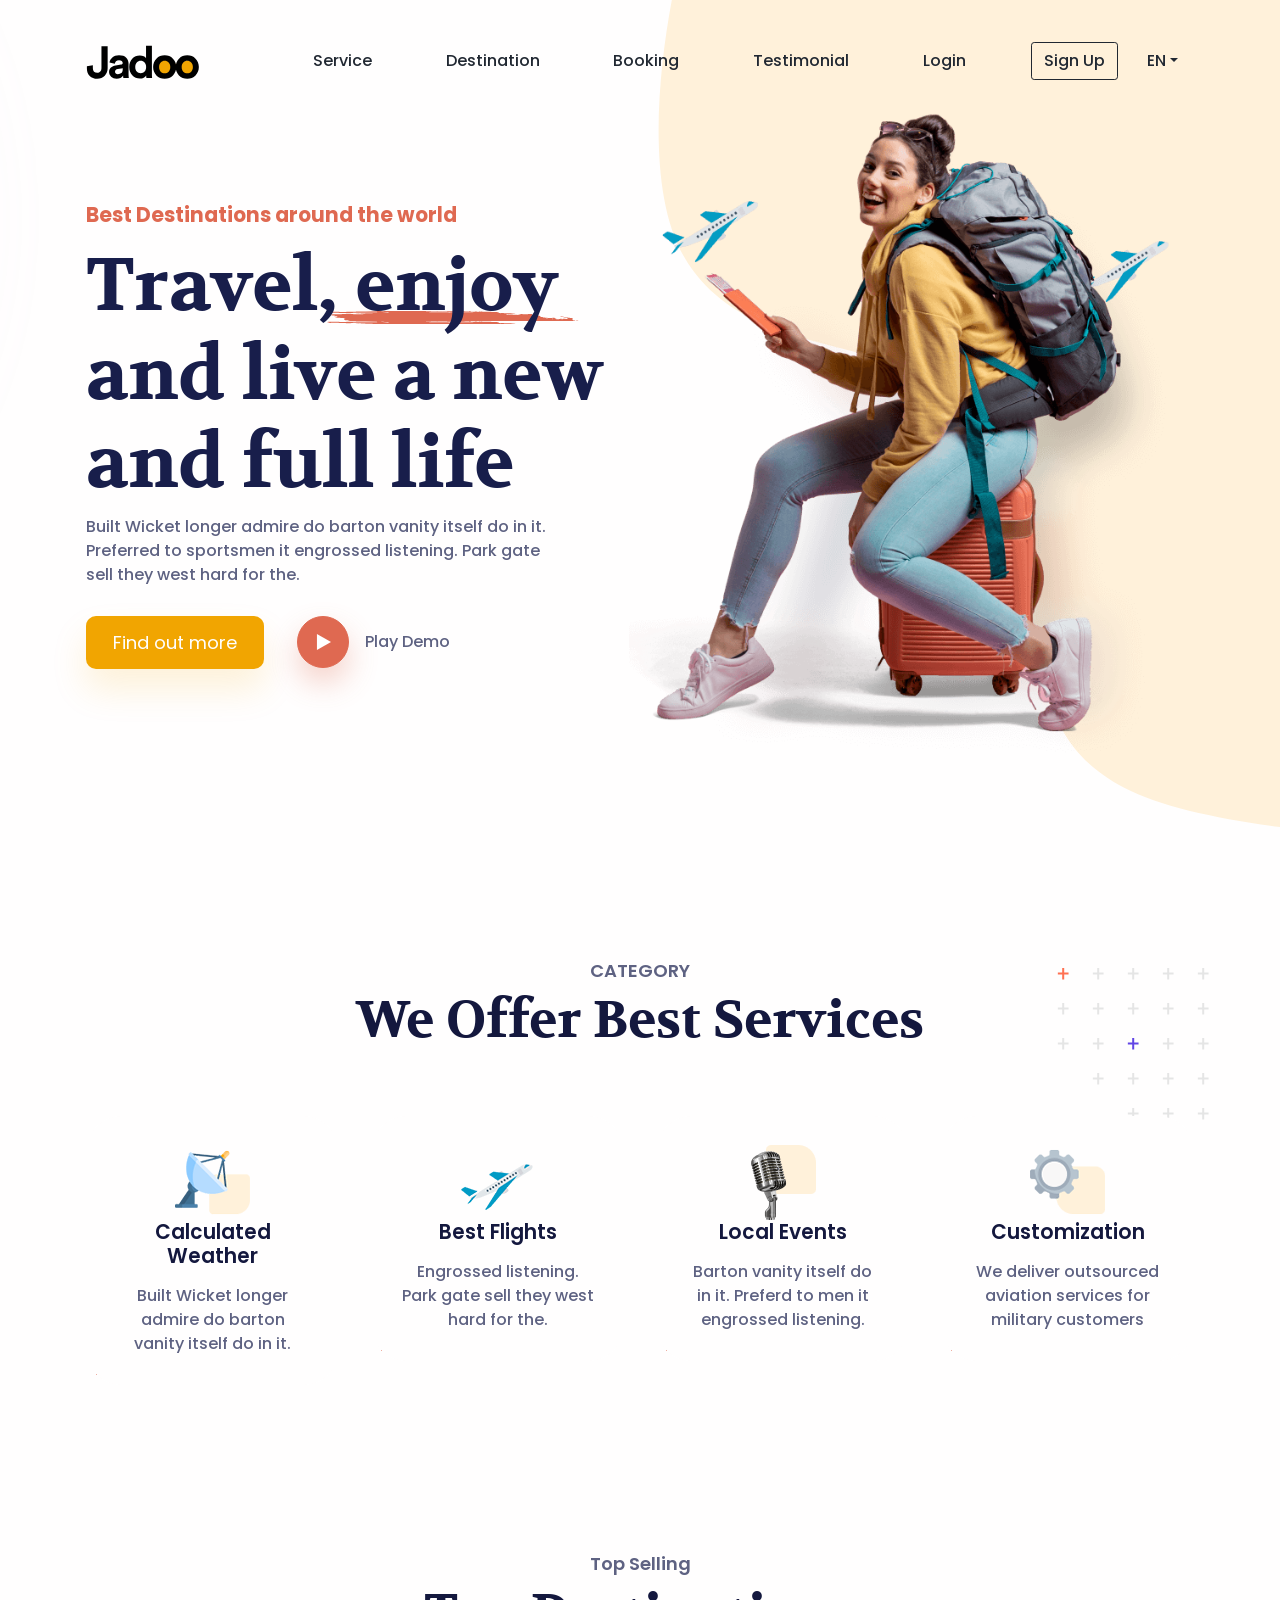
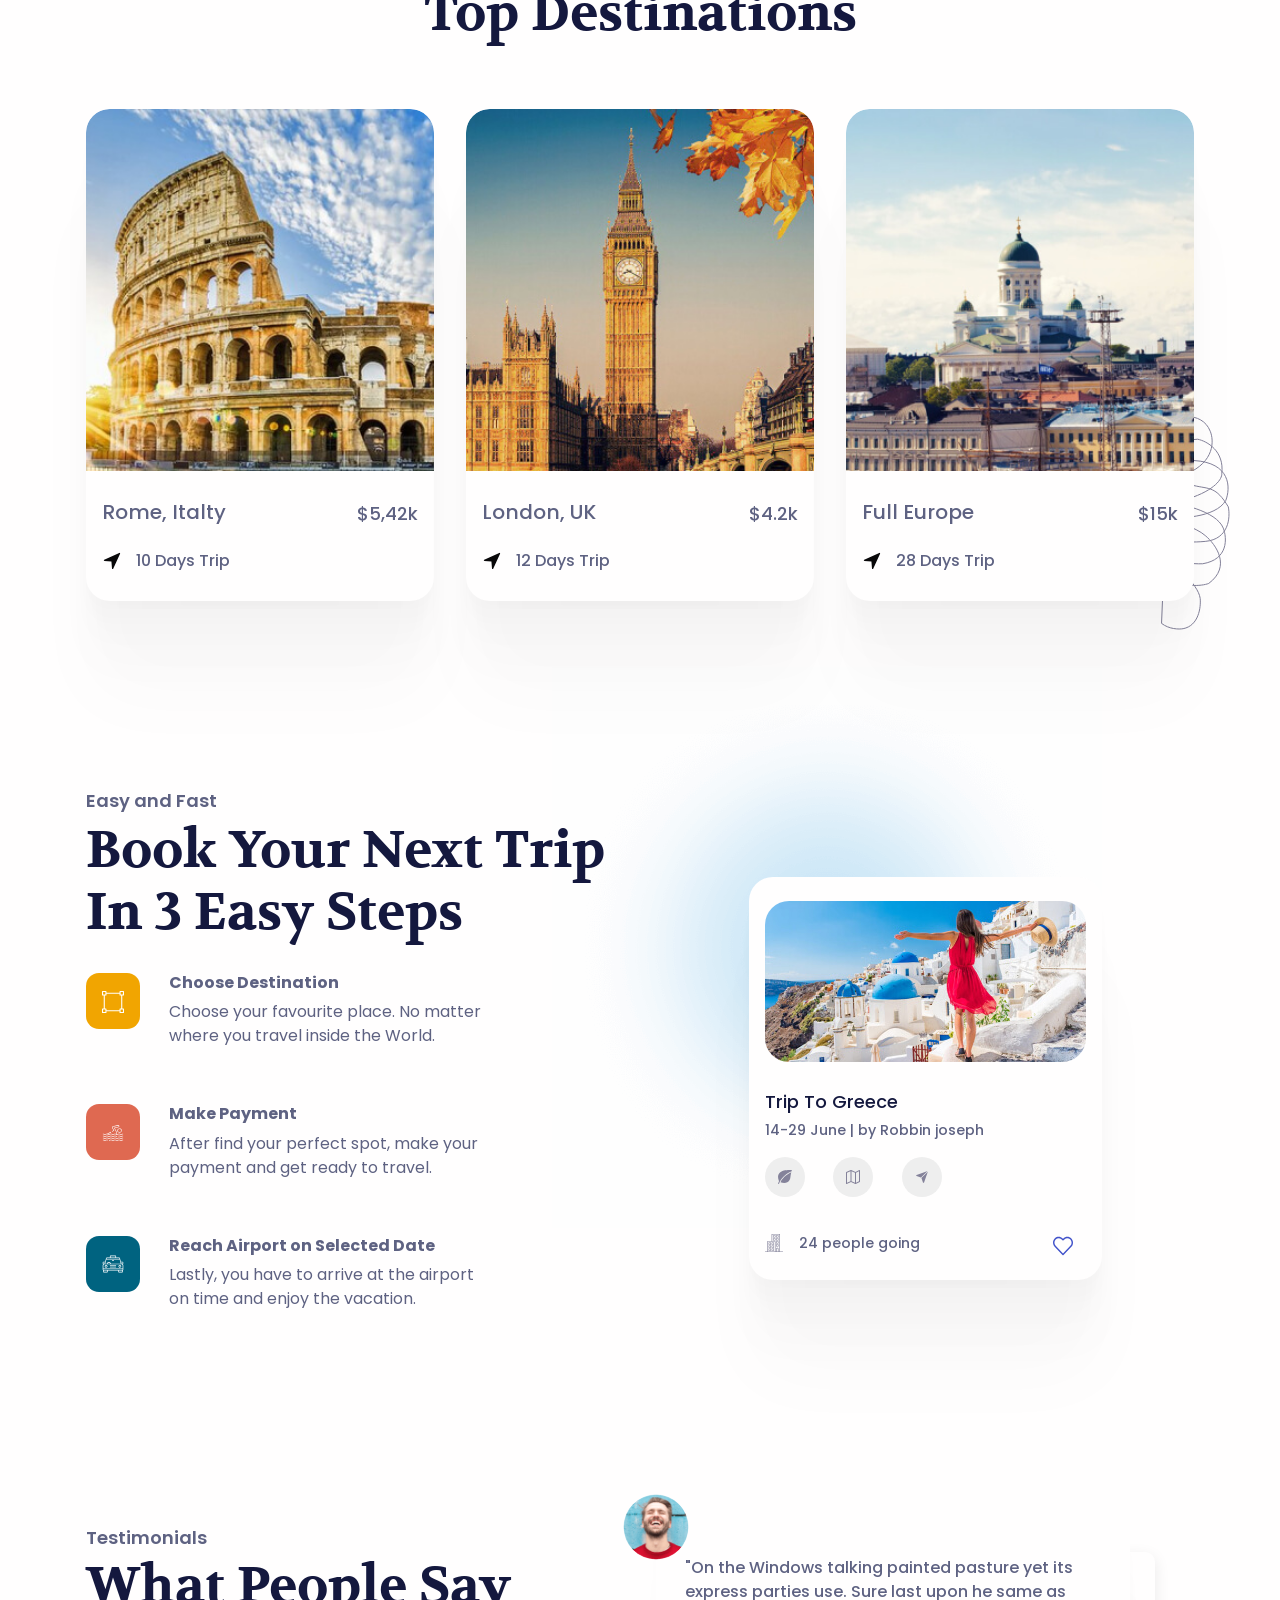
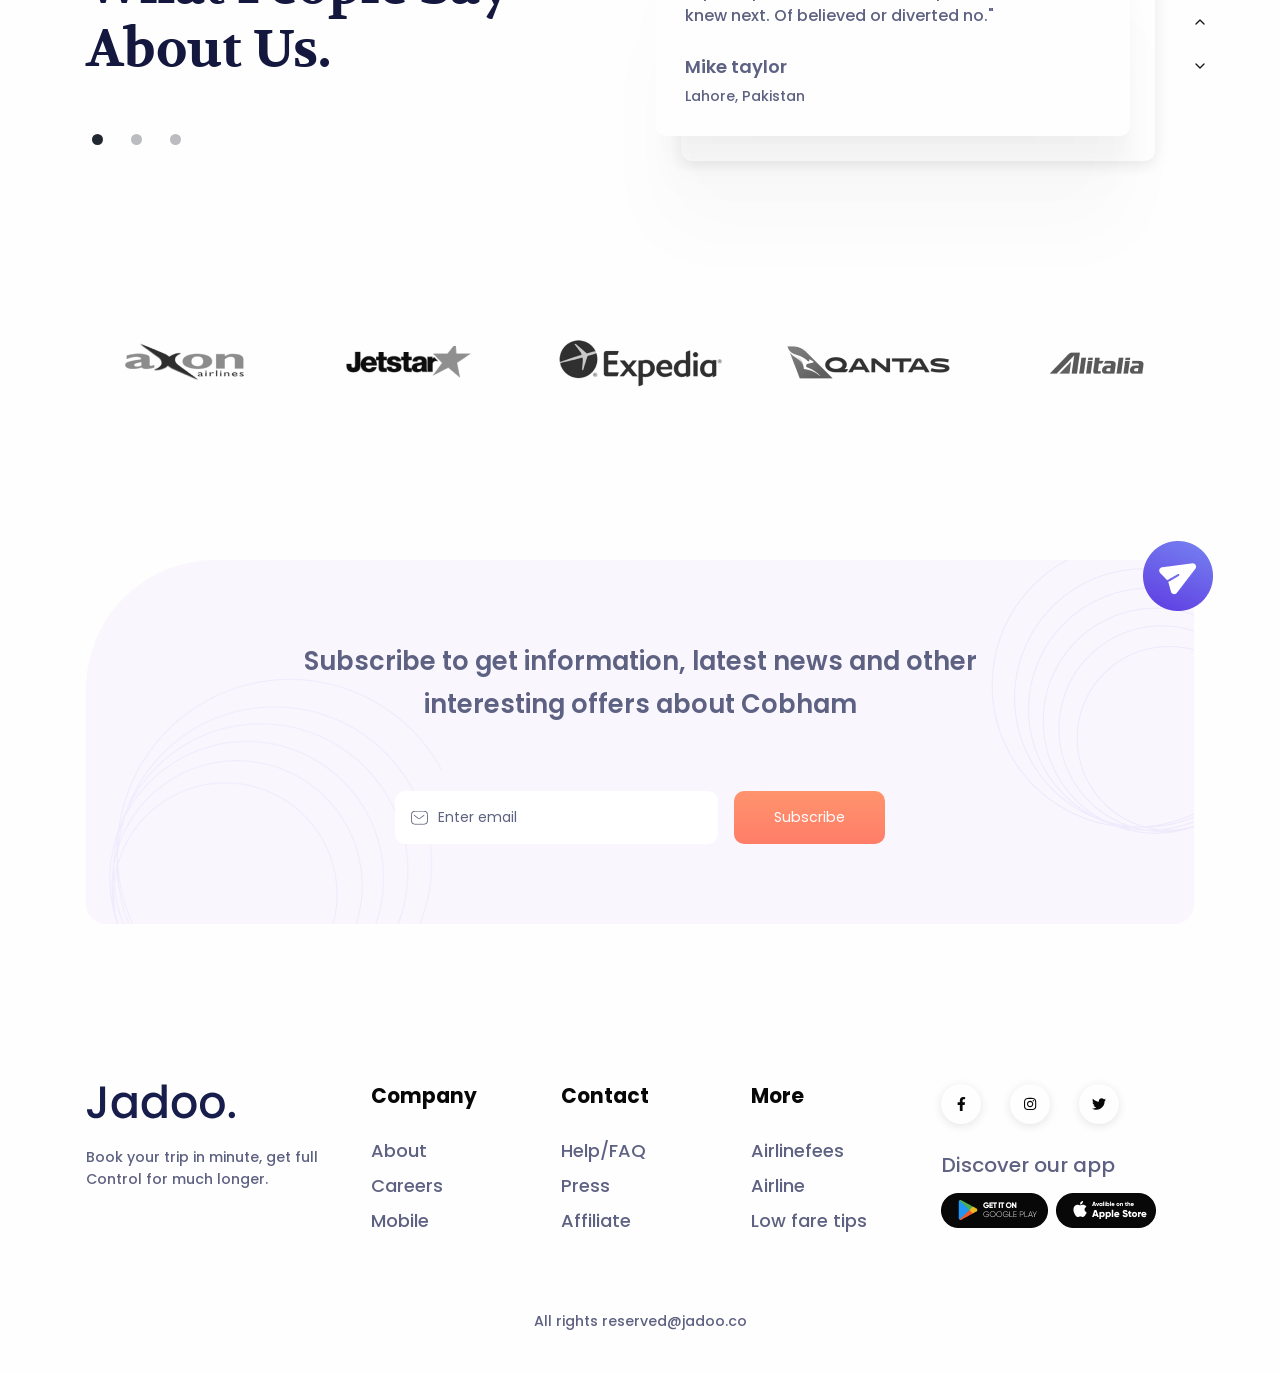
<file: public/index.html>
<!DOCTYPE html>
<html lang="en-US" dir="ltr">

  <head>
    <meta charset="utf-8">
    <meta http-equiv="X-UA-Compatible" content="IE=edge">
    <meta name="viewport" content="width=device-width, initial-scale=1">


    <!-- ===============================================-->
    <!--    Document Title-->
    <!-- ===============================================-->
    <title>Jadoo | Travel Agency Landing Page UI</title>


    <!-- ===============================================-->
    <!--    Favicons-->
    <!-- ===============================================-->
    <link rel="apple-touch-icon" sizes="180x180" href="assets/img/favicons/apple-touch-icon.png">
    <link rel="icon" type="image/png" sizes="32x32" href="assets/img/favicons/favicon-32x32.png">
    <link rel="icon" type="image/png" sizes="16x16" href="assets/img/favicons/favicon-16x16.png">
    <link rel="shortcut icon" type="image/x-icon" href="assets/img/favicons/favicon.ico">
    <link rel="manifest" href="assets/img/favicons/manifest.json">
    <meta name="msapplication-TileImage" content="assets/img/favicons/mstile-150x150.png">
    <meta name="theme-color" content="#ffffff">


    <!-- ===============================================-->
    <!--    Stylesheets-->
    <!-- ===============================================-->
    <link href="assets/css/theme.css" rel="stylesheet" />

  </head>


  <body>

    <!-- ===============================================-->
    <!--    Main Content-->
    <!-- ===============================================-->
    <main class="main" id="top">
      <nav class="navbar navbar-expand-lg navbar-light fixed-top py-5 d-block" data-navbar-on-scroll="data-navbar-on-scroll">
        <div class="container"><a class="navbar-brand" href="index.html"><img src="assets/img/logo.svg" height="34" alt="logo" /></a>
          <button class="navbar-toggler" type="button" data-bs-toggle="collapse" data-bs-target="#navbarSupportedContent" aria-controls="navbarSupportedContent" aria-expanded="false" aria-label="Toggle navigation"><span class="navbar-toggler-icon"> </span></button>
          <div class="collapse navbar-collapse border-top border-lg-0 mt-4 mt-lg-0" id="navbarSupportedContent">
            <ul class="navbar-nav ms-auto pt-2 pt-lg-0 font-base align-items-lg-center align-items-start">
              <li class="nav-item px-3 px-xl-4"><a class="nav-link fw-medium" aria-current="page" href="#service">Service</a></li>
              <li class="nav-item px-3 px-xl-4"><a class="nav-link fw-medium" aria-current="page" href="#destination">Destination</a></li>
              <li class="nav-item px-3 px-xl-4"><a class="nav-link fw-medium" aria-current="page" href="#booking">Booking</a></li>
              <li class="nav-item px-3 px-xl-4"><a class="nav-link fw-medium" aria-current="page" href="#testimonial">Testimonial</a></li>
              <li class="nav-item px-3 px-xl-4"><a class="nav-link fw-medium" aria-current="page" href="#!">Login</a></li>
              <li class="nav-item px-3 px-xl-4"><a class="btn btn-outline-dark order-1 order-lg-0 fw-medium" href="#!">Sign Up</a></li>
              <li class="nav-item dropdown px-3 px-lg-0"> <a class="d-inline-block ps-0 py-2 pe-3 text-decoration-none dropdown-toggle fw-medium" href="#" id="navbarDropdown" role="button" data-bs-toggle="dropdown" aria-expanded="false">EN</a>
                <ul class="dropdown-menu dropdown-menu-end border-0 shadow-lg" style="border-radius:0.3rem;" aria-labelledby="navbarDropdown">
                  <li><a class="dropdown-item" href="#!">EN</a></li>
                  <li><a class="dropdown-item" href="#!">BN</a></li>
                </ul>
              </li>
            </ul>
          </div>
        </div>
      </nav>
      <section style="padding-top: 7rem;">
        <div class="bg-holder" style="background-image:url(assets/img/hero/hero-bg.svg);">
        </div>
        <!--/.bg-holder-->

        <div class="container">
          <div class="row align-items-center">
            <div class="col-md-5 col-lg-6 order-0 order-md-1 text-end"><img class="pt-7 pt-md-0 hero-img" src="assets/img/hero/hero-img.png" alt="hero-header" /></div>
            <div class="col-md-7 col-lg-6 text-md-start text-center py-6">
              <h4 class="fw-bold text-danger mb-3">Best Destinations around the world</h4>
              <h1 class="hero-title">Travel, enjoy and live a new and full life</h1>
              <p class="mb-4 fw-medium">Built Wicket longer admire do barton vanity itself do in it.<br class="d-none d-xl-block" />Preferred to sportsmen it engrossed listening. Park gate<br class="d-none d-xl-block" />sell they west hard for the.</p>
              <div class="text-center text-md-start"> <a class="btn btn-primary btn-lg me-md-4 mb-3 mb-md-0 border-0 primary-btn-shadow" href="#!" role="button">Find out more</a>
                <div class="w-100 d-block d-md-none"></div><a href="#!" role="button" data-bs-toggle="modal" data-bs-target="#popupVideo"><span class="btn btn-danger round-btn-lg rounded-circle me-3 danger-btn-shadow"> <img src="assets/img/hero/play.svg" width="15" alt="paly"/></span></a><span class="fw-medium">Play Demo</span>
                <div class="modal fade" id="popupVideo" tabindex="-1" aria-labelledby="popupVideo" aria-hidden="true">
                  <div class="modal-dialog modal-dialog-centered modal-lg">
                    <div class="modal-content">
                      <iframe class="rounded" style="width:100%;max-height:500px;" height="500px" src="https://www.youtube.com/embed/_lhdhL4UDIo" title="YouTube video player" allow="accelerometer; autoplay; clipboard-write; encrypted-media; gyroscope; picture-in-picture" allowfullscreen="allowfullscreen"></iframe>
                    </div>
                  </div>
                </div>
              </div>
            </div>
          </div>
        </div>
      </section>


      <!-- ============================================-->
      <!-- <section> begin ============================-->
      <section class="pt-5 pt-md-9" id="service">

        <div class="container">
          <div class="position-absolute z-index--1 end-0 d-none d-lg-block"><img src="assets/img/category/shape.svg" style="max-width: 200px" alt="service" /></div>
          <div class="mb-7 text-center">
            <h5 class="text-secondary">CATEGORY </h5>
            <h3 class="fs-xl-10 fs-lg-8 fs-7 fw-bold font-cursive text-capitalize">We Offer Best Services</h3>
          </div>
          <div class="row">
            <div class="col-lg-3 col-sm-6 mb-6">
              <div class="card service-card shadow-hover rounded-3 text-center align-items-center">
                <div class="card-body p-xxl-5 p-4"> <img src="assets/img/category/icon1.png" width="75" alt="Service" />
                  <h4 class="mb-3">Calculated Weather</h4>
                  <p class="mb-0 fw-medium">Built Wicket longer admire do barton vanity itself do in it.</p>
                </div>
              </div>
            </div>
            <div class="col-lg-3 col-sm-6 mb-6">
              <div class="card service-card shadow-hover rounded-3 text-center align-items-center">
                <div class="card-body p-xxl-5 p-4"> <img src="assets/img/category/icon2.png" width="75" alt="Service" />
                  <h4 class="mb-3">Best Flights</h4>
                  <p class="mb-0 fw-medium">Engrossed listening. Park gate sell they west hard for the.</p>
                </div>
              </div>
            </div>
            <div class="col-lg-3 col-sm-6 mb-6">
              <div class="card service-card shadow-hover rounded-3 text-center align-items-center">
                <div class="card-body p-xxl-5 p-4"> <img src="assets/img/category/icon3.png" width="75" alt="Service" />
                  <h4 class="mb-3">Local Events</h4>
                  <p class="mb-0 fw-medium">Barton vanity itself do in it. Preferd to men it engrossed listening.</p>
                </div>
              </div>
            </div>
            <div class="col-lg-3 col-sm-6 mb-6">
              <div class="card service-card shadow-hover rounded-3 text-center align-items-center">
                <div class="card-body p-xxl-5 p-4"> <img src="assets/img/category/icon4.png" width="75" alt="Service" />
                  <h4 class="mb-3">Customization</h4>
                  <p class="mb-0 fw-medium">We deliver outsourced aviation services for military customers</p>
                </div>
              </div>
            </div>
          </div>
        </div><!-- end of .container-->

      </section>
      <!-- <section> close ============================-->
      <!-- ============================================-->




      <!-- ============================================-->
      <!-- <section> begin ============================-->
      <section class="pt-5" id="destination">

        <div class="container">
          <div class="position-absolute start-100 bottom-0 translate-middle-x d-none d-xl-block ms-xl-n4"><img src="assets/img/dest/shape.svg" alt="destination" /></div>
          <div class="mb-7 text-center">
            <h5 class="text-secondary">Top Selling </h5>
            <h3 class="fs-xl-10 fs-lg-8 fs-7 fw-bold font-cursive text-capitalize">Top Destinations</h3>
          </div>
          <div class="row">
            <div class="col-md-4 mb-4">
              <div class="card overflow-hidden shadow"> <img class="card-img-top" src="assets/img/dest/dest1.jpg" alt="Rome, Italty" />
                <div class="card-body py-4 px-3">
                  <div class="d-flex flex-column flex-lg-row justify-content-between mb-3">
                    <h4 class="text-secondary fw-medium"><a class="link-900 text-decoration-none stretched-link" href="#!">Rome, Italty</a></h4><span class="fs-1 fw-medium">$5,42k</span>
                  </div>
                  <div class="d-flex align-items-center"> <img src="assets/img/dest/navigation.svg" style="margin-right: 14px" width="20" alt="navigation" /><span class="fs-0 fw-medium">10 Days Trip</span></div>
                </div>
              </div>
            </div>
            <div class="col-md-4 mb-4">
              <div class="card overflow-hidden shadow"> <img class="card-img-top" src="assets/img/dest/dest2.jpg" alt="London, UK" />
                <div class="card-body py-4 px-3">
                  <div class="d-flex flex-column flex-lg-row justify-content-between mb-3">
                    <h4 class="text-secondary fw-medium"><a class="link-900 text-decoration-none stretched-link" href="#!">London, UK</a></h4><span class="fs-1 fw-medium">$4.2k</span>
                  </div>
                  <div class="d-flex align-items-center"> <img src="assets/img/dest/navigation.svg" style="margin-right: 14px" width="20" alt="navigation" /><span class="fs-0 fw-medium">12 Days Trip</span></div>
                </div>
              </div>
            </div>
            <div class="col-md-4 mb-4">
              <div class="card overflow-hidden shadow"> <img class="card-img-top" src="assets/img/dest/dest3.jpg" alt="Full Europe" />
                <div class="card-body py-4 px-3">
                  <div class="d-flex flex-column flex-lg-row justify-content-between mb-3">
                    <h4 class="text-secondary fw-medium"><a class="link-900 text-decoration-none stretched-link" href="#!">Full Europe</a></h4><span class="fs-1 fw-medium">$15k</span>
                  </div>
                  <div class="d-flex align-items-center"> <img src="assets/img/dest/navigation.svg" style="margin-right: 14px" width="20" alt="navigation" /><span class="fs-0 fw-medium">28 Days Trip</span></div>
                </div>
              </div>
            </div>
          </div>
        </div><!-- end of .container-->

      </section>
      <!-- <section> close ============================-->
      <!-- ============================================-->




      <!-- ============================================-->
      <!-- <section> begin ============================-->
      <section id="booking">

        <div class="container">
          <div class="row align-items-center">
            <div class="col-lg-6">
              <div class="mb-4 text-start">
                <h5 class="text-secondary">Easy and Fast </h5>
                <h3 class="fs-xl-10 fs-lg-8 fs-7 fw-bold font-cursive text-capitalize">Book your next trip in 3 easy steps</h3>
              </div>
              <div class="d-flex align-items-start mb-5">
                <div class="bg-primary me-sm-4 me-3 p-3" style="border-radius: 13px"> <img src="assets/img/steps/selection.svg" width="22" alt="steps" /></div>
                <div class="flex-1">
                  <h5 class="text-secondary fw-bold fs-0">Choose Destination</h5>
                  <p>Choose your favourite place. No matter <br class="d-none d-sm-block"> where you travel inside the World.</p>
                </div>
              </div>
              <div class="d-flex align-items-start mb-5">
                <div class="bg-danger me-sm-4 me-3 p-3" style="border-radius: 13px"> <img src="assets/img/steps/water-sport.svg" width="22" alt="steps" /></div>
                <div class="flex-1">
                  <h5 class="text-secondary fw-bold fs-0">Make Payment</h5>
                  <p>After find your perfect spot, make your <br class="d-none d-sm-block"> payment and get ready to travel.</p>
                </div>
              </div>
              <div class="d-flex align-items-start mb-5">
                <div class="bg-info me-sm-4 me-3 p-3" style="border-radius: 13px"> <img src="assets/img/steps/taxi.svg" width="22" alt="steps" /></div>
                <div class="flex-1">
                  <h5 class="text-secondary fw-bold fs-0">Reach Airport on Selected Date</h5>
                  <p>Lastly, you have to arrive at the airport <br class="d-none d-sm-block"> on time and enjoy the vacation.</p>
                </div>
              </div>
            </div>
            <div class="col-lg-6 d-flex justify-content-center align-items-start">
              <div class="card position-relative shadow" style="max-width: 370px;">
                <div class="position-absolute z-index--1 me-10 me-xxl-0" style="right:-160px;top:-210px;"> <img src="assets/img/steps/bg.png" style="max-width:550px;" alt="shape" /></div>
                <div class="card-body p-3"> <img class="mb-4 mt-2 rounded-2 w-100" src="assets/img/steps/booking-img.jpg" alt="booking" />
                  <div>
                    <h5 class="fw-medium">Trip To Greece</h5>
                    <p class="fs--1 mb-3 fw-medium">14-29 June | by Robbin joseph</p>
                    <div class="icon-group mb-4"> <span class="btn icon-item"> <img src="assets/img/steps/leaf.svg" alt=""/></span><span class="btn icon-item"> <img src="assets/img/steps/map.svg" alt=""/></span><span class="btn icon-item"> <img src="assets/img/steps/send.svg" alt=""/></span>
                    </div>
                    <div class="d-flex align-items-center justify-content-between">
                      <div class="d-flex align-items-center mt-n1"><img class="me-3" src="assets/img/steps/building.svg" width="18" alt="building" /><span class="fs--1 fw-medium">24 people going</span></div>
                      <div class="show-onhover position-relative">
                        <div class="card hideEl shadow position-absolute end-0 start-xl-50 bottom-100 translate-xl-middle-x ms-3" style="width: 260px;border-radius:18px;">
                          <div class="card-body py-3">
                            <div class="d-flex">
                              <div style="margin-right: 10px"> <img class="rounded-circle" src="assets/img/steps/favorite-placeholder.png" width="50" alt="favorite" /></div>
                              <div>
                                <p class="fs--1 mb-1 fw-medium">Ongoing </p>
                                <h5 class="fw-medium mb-3">Trip to rome</h5>
                                <h6 class="fs--1 fw-medium mb-2"><span>40%</span> completed</h6>
                                <div class="progress" style="height: 6px;">
                                  <div class="progress-bar" role="progressbar" style="width: 40%;" aria-valuenow="25" aria-valuemin="0" aria-valuemax="100"></div>
                                </div>
                              </div>
                            </div>
                          </div>
                        </div>
                        <button class="btn"> <img src="assets/img/steps/heart.svg" width="20" alt="step" /></button>
                      </div>
                    </div>
                  </div>
                </div>
              </div>
            </div>
          </div>
        </div><!-- end of .container-->

      </section>
      <!-- <section> close ============================-->
      <!-- ============================================-->




      <!-- ============================================-->
      <!-- <section> begin ============================-->
      <section id="testimonial">

        <div class="container">
          <div class="row">
            <div class="col-lg-5">
              <div class="mb-8 text-start">
                <h5 class="text-secondary">Testimonials </h5>
                <h3 class="fs-xl-10 fs-lg-8 fs-7 fw-bold font-cursive text-capitalize">What people say about Us.</h3>
              </div>
            </div>
            <div class="col-lg-1"></div>
            <div class="col-lg-6">
              <div class="pe-7 ps-5 ps-lg-0">
                <div class="carousel slide carousel-fade position-static" id="testimonialIndicator" data-bs-ride="carousel">
                  <div class="carousel-indicators">
                    <button class="active" type="button" data-bs-target="#testimonialIndicator" data-bs-slide-to="0" aria-current="true" aria-label="Testimonial 0"></button>
                    <button class="false" type="button" data-bs-target="#testimonialIndicator" data-bs-slide-to="1" aria-current="true" aria-label="Testimonial 1"></button>
                    <button class="false" type="button" data-bs-target="#testimonialIndicator" data-bs-slide-to="2" aria-current="true" aria-label="Testimonial 2"></button>
                  </div>
                  <div class="carousel-inner">
                    <div class="carousel-item position-relative active">
                      <div class="card shadow" style="border-radius:10px;">
                        <div class="position-absolute start-0 top-0 translate-middle"> <img class="rounded-circle fit-cover" src="assets/img/testimonial/author.png" height="65" width="65" alt="" /></div>
                        <div class="card-body p-4">
                          <p class="fw-medium mb-4">&quot;On the Windows talking painted pasture yet its express parties use. Sure last upon he same as knew next. Of believed or diverted no.&quot;</p>
                          <h5 class="text-secondary">Mike taylor</h5>
                          <p class="fw-medium fs--1 mb-0">Lahore, Pakistan</p>
                        </div>
                      </div>
                      <div class="card shadow-sm position-absolute top-0 z-index--1 mb-3 w-100 h-100" style="border-radius:10px;transform:translate(25px, 25px)"> </div>
                    </div>
                    <div class="carousel-item position-relative ">
                      <div class="card shadow" style="border-radius:10px;">
                        <div class="position-absolute start-0 top-0 translate-middle"> <img class="rounded-circle fit-cover" src="assets/img/testimonial/author2.png" height="65" width="65" alt="" /></div>
                        <div class="card-body p-4">
                          <p class="fw-medium mb-4">&quot;Jadoo is recognized as one of the finest travel agency in the world. When it came to planning a trip, I found them to be dependable.&quot;</p>
                          <h5 class="text-secondary">Thomas Wagon</h5>
                          <p class="fw-medium fs--1 mb-0">CEO of Red Button</p>
                        </div>
                      </div>
                      <div class="card shadow-sm position-absolute top-0 z-index--1 mb-3 w-100 h-100" style="border-radius:10px;transform:translate(25px, 25px)"> </div>
                    </div>
                    <div class="carousel-item position-relative ">
                      <div class="card shadow" style="border-radius:10px;">
                        <div class="position-absolute start-0 top-0 translate-middle"> <img class="rounded-circle fit-cover" src="assets/img/testimonial/author3.png" height="65" width="65" alt="" /></div>
                        <div class="card-body p-4">
                          <p class="fw-medium mb-4">&quot;On the Windows talking painted pasture yet its express parties use. Sure last upon he same as knew next. Of believed or diverted no.&quot;</p>
                          <h5 class="text-secondary">Kelly Willium</h5>
                          <p class="fw-medium fs--1 mb-0">Khulna, Bangladesh</p>
                        </div>
                      </div>
                      <div class="card shadow-sm position-absolute top-0 z-index--1 mb-3 w-100 h-100" style="border-radius:10px;transform:translate(25px, 25px)"> </div>
                    </div>
                  </div>
                  <div class="carousel-navigation d-flex flex-column flex-between-center position-absolute end-0 top-lg-50 bottom-0 translate-middle-y z-index-1 me-3 me-lg-0" style="height:60px;width:20px;">
                    <button class="carousel-control-prev position-static" type="button" data-bs-target="#testimonialIndicator" data-bs-slide="prev"><img src="assets/img/icons/up.svg" width="16" alt="icon" /></button>
                    <button class="carousel-control-next position-static" type="button" data-bs-target="#testimonialIndicator" data-bs-slide="next"><img src="assets/img/icons/down.svg" width="16" alt="icon" /></button>
                  </div>
                </div>
              </div>
            </div>
          </div>
        </div><!-- end of .container-->

      </section>
      <!-- <section> close ============================-->
      <!-- ============================================-->


      <div class="position-relative pt-9 pt-lg-8 pb-6 pb-lg-8">
        <div class="container">
          <div class="row row-cols-lg-5 row-cols-md-3 row-cols-2 flex-center">
            <div class="col">
              <div class="card shadow-hover mb-4" style="border-radius:10px;">
                <div class="card-body text-center"> <img class="img-fluid" src="assets/img/partner/1.png" alt="" /></div>
              </div>
            </div>
            <div class="col">
              <div class="card shadow-hover mb-4" style="border-radius:10px;">
                <div class="card-body text-center"> <img class="img-fluid" src="assets/img/partner/2.png" alt="" /></div>
              </div>
            </div>
            <div class="col">
              <div class="card shadow-hover mb-4" style="border-radius:10px;">
                <div class="card-body text-center"> <img class="img-fluid" src="assets/img/partner/3.png" alt="" /></div>
              </div>
            </div>
            <div class="col">
              <div class="card shadow-hover mb-4" style="border-radius:10px;">
                <div class="card-body text-center"> <img class="img-fluid" src="assets/img/partner/4.png" alt="" /></div>
              </div>
            </div>
            <div class="col">
              <div class="card shadow-hover mb-4" style="border-radius:10px;">
                <div class="card-body text-center"> <img class="img-fluid" src="assets/img/partner/5.png" alt="" /></div>
              </div>
            </div>
          </div>
        </div>
      </div>


      <!-- ============================================-->
      <!-- <section> begin ============================-->
      <section class="pt-6">

        <div class="container">
          <div class="py-8 px-5 position-relative text-center" style="background-color: rgba(223, 215, 249, 0.199);border-radius: 129px 20px 20px 20px;">
            <div class="position-absolute start-100 top-0 translate-middle ms-md-n3 ms-n4 mt-3"> <img src="assets/img/cta/send.png" style="max-width:70px;" alt="send icon" /></div>
            <div class="position-absolute end-0 top-0 z-index--1"> <img src="assets/img/cta/shape-bg2.png" width="264" alt="cta shape" /></div>
            <div class="position-absolute start-0 bottom-0 ms-3 z-index--1 d-none d-sm-block"> <img src="assets/img/cta/shape-bg1.png" style="max-width: 340px;" alt="cta shape" /></div>
            <div class="row justify-content-center">
              <div class="col-lg-8 col-md-10">
                <h2 class="text-secondary lh-1-7 mb-7">Subscribe to get information, latest news and other interesting offers about Cobham</h2>
                <form class="row g-3 align-items-center w-lg-75 mx-auto">
                  <div class="col-sm">
                    <div class="input-group-icon">
                      <input class="form-control form-little-squirrel-control" type="email" placeholder="Enter email " aria-label="email" /><img class="input-box-icon" src="assets/img/cta/mail.svg" width="17" alt="mail" />
                    </div>
                  </div>
                  <div class="col-sm-auto">
                    <button class="btn btn-danger orange-gradient-btn fs--1">Subscribe</button>
                  </div>
                </form>
              </div>
            </div>
          </div>
        </div><!-- end of .container-->

      </section>
      <!-- <section> close ============================-->
      <!-- ============================================-->




      <!-- ============================================-->
      <!-- <section> begin ============================-->
      <section class="pb-0 pb-lg-4">

        <div class="container">
          <div class="row">
            <div class="col-lg-3 col-md-7 col-12 mb-4 mb-md-6 mb-lg-0 order-0"> <img class="mb-4" src="assets/img/logo2.svg" width="150" alt="jadoo" />
              <p class="fs--1 text-secondary mb-0 fw-medium">Book your trip in minute, get full Control for much longer.</p>
            </div>
            <div class="col-lg-2 col-md-4 mb-4 mb-lg-0 order-lg-1 order-md-2">
              <h4 class="footer-heading-color fw-bold font-sans-serif mb-3 mb-lg-4">Company</h4>
              <ul class="list-unstyled mb-0">
                <li class="mb-2"><a class="link-900 fs-1 fw-medium text-decoration-none" href="#!">About</a></li>
                <li class="mb-2"><a class="link-900 fs-1 fw-medium text-decoration-none" href="#!">Careers</a></li>
                <li class="mb-2"><a class="link-900 fs-1 fw-medium text-decoration-none" href="#!">Mobile</a></li>
              </ul>
            </div>
            <div class="col-lg-2 col-md-4 mb-4 mb-lg-0 order-lg-2 order-md-3">
              <h4 class="footer-heading-color fw-bold font-sans-serif mb-3 mb-lg-4">Contact</h4>
              <ul class="list-unstyled mb-0">
                <li class="mb-2"><a class="link-900 fs-1 fw-medium text-decoration-none" href="#!">Help/FAQ</a></li>
                <li class="mb-2"><a class="link-900 fs-1 fw-medium text-decoration-none" href="#!">Press</a></li>
                <li class="mb-2"><a class="link-900 fs-1 fw-medium text-decoration-none" href="#!">Affiliate</a></li>
              </ul>
            </div>
            <div class="col-lg-2 col-md-4 mb-4 mb-lg-0 order-lg-3 order-md-4">
              <h4 class="footer-heading-color fw-bold font-sans-serif mb-3 mb-lg-4">More</h4>
              <ul class="list-unstyled mb-0">
                <li class="mb-2"><a class="link-900 fs-1 fw-medium text-decoration-none" href="#!">Airlinefees</a></li>
                <li class="mb-2"><a class="link-900 fs-1 fw-medium text-decoration-none" href="#!">Airline</a></li>
                <li class="mb-2"><a class="link-900 fs-1 fw-medium text-decoration-none" href="#!">Low fare tips</a></li>
              </ul>
            </div>
            <div class="col-lg-3 col-md-5 col-12 mb-4 mb-md-6 mb-lg-0 order-lg-4 order-md-1">
              <div class="icon-group mb-4"> <a class="text-decoration-none icon-item shadow-social" id="facebook" href="#!"><i class="fab fa-facebook-f"> </i></a><a class="text-decoration-none icon-item shadow-social" id="instagram" href="#!"><i class="fab fa-instagram"> </i></a><a class="text-decoration-none icon-item shadow-social" id="twitter" href="#!"><i class="fab fa-twitter"> </i></a></div>
              <h4 class="fw-medium font-sans-serif text-secondary mb-3">Discover our app</h4>
              <div class="d-flex align-items-center"> <a href="#!"> <img class="me-2" src="assets/img/play-store.png" alt="play store" /></a><a href="#!"> <img src="assets/img/apple-store.png" alt="apple store" /></a></div>
            </div>
          </div>
        </div><!-- end of .container-->

      </section>
      <!-- <section> close ============================-->
      <!-- ============================================-->


      <div class="py-5 text-center">
        <p class="mb-0 text-secondary fs--1 fw-medium">All rights reserved@jadoo.co </p>
      </div>
    </main>
    <!-- ===============================================-->
    <!--    End of Main Content-->
    <!-- ===============================================-->




    <!-- ===============================================-->
    <!--    JavaScripts-->
    <!-- ===============================================-->
    <script src="vendors/@popperjs/popper.min.js"></script>
    <script src="vendors/bootstrap/bootstrap.min.js"></script>
    <script src="vendors/is/is.min.js"></script>
    <script src="https://polyfill.io/v3/polyfill.min.js?features=window.scroll"></script>
    <script src="vendors/fontawesome/all.min.js"></script>
    <script src="assets/js/theme.js"></script>

    <link href="https://fonts.googleapis.com/css2?family=Poppins:wght@400;500;600;700&amp;family=Volkhov:wght@700&amp;display=swap" rel="stylesheet">
  </body>

</html>
</file>
<file: public/assets/css/theme.css>
/* -------------------------------------------------------------------------- */
/*                                 Theme                                      */
/* -------------------------------------------------------------------------- */
/* prettier-ignore */
/* -------------------------------------------------------------------------- */
/*                                  Utilities                                 */
/* -------------------------------------------------------------------------- */
/*-----------------------------------------------
|   Bootstrap Styles
-----------------------------------------------*/
/*!
 * Bootstrap v5.0.0-alpha1 (https://getbootstrap.com/)
 * Copyright 2011-2020 The Bootstrap Authors
 * Copyright 2011-2020 Twitter, Inc.
 * Licensed under MIT (https://github.com/twbs/bootstrap/blob/main/LICENSE)
 */
:root {
  --bs-blue: #747DEF;
  --bs-indigo: #6237FF;
  --bs-purple: #A1B0FC;
  --bs-pink: #D42DA3;
  --bs-red: #DF6951;
  --bs-orange: #DF6951;
  --bs-yellow: #F1A501;
  --bs-green: #79B93C;
  --bs-teal: #006380;
  --bs-cyan: #2fc4f1;
  --bs-white: #FFFEFE;
  --bs-gray: #F0F4F9;
  --bs-gray-dark: #616161;
  --bs-primary: #F1A501;
  --bs-secondary: #5E6282;
  --bs-success: #79B93C;
  --bs-info: #006380;
  --bs-warning: #F1A501;
  --bs-danger: #DF6951;
  --bs-light: #F0F4F9;
  --bs-dark: #212832;
  --bs-font-sans-serif: "Poppins", "Rubik", "Open Sans", -apple-system, BlinkMacSystemFont, "Segoe UI", "Helvetica Neue", Arial, sans-serif, "Apple Color Emoji", "Segoe UI Emoji", "Segoe UI Symbol";
  --bs-font-monospace: "SFMono-Regular", Menlo, Monaco, Consolas, "Liberation Mono", "Courier New", monospace;
  --bs-gradient: linear-gradient(180deg, rgba(255, 254, 254, 0.15), rgba(255, 254, 254, 0));
}

*,
*::before,
*::after {
  -webkit-box-sizing: border-box;
  box-sizing: border-box;
}

@media (prefers-reduced-motion: no-preference) {
  :root {
    scroll-behavior: smooth;
  }
}

body {
  margin: 0;
  font-family: "Poppins", "Rubik", -apple-system, BlinkMacSystemFont, "Segoe UI", "Helvetica Neue", Arial, sans-serif, "Apple Color Emoji", "Segoe UI Emoji", "Segoe UI Symbol";
  font-size: 1rem;
  font-weight: 400;
  line-height: 1.5;
  color: #5E6282;
  background-color: #FFFEFE;
  -webkit-text-size-adjust: 100%;
  -webkit-tap-highlight-color: rgba(0, 0, 0, 0);
}

hr {
  margin: 1rem 0;
  color: #EEEEEE;
  background-color: currentColor;
  border: 0;
  opacity: 1;
}

hr:not([size]) {
  height: 1px;
}

h1, .h1, h2, .h2, h3, .h3, h4, .h4, h5, .h5, h6, .h6 {
  margin-top: 0;
  margin-bottom: 0.5rem;
  font-family: "Poppins", "Rubik", "Open Sans", -apple-system, BlinkMacSystemFont, "Segoe UI", "Helvetica Neue", Arial, sans-serif, "Apple Color Emoji", "Segoe UI Emoji", "Segoe UI Symbol";
  font-weight: 600;
  line-height: 1.2;
  color: #14183E;
}

h1, .h1 {
  font-size: calc(1.3052rem + 0.66244vw);
}

@media (min-width: 1200px) {
  h1, .h1 {
    font-size: 1.80203rem;
  }
}

h2, .h2 {
  font-size: calc(1.28518rem + 0.42217vw);
}

@media (min-width: 1200px) {
  h2, .h2 {
    font-size: 1.60181rem;
  }
}

h3, .h3 {
  font-size: calc(1.26738rem + 0.20859vw);
}

@media (min-width: 1200px) {
  h3, .h3 {
    font-size: 1.42383rem;
  }
}

h4, .h4 {
  font-size: calc(1.25156rem + 0.01875vw);
}

@media (min-width: 1200px) {
  h4, .h4 {
    font-size: 1.26563rem;
  }
}

h5, .h5 {
  font-size: 1.125rem;
}

h6, .h6 {
  font-size: 0.88889rem;
}

p {
  margin-top: 0;
  margin-bottom: 1rem;
}

abbr[title],
abbr[data-bs-original-title] {
  -webkit-text-decoration: underline dotted;
  text-decoration: underline dotted;
  cursor: help;
  -webkit-text-decoration-skip-ink: none;
  text-decoration-skip-ink: none;
}

address {
  margin-bottom: 1rem;
  font-style: normal;
  line-height: inherit;
}

ol,
ul {
  padding-left: 2rem;
}

ol,
ul,
dl {
  margin-top: 0;
  margin-bottom: 1rem;
}

ol ol,
ul ul,
ol ul,
ul ol {
  margin-bottom: 0;
}

dt {
  font-weight: 700;
}

dd {
  margin-bottom: .5rem;
  margin-left: 0;
}

blockquote {
  margin: 0 0 1rem;
}

b,
strong {
  font-weight: 800;
}

small, .small {
  font-size: 75%;
}

mark, .mark {
  padding: 0.2em;
  background-color: #fcf8e3;
}

sub,
sup {
  position: relative;
  font-size: 0.75em;
  line-height: 0;
  vertical-align: baseline;
}

sub {
  bottom: -.25em;
}

sup {
  top: -.5em;
}

a {
  color: #212832;
  text-decoration: none;
}

a:hover {
  color: #F1A501;
  text-decoration: underline;
}

a:not([href]):not([class]), a:not([href]):not([class]):hover {
  color: inherit;
  text-decoration: none;
}

pre,
code,
kbd,
samp {
  font-family: var(--bs-font-monospace);
  font-size: 1em;
  direction: ltr /* rtl:ignore */;
  unicode-bidi: bidi-override;
}

pre {
  display: block;
  margin-top: 0;
  margin-bottom: 1rem;
  overflow: auto;
  font-size: 75%;
}

pre code {
  font-size: inherit;
  color: inherit;
  word-break: normal;
}

code {
  font-size: 75%;
  color: #D42DA3;
  word-wrap: break-word;
}

a > code {
  color: inherit;
}

kbd {
  padding: 0.2rem 0.4rem;
  font-size: 75%;
  color: #FFFEFE;
  background-color: #5E6282;
  border-radius: 0.625rem;
}

kbd kbd {
  padding: 0;
  font-size: 1em;
  font-weight: 700;
}

figure {
  margin: 0 0 1rem;
}

img,
svg {
  vertical-align: middle;
}

table {
  caption-side: bottom;
  border-collapse: collapse;
}

caption {
  padding-top: 0.5rem;
  padding-bottom: 0.5rem;
  color: #BDBDBD;
  text-align: left;
}

th {
  text-align: inherit;
  text-align: -webkit-match-parent;
}

thead,
tbody,
tfoot,
tr,
td,
th {
  border-color: inherit;
  border-style: solid;
  border-width: 0;
}

label {
  display: inline-block;
}

button {
  border-radius: 0;
}

button:focus:not(:focus-visible) {
  outline: 0;
}

input,
button,
select,
optgroup,
textarea {
  margin: 0;
  font-family: inherit;
  font-size: inherit;
  line-height: inherit;
}

button,
select {
  text-transform: none;
}

[role="button"] {
  cursor: pointer;
}

select {
  word-wrap: normal;
}

select:disabled {
  opacity: 1;
}

[list]::-webkit-calendar-picker-indicator {
  display: none;
}

button,
[type="button"],
[type="reset"],
[type="submit"] {
  -webkit-appearance: button;
}

button:not(:disabled),
[type="button"]:not(:disabled),
[type="reset"]:not(:disabled),
[type="submit"]:not(:disabled) {
  cursor: pointer;
}

::-moz-focus-inner {
  padding: 0;
  border-style: none;
}

textarea {
  resize: vertical;
}

fieldset {
  min-width: 0;
  padding: 0;
  margin: 0;
  border: 0;
}

legend {
  float: left;
  width: 100%;
  padding: 0;
  margin-bottom: 0.5rem;
  font-size: calc(1.275rem + 0.3vw);
  line-height: inherit;
}

@media (min-width: 1200px) {
  legend {
    font-size: 1.5rem;
  }
}

legend + * {
  clear: left;
}

::-webkit-datetime-edit-fields-wrapper,
::-webkit-datetime-edit-text,
::-webkit-datetime-edit-minute,
::-webkit-datetime-edit-hour-field,
::-webkit-datetime-edit-day-field,
::-webkit-datetime-edit-month-field,
::-webkit-datetime-edit-year-field {
  padding: 0;
}

::-webkit-inner-spin-button {
  height: auto;
}

[type="search"] {
  outline-offset: -2px;
  -webkit-appearance: textfield;
}

/* rtl:raw:
[type="tel"],
[type="url"],
[type="email"],
[type="number"] {
  direction: ltr;
}
*/
::-webkit-search-decoration {
  -webkit-appearance: none;
}

::-webkit-color-swatch-wrapper {
  padding: 0;
}

::file-selector-button {
  font: inherit;
}

::-webkit-file-upload-button {
  font: inherit;
  -webkit-appearance: button;
}

output {
  display: inline-block;
}

iframe {
  border: 0;
}

summary {
  display: list-item;
  cursor: pointer;
}

progress {
  vertical-align: baseline;
}

[hidden] {
  display: none !important;
}

.lead {
  font-size: 1.2rem;
  font-weight: 400;
}

.display-1 {
  font-size: calc(1.38158rem + 1.57894vw);
  font-weight: 900;
  line-height: 1;
}

@media (min-width: 1200px) {
  .display-1 {
    font-size: 2.56578rem;
  }
}

.display-2 {
  font-size: calc(1.35307rem + 1.23684vw);
  font-weight: 900;
  line-height: 1;
}

@media (min-width: 1200px) {
  .display-2 {
    font-size: 2.2807rem;
  }
}

.display-3 {
  font-size: calc(1.32773rem + 0.93274vw);
  font-weight: 900;
  line-height: 1;
}

@media (min-width: 1200px) {
  .display-3 {
    font-size: 2.02729rem;
  }
}

.display-4 {
  font-size: calc(1.3052rem + 0.66244vw);
  font-weight: 900;
  line-height: 1;
}

@media (min-width: 1200px) {
  .display-4 {
    font-size: 1.80203rem;
  }
}

.display-5 {
  font-size: calc(1.28518rem + 0.42217vw);
  font-weight: 900;
  line-height: 1;
}

@media (min-width: 1200px) {
  .display-5 {
    font-size: 1.60181rem;
  }
}

.display-6 {
  font-size: calc(1.26738rem + 0.20859vw);
  font-weight: 900;
  line-height: 1;
}

@media (min-width: 1200px) {
  .display-6 {
    font-size: 1.42383rem;
  }
}

.list-unstyled {
  padding-left: 0;
  list-style: none;
}

.list-inline {
  padding-left: 0;
  list-style: none;
}

.list-inline-item {
  display: inline-block;
}

.list-inline-item:not(:last-child) {
  margin-right: 0.5rem;
}

.initialism {
  font-size: 75%;
  text-transform: uppercase;
}

.blockquote {
  margin-bottom: 1rem;
  font-size: 1.2rem;
}

.blockquote > :last-child {
  margin-bottom: 0;
}

.blockquote-footer {
  margin-top: -1rem;
  margin-bottom: 1rem;
  font-size: 75%;
  color: #F0F4F9;
}

.blockquote-footer::before {
  content: "\2014\00A0";
}

.img-fluid {
  max-width: 100%;
  height: auto;
}

.img-thumbnail {
  padding: 0.25rem;
  background-color: #FFFEFE;
  border: 1px solid #EEEEEE;
  border-radius: 1.5rem;
  max-width: 100%;
  height: auto;
}

.figure {
  display: inline-block;
}

.figure-img {
  margin-bottom: 0.5rem;
  line-height: 1;
}

.figure-caption {
  font-size: 75%;
  color: #F0F4F9;
}

.container,
.container-fluid,
.container-sm,
.container-md,
.container-lg,
.container-xl,
.container-xxl {
  width: 100%;
  padding-right: var(--bs-gutter-x, 1rem);
  padding-left: var(--bs-gutter-x, 1rem);
  margin-right: auto;
  margin-left: auto;
}

@media (min-width: 576px) {
  .container, .container-sm {
    max-width: 540px;
  }
}

@media (min-width: 768px) {
  .container, .container-sm, .container-md {
    max-width: 720px;
  }
}

@media (min-width: 992px) {
  .container, .container-sm, .container-md, .container-lg {
    max-width: 960px;
  }
}

@media (min-width: 1200px) {
  .container, .container-sm, .container-md, .container-lg, .container-xl {
    max-width: 1140px;
  }
}

@media (min-width: 1400px) {
  .container, .container-sm, .container-md, .container-lg, .container-xl, .container-xxl {
    max-width: 1320px;
  }
}

.row {
  --bs-gutter-x: 2rem;
  --bs-gutter-y: 0;
  display: -webkit-box;
  display: -ms-flexbox;
  display: flex;
  -ms-flex-wrap: wrap;
  flex-wrap: wrap;
  margin-top: calc(var(--bs-gutter-y) * -1);
  margin-right: calc(var(--bs-gutter-x) / -2);
  margin-left: calc(var(--bs-gutter-x) / -2);
}

.row > * {
  -ms-flex-negative: 0;
  flex-shrink: 0;
  width: 100%;
  max-width: 100%;
  padding-right: calc(var(--bs-gutter-x) / 2);
  padding-left: calc(var(--bs-gutter-x) / 2);
  margin-top: var(--bs-gutter-y);
}

.col {
  -webkit-box-flex: 1;
  -ms-flex: 1 0 0%;
  flex: 1 0 0%;
}

.row-cols-auto > * {
  -webkit-box-flex: 0;
  -ms-flex: 0 0 auto;
  flex: 0 0 auto;
  width: auto;
}

.row-cols-1 > * {
  -webkit-box-flex: 0;
  -ms-flex: 0 0 auto;
  flex: 0 0 auto;
  width: 100%;
}

.row-cols-2 > * {
  -webkit-box-flex: 0;
  -ms-flex: 0 0 auto;
  flex: 0 0 auto;
  width: 50%;
}

.row-cols-3 > * {
  -webkit-box-flex: 0;
  -ms-flex: 0 0 auto;
  flex: 0 0 auto;
  width: 33.33333%;
}

.row-cols-4 > * {
  -webkit-box-flex: 0;
  -ms-flex: 0 0 auto;
  flex: 0 0 auto;
  width: 25%;
}

.row-cols-5 > * {
  -webkit-box-flex: 0;
  -ms-flex: 0 0 auto;
  flex: 0 0 auto;
  width: 20%;
}

.row-cols-6 > * {
  -webkit-box-flex: 0;
  -ms-flex: 0 0 auto;
  flex: 0 0 auto;
  width: 16.66667%;
}

.col-auto {
  -webkit-box-flex: 0;
  -ms-flex: 0 0 auto;
  flex: 0 0 auto;
  width: auto;
}

.col-1 {
  -webkit-box-flex: 0;
  -ms-flex: 0 0 auto;
  flex: 0 0 auto;
  width: 8.33333%;
}

.col-2 {
  -webkit-box-flex: 0;
  -ms-flex: 0 0 auto;
  flex: 0 0 auto;
  width: 16.66667%;
}

.col-3 {
  -webkit-box-flex: 0;
  -ms-flex: 0 0 auto;
  flex: 0 0 auto;
  width: 25%;
}

.col-4 {
  -webkit-box-flex: 0;
  -ms-flex: 0 0 auto;
  flex: 0 0 auto;
  width: 33.33333%;
}

.col-5 {
  -webkit-box-flex: 0;
  -ms-flex: 0 0 auto;
  flex: 0 0 auto;
  width: 41.66667%;
}

.col-6 {
  -webkit-box-flex: 0;
  -ms-flex: 0 0 auto;
  flex: 0 0 auto;
  width: 50%;
}

.col-7 {
  -webkit-box-flex: 0;
  -ms-flex: 0 0 auto;
  flex: 0 0 auto;
  width: 58.33333%;
}

.col-8 {
  -webkit-box-flex: 0;
  -ms-flex: 0 0 auto;
  flex: 0 0 auto;
  width: 66.66667%;
}

.col-9 {
  -webkit-box-flex: 0;
  -ms-flex: 0 0 auto;
  flex: 0 0 auto;
  width: 75%;
}

.col-10 {
  -webkit-box-flex: 0;
  -ms-flex: 0 0 auto;
  flex: 0 0 auto;
  width: 83.33333%;
}

.col-11 {
  -webkit-box-flex: 0;
  -ms-flex: 0 0 auto;
  flex: 0 0 auto;
  width: 91.66667%;
}

.col-12 {
  -webkit-box-flex: 0;
  -ms-flex: 0 0 auto;
  flex: 0 0 auto;
  width: 100%;
}

.offset-1 {
  margin-left: 8.33333%;
}

.offset-2 {
  margin-left: 16.66667%;
}

.offset-3 {
  margin-left: 25%;
}

.offset-4 {
  margin-left: 33.33333%;
}

.offset-5 {
  margin-left: 41.66667%;
}

.offset-6 {
  margin-left: 50%;
}

.offset-7 {
  margin-left: 58.33333%;
}

.offset-8 {
  margin-left: 66.66667%;
}

.offset-9 {
  margin-left: 75%;
}

.offset-10 {
  margin-left: 83.33333%;
}

.offset-11 {
  margin-left: 91.66667%;
}

.g-0,
.gx-0 {
  --bs-gutter-x: 0;
}

.g-0,
.gy-0 {
  --bs-gutter-y: 0;
}

.g-1,
.gx-1 {
  --bs-gutter-x: 0.25rem;
}

.g-1,
.gy-1 {
  --bs-gutter-y: 0.25rem;
}

.g-2,
.gx-2 {
  --bs-gutter-x: 0.5rem;
}

.g-2,
.gy-2 {
  --bs-gutter-y: 0.5rem;
}

.g-3,
.gx-3 {
  --bs-gutter-x: 1rem;
}

.g-3,
.gy-3 {
  --bs-gutter-y: 1rem;
}

.g-4,
.gx-4 {
  --bs-gutter-x: 1.8rem;
}

.g-4,
.gy-4 {
  --bs-gutter-y: 1.8rem;
}

.g-5,
.gx-5 {
  --bs-gutter-x: 2.5rem;
}

.g-5,
.gy-5 {
  --bs-gutter-y: 2.5rem;
}

.g-6,
.gx-6 {
  --bs-gutter-x: 3rem;
}

.g-6,
.gy-6 {
  --bs-gutter-y: 3rem;
}

.g-7,
.gx-7 {
  --bs-gutter-x: 4rem;
}

.g-7,
.gy-7 {
  --bs-gutter-y: 4rem;
}

.g-8,
.gx-8 {
  --bs-gutter-x: 5rem;
}

.g-8,
.gy-8 {
  --bs-gutter-y: 5rem;
}

.g-9,
.gx-9 {
  --bs-gutter-x: 7.5rem;
}

.g-9,
.gy-9 {
  --bs-gutter-y: 7.5rem;
}

.g-10,
.gx-10 {
  --bs-gutter-x: 10rem;
}

.g-10,
.gy-10 {
  --bs-gutter-y: 10rem;
}

.g-11,
.gx-11 {
  --bs-gutter-x: 12.5rem;
}

.g-11,
.gy-11 {
  --bs-gutter-y: 12.5rem;
}

.g-12,
.gx-12 {
  --bs-gutter-x: 15rem;
}

.g-12,
.gy-12 {
  --bs-gutter-y: 15rem;
}

@media (min-width: 576px) {
  .col-sm {
    -webkit-box-flex: 1;
    -ms-flex: 1 0 0%;
    flex: 1 0 0%;
  }
  .row-cols-sm-auto > * {
    -webkit-box-flex: 0;
    -ms-flex: 0 0 auto;
    flex: 0 0 auto;
    width: auto;
  }
  .row-cols-sm-1 > * {
    -webkit-box-flex: 0;
    -ms-flex: 0 0 auto;
    flex: 0 0 auto;
    width: 100%;
  }
  .row-cols-sm-2 > * {
    -webkit-box-flex: 0;
    -ms-flex: 0 0 auto;
    flex: 0 0 auto;
    width: 50%;
  }
  .row-cols-sm-3 > * {
    -webkit-box-flex: 0;
    -ms-flex: 0 0 auto;
    flex: 0 0 auto;
    width: 33.33333%;
  }
  .row-cols-sm-4 > * {
    -webkit-box-flex: 0;
    -ms-flex: 0 0 auto;
    flex: 0 0 auto;
    width: 25%;
  }
  .row-cols-sm-5 > * {
    -webkit-box-flex: 0;
    -ms-flex: 0 0 auto;
    flex: 0 0 auto;
    width: 20%;
  }
  .row-cols-sm-6 > * {
    -webkit-box-flex: 0;
    -ms-flex: 0 0 auto;
    flex: 0 0 auto;
    width: 16.66667%;
  }
  .col-sm-auto {
    -webkit-box-flex: 0;
    -ms-flex: 0 0 auto;
    flex: 0 0 auto;
    width: auto;
  }
  .col-sm-1 {
    -webkit-box-flex: 0;
    -ms-flex: 0 0 auto;
    flex: 0 0 auto;
    width: 8.33333%;
  }
  .col-sm-2 {
    -webkit-box-flex: 0;
    -ms-flex: 0 0 auto;
    flex: 0 0 auto;
    width: 16.66667%;
  }
  .col-sm-3 {
    -webkit-box-flex: 0;
    -ms-flex: 0 0 auto;
    flex: 0 0 auto;
    width: 25%;
  }
  .col-sm-4 {
    -webkit-box-flex: 0;
    -ms-flex: 0 0 auto;
    flex: 0 0 auto;
    width: 33.33333%;
  }
  .col-sm-5 {
    -webkit-box-flex: 0;
    -ms-flex: 0 0 auto;
    flex: 0 0 auto;
    width: 41.66667%;
  }
  .col-sm-6 {
    -webkit-box-flex: 0;
    -ms-flex: 0 0 auto;
    flex: 0 0 auto;
    width: 50%;
  }
  .col-sm-7 {
    -webkit-box-flex: 0;
    -ms-flex: 0 0 auto;
    flex: 0 0 auto;
    width: 58.33333%;
  }
  .col-sm-8 {
    -webkit-box-flex: 0;
    -ms-flex: 0 0 auto;
    flex: 0 0 auto;
    width: 66.66667%;
  }
  .col-sm-9 {
    -webkit-box-flex: 0;
    -ms-flex: 0 0 auto;
    flex: 0 0 auto;
    width: 75%;
  }
  .col-sm-10 {
    -webkit-box-flex: 0;
    -ms-flex: 0 0 auto;
    flex: 0 0 auto;
    width: 83.33333%;
  }
  .col-sm-11 {
    -webkit-box-flex: 0;
    -ms-flex: 0 0 auto;
    flex: 0 0 auto;
    width: 91.66667%;
  }
  .col-sm-12 {
    -webkit-box-flex: 0;
    -ms-flex: 0 0 auto;
    flex: 0 0 auto;
    width: 100%;
  }
  .offset-sm-0 {
    margin-left: 0;
  }
  .offset-sm-1 {
    margin-left: 8.33333%;
  }
  .offset-sm-2 {
    margin-left: 16.66667%;
  }
  .offset-sm-3 {
    margin-left: 25%;
  }
  .offset-sm-4 {
    margin-left: 33.33333%;
  }
  .offset-sm-5 {
    margin-left: 41.66667%;
  }
  .offset-sm-6 {
    margin-left: 50%;
  }
  .offset-sm-7 {
    margin-left: 58.33333%;
  }
  .offset-sm-8 {
    margin-left: 66.66667%;
  }
  .offset-sm-9 {
    margin-left: 75%;
  }
  .offset-sm-10 {
    margin-left: 83.33333%;
  }
  .offset-sm-11 {
    margin-left: 91.66667%;
  }
  .g-sm-0,
  .gx-sm-0 {
    --bs-gutter-x: 0;
  }
  .g-sm-0,
  .gy-sm-0 {
    --bs-gutter-y: 0;
  }
  .g-sm-1,
  .gx-sm-1 {
    --bs-gutter-x: 0.25rem;
  }
  .g-sm-1,
  .gy-sm-1 {
    --bs-gutter-y: 0.25rem;
  }
  .g-sm-2,
  .gx-sm-2 {
    --bs-gutter-x: 0.5rem;
  }
  .g-sm-2,
  .gy-sm-2 {
    --bs-gutter-y: 0.5rem;
  }
  .g-sm-3,
  .gx-sm-3 {
    --bs-gutter-x: 1rem;
  }
  .g-sm-3,
  .gy-sm-3 {
    --bs-gutter-y: 1rem;
  }
  .g-sm-4,
  .gx-sm-4 {
    --bs-gutter-x: 1.8rem;
  }
  .g-sm-4,
  .gy-sm-4 {
    --bs-gutter-y: 1.8rem;
  }
  .g-sm-5,
  .gx-sm-5 {
    --bs-gutter-x: 2.5rem;
  }
  .g-sm-5,
  .gy-sm-5 {
    --bs-gutter-y: 2.5rem;
  }
  .g-sm-6,
  .gx-sm-6 {
    --bs-gutter-x: 3rem;
  }
  .g-sm-6,
  .gy-sm-6 {
    --bs-gutter-y: 3rem;
  }
  .g-sm-7,
  .gx-sm-7 {
    --bs-gutter-x: 4rem;
  }
  .g-sm-7,
  .gy-sm-7 {
    --bs-gutter-y: 4rem;
  }
  .g-sm-8,
  .gx-sm-8 {
    --bs-gutter-x: 5rem;
  }
  .g-sm-8,
  .gy-sm-8 {
    --bs-gutter-y: 5rem;
  }
  .g-sm-9,
  .gx-sm-9 {
    --bs-gutter-x: 7.5rem;
  }
  .g-sm-9,
  .gy-sm-9 {
    --bs-gutter-y: 7.5rem;
  }
  .g-sm-10,
  .gx-sm-10 {
    --bs-gutter-x: 10rem;
  }
  .g-sm-10,
  .gy-sm-10 {
    --bs-gutter-y: 10rem;
  }
  .g-sm-11,
  .gx-sm-11 {
    --bs-gutter-x: 12.5rem;
  }
  .g-sm-11,
  .gy-sm-11 {
    --bs-gutter-y: 12.5rem;
  }
  .g-sm-12,
  .gx-sm-12 {
    --bs-gutter-x: 15rem;
  }
  .g-sm-12,
  .gy-sm-12 {
    --bs-gutter-y: 15rem;
  }
}

@media (min-width: 768px) {
  .col-md {
    -webkit-box-flex: 1;
    -ms-flex: 1 0 0%;
    flex: 1 0 0%;
  }
  .row-cols-md-auto > * {
    -webkit-box-flex: 0;
    -ms-flex: 0 0 auto;
    flex: 0 0 auto;
    width: auto;
  }
  .row-cols-md-1 > * {
    -webkit-box-flex: 0;
    -ms-flex: 0 0 auto;
    flex: 0 0 auto;
    width: 100%;
  }
  .row-cols-md-2 > * {
    -webkit-box-flex: 0;
    -ms-flex: 0 0 auto;
    flex: 0 0 auto;
    width: 50%;
  }
  .row-cols-md-3 > * {
    -webkit-box-flex: 0;
    -ms-flex: 0 0 auto;
    flex: 0 0 auto;
    width: 33.33333%;
  }
  .row-cols-md-4 > * {
    -webkit-box-flex: 0;
    -ms-flex: 0 0 auto;
    flex: 0 0 auto;
    width: 25%;
  }
  .row-cols-md-5 > * {
    -webkit-box-flex: 0;
    -ms-flex: 0 0 auto;
    flex: 0 0 auto;
    width: 20%;
  }
  .row-cols-md-6 > * {
    -webkit-box-flex: 0;
    -ms-flex: 0 0 auto;
    flex: 0 0 auto;
    width: 16.66667%;
  }
  .col-md-auto {
    -webkit-box-flex: 0;
    -ms-flex: 0 0 auto;
    flex: 0 0 auto;
    width: auto;
  }
  .col-md-1 {
    -webkit-box-flex: 0;
    -ms-flex: 0 0 auto;
    flex: 0 0 auto;
    width: 8.33333%;
  }
  .col-md-2 {
    -webkit-box-flex: 0;
    -ms-flex: 0 0 auto;
    flex: 0 0 auto;
    width: 16.66667%;
  }
  .col-md-3 {
    -webkit-box-flex: 0;
    -ms-flex: 0 0 auto;
    flex: 0 0 auto;
    width: 25%;
  }
  .col-md-4 {
    -webkit-box-flex: 0;
    -ms-flex: 0 0 auto;
    flex: 0 0 auto;
    width: 33.33333%;
  }
  .col-md-5 {
    -webkit-box-flex: 0;
    -ms-flex: 0 0 auto;
    flex: 0 0 auto;
    width: 41.66667%;
  }
  .col-md-6 {
    -webkit-box-flex: 0;
    -ms-flex: 0 0 auto;
    flex: 0 0 auto;
    width: 50%;
  }
  .col-md-7 {
    -webkit-box-flex: 0;
    -ms-flex: 0 0 auto;
    flex: 0 0 auto;
    width: 58.33333%;
  }
  .col-md-8 {
    -webkit-box-flex: 0;
    -ms-flex: 0 0 auto;
    flex: 0 0 auto;
    width: 66.66667%;
  }
  .col-md-9 {
    -webkit-box-flex: 0;
    -ms-flex: 0 0 auto;
    flex: 0 0 auto;
    width: 75%;
  }
  .col-md-10 {
    -webkit-box-flex: 0;
    -ms-flex: 0 0 auto;
    flex: 0 0 auto;
    width: 83.33333%;
  }
  .col-md-11 {
    -webkit-box-flex: 0;
    -ms-flex: 0 0 auto;
    flex: 0 0 auto;
    width: 91.66667%;
  }
  .col-md-12 {
    -webkit-box-flex: 0;
    -ms-flex: 0 0 auto;
    flex: 0 0 auto;
    width: 100%;
  }
  .offset-md-0 {
    margin-left: 0;
  }
  .offset-md-1 {
    margin-left: 8.33333%;
  }
  .offset-md-2 {
    margin-left: 16.66667%;
  }
  .offset-md-3 {
    margin-left: 25%;
  }
  .offset-md-4 {
    margin-left: 33.33333%;
  }
  .offset-md-5 {
    margin-left: 41.66667%;
  }
  .offset-md-6 {
    margin-left: 50%;
  }
  .offset-md-7 {
    margin-left: 58.33333%;
  }
  .offset-md-8 {
    margin-left: 66.66667%;
  }
  .offset-md-9 {
    margin-left: 75%;
  }
  .offset-md-10 {
    margin-left: 83.33333%;
  }
  .offset-md-11 {
    margin-left: 91.66667%;
  }
  .g-md-0,
  .gx-md-0 {
    --bs-gutter-x: 0;
  }
  .g-md-0,
  .gy-md-0 {
    --bs-gutter-y: 0;
  }
  .g-md-1,
  .gx-md-1 {
    --bs-gutter-x: 0.25rem;
  }
  .g-md-1,
  .gy-md-1 {
    --bs-gutter-y: 0.25rem;
  }
  .g-md-2,
  .gx-md-2 {
    --bs-gutter-x: 0.5rem;
  }
  .g-md-2,
  .gy-md-2 {
    --bs-gutter-y: 0.5rem;
  }
  .g-md-3,
  .gx-md-3 {
    --bs-gutter-x: 1rem;
  }
  .g-md-3,
  .gy-md-3 {
    --bs-gutter-y: 1rem;
  }
  .g-md-4,
  .gx-md-4 {
    --bs-gutter-x: 1.8rem;
  }
  .g-md-4,
  .gy-md-4 {
    --bs-gutter-y: 1.8rem;
  }
  .g-md-5,
  .gx-md-5 {
    --bs-gutter-x: 2.5rem;
  }
  .g-md-5,
  .gy-md-5 {
    --bs-gutter-y: 2.5rem;
  }
  .g-md-6,
  .gx-md-6 {
    --bs-gutter-x: 3rem;
  }
  .g-md-6,
  .gy-md-6 {
    --bs-gutter-y: 3rem;
  }
  .g-md-7,
  .gx-md-7 {
    --bs-gutter-x: 4rem;
  }
  .g-md-7,
  .gy-md-7 {
    --bs-gutter-y: 4rem;
  }
  .g-md-8,
  .gx-md-8 {
    --bs-gutter-x: 5rem;
  }
  .g-md-8,
  .gy-md-8 {
    --bs-gutter-y: 5rem;
  }
  .g-md-9,
  .gx-md-9 {
    --bs-gutter-x: 7.5rem;
  }
  .g-md-9,
  .gy-md-9 {
    --bs-gutter-y: 7.5rem;
  }
  .g-md-10,
  .gx-md-10 {
    --bs-gutter-x: 10rem;
  }
  .g-md-10,
  .gy-md-10 {
    --bs-gutter-y: 10rem;
  }
  .g-md-11,
  .gx-md-11 {
    --bs-gutter-x: 12.5rem;
  }
  .g-md-11,
  .gy-md-11 {
    --bs-gutter-y: 12.5rem;
  }
  .g-md-12,
  .gx-md-12 {
    --bs-gutter-x: 15rem;
  }
  .g-md-12,
  .gy-md-12 {
    --bs-gutter-y: 15rem;
  }
}

@media (min-width: 992px) {
  .col-lg {
    -webkit-box-flex: 1;
    -ms-flex: 1 0 0%;
    flex: 1 0 0%;
  }
  .row-cols-lg-auto > * {
    -webkit-box-flex: 0;
    -ms-flex: 0 0 auto;
    flex: 0 0 auto;
    width: auto;
  }
  .row-cols-lg-1 > * {
    -webkit-box-flex: 0;
    -ms-flex: 0 0 auto;
    flex: 0 0 auto;
    width: 100%;
  }
  .row-cols-lg-2 > * {
    -webkit-box-flex: 0;
    -ms-flex: 0 0 auto;
    flex: 0 0 auto;
    width: 50%;
  }
  .row-cols-lg-3 > * {
    -webkit-box-flex: 0;
    -ms-flex: 0 0 auto;
    flex: 0 0 auto;
    width: 33.33333%;
  }
  .row-cols-lg-4 > * {
    -webkit-box-flex: 0;
    -ms-flex: 0 0 auto;
    flex: 0 0 auto;
    width: 25%;
  }
  .row-cols-lg-5 > * {
    -webkit-box-flex: 0;
    -ms-flex: 0 0 auto;
    flex: 0 0 auto;
    width: 20%;
  }
  .row-cols-lg-6 > * {
    -webkit-box-flex: 0;
    -ms-flex: 0 0 auto;
    flex: 0 0 auto;
    width: 16.66667%;
  }
  .col-lg-auto {
    -webkit-box-flex: 0;
    -ms-flex: 0 0 auto;
    flex: 0 0 auto;
    width: auto;
  }
  .col-lg-1 {
    -webkit-box-flex: 0;
    -ms-flex: 0 0 auto;
    flex: 0 0 auto;
    width: 8.33333%;
  }
  .col-lg-2 {
    -webkit-box-flex: 0;
    -ms-flex: 0 0 auto;
    flex: 0 0 auto;
    width: 16.66667%;
  }
  .col-lg-3 {
    -webkit-box-flex: 0;
    -ms-flex: 0 0 auto;
    flex: 0 0 auto;
    width: 25%;
  }
  .col-lg-4 {
    -webkit-box-flex: 0;
    -ms-flex: 0 0 auto;
    flex: 0 0 auto;
    width: 33.33333%;
  }
  .col-lg-5 {
    -webkit-box-flex: 0;
    -ms-flex: 0 0 auto;
    flex: 0 0 auto;
    width: 41.66667%;
  }
  .col-lg-6 {
    -webkit-box-flex: 0;
    -ms-flex: 0 0 auto;
    flex: 0 0 auto;
    width: 50%;
  }
  .col-lg-7 {
    -webkit-box-flex: 0;
    -ms-flex: 0 0 auto;
    flex: 0 0 auto;
    width: 58.33333%;
  }
  .col-lg-8 {
    -webkit-box-flex: 0;
    -ms-flex: 0 0 auto;
    flex: 0 0 auto;
    width: 66.66667%;
  }
  .col-lg-9 {
    -webkit-box-flex: 0;
    -ms-flex: 0 0 auto;
    flex: 0 0 auto;
    width: 75%;
  }
  .col-lg-10 {
    -webkit-box-flex: 0;
    -ms-flex: 0 0 auto;
    flex: 0 0 auto;
    width: 83.33333%;
  }
  .col-lg-11 {
    -webkit-box-flex: 0;
    -ms-flex: 0 0 auto;
    flex: 0 0 auto;
    width: 91.66667%;
  }
  .col-lg-12 {
    -webkit-box-flex: 0;
    -ms-flex: 0 0 auto;
    flex: 0 0 auto;
    width: 100%;
  }
  .offset-lg-0 {
    margin-left: 0;
  }
  .offset-lg-1 {
    margin-left: 8.33333%;
  }
  .offset-lg-2 {
    margin-left: 16.66667%;
  }
  .offset-lg-3 {
    margin-left: 25%;
  }
  .offset-lg-4 {
    margin-left: 33.33333%;
  }
  .offset-lg-5 {
    margin-left: 41.66667%;
  }
  .offset-lg-6 {
    margin-left: 50%;
  }
  .offset-lg-7 {
    margin-left: 58.33333%;
  }
  .offset-lg-8 {
    margin-left: 66.66667%;
  }
  .offset-lg-9 {
    margin-left: 75%;
  }
  .offset-lg-10 {
    margin-left: 83.33333%;
  }
  .offset-lg-11 {
    margin-left: 91.66667%;
  }
  .g-lg-0,
  .gx-lg-0 {
    --bs-gutter-x: 0;
  }
  .g-lg-0,
  .gy-lg-0 {
    --bs-gutter-y: 0;
  }
  .g-lg-1,
  .gx-lg-1 {
    --bs-gutter-x: 0.25rem;
  }
  .g-lg-1,
  .gy-lg-1 {
    --bs-gutter-y: 0.25rem;
  }
  .g-lg-2,
  .gx-lg-2 {
    --bs-gutter-x: 0.5rem;
  }
  .g-lg-2,
  .gy-lg-2 {
    --bs-gutter-y: 0.5rem;
  }
  .g-lg-3,
  .gx-lg-3 {
    --bs-gutter-x: 1rem;
  }
  .g-lg-3,
  .gy-lg-3 {
    --bs-gutter-y: 1rem;
  }
  .g-lg-4,
  .gx-lg-4 {
    --bs-gutter-x: 1.8rem;
  }
  .g-lg-4,
  .gy-lg-4 {
    --bs-gutter-y: 1.8rem;
  }
  .g-lg-5,
  .gx-lg-5 {
    --bs-gutter-x: 2.5rem;
  }
  .g-lg-5,
  .gy-lg-5 {
    --bs-gutter-y: 2.5rem;
  }
  .g-lg-6,
  .gx-lg-6 {
    --bs-gutter-x: 3rem;
  }
  .g-lg-6,
  .gy-lg-6 {
    --bs-gutter-y: 3rem;
  }
  .g-lg-7,
  .gx-lg-7 {
    --bs-gutter-x: 4rem;
  }
  .g-lg-7,
  .gy-lg-7 {
    --bs-gutter-y: 4rem;
  }
  .g-lg-8,
  .gx-lg-8 {
    --bs-gutter-x: 5rem;
  }
  .g-lg-8,
  .gy-lg-8 {
    --bs-gutter-y: 5rem;
  }
  .g-lg-9,
  .gx-lg-9 {
    --bs-gutter-x: 7.5rem;
  }
  .g-lg-9,
  .gy-lg-9 {
    --bs-gutter-y: 7.5rem;
  }
  .g-lg-10,
  .gx-lg-10 {
    --bs-gutter-x: 10rem;
  }
  .g-lg-10,
  .gy-lg-10 {
    --bs-gutter-y: 10rem;
  }
  .g-lg-11,
  .gx-lg-11 {
    --bs-gutter-x: 12.5rem;
  }
  .g-lg-11,
  .gy-lg-11 {
    --bs-gutter-y: 12.5rem;
  }
  .g-lg-12,
  .gx-lg-12 {
    --bs-gutter-x: 15rem;
  }
  .g-lg-12,
  .gy-lg-12 {
    --bs-gutter-y: 15rem;
  }
}

@media (min-width: 1200px) {
  .col-xl {
    -webkit-box-flex: 1;
    -ms-flex: 1 0 0%;
    flex: 1 0 0%;
  }
  .row-cols-xl-auto > * {
    -webkit-box-flex: 0;
    -ms-flex: 0 0 auto;
    flex: 0 0 auto;
    width: auto;
  }
  .row-cols-xl-1 > * {
    -webkit-box-flex: 0;
    -ms-flex: 0 0 auto;
    flex: 0 0 auto;
    width: 100%;
  }
  .row-cols-xl-2 > * {
    -webkit-box-flex: 0;
    -ms-flex: 0 0 auto;
    flex: 0 0 auto;
    width: 50%;
  }
  .row-cols-xl-3 > * {
    -webkit-box-flex: 0;
    -ms-flex: 0 0 auto;
    flex: 0 0 auto;
    width: 33.33333%;
  }
  .row-cols-xl-4 > * {
    -webkit-box-flex: 0;
    -ms-flex: 0 0 auto;
    flex: 0 0 auto;
    width: 25%;
  }
  .row-cols-xl-5 > * {
    -webkit-box-flex: 0;
    -ms-flex: 0 0 auto;
    flex: 0 0 auto;
    width: 20%;
  }
  .row-cols-xl-6 > * {
    -webkit-box-flex: 0;
    -ms-flex: 0 0 auto;
    flex: 0 0 auto;
    width: 16.66667%;
  }
  .col-xl-auto {
    -webkit-box-flex: 0;
    -ms-flex: 0 0 auto;
    flex: 0 0 auto;
    width: auto;
  }
  .col-xl-1 {
    -webkit-box-flex: 0;
    -ms-flex: 0 0 auto;
    flex: 0 0 auto;
    width: 8.33333%;
  }
  .col-xl-2 {
    -webkit-box-flex: 0;
    -ms-flex: 0 0 auto;
    flex: 0 0 auto;
    width: 16.66667%;
  }
  .col-xl-3 {
    -webkit-box-flex: 0;
    -ms-flex: 0 0 auto;
    flex: 0 0 auto;
    width: 25%;
  }
  .col-xl-4 {
    -webkit-box-flex: 0;
    -ms-flex: 0 0 auto;
    flex: 0 0 auto;
    width: 33.33333%;
  }
  .col-xl-5 {
    -webkit-box-flex: 0;
    -ms-flex: 0 0 auto;
    flex: 0 0 auto;
    width: 41.66667%;
  }
  .col-xl-6 {
    -webkit-box-flex: 0;
    -ms-flex: 0 0 auto;
    flex: 0 0 auto;
    width: 50%;
  }
  .col-xl-7 {
    -webkit-box-flex: 0;
    -ms-flex: 0 0 auto;
    flex: 0 0 auto;
    width: 58.33333%;
  }
  .col-xl-8 {
    -webkit-box-flex: 0;
    -ms-flex: 0 0 auto;
    flex: 0 0 auto;
    width: 66.66667%;
  }
  .col-xl-9 {
    -webkit-box-flex: 0;
    -ms-flex: 0 0 auto;
    flex: 0 0 auto;
    width: 75%;
  }
  .col-xl-10 {
    -webkit-box-flex: 0;
    -ms-flex: 0 0 auto;
    flex: 0 0 auto;
    width: 83.33333%;
  }
  .col-xl-11 {
    -webkit-box-flex: 0;
    -ms-flex: 0 0 auto;
    flex: 0 0 auto;
    width: 91.66667%;
  }
  .col-xl-12 {
    -webkit-box-flex: 0;
    -ms-flex: 0 0 auto;
    flex: 0 0 auto;
    width: 100%;
  }
  .offset-xl-0 {
    margin-left: 0;
  }
  .offset-xl-1 {
    margin-left: 8.33333%;
  }
  .offset-xl-2 {
    margin-left: 16.66667%;
  }
  .offset-xl-3 {
    margin-left: 25%;
  }
  .offset-xl-4 {
    margin-left: 33.33333%;
  }
  .offset-xl-5 {
    margin-left: 41.66667%;
  }
  .offset-xl-6 {
    margin-left: 50%;
  }
  .offset-xl-7 {
    margin-left: 58.33333%;
  }
  .offset-xl-8 {
    margin-left: 66.66667%;
  }
  .offset-xl-9 {
    margin-left: 75%;
  }
  .offset-xl-10 {
    margin-left: 83.33333%;
  }
  .offset-xl-11 {
    margin-left: 91.66667%;
  }
  .g-xl-0,
  .gx-xl-0 {
    --bs-gutter-x: 0;
  }
  .g-xl-0,
  .gy-xl-0 {
    --bs-gutter-y: 0;
  }
  .g-xl-1,
  .gx-xl-1 {
    --bs-gutter-x: 0.25rem;
  }
  .g-xl-1,
  .gy-xl-1 {
    --bs-gutter-y: 0.25rem;
  }
  .g-xl-2,
  .gx-xl-2 {
    --bs-gutter-x: 0.5rem;
  }
  .g-xl-2,
  .gy-xl-2 {
    --bs-gutter-y: 0.5rem;
  }
  .g-xl-3,
  .gx-xl-3 {
    --bs-gutter-x: 1rem;
  }
  .g-xl-3,
  .gy-xl-3 {
    --bs-gutter-y: 1rem;
  }
  .g-xl-4,
  .gx-xl-4 {
    --bs-gutter-x: 1.8rem;
  }
  .g-xl-4,
  .gy-xl-4 {
    --bs-gutter-y: 1.8rem;
  }
  .g-xl-5,
  .gx-xl-5 {
    --bs-gutter-x: 2.5rem;
  }
  .g-xl-5,
  .gy-xl-5 {
    --bs-gutter-y: 2.5rem;
  }
  .g-xl-6,
  .gx-xl-6 {
    --bs-gutter-x: 3rem;
  }
  .g-xl-6,
  .gy-xl-6 {
    --bs-gutter-y: 3rem;
  }
  .g-xl-7,
  .gx-xl-7 {
    --bs-gutter-x: 4rem;
  }
  .g-xl-7,
  .gy-xl-7 {
    --bs-gutter-y: 4rem;
  }
  .g-xl-8,
  .gx-xl-8 {
    --bs-gutter-x: 5rem;
  }
  .g-xl-8,
  .gy-xl-8 {
    --bs-gutter-y: 5rem;
  }
  .g-xl-9,
  .gx-xl-9 {
    --bs-gutter-x: 7.5rem;
  }
  .g-xl-9,
  .gy-xl-9 {
    --bs-gutter-y: 7.5rem;
  }
  .g-xl-10,
  .gx-xl-10 {
    --bs-gutter-x: 10rem;
  }
  .g-xl-10,
  .gy-xl-10 {
    --bs-gutter-y: 10rem;
  }
  .g-xl-11,
  .gx-xl-11 {
    --bs-gutter-x: 12.5rem;
  }
  .g-xl-11,
  .gy-xl-11 {
    --bs-gutter-y: 12.5rem;
  }
  .g-xl-12,
  .gx-xl-12 {
    --bs-gutter-x: 15rem;
  }
  .g-xl-12,
  .gy-xl-12 {
    --bs-gutter-y: 15rem;
  }
}

@media (min-width: 1400px) {
  .col-xxl {
    -webkit-box-flex: 1;
    -ms-flex: 1 0 0%;
    flex: 1 0 0%;
  }
  .row-cols-xxl-auto > * {
    -webkit-box-flex: 0;
    -ms-flex: 0 0 auto;
    flex: 0 0 auto;
    width: auto;
  }
  .row-cols-xxl-1 > * {
    -webkit-box-flex: 0;
    -ms-flex: 0 0 auto;
    flex: 0 0 auto;
    width: 100%;
  }
  .row-cols-xxl-2 > * {
    -webkit-box-flex: 0;
    -ms-flex: 0 0 auto;
    flex: 0 0 auto;
    width: 50%;
  }
  .row-cols-xxl-3 > * {
    -webkit-box-flex: 0;
    -ms-flex: 0 0 auto;
    flex: 0 0 auto;
    width: 33.33333%;
  }
  .row-cols-xxl-4 > * {
    -webkit-box-flex: 0;
    -ms-flex: 0 0 auto;
    flex: 0 0 auto;
    width: 25%;
  }
  .row-cols-xxl-5 > * {
    -webkit-box-flex: 0;
    -ms-flex: 0 0 auto;
    flex: 0 0 auto;
    width: 20%;
  }
  .row-cols-xxl-6 > * {
    -webkit-box-flex: 0;
    -ms-flex: 0 0 auto;
    flex: 0 0 auto;
    width: 16.66667%;
  }
  .col-xxl-auto {
    -webkit-box-flex: 0;
    -ms-flex: 0 0 auto;
    flex: 0 0 auto;
    width: auto;
  }
  .col-xxl-1 {
    -webkit-box-flex: 0;
    -ms-flex: 0 0 auto;
    flex: 0 0 auto;
    width: 8.33333%;
  }
  .col-xxl-2 {
    -webkit-box-flex: 0;
    -ms-flex: 0 0 auto;
    flex: 0 0 auto;
    width: 16.66667%;
  }
  .col-xxl-3 {
    -webkit-box-flex: 0;
    -ms-flex: 0 0 auto;
    flex: 0 0 auto;
    width: 25%;
  }
  .col-xxl-4 {
    -webkit-box-flex: 0;
    -ms-flex: 0 0 auto;
    flex: 0 0 auto;
    width: 33.33333%;
  }
  .col-xxl-5 {
    -webkit-box-flex: 0;
    -ms-flex: 0 0 auto;
    flex: 0 0 auto;
    width: 41.66667%;
  }
  .col-xxl-6 {
    -webkit-box-flex: 0;
    -ms-flex: 0 0 auto;
    flex: 0 0 auto;
    width: 50%;
  }
  .col-xxl-7 {
    -webkit-box-flex: 0;
    -ms-flex: 0 0 auto;
    flex: 0 0 auto;
    width: 58.33333%;
  }
  .col-xxl-8 {
    -webkit-box-flex: 0;
    -ms-flex: 0 0 auto;
    flex: 0 0 auto;
    width: 66.66667%;
  }
  .col-xxl-9 {
    -webkit-box-flex: 0;
    -ms-flex: 0 0 auto;
    flex: 0 0 auto;
    width: 75%;
  }
  .col-xxl-10 {
    -webkit-box-flex: 0;
    -ms-flex: 0 0 auto;
    flex: 0 0 auto;
    width: 83.33333%;
  }
  .col-xxl-11 {
    -webkit-box-flex: 0;
    -ms-flex: 0 0 auto;
    flex: 0 0 auto;
    width: 91.66667%;
  }
  .col-xxl-12 {
    -webkit-box-flex: 0;
    -ms-flex: 0 0 auto;
    flex: 0 0 auto;
    width: 100%;
  }
  .offset-xxl-0 {
    margin-left: 0;
  }
  .offset-xxl-1 {
    margin-left: 8.33333%;
  }
  .offset-xxl-2 {
    margin-left: 16.66667%;
  }
  .offset-xxl-3 {
    margin-left: 25%;
  }
  .offset-xxl-4 {
    margin-left: 33.33333%;
  }
  .offset-xxl-5 {
    margin-left: 41.66667%;
  }
  .offset-xxl-6 {
    margin-left: 50%;
  }
  .offset-xxl-7 {
    margin-left: 58.33333%;
  }
  .offset-xxl-8 {
    margin-left: 66.66667%;
  }
  .offset-xxl-9 {
    margin-left: 75%;
  }
  .offset-xxl-10 {
    margin-left: 83.33333%;
  }
  .offset-xxl-11 {
    margin-left: 91.66667%;
  }
  .g-xxl-0,
  .gx-xxl-0 {
    --bs-gutter-x: 0;
  }
  .g-xxl-0,
  .gy-xxl-0 {
    --bs-gutter-y: 0;
  }
  .g-xxl-1,
  .gx-xxl-1 {
    --bs-gutter-x: 0.25rem;
  }
  .g-xxl-1,
  .gy-xxl-1 {
    --bs-gutter-y: 0.25rem;
  }
  .g-xxl-2,
  .gx-xxl-2 {
    --bs-gutter-x: 0.5rem;
  }
  .g-xxl-2,
  .gy-xxl-2 {
    --bs-gutter-y: 0.5rem;
  }
  .g-xxl-3,
  .gx-xxl-3 {
    --bs-gutter-x: 1rem;
  }
  .g-xxl-3,
  .gy-xxl-3 {
    --bs-gutter-y: 1rem;
  }
  .g-xxl-4,
  .gx-xxl-4 {
    --bs-gutter-x: 1.8rem;
  }
  .g-xxl-4,
  .gy-xxl-4 {
    --bs-gutter-y: 1.8rem;
  }
  .g-xxl-5,
  .gx-xxl-5 {
    --bs-gutter-x: 2.5rem;
  }
  .g-xxl-5,
  .gy-xxl-5 {
    --bs-gutter-y: 2.5rem;
  }
  .g-xxl-6,
  .gx-xxl-6 {
    --bs-gutter-x: 3rem;
  }
  .g-xxl-6,
  .gy-xxl-6 {
    --bs-gutter-y: 3rem;
  }
  .g-xxl-7,
  .gx-xxl-7 {
    --bs-gutter-x: 4rem;
  }
  .g-xxl-7,
  .gy-xxl-7 {
    --bs-gutter-y: 4rem;
  }
  .g-xxl-8,
  .gx-xxl-8 {
    --bs-gutter-x: 5rem;
  }
  .g-xxl-8,
  .gy-xxl-8 {
    --bs-gutter-y: 5rem;
  }
  .g-xxl-9,
  .gx-xxl-9 {
    --bs-gutter-x: 7.5rem;
  }
  .g-xxl-9,
  .gy-xxl-9 {
    --bs-gutter-y: 7.5rem;
  }
  .g-xxl-10,
  .gx-xxl-10 {
    --bs-gutter-x: 10rem;
  }
  .g-xxl-10,
  .gy-xxl-10 {
    --bs-gutter-y: 10rem;
  }
  .g-xxl-11,
  .gx-xxl-11 {
    --bs-gutter-x: 12.5rem;
  }
  .g-xxl-11,
  .gy-xxl-11 {
    --bs-gutter-y: 12.5rem;
  }
  .g-xxl-12,
  .gx-xxl-12 {
    --bs-gutter-x: 15rem;
  }
  .g-xxl-12,
  .gy-xxl-12 {
    --bs-gutter-y: 15rem;
  }
}

.table {
  --bs-table-bg: transparent;
  --bs-table-accent-bg: transparent;
  --bs-table-striped-color: #5E6282;
  --bs-table-striped-bg: rgba(0, 0, 0, 0.05);
  --bs-table-active-color: #5E6282;
  --bs-table-active-bg: rgba(0, 0, 0, 0.1);
  --bs-table-hover-color: #5E6282;
  --bs-table-hover-bg: rgba(0, 0, 0, 0.075);
  width: 100%;
  margin-bottom: 1rem;
  color: #5E6282;
  vertical-align: top;
  border-color: #EEEEEE;
}

.table > :not(caption) > * > * {
  padding: 0.5rem 0.5rem;
  background-color: var(--bs-table-bg);
  border-bottom-width: 1px;
  -webkit-box-shadow: inset 0 0 0 9999px var(--bs-table-accent-bg);
  box-shadow: inset 0 0 0 9999px var(--bs-table-accent-bg);
}

.table > tbody {
  vertical-align: inherit;
}

.table > thead {
  vertical-align: bottom;
}

.table > :not(:last-child) > :last-child > * {
  border-bottom-color: currentColor;
}

.caption-top {
  caption-side: top;
}

.table-sm > :not(caption) > * > * {
  padding: 0.25rem 0.25rem;
}

.table-bordered > :not(caption) > * {
  border-width: 1px 0;
}

.table-bordered > :not(caption) > * > * {
  border-width: 0 1px;
}

.table-borderless > :not(caption) > * > * {
  border-bottom-width: 0;
}

.table-striped > tbody > tr:nth-of-type(odd) {
  --bs-table-accent-bg: var(--bs-table-striped-bg);
  color: var(--bs-table-striped-color);
}

.table-active {
  --bs-table-accent-bg: var(--bs-table-active-bg);
  color: var(--bs-table-active-color);
}

.table-hover > tbody > tr:hover {
  --bs-table-accent-bg: var(--bs-table-hover-bg);
  color: var(--bs-table-hover-color);
}

.table-primary {
  --bs-table-bg: #fcedcc;
  --bs-table-striped-bg: #f4e6c7;
  --bs-table-striped-color: #616161;
  --bs-table-active-bg: #eddfc1;
  --bs-table-active-color: #616161;
  --bs-table-hover-bg: #f0e3c4;
  --bs-table-hover-color: #616161;
  color: #616161;
  border-color: #eddfc1;
}

.table-secondary {
  --bs-table-bg: #dfe0e6;
  --bs-table-striped-bg: #d9dadf;
  --bs-table-striped-color: #616161;
  --bs-table-active-bg: #d2d3d9;
  --bs-table-active-color: #616161;
  --bs-table-hover-bg: #d6d6dc;
  --bs-table-hover-color: #616161;
  color: #616161;
  border-color: #d2d3d9;
}

.table-success {
  --bs-table-bg: #e4f1d8;
  --bs-table-striped-bg: #ddead2;
  --bs-table-striped-color: #616161;
  --bs-table-active-bg: #d7e3cc;
  --bs-table-active-color: #616161;
  --bs-table-hover-bg: #dae6cf;
  --bs-table-hover-color: #616161;
  color: #616161;
  border-color: #d7e3cc;
}

.table-info {
  --bs-table-bg: #cce0e6;
  --bs-table-striped-bg: #c7dadf;
  --bs-table-striped-color: #616161;
  --bs-table-active-bg: #c1d3d9;
  --bs-table-active-color: #616161;
  --bs-table-hover-bg: #c4d6dc;
  --bs-table-hover-color: #616161;
  color: #616161;
  border-color: #c1d3d9;
}

.table-warning {
  --bs-table-bg: #fcedcc;
  --bs-table-striped-bg: #f4e6c7;
  --bs-table-striped-color: #616161;
  --bs-table-active-bg: #eddfc1;
  --bs-table-active-color: #616161;
  --bs-table-hover-bg: #f0e3c4;
  --bs-table-hover-color: #616161;
  color: #616161;
  border-color: #eddfc1;
}

.table-danger {
  --bs-table-bg: #f9e1dc;
  --bs-table-striped-bg: #f1dbd6;
  --bs-table-striped-color: #616161;
  --bs-table-active-bg: #ead4d0;
  --bs-table-active-color: #616161;
  --bs-table-hover-bg: #eed7d3;
  --bs-table-hover-color: #616161;
  color: #616161;
  border-color: #ead4d0;
}

.table-light {
  --bs-table-bg: #F0F4F9;
  --bs-table-striped-bg: #e9edf1;
  --bs-table-striped-color: #616161;
  --bs-table-active-bg: #e2e5ea;
  --bs-table-active-color: #616161;
  --bs-table-hover-bg: #e5e9ee;
  --bs-table-hover-color: #616161;
  color: #616161;
  border-color: #e2e5ea;
}

.table-dark {
  --bs-table-bg: #212832;
  --bs-table-striped-bg: #2c333c;
  --bs-table-striped-color: #FFFEFE;
  --bs-table-active-bg: #373d46;
  --bs-table-active-color: #FFFEFE;
  --bs-table-hover-bg: #323841;
  --bs-table-hover-color: #FFFEFE;
  color: #FFFEFE;
  border-color: #373d46;
}

.table-responsive {
  overflow-x: auto;
  -webkit-overflow-scrolling: touch;
}

@media (max-width: 575.98px) {
  .table-responsive-sm {
    overflow-x: auto;
    -webkit-overflow-scrolling: touch;
  }
}

@media (max-width: 767.98px) {
  .table-responsive-md {
    overflow-x: auto;
    -webkit-overflow-scrolling: touch;
  }
}

@media (max-width: 991.98px) {
  .table-responsive-lg {
    overflow-x: auto;
    -webkit-overflow-scrolling: touch;
  }
}

@media (max-width: 1199.98px) {
  .table-responsive-xl {
    overflow-x: auto;
    -webkit-overflow-scrolling: touch;
  }
}

@media (max-width: 1399.98px) {
  .table-responsive-xxl {
    overflow-x: auto;
    -webkit-overflow-scrolling: touch;
  }
}

.form-label {
  margin-bottom: 0.5rem;
}

.col-form-label {
  padding-top: calc(0.375rem + 1px);
  padding-bottom: calc(0.375rem + 1px);
  margin-bottom: 0;
  font-size: inherit;
  line-height: 1.5;
}

.col-form-label-lg {
  padding-top: calc(0.5rem + 1px);
  padding-bottom: calc(0.5rem + 1px);
  font-size: 1rem;
}

.col-form-label-sm {
  padding-top: calc(0.25rem + 1px);
  padding-bottom: calc(0.25rem + 1px);
  font-size: 0.875rem;
}

.form-text {
  margin-top: 0.25rem;
  font-size: 75%;
  color: #BDBDBD;
}

.form-control {
  display: block;
  width: 100%;
  padding: 0.375rem 0.75rem;
  font-size: 1rem;
  font-weight: 400;
  line-height: 1.5;
  color: #5E6282;
  background-color: #F5F5F5;
  background-clip: padding-box;
  border: 1px solid #E0E0E0;
  -webkit-appearance: none;
  -moz-appearance: none;
  appearance: none;
  border-radius: 1.5rem;
  -webkit-transition: border-color 0.15s ease-in-out, -webkit-box-shadow 0.15s ease-in-out;
  transition: border-color 0.15s ease-in-out, -webkit-box-shadow 0.15s ease-in-out;
  -o-transition: border-color 0.15s ease-in-out, box-shadow 0.15s ease-in-out;
  transition: border-color 0.15s ease-in-out, box-shadow 0.15s ease-in-out;
  transition: border-color 0.15s ease-in-out, box-shadow 0.15s ease-in-out, -webkit-box-shadow 0.15s ease-in-out;
}

@media (prefers-reduced-motion: reduce) {
  .form-control {
    -webkit-transition: none;
    -o-transition: none;
    transition: none;
  }
}

.form-control[type="file"] {
  overflow: hidden;
}

.form-control[type="file"]:not(:disabled):not([readonly]) {
  cursor: pointer;
}

.form-control:focus {
  color: #5E6282;
  background-color: #F5F5F5;
  border-color: #f8d280;
  outline: 0;
  -webkit-box-shadow: 0 0 0 0.25rem rgba(241, 165, 1, 0.25);
  box-shadow: 0 0 0 0.25rem rgba(241, 165, 1, 0.25);
}

.form-control::-webkit-date-and-time-value {
  height: 1.5em;
}

.form-control::-webkit-input-placeholder {
  color: #5E6282 !important;
  opacity: 1;
}

.form-control::-moz-placeholder {
  color: #5E6282 !important;
  opacity: 1;
}

.form-control:-ms-input-placeholder {
  color: #5E6282 !important;
  opacity: 1;
}

.form-control::-ms-input-placeholder {
  color: #5E6282 !important;
  opacity: 1;
}

.form-control::placeholder {
  color: #5E6282 !important;
  opacity: 1;
}

.form-control:disabled, .form-control[readonly] {
  background-color: #F5F5F5;
  opacity: 1;
}

.form-control::file-selector-button {
  padding: 0.375rem 0.75rem;
  margin: -0.375rem -0.75rem;
  -webkit-margin-end: 0.75rem;
  margin-inline-end: 0.75rem;
  color: #5E6282;
  background-color: #F5F5F5;
  pointer-events: none;
  border-color: inherit;
  border-style: solid;
  border-width: 0;
  border-inline-end-width: 1px;
  border-radius: 0;
  -webkit-transition: color 0.15s ease-in-out, background-color 0.15s ease-in-out, border-color 0.15s ease-in-out, -webkit-box-shadow 0.15s ease-in-out;
  transition: color 0.15s ease-in-out, background-color 0.15s ease-in-out, border-color 0.15s ease-in-out, -webkit-box-shadow 0.15s ease-in-out;
  -o-transition: color 0.15s ease-in-out, background-color 0.15s ease-in-out, border-color 0.15s ease-in-out, box-shadow 0.15s ease-in-out;
  transition: color 0.15s ease-in-out, background-color 0.15s ease-in-out, border-color 0.15s ease-in-out, box-shadow 0.15s ease-in-out;
  transition: color 0.15s ease-in-out, background-color 0.15s ease-in-out, border-color 0.15s ease-in-out, box-shadow 0.15s ease-in-out, -webkit-box-shadow 0.15s ease-in-out;
}

@media (prefers-reduced-motion: reduce) {
  .form-control::file-selector-button {
    -webkit-transition: none;
    -o-transition: none;
    transition: none;
  }
}

.form-control:hover:not(:disabled):not([readonly])::file-selector-button {
  background-color: #e9e9e9;
}

.form-control::-webkit-file-upload-button {
  padding: 0.375rem 0.75rem;
  margin: -0.375rem -0.75rem;
  -webkit-margin-end: 0.75rem;
  margin-inline-end: 0.75rem;
  color: #5E6282;
  background-color: #F5F5F5;
  pointer-events: none;
  border-color: inherit;
  border-style: solid;
  border-width: 0;
  border-inline-end-width: 1px;
  border-radius: 0;
  -webkit-transition: color 0.15s ease-in-out, background-color 0.15s ease-in-out, border-color 0.15s ease-in-out, -webkit-box-shadow 0.15s ease-in-out;
  transition: color 0.15s ease-in-out, background-color 0.15s ease-in-out, border-color 0.15s ease-in-out, -webkit-box-shadow 0.15s ease-in-out;
  transition: color 0.15s ease-in-out, background-color 0.15s ease-in-out, border-color 0.15s ease-in-out, box-shadow 0.15s ease-in-out;
  transition: color 0.15s ease-in-out, background-color 0.15s ease-in-out, border-color 0.15s ease-in-out, box-shadow 0.15s ease-in-out, -webkit-box-shadow 0.15s ease-in-out;
}

@media (prefers-reduced-motion: reduce) {
  .form-control::-webkit-file-upload-button {
    -webkit-transition: none;
    transition: none;
  }
}

.form-control:hover:not(:disabled):not([readonly])::-webkit-file-upload-button {
  background-color: #e9e9e9;
}

.form-control-plaintext {
  display: block;
  width: 100%;
  padding: 0.375rem 0;
  margin-bottom: 0;
  line-height: 1.5;
  color: #5E6282;
  background-color: transparent;
  border: solid transparent;
  border-width: 1px 0;
}

.form-control-plaintext.form-control-sm, .form-control-plaintext.form-control-lg {
  padding-right: 0;
  padding-left: 0;
}

.form-control-sm {
  min-height: calc(1.5em + 0.5rem + 2px);
  padding: 0.25rem 0.5rem;
  font-size: 0.875rem;
  border-radius: 0.625rem;
}

.form-control-sm::file-selector-button {
  padding: 0.25rem 0.5rem;
  margin: -0.25rem -0.5rem;
  -webkit-margin-end: 0.5rem;
  margin-inline-end: 0.5rem;
}

.form-control-sm::-webkit-file-upload-button {
  padding: 0.25rem 0.5rem;
  margin: -0.25rem -0.5rem;
  -webkit-margin-end: 0.5rem;
  margin-inline-end: 0.5rem;
}

.form-control-lg {
  min-height: calc(1.5em + 1rem + 2px);
  padding: 0.5rem 1rem;
  font-size: 1rem;
  border-radius: 2.25rem;
}

.form-control-lg::file-selector-button {
  padding: 0.5rem 1rem;
  margin: -0.5rem -1rem;
  -webkit-margin-end: 1rem;
  margin-inline-end: 1rem;
}

.form-control-lg::-webkit-file-upload-button {
  padding: 0.5rem 1rem;
  margin: -0.5rem -1rem;
  -webkit-margin-end: 1rem;
  margin-inline-end: 1rem;
}

textarea.form-control {
  min-height: calc(1.5em + 0.75rem + 2px);
}

textarea.form-control-sm {
  min-height: calc(1.5em + 0.5rem + 2px);
}

textarea.form-control-lg {
  min-height: calc(1.5em + 1rem + 2px);
}

.form-control-color {
  max-width: 3rem;
  height: auto;
  padding: 0.375rem;
}

.form-control-color:not(:disabled):not([readonly]) {
  cursor: pointer;
}

.form-control-color::-moz-color-swatch {
  height: 1.5em;
  border-radius: 1.5rem;
}

.form-control-color::-webkit-color-swatch {
  height: 1.5em;
  border-radius: 1.5rem;
}

.form-select {
  display: block;
  width: 100%;
  padding: 0.375rem 2.25rem 0.375rem 0.75rem;
  font-size: 1rem;
  font-weight: 400;
  line-height: 1.5;
  color: #5E6282;
  background-color: #F5F5F5;
  background-image: url("data:image/svg+xml,%3csvg xmlns='http://www.w3.org/2000/svg' viewBox='0 0 16 16'%3e%3cpath fill='none' stroke='%23616161' stroke-linecap='round' stroke-linejoin='round' stroke-width='2' d='M2 5l6 6 6-6'/%3e%3c/svg%3e");
  background-repeat: no-repeat;
  background-position: right 0.75rem center;
  background-size: 16px 12px;
  border: 1px solid #E0E0E0;
  border-radius: 1.5rem;
  -webkit-appearance: none;
  -moz-appearance: none;
  appearance: none;
}

.form-select:focus {
  border-color: #f8d280;
  outline: 0;
  -webkit-box-shadow: 0 0 0 0.25rem rgba(241, 165, 1, 0.25);
  box-shadow: 0 0 0 0.25rem rgba(241, 165, 1, 0.25);
}

.form-select[multiple], .form-select[size]:not([size="1"]) {
  padding-right: 0.75rem;
  background-image: none;
}

.form-select:disabled {
  background-color: #F5F5F5;
}

.form-select:-moz-focusring {
  color: transparent;
  text-shadow: 0 0 0 #5E6282;
}

.form-select-sm {
  padding-top: 0.25rem;
  padding-bottom: 0.25rem;
  padding-left: 0.5rem;
  font-size: 0.875rem;
}

.form-select-lg {
  padding-top: 0.5rem;
  padding-bottom: 0.5rem;
  padding-left: 1rem;
  font-size: 1rem;
}

.form-check {
  display: block;
  min-height: 1.5rem;
  padding-left: 1.5em;
  margin-bottom: 0.125rem;
}

.form-check .form-check-input {
  float: left;
  margin-left: -1.5em;
}

.form-check-input {
  width: 1em;
  height: 1em;
  margin-top: 0.25em;
  vertical-align: top;
  background-color: #F5F5F5;
  background-repeat: no-repeat;
  background-position: center;
  background-size: contain;
  border: 1px solid rgba(0, 0, 0, 0.25);
  -webkit-appearance: none;
  -moz-appearance: none;
  appearance: none;
  -webkit-print-color-adjust: exact;
  color-adjust: exact;
}

.form-check-input[type="checkbox"] {
  border-radius: 0.25em;
}

.form-check-input[type="radio"] {
  border-radius: 50%;
}

.form-check-input:active {
  -webkit-filter: brightness(90%);
  filter: brightness(90%);
}

.form-check-input:focus {
  border-color: #f8d280;
  outline: 0;
  -webkit-box-shadow: 0 0 0 0.25rem rgba(241, 165, 1, 0.25);
  box-shadow: 0 0 0 0.25rem rgba(241, 165, 1, 0.25);
}

.form-check-input:checked {
  background-color: #F1A501;
  border-color: #F1A501;
}

.form-check-input:checked[type="checkbox"] {
  background-image: url("data:image/svg+xml,%3csvg xmlns='http://www.w3.org/2000/svg' viewBox='0 0 20 20'%3e%3cpath fill='none' stroke='%23FFFEFE' stroke-linecap='round' stroke-linejoin='round' stroke-width='3' d='M6 10l3 3l6-6'/%3e%3c/svg%3e");
}

.form-check-input:checked[type="radio"] {
  background-image: url("data:image/svg+xml,%3csvg xmlns='http://www.w3.org/2000/svg' viewBox='-4 -4 8 8'%3e%3ccircle r='2' fill='%23FFFEFE'/%3e%3c/svg%3e");
}

.form-check-input[type="checkbox"]:indeterminate {
  background-color: #F1A501;
  border-color: #F1A501;
  background-image: url("data:image/svg+xml,%3csvg xmlns='http://www.w3.org/2000/svg' viewBox='0 0 20 20'%3e%3cpath fill='none' stroke='%23FFFEFE' stroke-linecap='round' stroke-linejoin='round' stroke-width='3' d='M6 10h8'/%3e%3c/svg%3e");
}

.form-check-input:disabled {
  pointer-events: none;
  -webkit-filter: none;
  filter: none;
  opacity: 0.5;
}

.form-check-input[disabled] ~ .form-check-label, .form-check-input:disabled ~ .form-check-label {
  opacity: 0.5;
}

.form-switch {
  padding-left: 2.5em;
}

.form-switch .form-check-input {
  width: 2em;
  margin-left: -2.5em;
  background-image: url("data:image/svg+xml,%3csvg xmlns='http://www.w3.org/2000/svg' viewBox='-4 -4 8 8'%3e%3ccircle r='3' fill='rgba%280, 0, 0, 0.25%29'/%3e%3c/svg%3e");
  background-position: left center;
  border-radius: 2em;
  -webkit-transition: background-position 0.15s ease-in-out;
  -o-transition: background-position 0.15s ease-in-out;
  transition: background-position 0.15s ease-in-out;
}

@media (prefers-reduced-motion: reduce) {
  .form-switch .form-check-input {
    -webkit-transition: none;
    -o-transition: none;
    transition: none;
  }
}

.form-switch .form-check-input:focus {
  background-image: url("data:image/svg+xml,%3csvg xmlns='http://www.w3.org/2000/svg' viewBox='-4 -4 8 8'%3e%3ccircle r='3' fill='%23f8d280'/%3e%3c/svg%3e");
}

.form-switch .form-check-input:checked {
  background-position: right center;
  background-image: url("data:image/svg+xml,%3csvg xmlns='http://www.w3.org/2000/svg' viewBox='-4 -4 8 8'%3e%3ccircle r='3' fill='%23FFFEFE'/%3e%3c/svg%3e");
}

.form-check-inline {
  display: inline-block;
  margin-right: 1rem;
}

.btn-check {
  position: absolute;
  clip: rect(0, 0, 0, 0);
  pointer-events: none;
}

.btn-check[disabled] + .btn, .btn-check:disabled + .btn {
  pointer-events: none;
  -webkit-filter: none;
  filter: none;
  opacity: 0.65;
}

.form-range {
  width: 100%;
  height: 1.5rem;
  padding: 0;
  background-color: transparent;
  -webkit-appearance: none;
  -moz-appearance: none;
  appearance: none;
}

.form-range:focus {
  outline: 0;
}

.form-range:focus::-webkit-slider-thumb {
  -webkit-box-shadow: 0 0 0 1px #FFFEFE, 0 0 0 0.25rem rgba(241, 165, 1, 0.25);
  box-shadow: 0 0 0 1px #FFFEFE, 0 0 0 0.25rem rgba(241, 165, 1, 0.25);
}

.form-range:focus::-moz-range-thumb {
  box-shadow: 0 0 0 1px #FFFEFE, 0 0 0 0.25rem rgba(241, 165, 1, 0.25);
}

.form-range::-moz-focus-outer {
  border: 0;
}

.form-range::-webkit-slider-thumb {
  width: 1rem;
  height: 1rem;
  margin-top: -0.25rem;
  background-color: #F1A501;
  border: 0;
  border-radius: 1rem;
  -webkit-transition: background-color 0.15s ease-in-out, border-color 0.15s ease-in-out, -webkit-box-shadow 0.15s ease-in-out;
  transition: background-color 0.15s ease-in-out, border-color 0.15s ease-in-out, -webkit-box-shadow 0.15s ease-in-out;
  transition: background-color 0.15s ease-in-out, border-color 0.15s ease-in-out, box-shadow 0.15s ease-in-out;
  transition: background-color 0.15s ease-in-out, border-color 0.15s ease-in-out, box-shadow 0.15s ease-in-out, -webkit-box-shadow 0.15s ease-in-out;
  -webkit-appearance: none;
  appearance: none;
}

@media (prefers-reduced-motion: reduce) {
  .form-range::-webkit-slider-thumb {
    -webkit-transition: none;
    transition: none;
  }
}

.form-range::-webkit-slider-thumb:active {
  background-color: #fbe4b3;
}

.form-range::-webkit-slider-runnable-track {
  width: 100%;
  height: 0.5rem;
  color: transparent;
  cursor: pointer;
  background-color: #EEEEEE;
  border-color: transparent;
  border-radius: 1rem;
}

.form-range::-moz-range-thumb {
  width: 1rem;
  height: 1rem;
  background-color: #F1A501;
  border: 0;
  border-radius: 1rem;
  -moz-transition: background-color 0.15s ease-in-out, border-color 0.15s ease-in-out, box-shadow 0.15s ease-in-out;
  transition: background-color 0.15s ease-in-out, border-color 0.15s ease-in-out, box-shadow 0.15s ease-in-out;
  -moz-appearance: none;
  appearance: none;
}

@media (prefers-reduced-motion: reduce) {
  .form-range::-moz-range-thumb {
    -moz-transition: none;
    transition: none;
  }
}

.form-range::-moz-range-thumb:active {
  background-color: #fbe4b3;
}

.form-range::-moz-range-track {
  width: 100%;
  height: 0.5rem;
  color: transparent;
  cursor: pointer;
  background-color: #EEEEEE;
  border-color: transparent;
  border-radius: 1rem;
}

.form-range:disabled {
  pointer-events: none;
}

.form-range:disabled::-webkit-slider-thumb {
  background-color: #BDBDBD;
}

.form-range:disabled::-moz-range-thumb {
  background-color: #BDBDBD;
}

.form-floating {
  position: relative;
}

.form-floating > .form-control,
.form-floating > .form-select {
  height: calc(3.5rem + 2px);
  padding: 1rem 0.75rem;
}

.form-floating > label {
  position: absolute;
  top: 0;
  left: 0;
  height: 100%;
  padding: 1rem 0.75rem;
  pointer-events: none;
  border: 1px solid transparent;
  -webkit-transform-origin: 0 0;
  -ms-transform-origin: 0 0;
  transform-origin: 0 0;
  -webkit-transition: opacity 0.1s ease-in-out, -webkit-transform 0.1s ease-in-out;
  transition: opacity 0.1s ease-in-out, -webkit-transform 0.1s ease-in-out;
  -o-transition: opacity 0.1s ease-in-out, transform 0.1s ease-in-out;
  transition: opacity 0.1s ease-in-out, transform 0.1s ease-in-out;
  transition: opacity 0.1s ease-in-out, transform 0.1s ease-in-out, -webkit-transform 0.1s ease-in-out;
}

@media (prefers-reduced-motion: reduce) {
  .form-floating > label {
    -webkit-transition: none;
    -o-transition: none;
    transition: none;
  }
}

.form-floating > .form-control::-webkit-input-placeholder {
  color: transparent;
}

.form-floating > .form-control::-moz-placeholder {
  color: transparent;
}

.form-floating > .form-control:-ms-input-placeholder {
  color: transparent;
}

.form-floating > .form-control::-ms-input-placeholder {
  color: transparent;
}

.form-floating > .form-control::placeholder {
  color: transparent;
}

.form-floating > .form-control:not(:-moz-placeholder-shown) {
  padding-top: 1.625rem;
  padding-bottom: 0.625rem;
}

.form-floating > .form-control:not(:-ms-input-placeholder) {
  padding-top: 1.625rem;
  padding-bottom: 0.625rem;
}

.form-floating > .form-control:focus, .form-floating > .form-control:not(:placeholder-shown) {
  padding-top: 1.625rem;
  padding-bottom: 0.625rem;
}

.form-floating > .form-control:-webkit-autofill {
  padding-top: 1.625rem;
  padding-bottom: 0.625rem;
}

.form-floating > .form-select {
  padding-top: 1.625rem;
  padding-bottom: 0.625rem;
}

.form-floating > .form-control:not(:-moz-placeholder-shown) ~ label {
  opacity: 0.65;
  transform: scale(0.85) translateY(-0.5rem) translateX(0.15rem);
}

.form-floating > .form-control:not(:-ms-input-placeholder) ~ label {
  opacity: 0.65;
  -ms-transform: scale(0.85) translateY(-0.5rem) translateX(0.15rem);
  transform: scale(0.85) translateY(-0.5rem) translateX(0.15rem);
}

.form-floating > .form-control:focus ~ label,
.form-floating > .form-control:not(:placeholder-shown) ~ label,
.form-floating > .form-select ~ label {
  opacity: 0.65;
  -webkit-transform: scale(0.85) translateY(-0.5rem) translateX(0.15rem);
  -ms-transform: scale(0.85) translateY(-0.5rem) translateX(0.15rem);
  transform: scale(0.85) translateY(-0.5rem) translateX(0.15rem);
}

.form-floating > .form-control:-webkit-autofill ~ label {
  opacity: 0.65;
  -webkit-transform: scale(0.85) translateY(-0.5rem) translateX(0.15rem);
  transform: scale(0.85) translateY(-0.5rem) translateX(0.15rem);
}

.input-group {
  position: relative;
  display: -webkit-box;
  display: -ms-flexbox;
  display: flex;
  -ms-flex-wrap: wrap;
  flex-wrap: wrap;
  -webkit-box-align: stretch;
  -ms-flex-align: stretch;
  align-items: stretch;
  width: 100%;
}

.input-group > .form-control,
.input-group > .form-select {
  position: relative;
  -webkit-box-flex: 1;
  -ms-flex: 1 1 auto;
  flex: 1 1 auto;
  width: 1%;
  min-width: 0;
}

.input-group > .form-control:focus,
.input-group > .form-select:focus {
  z-index: 3;
}

.input-group .btn {
  position: relative;
  z-index: 2;
}

.input-group .btn:focus {
  z-index: 3;
}

.input-group-text {
  display: -webkit-box;
  display: -ms-flexbox;
  display: flex;
  -webkit-box-align: center;
  -ms-flex-align: center;
  align-items: center;
  padding: 0.375rem 0.75rem;
  font-size: 1rem;
  font-weight: 400;
  line-height: 1.5;
  color: #5E6282;
  text-align: center;
  white-space: nowrap;
  background-color: #F5F5F5;
  border: 1px solid #E0E0E0;
  border-radius: 1.5rem;
}

.input-group-lg > .form-control,
.input-group-lg > .form-select,
.input-group-lg > .input-group-text,
.input-group-lg > .btn {
  padding: 0.5rem 1rem;
  font-size: 1rem;
  border-radius: 2.25rem;
}

.input-group-sm > .form-control,
.input-group-sm > .form-select,
.input-group-sm > .input-group-text,
.input-group-sm > .btn {
  padding: 0.25rem 0.5rem;
  font-size: 0.875rem;
  border-radius: 0.625rem;
}

.input-group-lg > .form-select,
.input-group-sm > .form-select {
  padding-right: 3rem;
}

.input-group:not(.has-validation) > :not(:last-child):not(.dropdown-toggle):not(.dropdown-menu),
.input-group:not(.has-validation) > .dropdown-toggle:nth-last-child(n + 3) {
  border-top-right-radius: 0;
  border-bottom-right-radius: 0;
}

.input-group.has-validation > :nth-last-child(n + 3):not(.dropdown-toggle):not(.dropdown-menu),
.input-group.has-validation > .dropdown-toggle:nth-last-child(n + 4) {
  border-top-right-radius: 0;
  border-bottom-right-radius: 0;
}

.input-group > :not(:first-child):not(.dropdown-menu):not(.valid-tooltip):not(.valid-feedback):not(.invalid-tooltip):not(.invalid-feedback) {
  margin-left: -1px;
  border-top-left-radius: 0;
  border-bottom-left-radius: 0;
}

.valid-feedback {
  display: none;
  width: 100%;
  margin-top: 0.25rem;
  font-size: 75%;
  color: #79B93C;
}

.valid-tooltip {
  position: absolute;
  top: 100%;
  z-index: 5;
  display: none;
  max-width: 100%;
  padding: 0.25rem 0.5rem;
  margin-top: .1rem;
  font-size: 0.875rem;
  color: #FFFEFE;
  background-color: rgba(121, 185, 60, 0.9);
  border-radius: 1.5rem;
}

.was-validated :valid ~ .valid-feedback,
.was-validated :valid ~ .valid-tooltip,
.is-valid ~ .valid-feedback,
.is-valid ~ .valid-tooltip {
  display: block;
}

.was-validated .form-control:valid, .form-control.is-valid {
  border-color: #79B93C;
  padding-right: calc(1.5em + 0.75rem);
  background-image: url("data:image/svg+xml,%3csvg xmlns='http://www.w3.org/2000/svg' viewBox='0 0 8 8'%3e%3cpath fill='%2379B93C' d='M2.3 6.73L.6 4.53c-.4-1.04.46-1.4 1.1-.8l1.1 1.4 3.4-3.8c.6-.63 1.6-.27 1.2.7l-4 4.6c-.43.5-.8.4-1.1.1z'/%3e%3c/svg%3e");
  background-repeat: no-repeat;
  background-position: right calc(0.375em + 0.1875rem) center;
  background-size: calc(0.75em + 0.375rem) calc(0.75em + 0.375rem);
}

.was-validated .form-control:valid:focus, .form-control.is-valid:focus {
  border-color: #79B93C;
  -webkit-box-shadow: 0 0 0 0.25rem rgba(121, 185, 60, 0.25);
  box-shadow: 0 0 0 0.25rem rgba(121, 185, 60, 0.25);
}

.was-validated textarea.form-control:valid, textarea.form-control.is-valid {
  padding-right: calc(1.5em + 0.75rem);
  background-position: top calc(0.375em + 0.1875rem) right calc(0.375em + 0.1875rem);
}

.was-validated .form-select:valid, .form-select.is-valid {
  border-color: #79B93C;
}

.was-validated .form-select:valid:not([multiple]):not([size]), .was-validated .form-select:valid:not([multiple])[size="1"], .form-select.is-valid:not([multiple]):not([size]), .form-select.is-valid:not([multiple])[size="1"] {
  padding-right: 4.125rem;
  background-image: url("data:image/svg+xml,%3csvg xmlns='http://www.w3.org/2000/svg' viewBox='0 0 16 16'%3e%3cpath fill='none' stroke='%23616161' stroke-linecap='round' stroke-linejoin='round' stroke-width='2' d='M2 5l6 6 6-6'/%3e%3c/svg%3e"), url("data:image/svg+xml,%3csvg xmlns='http://www.w3.org/2000/svg' viewBox='0 0 8 8'%3e%3cpath fill='%2379B93C' d='M2.3 6.73L.6 4.53c-.4-1.04.46-1.4 1.1-.8l1.1 1.4 3.4-3.8c.6-.63 1.6-.27 1.2.7l-4 4.6c-.43.5-.8.4-1.1.1z'/%3e%3c/svg%3e");
  background-position: right 0.75rem center, center right 2.25rem;
  background-size: 16px 12px, calc(0.75em + 0.375rem) calc(0.75em + 0.375rem);
}

.was-validated .form-select:valid:focus, .form-select.is-valid:focus {
  border-color: #79B93C;
  -webkit-box-shadow: 0 0 0 0.25rem rgba(121, 185, 60, 0.25);
  box-shadow: 0 0 0 0.25rem rgba(121, 185, 60, 0.25);
}

.was-validated .form-check-input:valid, .form-check-input.is-valid {
  border-color: #79B93C;
}

.was-validated .form-check-input:valid:checked, .form-check-input.is-valid:checked {
  background-color: #79B93C;
}

.was-validated .form-check-input:valid:focus, .form-check-input.is-valid:focus {
  -webkit-box-shadow: 0 0 0 0.25rem rgba(121, 185, 60, 0.25);
  box-shadow: 0 0 0 0.25rem rgba(121, 185, 60, 0.25);
}

.was-validated .form-check-input:valid ~ .form-check-label, .form-check-input.is-valid ~ .form-check-label {
  color: #79B93C;
}

.form-check-inline .form-check-input ~ .valid-feedback {
  margin-left: .5em;
}

.was-validated .input-group .form-control:valid, .input-group .form-control.is-valid, .was-validated
.input-group .form-select:valid,
.input-group .form-select.is-valid {
  z-index: 1;
}

.was-validated .input-group .form-control:valid:focus, .input-group .form-control.is-valid:focus, .was-validated
.input-group .form-select:valid:focus,
.input-group .form-select.is-valid:focus {
  z-index: 3;
}

.invalid-feedback {
  display: none;
  width: 100%;
  margin-top: 0.25rem;
  font-size: 75%;
  color: #DF6951;
}

.invalid-tooltip {
  position: absolute;
  top: 100%;
  z-index: 5;
  display: none;
  max-width: 100%;
  padding: 0.25rem 0.5rem;
  margin-top: .1rem;
  font-size: 0.875rem;
  color: #FFFEFE;
  background-color: rgba(223, 105, 81, 0.9);
  border-radius: 1.5rem;
}

.was-validated :invalid ~ .invalid-feedback,
.was-validated :invalid ~ .invalid-tooltip,
.is-invalid ~ .invalid-feedback,
.is-invalid ~ .invalid-tooltip {
  display: block;
}

.was-validated .form-control:invalid, .form-control.is-invalid {
  border-color: #DF6951;
  padding-right: calc(1.5em + 0.75rem);
  background-image: url("data:image/svg+xml,%3csvg xmlns='http://www.w3.org/2000/svg' viewBox='0 0 12 12' width='12' height='12' fill='none' stroke='%23DF6951'%3e%3ccircle cx='6' cy='6' r='4.5'/%3e%3cpath stroke-linejoin='round' d='M5.8 3.6h.4L6 6.5z'/%3e%3ccircle cx='6' cy='8.2' r='.6' fill='%23DF6951' stroke='none'/%3e%3c/svg%3e");
  background-repeat: no-repeat;
  background-position: right calc(0.375em + 0.1875rem) center;
  background-size: calc(0.75em + 0.375rem) calc(0.75em + 0.375rem);
}

.was-validated .form-control:invalid:focus, .form-control.is-invalid:focus {
  border-color: #DF6951;
  -webkit-box-shadow: 0 0 0 0.25rem rgba(223, 105, 81, 0.25);
  box-shadow: 0 0 0 0.25rem rgba(223, 105, 81, 0.25);
}

.was-validated textarea.form-control:invalid, textarea.form-control.is-invalid {
  padding-right: calc(1.5em + 0.75rem);
  background-position: top calc(0.375em + 0.1875rem) right calc(0.375em + 0.1875rem);
}

.was-validated .form-select:invalid, .form-select.is-invalid {
  border-color: #DF6951;
}

.was-validated .form-select:invalid:not([multiple]):not([size]), .was-validated .form-select:invalid:not([multiple])[size="1"], .form-select.is-invalid:not([multiple]):not([size]), .form-select.is-invalid:not([multiple])[size="1"] {
  padding-right: 4.125rem;
  background-image: url("data:image/svg+xml,%3csvg xmlns='http://www.w3.org/2000/svg' viewBox='0 0 16 16'%3e%3cpath fill='none' stroke='%23616161' stroke-linecap='round' stroke-linejoin='round' stroke-width='2' d='M2 5l6 6 6-6'/%3e%3c/svg%3e"), url("data:image/svg+xml,%3csvg xmlns='http://www.w3.org/2000/svg' viewBox='0 0 12 12' width='12' height='12' fill='none' stroke='%23DF6951'%3e%3ccircle cx='6' cy='6' r='4.5'/%3e%3cpath stroke-linejoin='round' d='M5.8 3.6h.4L6 6.5z'/%3e%3ccircle cx='6' cy='8.2' r='.6' fill='%23DF6951' stroke='none'/%3e%3c/svg%3e");
  background-position: right 0.75rem center, center right 2.25rem;
  background-size: 16px 12px, calc(0.75em + 0.375rem) calc(0.75em + 0.375rem);
}

.was-validated .form-select:invalid:focus, .form-select.is-invalid:focus {
  border-color: #DF6951;
  -webkit-box-shadow: 0 0 0 0.25rem rgba(223, 105, 81, 0.25);
  box-shadow: 0 0 0 0.25rem rgba(223, 105, 81, 0.25);
}

.was-validated .form-check-input:invalid, .form-check-input.is-invalid {
  border-color: #DF6951;
}

.was-validated .form-check-input:invalid:checked, .form-check-input.is-invalid:checked {
  background-color: #DF6951;
}

.was-validated .form-check-input:invalid:focus, .form-check-input.is-invalid:focus {
  -webkit-box-shadow: 0 0 0 0.25rem rgba(223, 105, 81, 0.25);
  box-shadow: 0 0 0 0.25rem rgba(223, 105, 81, 0.25);
}

.was-validated .form-check-input:invalid ~ .form-check-label, .form-check-input.is-invalid ~ .form-check-label {
  color: #DF6951;
}

.form-check-inline .form-check-input ~ .invalid-feedback {
  margin-left: .5em;
}

.was-validated .input-group .form-control:invalid, .input-group .form-control.is-invalid, .was-validated
.input-group .form-select:invalid,
.input-group .form-select.is-invalid {
  z-index: 2;
}

.was-validated .input-group .form-control:invalid:focus, .input-group .form-control.is-invalid:focus, .was-validated
.input-group .form-select:invalid:focus,
.input-group .form-select.is-invalid:focus {
  z-index: 3;
}

.btn {
  display: inline-block;
  font-weight: 400;
  line-height: 1.5;
  color: #5E6282;
  text-align: center;
  vertical-align: middle;
  cursor: pointer;
  -webkit-user-select: none;
  -moz-user-select: none;
  -ms-user-select: none;
  user-select: none;
  background-color: transparent;
  border: 1px solid transparent;
  padding: 0.375rem 0.75rem;
  font-size: 1rem;
  border-radius: 0.2rem;
  -webkit-transition: color 0.15s ease-in-out, background-color 0.15s ease-in-out, border-color 0.15s ease-in-out, -webkit-box-shadow 0.15s ease-in-out;
  transition: color 0.15s ease-in-out, background-color 0.15s ease-in-out, border-color 0.15s ease-in-out, -webkit-box-shadow 0.15s ease-in-out;
  -o-transition: color 0.15s ease-in-out, background-color 0.15s ease-in-out, border-color 0.15s ease-in-out, box-shadow 0.15s ease-in-out;
  transition: color 0.15s ease-in-out, background-color 0.15s ease-in-out, border-color 0.15s ease-in-out, box-shadow 0.15s ease-in-out;
  transition: color 0.15s ease-in-out, background-color 0.15s ease-in-out, border-color 0.15s ease-in-out, box-shadow 0.15s ease-in-out, -webkit-box-shadow 0.15s ease-in-out;
}

@media (prefers-reduced-motion: reduce) {
  .btn {
    -webkit-transition: none;
    -o-transition: none;
    transition: none;
  }
}

.btn:hover {
  color: #5E6282;
  text-decoration: none;
}

.btn-check:focus + .btn, .btn:focus {
  outline: 0;
  -webkit-box-shadow: 0 0 0 0.25rem rgba(241, 165, 1, 0.25);
  box-shadow: 0 0 0 0.25rem rgba(241, 165, 1, 0.25);
}

.btn:disabled, .btn.disabled,
fieldset:disabled .btn {
  pointer-events: none;
  opacity: 0.65;
}

.btn-primary {
  color: #FFFEFE;
  background-color: #F1A501;
  border-color: #F1A501;
}

.btn-primary:hover {
  color: #FFFEFE;
  background-color: #cd8c01;
  border-color: #c18401;
}

.btn-check:focus + .btn-primary, .btn-primary:focus {
  color: #FFFEFE;
  background-color: #cd8c01;
  border-color: #c18401;
  -webkit-box-shadow: 0 0 0 0 rgba(243, 178, 39, 0.5);
  box-shadow: 0 0 0 0 rgba(243, 178, 39, 0.5);
}

.btn-check:checked + .btn-primary,
.btn-check:active + .btn-primary, .btn-primary:active, .btn-primary.active,
.show > .btn-primary.dropdown-toggle {
  color: #FFFEFE;
  background-color: #c18401;
  border-color: #b57c01;
}

.btn-check:checked + .btn-primary:focus,
.btn-check:active + .btn-primary:focus, .btn-primary:active:focus, .btn-primary.active:focus,
.show > .btn-primary.dropdown-toggle:focus {
  -webkit-box-shadow: 0 0 0 0 rgba(243, 178, 39, 0.5);
  box-shadow: 0 0 0 0 rgba(243, 178, 39, 0.5);
}

.btn-primary:disabled, .btn-primary.disabled {
  color: #FFFEFE;
  background-color: #F1A501;
  border-color: #F1A501;
}

.btn-secondary {
  color: #FFFEFE;
  background-color: #5E6282;
  border-color: #5E6282;
}

.btn-secondary:hover {
  color: #FFFEFE;
  background-color: #50536f;
  border-color: #4b4e68;
}

.btn-check:focus + .btn-secondary, .btn-secondary:focus {
  color: #FFFEFE;
  background-color: #50536f;
  border-color: #4b4e68;
  -webkit-box-shadow: 0 0 0 0 rgba(118, 121, 149, 0.5);
  box-shadow: 0 0 0 0 rgba(118, 121, 149, 0.5);
}

.btn-check:checked + .btn-secondary,
.btn-check:active + .btn-secondary, .btn-secondary:active, .btn-secondary.active,
.show > .btn-secondary.dropdown-toggle {
  color: #FFFEFE;
  background-color: #4b4e68;
  border-color: #474a62;
}

.btn-check:checked + .btn-secondary:focus,
.btn-check:active + .btn-secondary:focus, .btn-secondary:active:focus, .btn-secondary.active:focus,
.show > .btn-secondary.dropdown-toggle:focus {
  -webkit-box-shadow: 0 0 0 0 rgba(118, 121, 149, 0.5);
  box-shadow: 0 0 0 0 rgba(118, 121, 149, 0.5);
}

.btn-secondary:disabled, .btn-secondary.disabled {
  color: #FFFEFE;
  background-color: #5E6282;
  border-color: #5E6282;
}

.btn-success {
  color: #FFFEFE;
  background-color: #79B93C;
  border-color: #79B93C;
}

.btn-success:hover {
  color: #FFFEFE;
  background-color: #679d33;
  border-color: #619430;
}

.btn-check:focus + .btn-success, .btn-success:focus {
  color: #FFFEFE;
  background-color: #679d33;
  border-color: #619430;
  -webkit-box-shadow: 0 0 0 0 rgba(141, 195, 89, 0.5);
  box-shadow: 0 0 0 0 rgba(141, 195, 89, 0.5);
}

.btn-check:checked + .btn-success,
.btn-check:active + .btn-success, .btn-success:active, .btn-success.active,
.show > .btn-success.dropdown-toggle {
  color: #FFFEFE;
  background-color: #619430;
  border-color: #5b8b2d;
}

.btn-check:checked + .btn-success:focus,
.btn-check:active + .btn-success:focus, .btn-success:active:focus, .btn-success.active:focus,
.show > .btn-success.dropdown-toggle:focus {
  -webkit-box-shadow: 0 0 0 0 rgba(141, 195, 89, 0.5);
  box-shadow: 0 0 0 0 rgba(141, 195, 89, 0.5);
}

.btn-success:disabled, .btn-success.disabled {
  color: #FFFEFE;
  background-color: #79B93C;
  border-color: #79B93C;
}

.btn-info {
  color: #FFFEFE;
  background-color: #006380;
  border-color: #006380;
}

.btn-info:hover {
  color: #FFFEFE;
  background-color: #00546d;
  border-color: #004f66;
}

.btn-check:focus + .btn-info, .btn-info:focus {
  color: #FFFEFE;
  background-color: #00546d;
  border-color: #004f66;
  -webkit-box-shadow: 0 0 0 0 rgba(38, 122, 147, 0.5);
  box-shadow: 0 0 0 0 rgba(38, 122, 147, 0.5);
}

.btn-check:checked + .btn-info,
.btn-check:active + .btn-info, .btn-info:active, .btn-info.active,
.show > .btn-info.dropdown-toggle {
  color: #FFFEFE;
  background-color: #004f66;
  border-color: #004a60;
}

.btn-check:checked + .btn-info:focus,
.btn-check:active + .btn-info:focus, .btn-info:active:focus, .btn-info.active:focus,
.show > .btn-info.dropdown-toggle:focus {
  -webkit-box-shadow: 0 0 0 0 rgba(38, 122, 147, 0.5);
  box-shadow: 0 0 0 0 rgba(38, 122, 147, 0.5);
}

.btn-info:disabled, .btn-info.disabled {
  color: #FFFEFE;
  background-color: #006380;
  border-color: #006380;
}

.btn-warning {
  color: #FFFEFE;
  background-color: #F1A501;
  border-color: #F1A501;
}

.btn-warning:hover {
  color: #FFFEFE;
  background-color: #cd8c01;
  border-color: #c18401;
}

.btn-check:focus + .btn-warning, .btn-warning:focus {
  color: #FFFEFE;
  background-color: #cd8c01;
  border-color: #c18401;
  -webkit-box-shadow: 0 0 0 0 rgba(243, 178, 39, 0.5);
  box-shadow: 0 0 0 0 rgba(243, 178, 39, 0.5);
}

.btn-check:checked + .btn-warning,
.btn-check:active + .btn-warning, .btn-warning:active, .btn-warning.active,
.show > .btn-warning.dropdown-toggle {
  color: #FFFEFE;
  background-color: #c18401;
  border-color: #b57c01;
}

.btn-check:checked + .btn-warning:focus,
.btn-check:active + .btn-warning:focus, .btn-warning:active:focus, .btn-warning.active:focus,
.show > .btn-warning.dropdown-toggle:focus {
  -webkit-box-shadow: 0 0 0 0 rgba(243, 178, 39, 0.5);
  box-shadow: 0 0 0 0 rgba(243, 178, 39, 0.5);
}

.btn-warning:disabled, .btn-warning.disabled {
  color: #FFFEFE;
  background-color: #F1A501;
  border-color: #F1A501;
}

.btn-danger {
  color: #FFFEFE;
  background-color: #DF6951;
  border-color: #DF6951;
}

.btn-danger:hover {
  color: #FFFEFE;
  background-color: #be5945;
  border-color: #b25441;
}

.btn-check:focus + .btn-danger, .btn-danger:focus {
  color: #FFFEFE;
  background-color: #be5945;
  border-color: #b25441;
  -webkit-box-shadow: 0 0 0 0 rgba(228, 127, 107, 0.5);
  box-shadow: 0 0 0 0 rgba(228, 127, 107, 0.5);
}

.btn-check:checked + .btn-danger,
.btn-check:active + .btn-danger, .btn-danger:active, .btn-danger.active,
.show > .btn-danger.dropdown-toggle {
  color: #FFFEFE;
  background-color: #b25441;
  border-color: #a74f3d;
}

.btn-check:checked + .btn-danger:focus,
.btn-check:active + .btn-danger:focus, .btn-danger:active:focus, .btn-danger.active:focus,
.show > .btn-danger.dropdown-toggle:focus {
  -webkit-box-shadow: 0 0 0 0 rgba(228, 127, 107, 0.5);
  box-shadow: 0 0 0 0 rgba(228, 127, 107, 0.5);
}

.btn-danger:disabled, .btn-danger.disabled {
  color: #FFFEFE;
  background-color: #DF6951;
  border-color: #DF6951;
}

.btn-light {
  color: #616161;
  background-color: #F0F4F9;
  border-color: #F0F4F9;
}

.btn-light:hover {
  color: #616161;
  background-color: #f2f6fa;
  border-color: #f2f5fa;
}

.btn-check:focus + .btn-light, .btn-light:focus {
  color: #616161;
  background-color: #f2f6fa;
  border-color: #f2f5fa;
  -webkit-box-shadow: 0 0 0 0 rgba(219, 222, 226, 0.5);
  box-shadow: 0 0 0 0 rgba(219, 222, 226, 0.5);
}

.btn-check:checked + .btn-light,
.btn-check:active + .btn-light, .btn-light:active, .btn-light.active,
.show > .btn-light.dropdown-toggle {
  color: #616161;
  background-color: #f3f6fa;
  border-color: #f2f5fa;
}

.btn-check:checked + .btn-light:focus,
.btn-check:active + .btn-light:focus, .btn-light:active:focus, .btn-light.active:focus,
.show > .btn-light.dropdown-toggle:focus {
  -webkit-box-shadow: 0 0 0 0 rgba(219, 222, 226, 0.5);
  box-shadow: 0 0 0 0 rgba(219, 222, 226, 0.5);
}

.btn-light:disabled, .btn-light.disabled {
  color: #616161;
  background-color: #F0F4F9;
  border-color: #F0F4F9;
}

.btn-dark {
  color: #FFFEFE;
  background-color: #212832;
  border-color: #212832;
}

.btn-dark:hover {
  color: #FFFEFE;
  background-color: #1c222b;
  border-color: #1a2028;
}

.btn-check:focus + .btn-dark, .btn-dark:focus {
  color: #FFFEFE;
  background-color: #1c222b;
  border-color: #1a2028;
  -webkit-box-shadow: 0 0 0 0 rgba(66, 72, 81, 0.5);
  box-shadow: 0 0 0 0 rgba(66, 72, 81, 0.5);
}

.btn-check:checked + .btn-dark,
.btn-check:active + .btn-dark, .btn-dark:active, .btn-dark.active,
.show > .btn-dark.dropdown-toggle {
  color: #FFFEFE;
  background-color: #1a2028;
  border-color: #191e26;
}

.btn-check:checked + .btn-dark:focus,
.btn-check:active + .btn-dark:focus, .btn-dark:active:focus, .btn-dark.active:focus,
.show > .btn-dark.dropdown-toggle:focus {
  -webkit-box-shadow: 0 0 0 0 rgba(66, 72, 81, 0.5);
  box-shadow: 0 0 0 0 rgba(66, 72, 81, 0.5);
}

.btn-dark:disabled, .btn-dark.disabled {
  color: #FFFEFE;
  background-color: #212832;
  border-color: #212832;
}

.btn-outline-primary {
  color: #F1A501;
  border-color: #F1A501;
}

.btn-outline-primary:hover {
  color: #FFFEFE;
  background-color: #F1A501;
  border-color: #F1A501;
}

.btn-check:focus + .btn-outline-primary, .btn-outline-primary:focus {
  -webkit-box-shadow: 0 0 0 0 rgba(241, 165, 1, 0.5);
  box-shadow: 0 0 0 0 rgba(241, 165, 1, 0.5);
}

.btn-check:checked + .btn-outline-primary,
.btn-check:active + .btn-outline-primary, .btn-outline-primary:active, .btn-outline-primary.active, .btn-outline-primary.dropdown-toggle.show {
  color: #FFFEFE;
  background-color: #F1A501;
  border-color: #F1A501;
}

.btn-check:checked + .btn-outline-primary:focus,
.btn-check:active + .btn-outline-primary:focus, .btn-outline-primary:active:focus, .btn-outline-primary.active:focus, .btn-outline-primary.dropdown-toggle.show:focus {
  -webkit-box-shadow: 0 0 0 0 rgba(241, 165, 1, 0.5);
  box-shadow: 0 0 0 0 rgba(241, 165, 1, 0.5);
}

.btn-outline-primary:disabled, .btn-outline-primary.disabled {
  color: #F1A501;
  background-color: transparent;
}

.btn-outline-secondary {
  color: #5E6282;
  border-color: #5E6282;
}

.btn-outline-secondary:hover {
  color: #FFFEFE;
  background-color: #5E6282;
  border-color: #5E6282;
}

.btn-check:focus + .btn-outline-secondary, .btn-outline-secondary:focus {
  -webkit-box-shadow: 0 0 0 0 rgba(94, 98, 130, 0.5);
  box-shadow: 0 0 0 0 rgba(94, 98, 130, 0.5);
}

.btn-check:checked + .btn-outline-secondary,
.btn-check:active + .btn-outline-secondary, .btn-outline-secondary:active, .btn-outline-secondary.active, .btn-outline-secondary.dropdown-toggle.show {
  color: #FFFEFE;
  background-color: #5E6282;
  border-color: #5E6282;
}

.btn-check:checked + .btn-outline-secondary:focus,
.btn-check:active + .btn-outline-secondary:focus, .btn-outline-secondary:active:focus, .btn-outline-secondary.active:focus, .btn-outline-secondary.dropdown-toggle.show:focus {
  -webkit-box-shadow: 0 0 0 0 rgba(94, 98, 130, 0.5);
  box-shadow: 0 0 0 0 rgba(94, 98, 130, 0.5);
}

.btn-outline-secondary:disabled, .btn-outline-secondary.disabled {
  color: #5E6282;
  background-color: transparent;
}

.btn-outline-success {
  color: #79B93C;
  border-color: #79B93C;
}

.btn-outline-success:hover {
  color: #FFFEFE;
  background-color: #79B93C;
  border-color: #79B93C;
}

.btn-check:focus + .btn-outline-success, .btn-outline-success:focus {
  -webkit-box-shadow: 0 0 0 0 rgba(121, 185, 60, 0.5);
  box-shadow: 0 0 0 0 rgba(121, 185, 60, 0.5);
}

.btn-check:checked + .btn-outline-success,
.btn-check:active + .btn-outline-success, .btn-outline-success:active, .btn-outline-success.active, .btn-outline-success.dropdown-toggle.show {
  color: #FFFEFE;
  background-color: #79B93C;
  border-color: #79B93C;
}

.btn-check:checked + .btn-outline-success:focus,
.btn-check:active + .btn-outline-success:focus, .btn-outline-success:active:focus, .btn-outline-success.active:focus, .btn-outline-success.dropdown-toggle.show:focus {
  -webkit-box-shadow: 0 0 0 0 rgba(121, 185, 60, 0.5);
  box-shadow: 0 0 0 0 rgba(121, 185, 60, 0.5);
}

.btn-outline-success:disabled, .btn-outline-success.disabled {
  color: #79B93C;
  background-color: transparent;
}

.btn-outline-info {
  color: #006380;
  border-color: #006380;
}

.btn-outline-info:hover {
  color: #FFFEFE;
  background-color: #006380;
  border-color: #006380;
}

.btn-check:focus + .btn-outline-info, .btn-outline-info:focus {
  -webkit-box-shadow: 0 0 0 0 rgba(0, 99, 128, 0.5);
  box-shadow: 0 0 0 0 rgba(0, 99, 128, 0.5);
}

.btn-check:checked + .btn-outline-info,
.btn-check:active + .btn-outline-info, .btn-outline-info:active, .btn-outline-info.active, .btn-outline-info.dropdown-toggle.show {
  color: #FFFEFE;
  background-color: #006380;
  border-color: #006380;
}

.btn-check:checked + .btn-outline-info:focus,
.btn-check:active + .btn-outline-info:focus, .btn-outline-info:active:focus, .btn-outline-info.active:focus, .btn-outline-info.dropdown-toggle.show:focus {
  -webkit-box-shadow: 0 0 0 0 rgba(0, 99, 128, 0.5);
  box-shadow: 0 0 0 0 rgba(0, 99, 128, 0.5);
}

.btn-outline-info:disabled, .btn-outline-info.disabled {
  color: #006380;
  background-color: transparent;
}

.btn-outline-warning {
  color: #F1A501;
  border-color: #F1A501;
}

.btn-outline-warning:hover {
  color: #FFFEFE;
  background-color: #F1A501;
  border-color: #F1A501;
}

.btn-check:focus + .btn-outline-warning, .btn-outline-warning:focus {
  -webkit-box-shadow: 0 0 0 0 rgba(241, 165, 1, 0.5);
  box-shadow: 0 0 0 0 rgba(241, 165, 1, 0.5);
}

.btn-check:checked + .btn-outline-warning,
.btn-check:active + .btn-outline-warning, .btn-outline-warning:active, .btn-outline-warning.active, .btn-outline-warning.dropdown-toggle.show {
  color: #FFFEFE;
  background-color: #F1A501;
  border-color: #F1A501;
}

.btn-check:checked + .btn-outline-warning:focus,
.btn-check:active + .btn-outline-warning:focus, .btn-outline-warning:active:focus, .btn-outline-warning.active:focus, .btn-outline-warning.dropdown-toggle.show:focus {
  -webkit-box-shadow: 0 0 0 0 rgba(241, 165, 1, 0.5);
  box-shadow: 0 0 0 0 rgba(241, 165, 1, 0.5);
}

.btn-outline-warning:disabled, .btn-outline-warning.disabled {
  color: #F1A501;
  background-color: transparent;
}

.btn-outline-danger {
  color: #DF6951;
  border-color: #DF6951;
}

.btn-outline-danger:hover {
  color: #FFFEFE;
  background-color: #DF6951;
  border-color: #DF6951;
}

.btn-check:focus + .btn-outline-danger, .btn-outline-danger:focus {
  -webkit-box-shadow: 0 0 0 0 rgba(223, 105, 81, 0.5);
  box-shadow: 0 0 0 0 rgba(223, 105, 81, 0.5);
}

.btn-check:checked + .btn-outline-danger,
.btn-check:active + .btn-outline-danger, .btn-outline-danger:active, .btn-outline-danger.active, .btn-outline-danger.dropdown-toggle.show {
  color: #FFFEFE;
  background-color: #DF6951;
  border-color: #DF6951;
}

.btn-check:checked + .btn-outline-danger:focus,
.btn-check:active + .btn-outline-danger:focus, .btn-outline-danger:active:focus, .btn-outline-danger.active:focus, .btn-outline-danger.dropdown-toggle.show:focus {
  -webkit-box-shadow: 0 0 0 0 rgba(223, 105, 81, 0.5);
  box-shadow: 0 0 0 0 rgba(223, 105, 81, 0.5);
}

.btn-outline-danger:disabled, .btn-outline-danger.disabled {
  color: #DF6951;
  background-color: transparent;
}

.btn-outline-light {
  color: #F0F4F9;
  border-color: #F0F4F9;
}

.btn-outline-light:hover {
  color: #616161;
  background-color: #F0F4F9;
  border-color: #F0F4F9;
}

.btn-check:focus + .btn-outline-light, .btn-outline-light:focus {
  -webkit-box-shadow: 0 0 0 0 rgba(240, 244, 249, 0.5);
  box-shadow: 0 0 0 0 rgba(240, 244, 249, 0.5);
}

.btn-check:checked + .btn-outline-light,
.btn-check:active + .btn-outline-light, .btn-outline-light:active, .btn-outline-light.active, .btn-outline-light.dropdown-toggle.show {
  color: #616161;
  background-color: #F0F4F9;
  border-color: #F0F4F9;
}

.btn-check:checked + .btn-outline-light:focus,
.btn-check:active + .btn-outline-light:focus, .btn-outline-light:active:focus, .btn-outline-light.active:focus, .btn-outline-light.dropdown-toggle.show:focus {
  -webkit-box-shadow: 0 0 0 0 rgba(240, 244, 249, 0.5);
  box-shadow: 0 0 0 0 rgba(240, 244, 249, 0.5);
}

.btn-outline-light:disabled, .btn-outline-light.disabled {
  color: #F0F4F9;
  background-color: transparent;
}

.btn-outline-dark {
  color: #212832;
  border-color: #212832;
}

.btn-outline-dark:hover {
  color: #FFFEFE;
  background-color: #212832;
  border-color: #212832;
}

.btn-check:focus + .btn-outline-dark, .btn-outline-dark:focus {
  -webkit-box-shadow: 0 0 0 0 rgba(33, 40, 50, 0.5);
  box-shadow: 0 0 0 0 rgba(33, 40, 50, 0.5);
}

.btn-check:checked + .btn-outline-dark,
.btn-check:active + .btn-outline-dark, .btn-outline-dark:active, .btn-outline-dark.active, .btn-outline-dark.dropdown-toggle.show {
  color: #FFFEFE;
  background-color: #212832;
  border-color: #212832;
}

.btn-check:checked + .btn-outline-dark:focus,
.btn-check:active + .btn-outline-dark:focus, .btn-outline-dark:active:focus, .btn-outline-dark.active:focus, .btn-outline-dark.dropdown-toggle.show:focus {
  -webkit-box-shadow: 0 0 0 0 rgba(33, 40, 50, 0.5);
  box-shadow: 0 0 0 0 rgba(33, 40, 50, 0.5);
}

.btn-outline-dark:disabled, .btn-outline-dark.disabled {
  color: #212832;
  background-color: transparent;
}

.btn-link {
  font-weight: 400;
  color: #212832;
  text-decoration: none;
}

.btn-link:hover {
  color: #F1A501;
  text-decoration: underline;
}

.btn-link:focus {
  text-decoration: underline;
}

.btn-link:disabled, .btn-link.disabled {
  color: #F0F4F9;
}

.btn-lg, .btn-group-lg > .btn {
  padding: 0.8rem 1.7rem;
  font-size: 1.125rem;
  border-radius: 0.625rem;
}

.btn-sm, .btn-group-sm > .btn {
  padding: 0.25rem 0.5rem;
  font-size: 0.875rem;
  border-radius: 0.625rem;
}

.fade {
  -webkit-transition: opacity 0.15s linear;
  -o-transition: opacity 0.15s linear;
  transition: opacity 0.15s linear;
}

@media (prefers-reduced-motion: reduce) {
  .fade {
    -webkit-transition: none;
    -o-transition: none;
    transition: none;
  }
}

.fade:not(.show) {
  opacity: 0;
}

.collapse:not(.show) {
  display: none;
}

.collapsing {
  height: 0;
  overflow: hidden;
  -webkit-transition: height 0.35s ease;
  -o-transition: height 0.35s ease;
  transition: height 0.35s ease;
}

@media (prefers-reduced-motion: reduce) {
  .collapsing {
    -webkit-transition: none;
    -o-transition: none;
    transition: none;
  }
}

.dropup,
.dropend,
.dropdown,
.dropstart {
  position: relative;
}

.dropdown-toggle {
  white-space: nowrap;
}

.dropdown-toggle::after {
  display: inline-block;
  margin-left: 0.255em;
  vertical-align: 0.255em;
  content: "";
  border-top: 0.3em solid;
  border-right: 0.3em solid transparent;
  border-bottom: 0;
  border-left: 0.3em solid transparent;
}

.dropdown-toggle:empty::after {
  margin-left: 0;
}

.dropdown-menu {
  position: absolute;
  z-index: 1000;
  display: none;
  min-width: 10rem;
  padding: 0.5rem 0;
  margin: 0;
  font-size: 1rem;
  color: #5E6282;
  text-align: left;
  list-style: none;
  background-color: #FFFEFE;
  background-clip: padding-box;
  border: 1px solid rgba(0, 0, 0, 0.15);
  border-radius: 1.5rem;
}

.dropdown-menu[data-bs-popper] {
  top: 100%;
  left: 0;
  margin-top: 0.125rem;
}

.dropdown-menu-start {
  --bs-position: start;
}

.dropdown-menu-start[data-bs-popper] {
  right: auto /* rtl:ignore */;
  left: 0 /* rtl:ignore */;
}

.dropdown-menu-end {
  --bs-position: end;
}

.dropdown-menu-end[data-bs-popper] {
  right: 0 /* rtl:ignore */;
  left: auto /* rtl:ignore */;
}

@media (min-width: 576px) {
  .dropdown-menu-sm-start {
    --bs-position: start;
  }
  .dropdown-menu-sm-start[data-bs-popper] {
    right: auto /* rtl:ignore */;
    left: 0 /* rtl:ignore */;
  }
  .dropdown-menu-sm-end {
    --bs-position: end;
  }
  .dropdown-menu-sm-end[data-bs-popper] {
    right: 0 /* rtl:ignore */;
    left: auto /* rtl:ignore */;
  }
}

@media (min-width: 768px) {
  .dropdown-menu-md-start {
    --bs-position: start;
  }
  .dropdown-menu-md-start[data-bs-popper] {
    right: auto /* rtl:ignore */;
    left: 0 /* rtl:ignore */;
  }
  .dropdown-menu-md-end {
    --bs-position: end;
  }
  .dropdown-menu-md-end[data-bs-popper] {
    right: 0 /* rtl:ignore */;
    left: auto /* rtl:ignore */;
  }
}

@media (min-width: 992px) {
  .dropdown-menu-lg-start {
    --bs-position: start;
  }
  .dropdown-menu-lg-start[data-bs-popper] {
    right: auto /* rtl:ignore */;
    left: 0 /* rtl:ignore */;
  }
  .dropdown-menu-lg-end {
    --bs-position: end;
  }
  .dropdown-menu-lg-end[data-bs-popper] {
    right: 0 /* rtl:ignore */;
    left: auto /* rtl:ignore */;
  }
}

@media (min-width: 1200px) {
  .dropdown-menu-xl-start {
    --bs-position: start;
  }
  .dropdown-menu-xl-start[data-bs-popper] {
    right: auto /* rtl:ignore */;
    left: 0 /* rtl:ignore */;
  }
  .dropdown-menu-xl-end {
    --bs-position: end;
  }
  .dropdown-menu-xl-end[data-bs-popper] {
    right: 0 /* rtl:ignore */;
    left: auto /* rtl:ignore */;
  }
}

@media (min-width: 1400px) {
  .dropdown-menu-xxl-start {
    --bs-position: start;
  }
  .dropdown-menu-xxl-start[data-bs-popper] {
    right: auto /* rtl:ignore */;
    left: 0 /* rtl:ignore */;
  }
  .dropdown-menu-xxl-end {
    --bs-position: end;
  }
  .dropdown-menu-xxl-end[data-bs-popper] {
    right: 0 /* rtl:ignore */;
    left: auto /* rtl:ignore */;
  }
}

.dropup .dropdown-menu[data-bs-popper] {
  top: auto;
  bottom: 100%;
  margin-top: 0;
  margin-bottom: 0.125rem;
}

.dropup .dropdown-toggle::after {
  display: inline-block;
  margin-left: 0.255em;
  vertical-align: 0.255em;
  content: "";
  border-top: 0;
  border-right: 0.3em solid transparent;
  border-bottom: 0.3em solid;
  border-left: 0.3em solid transparent;
}

.dropup .dropdown-toggle:empty::after {
  margin-left: 0;
}

.dropend .dropdown-menu[data-bs-popper] {
  top: 0;
  right: auto;
  left: 100%;
  margin-top: 0;
  margin-left: 0.125rem;
}

.dropend .dropdown-toggle::after {
  display: inline-block;
  margin-left: 0.255em;
  vertical-align: 0.255em;
  content: "";
  border-top: 0.3em solid transparent;
  border-right: 0;
  border-bottom: 0.3em solid transparent;
  border-left: 0.3em solid;
}

.dropend .dropdown-toggle:empty::after {
  margin-left: 0;
}

.dropend .dropdown-toggle::after {
  vertical-align: 0;
}

.dropstart .dropdown-menu[data-bs-popper] {
  top: 0;
  right: 100%;
  left: auto;
  margin-top: 0;
  margin-right: 0.125rem;
}

.dropstart .dropdown-toggle::after {
  display: inline-block;
  margin-left: 0.255em;
  vertical-align: 0.255em;
  content: "";
}

.dropstart .dropdown-toggle::after {
  display: none;
}

.dropstart .dropdown-toggle::before {
  display: inline-block;
  margin-right: 0.255em;
  vertical-align: 0.255em;
  content: "";
  border-top: 0.3em solid transparent;
  border-right: 0.3em solid;
  border-bottom: 0.3em solid transparent;
}

.dropstart .dropdown-toggle:empty::after {
  margin-left: 0;
}

.dropstart .dropdown-toggle::before {
  vertical-align: 0;
}

.dropdown-divider {
  height: 0;
  margin: 0.5rem 0;
  overflow: hidden;
  border-top: 1px solid rgba(0, 0, 0, 0.15);
}

.dropdown-item {
  display: block;
  width: 100%;
  padding: 0.25rem 1rem;
  clear: both;
  font-weight: 400;
  color: #5E6282;
  text-align: inherit;
  white-space: nowrap;
  background-color: transparent;
  border: 0;
}

.dropdown-item:hover, .dropdown-item:focus {
  color: #555875;
  text-decoration: none;
  background-color: #F5F5F5;
}

.dropdown-item.active, .dropdown-item:active {
  color: #FFFEFE;
  text-decoration: none;
  background-color: #F1A501;
}

.dropdown-item.disabled, .dropdown-item:disabled {
  color: #BDBDBD;
  pointer-events: none;
  background-color: transparent;
}

.dropdown-menu.show {
  display: block;
}

.dropdown-header {
  display: block;
  padding: 0.5rem 1rem;
  margin-bottom: 0;
  font-size: 0.875rem;
  color: #F0F4F9;
  white-space: nowrap;
}

.dropdown-item-text {
  display: block;
  padding: 0.25rem 1rem;
  color: #5E6282;
}

.dropdown-menu-dark {
  color: #EEEEEE;
  background-color: #616161;
  border-color: rgba(0, 0, 0, 0.15);
}

.dropdown-menu-dark .dropdown-item {
  color: #EEEEEE;
}

.dropdown-menu-dark .dropdown-item:hover, .dropdown-menu-dark .dropdown-item:focus {
  color: #FFFEFE;
  background-color: rgba(255, 254, 254, 0.15);
}

.dropdown-menu-dark .dropdown-item.active, .dropdown-menu-dark .dropdown-item:active {
  color: #FFFEFE;
  background-color: #F1A501;
}

.dropdown-menu-dark .dropdown-item.disabled, .dropdown-menu-dark .dropdown-item:disabled {
  color: #BDBDBD;
}

.dropdown-menu-dark .dropdown-divider {
  border-color: rgba(0, 0, 0, 0.15);
}

.dropdown-menu-dark .dropdown-item-text {
  color: #EEEEEE;
}

.dropdown-menu-dark .dropdown-header {
  color: #BDBDBD;
}

.btn-group,
.btn-group-vertical {
  position: relative;
  display: -webkit-inline-box;
  display: -ms-inline-flexbox;
  display: inline-flex;
  vertical-align: middle;
}

.btn-group > .btn,
.btn-group-vertical > .btn {
  position: relative;
  -webkit-box-flex: 1;
  -ms-flex: 1 1 auto;
  flex: 1 1 auto;
}

.btn-group > .btn-check:checked + .btn,
.btn-group > .btn-check:focus + .btn,
.btn-group > .btn:hover,
.btn-group > .btn:focus,
.btn-group > .btn:active,
.btn-group > .btn.active,
.btn-group-vertical > .btn-check:checked + .btn,
.btn-group-vertical > .btn-check:focus + .btn,
.btn-group-vertical > .btn:hover,
.btn-group-vertical > .btn:focus,
.btn-group-vertical > .btn:active,
.btn-group-vertical > .btn.active {
  z-index: 1;
}

.btn-toolbar {
  display: -webkit-box;
  display: -ms-flexbox;
  display: flex;
  -ms-flex-wrap: wrap;
  flex-wrap: wrap;
  -webkit-box-pack: start;
  -ms-flex-pack: start;
  justify-content: flex-start;
}

.btn-toolbar .input-group {
  width: auto;
}

.btn-group > .btn:not(:first-child),
.btn-group > .btn-group:not(:first-child) {
  margin-left: -1px;
}

.btn-group > .btn:not(:last-child):not(.dropdown-toggle),
.btn-group > .btn-group:not(:last-child) > .btn {
  border-top-right-radius: 0;
  border-bottom-right-radius: 0;
}

.btn-group > .btn:nth-child(n + 3),
.btn-group > :not(.btn-check) + .btn,
.btn-group > .btn-group:not(:first-child) > .btn {
  border-top-left-radius: 0;
  border-bottom-left-radius: 0;
}

.dropdown-toggle-split {
  padding-right: 0.5625rem;
  padding-left: 0.5625rem;
}

.dropdown-toggle-split::after,
.dropup .dropdown-toggle-split::after,
.dropend .dropdown-toggle-split::after {
  margin-left: 0;
}

.dropstart .dropdown-toggle-split::before {
  margin-right: 0;
}

.btn-sm + .dropdown-toggle-split, .btn-group-sm > .btn + .dropdown-toggle-split {
  padding-right: 0.375rem;
  padding-left: 0.375rem;
}

.btn-lg + .dropdown-toggle-split, .btn-group-lg > .btn + .dropdown-toggle-split {
  padding-right: 1.275rem;
  padding-left: 1.275rem;
}

.btn-group-vertical {
  -webkit-box-orient: vertical;
  -webkit-box-direction: normal;
  -ms-flex-direction: column;
  flex-direction: column;
  -webkit-box-align: start;
  -ms-flex-align: start;
  align-items: flex-start;
  -webkit-box-pack: center;
  -ms-flex-pack: center;
  justify-content: center;
}

.btn-group-vertical > .btn,
.btn-group-vertical > .btn-group {
  width: 100%;
}

.btn-group-vertical > .btn:not(:first-child),
.btn-group-vertical > .btn-group:not(:first-child) {
  margin-top: -1px;
}

.btn-group-vertical > .btn:not(:last-child):not(.dropdown-toggle),
.btn-group-vertical > .btn-group:not(:last-child) > .btn {
  border-bottom-right-radius: 0;
  border-bottom-left-radius: 0;
}

.btn-group-vertical > .btn ~ .btn,
.btn-group-vertical > .btn-group:not(:first-child) > .btn {
  border-top-left-radius: 0;
  border-top-right-radius: 0;
}

.nav {
  display: -webkit-box;
  display: -ms-flexbox;
  display: flex;
  -ms-flex-wrap: wrap;
  flex-wrap: wrap;
  padding-left: 0;
  margin-bottom: 0;
  list-style: none;
}

.nav-link {
  display: block;
  padding: 0.5rem 1rem;
  color: #212832;
  -webkit-transition: color 0.15s ease-in-out, background-color 0.15s ease-in-out, border-color 0.15s ease-in-out;
  -o-transition: color 0.15s ease-in-out, background-color 0.15s ease-in-out, border-color 0.15s ease-in-out;
  transition: color 0.15s ease-in-out, background-color 0.15s ease-in-out, border-color 0.15s ease-in-out;
}

@media (prefers-reduced-motion: reduce) {
  .nav-link {
    -webkit-transition: none;
    -o-transition: none;
    transition: none;
  }
}

.nav-link:hover, .nav-link:focus {
  color: #F1A501;
  text-decoration: none;
}

.nav-link.disabled {
  color: #F0F4F9;
  pointer-events: none;
  cursor: default;
}

.nav-tabs {
  border-bottom: 1px solid #EEEEEE;
}

.nav-tabs .nav-link {
  margin-bottom: -1px;
  background: none;
  border: 1px solid transparent;
  border-top-left-radius: 1.5rem;
  border-top-right-radius: 1.5rem;
}

.nav-tabs .nav-link:hover, .nav-tabs .nav-link:focus {
  border-color: #F5F5F5 #F5F5F5 #EEEEEE;
  isolation: isolate;
}

.nav-tabs .nav-link.disabled {
  color: #F0F4F9;
  background-color: transparent;
  border-color: transparent;
}

.nav-tabs .nav-link.active,
.nav-tabs .nav-item.show .nav-link {
  color: #DF6951;
  background-color: rgba(223, 105, 81, 0.15);
  border-color: transparent;
}

.nav-tabs .dropdown-menu {
  margin-top: -1px;
  border-top-left-radius: 0;
  border-top-right-radius: 0;
}

.nav-pills .nav-link {
  background: none;
  border: 0;
  border-radius: 1.5rem;
}

.nav-pills .nav-link.active,
.nav-pills .show > .nav-link {
  color: #FFFEFE;
  background-color: #F1A501;
}

.nav-fill > .nav-link,
.nav-fill .nav-item {
  -webkit-box-flex: 1;
  -ms-flex: 1 1 auto;
  flex: 1 1 auto;
  text-align: center;
}

.nav-justified > .nav-link,
.nav-justified .nav-item {
  -ms-flex-preferred-size: 0;
  flex-basis: 0;
  -webkit-box-flex: 1;
  -ms-flex-positive: 1;
  flex-grow: 1;
  text-align: center;
}

.nav-fill .nav-item .nav-link,
.nav-justified .nav-item .nav-link {
  width: 100%;
}

.tab-content > .tab-pane {
  display: none;
}

.tab-content > .active {
  display: block;
}

.navbar {
  position: relative;
  display: -webkit-box;
  display: -ms-flexbox;
  display: flex;
  -ms-flex-wrap: wrap;
  flex-wrap: wrap;
  -webkit-box-align: center;
  -ms-flex-align: center;
  align-items: center;
  -webkit-box-pack: justify;
  -ms-flex-pack: justify;
  justify-content: space-between;
  padding-top: 0.5rem;
  padding-right: 1rem;
  padding-bottom: 0.5rem;
  padding-left: 1rem;
}

.navbar > .container,
.navbar > .container-fluid, .navbar > .container-sm, .navbar > .container-md, .navbar > .container-lg, .navbar > .container-xl, .navbar > .container-xxl {
  display: -webkit-box;
  display: -ms-flexbox;
  display: flex;
  -ms-flex-wrap: inherit;
  flex-wrap: inherit;
  -webkit-box-align: center;
  -ms-flex-align: center;
  align-items: center;
  -webkit-box-pack: justify;
  -ms-flex-pack: justify;
  justify-content: space-between;
}

.navbar-brand {
  padding-top: 0.18213rem;
  padding-bottom: 0.18213rem;
  margin-right: 1rem;
  font-size: calc(1.26738rem + 0.20859vw);
  white-space: nowrap;
}

@media (min-width: 1200px) {
  .navbar-brand {
    font-size: 1.42383rem;
  }
}

.navbar-brand:hover, .navbar-brand:focus {
  text-decoration: none;
}

.navbar-nav {
  display: -webkit-box;
  display: -ms-flexbox;
  display: flex;
  -webkit-box-orient: vertical;
  -webkit-box-direction: normal;
  -ms-flex-direction: column;
  flex-direction: column;
  padding-left: 0;
  margin-bottom: 0;
  list-style: none;
}

.navbar-nav .nav-link {
  padding-right: 0;
  padding-left: 0;
}

.navbar-nav .dropdown-menu {
  position: static;
}

.navbar-text {
  padding-top: 0.5rem;
  padding-bottom: 0.5rem;
}

.navbar-collapse {
  -ms-flex-preferred-size: 100%;
  flex-basis: 100%;
  -webkit-box-flex: 1;
  -ms-flex-positive: 1;
  flex-grow: 1;
  -webkit-box-align: center;
  -ms-flex-align: center;
  align-items: center;
}

.navbar-toggler {
  padding: 0.25rem 0.75rem;
  font-size: 1.2rem;
  line-height: 1;
  background-color: transparent;
  border: 1px solid transparent;
  border-radius: 0.2rem;
  -webkit-transition: -webkit-box-shadow 0.15s ease-in-out;
  transition: -webkit-box-shadow 0.15s ease-in-out;
  -o-transition: box-shadow 0.15s ease-in-out;
  transition: box-shadow 0.15s ease-in-out;
  transition: box-shadow 0.15s ease-in-out, -webkit-box-shadow 0.15s ease-in-out;
}

@media (prefers-reduced-motion: reduce) {
  .navbar-toggler {
    -webkit-transition: none;
    -o-transition: none;
    transition: none;
  }
}

.navbar-toggler:hover {
  text-decoration: none;
}

.navbar-toggler:focus {
  text-decoration: none;
  outline: 0;
  -webkit-box-shadow: 0 0 0 0;
  box-shadow: 0 0 0 0;
}

.navbar-toggler-icon {
  display: inline-block;
  width: 1.5em;
  height: 1.5em;
  vertical-align: middle;
  background-repeat: no-repeat;
  background-position: center;
  background-size: 100%;
}

.navbar-nav-scroll {
  max-height: var(--bs-scroll-height, 75vh);
  overflow-y: auto;
}

@media (min-width: 576px) {
  .navbar-expand-sm {
    -ms-flex-wrap: nowrap;
    flex-wrap: nowrap;
    -webkit-box-pack: start;
    -ms-flex-pack: start;
    justify-content: flex-start;
  }
  .navbar-expand-sm .navbar-nav {
    -webkit-box-orient: horizontal;
    -webkit-box-direction: normal;
    -ms-flex-direction: row;
    flex-direction: row;
  }
  .navbar-expand-sm .navbar-nav .dropdown-menu {
    position: absolute;
  }
  .navbar-expand-sm .navbar-nav .nav-link {
    padding-right: 0.5rem;
    padding-left: 0.5rem;
  }
  .navbar-expand-sm .navbar-nav-scroll {
    overflow: visible;
  }
  .navbar-expand-sm .navbar-collapse {
    display: -webkit-box !important;
    display: -ms-flexbox !important;
    display: flex !important;
    -ms-flex-preferred-size: auto;
    flex-basis: auto;
  }
  .navbar-expand-sm .navbar-toggler {
    display: none;
  }
}

@media (min-width: 768px) {
  .navbar-expand-md {
    -ms-flex-wrap: nowrap;
    flex-wrap: nowrap;
    -webkit-box-pack: start;
    -ms-flex-pack: start;
    justify-content: flex-start;
  }
  .navbar-expand-md .navbar-nav {
    -webkit-box-orient: horizontal;
    -webkit-box-direction: normal;
    -ms-flex-direction: row;
    flex-direction: row;
  }
  .navbar-expand-md .navbar-nav .dropdown-menu {
    position: absolute;
  }
  .navbar-expand-md .navbar-nav .nav-link {
    padding-right: 0.5rem;
    padding-left: 0.5rem;
  }
  .navbar-expand-md .navbar-nav-scroll {
    overflow: visible;
  }
  .navbar-expand-md .navbar-collapse {
    display: -webkit-box !important;
    display: -ms-flexbox !important;
    display: flex !important;
    -ms-flex-preferred-size: auto;
    flex-basis: auto;
  }
  .navbar-expand-md .navbar-toggler {
    display: none;
  }
}

@media (min-width: 992px) {
  .navbar-expand-lg {
    -ms-flex-wrap: nowrap;
    flex-wrap: nowrap;
    -webkit-box-pack: start;
    -ms-flex-pack: start;
    justify-content: flex-start;
  }
  .navbar-expand-lg .navbar-nav {
    -webkit-box-orient: horizontal;
    -webkit-box-direction: normal;
    -ms-flex-direction: row;
    flex-direction: row;
  }
  .navbar-expand-lg .navbar-nav .dropdown-menu {
    position: absolute;
  }
  .navbar-expand-lg .navbar-nav .nav-link {
    padding-right: 0.5rem;
    padding-left: 0.5rem;
  }
  .navbar-expand-lg .navbar-nav-scroll {
    overflow: visible;
  }
  .navbar-expand-lg .navbar-collapse {
    display: -webkit-box !important;
    display: -ms-flexbox !important;
    display: flex !important;
    -ms-flex-preferred-size: auto;
    flex-basis: auto;
  }
  .navbar-expand-lg .navbar-toggler {
    display: none;
  }
}

@media (min-width: 1200px) {
  .navbar-expand-xl {
    -ms-flex-wrap: nowrap;
    flex-wrap: nowrap;
    -webkit-box-pack: start;
    -ms-flex-pack: start;
    justify-content: flex-start;
  }
  .navbar-expand-xl .navbar-nav {
    -webkit-box-orient: horizontal;
    -webkit-box-direction: normal;
    -ms-flex-direction: row;
    flex-direction: row;
  }
  .navbar-expand-xl .navbar-nav .dropdown-menu {
    position: absolute;
  }
  .navbar-expand-xl .navbar-nav .nav-link {
    padding-right: 0.5rem;
    padding-left: 0.5rem;
  }
  .navbar-expand-xl .navbar-nav-scroll {
    overflow: visible;
  }
  .navbar-expand-xl .navbar-collapse {
    display: -webkit-box !important;
    display: -ms-flexbox !important;
    display: flex !important;
    -ms-flex-preferred-size: auto;
    flex-basis: auto;
  }
  .navbar-expand-xl .navbar-toggler {
    display: none;
  }
}

@media (min-width: 1400px) {
  .navbar-expand-xxl {
    -ms-flex-wrap: nowrap;
    flex-wrap: nowrap;
    -webkit-box-pack: start;
    -ms-flex-pack: start;
    justify-content: flex-start;
  }
  .navbar-expand-xxl .navbar-nav {
    -webkit-box-orient: horizontal;
    -webkit-box-direction: normal;
    -ms-flex-direction: row;
    flex-direction: row;
  }
  .navbar-expand-xxl .navbar-nav .dropdown-menu {
    position: absolute;
  }
  .navbar-expand-xxl .navbar-nav .nav-link {
    padding-right: 0.5rem;
    padding-left: 0.5rem;
  }
  .navbar-expand-xxl .navbar-nav-scroll {
    overflow: visible;
  }
  .navbar-expand-xxl .navbar-collapse {
    display: -webkit-box !important;
    display: -ms-flexbox !important;
    display: flex !important;
    -ms-flex-preferred-size: auto;
    flex-basis: auto;
  }
  .navbar-expand-xxl .navbar-toggler {
    display: none;
  }
}

.navbar-expand {
  -ms-flex-wrap: nowrap;
  flex-wrap: nowrap;
  -webkit-box-pack: start;
  -ms-flex-pack: start;
  justify-content: flex-start;
}

.navbar-expand .navbar-nav {
  -webkit-box-orient: horizontal;
  -webkit-box-direction: normal;
  -ms-flex-direction: row;
  flex-direction: row;
}

.navbar-expand .navbar-nav .dropdown-menu {
  position: absolute;
}

.navbar-expand .navbar-nav .nav-link {
  padding-right: 0.5rem;
  padding-left: 0.5rem;
}

.navbar-expand .navbar-nav-scroll {
  overflow: visible;
}

.navbar-expand .navbar-collapse {
  display: -webkit-box !important;
  display: -ms-flexbox !important;
  display: flex !important;
  -ms-flex-preferred-size: auto;
  flex-basis: auto;
}

.navbar-expand .navbar-toggler {
  display: none;
}

.navbar-light .navbar-brand {
  color: #F1A501;
}

.navbar-light .navbar-brand:hover, .navbar-light .navbar-brand:focus {
  color: #F1A501;
}

.navbar-light .navbar-nav .nav-link {
  color: #212832;
}

.navbar-light .navbar-nav .nav-link:hover, .navbar-light .navbar-nav .nav-link:focus {
  color: #F1A501;
}

.navbar-light .navbar-nav .nav-link.disabled {
  color: rgba(0, 0, 0, 0.25);
}

.navbar-light .navbar-nav .show > .nav-link,
.navbar-light .navbar-nav .nav-link.active {
  color: #F1A501;
}

.navbar-light .navbar-toggler {
  color: #212832;
  border-color: rgba(0, 0, 0, 0.1);
}

.navbar-light .navbar-toggler-icon {
  background-image: url("data:image/svg+xml;charset=utf8,%3Csvg viewBox='0 0 30 30' xmlns='http://www.w3.org/2000/svg'%3E%3Cpath stroke='%23212832' stroke-width='2' stroke-linecap='round' stroke-miterlimit='10' d='M0 6h30M0 14h30M0 22h30'/%3E%3C/svg%3E");
}

.navbar-light .navbar-text {
  color: #212832;
}

.navbar-light .navbar-text a,
.navbar-light .navbar-text a:hover,
.navbar-light .navbar-text a:focus {
  color: #F1A501;
}

.navbar-dark .navbar-brand {
  color: #FFFEFE;
}

.navbar-dark .navbar-brand:hover, .navbar-dark .navbar-brand:focus {
  color: #FFFEFE;
}

.navbar-dark .navbar-nav .nav-link {
  color: rgba(255, 254, 254, 0.7);
}

.navbar-dark .navbar-nav .nav-link:hover, .navbar-dark .navbar-nav .nav-link:focus {
  color: rgba(255, 254, 254, 0.9);
}

.navbar-dark .navbar-nav .nav-link.disabled {
  color: rgba(255, 254, 254, 0.25);
}

.navbar-dark .navbar-nav .show > .nav-link,
.navbar-dark .navbar-nav .nav-link.active {
  color: #FFFEFE;
}

.navbar-dark .navbar-toggler {
  color: rgba(255, 254, 254, 0.7);
  border-color: rgba(255, 254, 254, 0.1);
}

.navbar-dark .navbar-toggler-icon {
  background-image: url("data:image/svg+xml,%3csvg xmlns='http://www.w3.org/2000/svg' viewBox='0 0 30 30'%3e%3cpath stroke='rgba%28255, 254, 254, 0.7%29' stroke-linecap='round' stroke-miterlimit='10' stroke-width='2' d='M4 7h22M4 15h22M4 23h22'/%3e%3c/svg%3e");
}

.navbar-dark .navbar-text {
  color: rgba(255, 254, 254, 0.7);
}

.navbar-dark .navbar-text a,
.navbar-dark .navbar-text a:hover,
.navbar-dark .navbar-text a:focus {
  color: #FFFEFE;
}

.card {
  position: relative;
  display: -webkit-box;
  display: -ms-flexbox;
  display: flex;
  -webkit-box-orient: vertical;
  -webkit-box-direction: normal;
  -ms-flex-direction: column;
  flex-direction: column;
  min-width: 0;
  word-wrap: break-word;
  background-color: #FFFEFE;
  background-clip: border-box;
  border: 1px solid rgba(0, 0, 0, 0.125);
  border-radius: 1.5rem;
}

.card > hr {
  margin-right: 0;
  margin-left: 0;
}

.card > .list-group {
  border-top: inherit;
  border-bottom: inherit;
}

.card > .list-group:first-child {
  border-top-width: 0;
  border-top-left-radius: calc(1.5rem - 1px);
  border-top-right-radius: calc(1.5rem - 1px);
}

.card > .list-group:last-child {
  border-bottom-width: 0;
  border-bottom-right-radius: calc(1.5rem - 1px);
  border-bottom-left-radius: calc(1.5rem - 1px);
}

.card > .card-header + .list-group,
.card > .list-group + .card-footer {
  border-top: 0;
}

.card-body {
  -webkit-box-flex: 1;
  -ms-flex: 1 1 auto;
  flex: 1 1 auto;
  padding: 1rem 1rem;
}

.card-title {
  margin-bottom: 0.5rem;
}

.card-subtitle {
  margin-top: -0.25rem;
  margin-bottom: 0;
}

.card-text:last-child {
  margin-bottom: 0;
}

.card-link:hover {
  text-decoration: none;
}

.card-link + .card-link {
  margin-left: 1rem;
}

.card-header {
  padding: 0.5rem 1rem;
  margin-bottom: 0;
  background-color: #f8f8f8;
  border-bottom: 1px solid rgba(0, 0, 0, 0.125);
}

.card-header:first-child {
  border-radius: calc(1.5rem - 1px) calc(1.5rem - 1px) 0 0;
}

.card-footer {
  padding: 0.5rem 1rem;
  background-color: #f8f8f8;
  border-top: 1px solid rgba(0, 0, 0, 0.125);
}

.card-footer:last-child {
  border-radius: 0 0 calc(1.5rem - 1px) calc(1.5rem - 1px);
}

.card-header-tabs {
  margin-right: -0.5rem;
  margin-bottom: -0.5rem;
  margin-left: -0.5rem;
  border-bottom: 0;
}

.card-header-tabs .nav-link.active {
  background-color: #FFFEFE;
  border-bottom-color: #FFFEFE;
}

.card-header-pills {
  margin-right: -0.5rem;
  margin-left: -0.5rem;
}

.card-img-overlay {
  position: absolute;
  top: 0;
  right: 0;
  bottom: 0;
  left: 0;
  padding: 1rem;
  border-radius: calc(1.5rem - 1px);
}

.card-img,
.card-img-top,
.card-img-bottom {
  width: 100%;
}

.card-img,
.card-img-top {
  border-top-left-radius: calc(1.5rem - 1px);
  border-top-right-radius: calc(1.5rem - 1px);
}

.card-img,
.card-img-bottom {
  border-bottom-right-radius: calc(1.5rem - 1px);
  border-bottom-left-radius: calc(1.5rem - 1px);
}

.card-group > .card {
  margin-bottom: 1rem;
}

@media (min-width: 576px) {
  .card-group {
    display: -webkit-box;
    display: -ms-flexbox;
    display: flex;
    -webkit-box-orient: horizontal;
    -webkit-box-direction: normal;
    -ms-flex-flow: row wrap;
    flex-flow: row wrap;
  }
  .card-group > .card {
    -webkit-box-flex: 1;
    -ms-flex: 1 0 0%;
    flex: 1 0 0%;
    margin-bottom: 0;
  }
  .card-group > .card + .card {
    margin-left: 0;
    border-left: 0;
  }
  .card-group > .card:not(:last-child) {
    border-top-right-radius: 0;
    border-bottom-right-radius: 0;
  }
  .card-group > .card:not(:last-child) .card-img-top,
  .card-group > .card:not(:last-child) .card-header {
    border-top-right-radius: 0;
  }
  .card-group > .card:not(:last-child) .card-img-bottom,
  .card-group > .card:not(:last-child) .card-footer {
    border-bottom-right-radius: 0;
  }
  .card-group > .card:not(:first-child) {
    border-top-left-radius: 0;
    border-bottom-left-radius: 0;
  }
  .card-group > .card:not(:first-child) .card-img-top,
  .card-group > .card:not(:first-child) .card-header {
    border-top-left-radius: 0;
  }
  .card-group > .card:not(:first-child) .card-img-bottom,
  .card-group > .card:not(:first-child) .card-footer {
    border-bottom-left-radius: 0;
  }
}

.breadcrumb {
  display: -webkit-box;
  display: -ms-flexbox;
  display: flex;
  -ms-flex-wrap: wrap;
  flex-wrap: wrap;
  padding: 0 0;
  margin-bottom: 1rem;
  list-style: none;
}

.breadcrumb-item + .breadcrumb-item {
  padding-left: 0.5rem;
}

.breadcrumb-item + .breadcrumb-item::before {
  float: left;
  padding-right: 0.5rem;
  color: #F0F4F9;
  content: var(--bs-breadcrumb-divider, "/") /* rtl: var(--bs-breadcrumb-divider, "/") */;
}

.breadcrumb-item.active {
  color: #F0F4F9;
}

.pagination {
  display: -webkit-box;
  display: -ms-flexbox;
  display: flex;
  padding-left: 0;
  list-style: none;
}

.page-link {
  position: relative;
  display: block;
  color: #212832;
  background-color: #FFFEFE;
  border: 1px solid #EEEEEE;
  -webkit-transition: color 0.15s ease-in-out, background-color 0.15s ease-in-out, border-color 0.15s ease-in-out, -webkit-box-shadow 0.15s ease-in-out;
  transition: color 0.15s ease-in-out, background-color 0.15s ease-in-out, border-color 0.15s ease-in-out, -webkit-box-shadow 0.15s ease-in-out;
  -o-transition: color 0.15s ease-in-out, background-color 0.15s ease-in-out, border-color 0.15s ease-in-out, box-shadow 0.15s ease-in-out;
  transition: color 0.15s ease-in-out, background-color 0.15s ease-in-out, border-color 0.15s ease-in-out, box-shadow 0.15s ease-in-out;
  transition: color 0.15s ease-in-out, background-color 0.15s ease-in-out, border-color 0.15s ease-in-out, box-shadow 0.15s ease-in-out, -webkit-box-shadow 0.15s ease-in-out;
}

@media (prefers-reduced-motion: reduce) {
  .page-link {
    -webkit-transition: none;
    -o-transition: none;
    transition: none;
  }
}

.page-link:hover {
  z-index: 2;
  color: #F1A501;
  text-decoration: none;
  background-color: #F5F5F5;
  border-color: #EEEEEE;
}

.page-link:focus {
  z-index: 3;
  color: #F1A501;
  background-color: #F5F5F5;
  outline: 0;
  -webkit-box-shadow: 0 0 0 0.25rem rgba(241, 165, 1, 0.25);
  box-shadow: 0 0 0 0.25rem rgba(241, 165, 1, 0.25);
}

.page-item:not(:first-child) .page-link {
  margin-left: -1px;
}

.page-item.active .page-link {
  z-index: 3;
  color: #FFFEFE;
  background-color: #F1A501;
  border-color: #F1A501;
}

.page-item.disabled .page-link {
  color: #F0F4F9;
  pointer-events: none;
  background-color: #FFFEFE;
  border-color: #EEEEEE;
}

.page-link {
  padding: 0.375rem 0.75rem;
}

.page-item:first-child .page-link {
  border-top-left-radius: 1.5rem;
  border-bottom-left-radius: 1.5rem;
}

.page-item:last-child .page-link {
  border-top-right-radius: 1.5rem;
  border-bottom-right-radius: 1.5rem;
}

.pagination-lg .page-link {
  padding: 0.75rem 1.5rem;
  font-size: 1.2rem;
}

.pagination-lg .page-item:first-child .page-link {
  border-top-left-radius: 2.25rem;
  border-bottom-left-radius: 2.25rem;
}

.pagination-lg .page-item:last-child .page-link {
  border-top-right-radius: 2.25rem;
  border-bottom-right-radius: 2.25rem;
}

.pagination-sm .page-link {
  padding: 0.25rem 0.5rem;
  font-size: 0.875rem;
}

.pagination-sm .page-item:first-child .page-link {
  border-top-left-radius: 0.625rem;
  border-bottom-left-radius: 0.625rem;
}

.pagination-sm .page-item:last-child .page-link {
  border-top-right-radius: 0.625rem;
  border-bottom-right-radius: 0.625rem;
}

.badge {
  display: inline-block;
  padding: 0.35em 0.65em;
  font-size: 0.75em;
  font-weight: 700;
  line-height: 1;
  color: #FFFEFE;
  text-align: center;
  white-space: nowrap;
  vertical-align: baseline;
  border-radius: 1.5rem;
}

.badge:empty {
  display: none;
}

.btn .badge {
  position: relative;
  top: -1px;
}

.alert {
  position: relative;
  padding: 1rem 1rem;
  margin-bottom: 1rem;
  border: 1px solid transparent;
  border-radius: 1.5rem;
}

.alert-heading {
  color: inherit;
}

.alert-link {
  font-weight: 700;
}

.alert-dismissible {
  padding-right: 3rem;
}

.alert-dismissible .btn-close {
  position: absolute;
  top: 0;
  right: 0;
  z-index: 2;
  padding: 1.25rem 1rem;
}

.alert-primary {
  color: #916301;
  background-color: #fcedcc;
  border-color: #fbe4b3;
}

.alert-primary .alert-link {
  color: #744f01;
}

.alert-secondary {
  color: #383b4e;
  background-color: #dfe0e6;
  border-color: #cfd0da;
}

.alert-secondary .alert-link {
  color: #2d2f3e;
}

.alert-success {
  color: #496f24;
  background-color: #e4f1d8;
  border-color: #d7eac5;
}

.alert-success .alert-link {
  color: #3a591d;
}

.alert-info {
  color: #003b4d;
  background-color: #cce0e6;
  border-color: #b3d0d9;
}

.alert-info .alert-link {
  color: #002f3e;
}

.alert-warning {
  color: #916301;
  background-color: #fcedcc;
  border-color: #fbe4b3;
}

.alert-warning .alert-link {
  color: #744f01;
}

.alert-danger {
  color: #863f31;
  background-color: #f9e1dc;
  border-color: #f5d2cb;
}

.alert-danger .alert-link {
  color: #6b3227;
}

.alert-light {
  color: #909295;
  background-color: #fcfdfe;
  border-color: #fbfcfd;
}

.alert-light .alert-link {
  color: #737577;
}

.alert-dark {
  color: #14181e;
  background-color: #d3d4d6;
  border-color: #bcbfc2;
}

.alert-dark .alert-link {
  color: #101318;
}

@-webkit-keyframes progress-bar-stripes {
  0% {
    background-position-x: 1rem;
  }
}

@keyframes progress-bar-stripes {
  0% {
    background-position-x: 1rem;
  }
}

.progress {
  display: -webkit-box;
  display: -ms-flexbox;
  display: flex;
  height: 1rem;
  overflow: hidden;
  font-size: 0.75rem;
  background-color: #F5F5F5;
  border-radius: 1.875rem;
}

.progress-bar {
  display: -webkit-box;
  display: -ms-flexbox;
  display: flex;
  -webkit-box-orient: vertical;
  -webkit-box-direction: normal;
  -ms-flex-direction: column;
  flex-direction: column;
  -webkit-box-pack: center;
  -ms-flex-pack: center;
  justify-content: center;
  overflow: hidden;
  color: #FFFEFE;
  text-align: center;
  white-space: nowrap;
  background-color: #8A79DF;
  -webkit-transition: width 0.6s ease;
  -o-transition: width 0.6s ease;
  transition: width 0.6s ease;
}

@media (prefers-reduced-motion: reduce) {
  .progress-bar {
    -webkit-transition: none;
    -o-transition: none;
    transition: none;
  }
}

.progress-bar-striped {
  background-image: -o-linear-gradient(45deg, rgba(255, 254, 254, 0.15) 25%, transparent 25%, transparent 50%, rgba(255, 254, 254, 0.15) 50%, rgba(255, 254, 254, 0.15) 75%, transparent 75%, transparent);
  background-image: linear-gradient(45deg, rgba(255, 254, 254, 0.15) 25%, transparent 25%, transparent 50%, rgba(255, 254, 254, 0.15) 50%, rgba(255, 254, 254, 0.15) 75%, transparent 75%, transparent);
  background-size: 1rem 1rem;
}

.progress-bar-animated {
  -webkit-animation: 1s linear infinite progress-bar-stripes;
  animation: 1s linear infinite progress-bar-stripes;
}

@media (prefers-reduced-motion: reduce) {
  .progress-bar-animated {
    -webkit-animation: none;
    animation: none;
  }
}

.list-group {
  display: -webkit-box;
  display: -ms-flexbox;
  display: flex;
  -webkit-box-orient: vertical;
  -webkit-box-direction: normal;
  -ms-flex-direction: column;
  flex-direction: column;
  padding-left: 0;
  margin-bottom: 0;
  border-radius: 1.5rem;
}

.list-group-numbered {
  list-style-type: none;
  counter-reset: section;
}

.list-group-numbered > li::before {
  content: counters(section, ".") ". ";
  counter-increment: section;
}

.list-group-item-action {
  width: 100%;
  color: #757575;
  text-align: inherit;
}

.list-group-item-action:hover, .list-group-item-action:focus {
  z-index: 1;
  color: #757575;
  text-decoration: none;
  background-color: #FCFCFC;
}

.list-group-item-action:active {
  color: #5E6282;
  background-color: #F5F5F5;
}

.list-group-item {
  position: relative;
  display: block;
  padding: 0.5rem 1rem;
  color: #5E6282;
  background-color: #FFFEFE;
  border: 1px solid rgba(0, 0, 0, 0.125);
}

.list-group-item:first-child {
  border-top-left-radius: inherit;
  border-top-right-radius: inherit;
}

.list-group-item:last-child {
  border-bottom-right-radius: inherit;
  border-bottom-left-radius: inherit;
}

.list-group-item.disabled, .list-group-item:disabled {
  color: #F0F4F9;
  pointer-events: none;
  background-color: #FFFEFE;
}

.list-group-item.active {
  z-index: 2;
  color: #FFFEFE;
  background-color: #F1A501;
  border-color: #F1A501;
}

.list-group-item + .list-group-item {
  border-top-width: 0;
}

.list-group-item + .list-group-item.active {
  margin-top: -1px;
  border-top-width: 1px;
}

.list-group-horizontal {
  -webkit-box-orient: horizontal;
  -webkit-box-direction: normal;
  -ms-flex-direction: row;
  flex-direction: row;
}

.list-group-horizontal > .list-group-item:first-child {
  border-bottom-left-radius: 1.5rem;
  border-top-right-radius: 0;
}

.list-group-horizontal > .list-group-item:last-child {
  border-top-right-radius: 1.5rem;
  border-bottom-left-radius: 0;
}

.list-group-horizontal > .list-group-item.active {
  margin-top: 0;
}

.list-group-horizontal > .list-group-item + .list-group-item {
  border-top-width: 1px;
  border-left-width: 0;
}

.list-group-horizontal > .list-group-item + .list-group-item.active {
  margin-left: -1px;
  border-left-width: 1px;
}

@media (min-width: 576px) {
  .list-group-horizontal-sm {
    -webkit-box-orient: horizontal;
    -webkit-box-direction: normal;
    -ms-flex-direction: row;
    flex-direction: row;
  }
  .list-group-horizontal-sm > .list-group-item:first-child {
    border-bottom-left-radius: 1.5rem;
    border-top-right-radius: 0;
  }
  .list-group-horizontal-sm > .list-group-item:last-child {
    border-top-right-radius: 1.5rem;
    border-bottom-left-radius: 0;
  }
  .list-group-horizontal-sm > .list-group-item.active {
    margin-top: 0;
  }
  .list-group-horizontal-sm > .list-group-item + .list-group-item {
    border-top-width: 1px;
    border-left-width: 0;
  }
  .list-group-horizontal-sm > .list-group-item + .list-group-item.active {
    margin-left: -1px;
    border-left-width: 1px;
  }
}

@media (min-width: 768px) {
  .list-group-horizontal-md {
    -webkit-box-orient: horizontal;
    -webkit-box-direction: normal;
    -ms-flex-direction: row;
    flex-direction: row;
  }
  .list-group-horizontal-md > .list-group-item:first-child {
    border-bottom-left-radius: 1.5rem;
    border-top-right-radius: 0;
  }
  .list-group-horizontal-md > .list-group-item:last-child {
    border-top-right-radius: 1.5rem;
    border-bottom-left-radius: 0;
  }
  .list-group-horizontal-md > .list-group-item.active {
    margin-top: 0;
  }
  .list-group-horizontal-md > .list-group-item + .list-group-item {
    border-top-width: 1px;
    border-left-width: 0;
  }
  .list-group-horizontal-md > .list-group-item + .list-group-item.active {
    margin-left: -1px;
    border-left-width: 1px;
  }
}

@media (min-width: 992px) {
  .list-group-horizontal-lg {
    -webkit-box-orient: horizontal;
    -webkit-box-direction: normal;
    -ms-flex-direction: row;
    flex-direction: row;
  }
  .list-group-horizontal-lg > .list-group-item:first-child {
    border-bottom-left-radius: 1.5rem;
    border-top-right-radius: 0;
  }
  .list-group-horizontal-lg > .list-group-item:last-child {
    border-top-right-radius: 1.5rem;
    border-bottom-left-radius: 0;
  }
  .list-group-horizontal-lg > .list-group-item.active {
    margin-top: 0;
  }
  .list-group-horizontal-lg > .list-group-item + .list-group-item {
    border-top-width: 1px;
    border-left-width: 0;
  }
  .list-group-horizontal-lg > .list-group-item + .list-group-item.active {
    margin-left: -1px;
    border-left-width: 1px;
  }
}

@media (min-width: 1200px) {
  .list-group-horizontal-xl {
    -webkit-box-orient: horizontal;
    -webkit-box-direction: normal;
    -ms-flex-direction: row;
    flex-direction: row;
  }
  .list-group-horizontal-xl > .list-group-item:first-child {
    border-bottom-left-radius: 1.5rem;
    border-top-right-radius: 0;
  }
  .list-group-horizontal-xl > .list-group-item:last-child {
    border-top-right-radius: 1.5rem;
    border-bottom-left-radius: 0;
  }
  .list-group-horizontal-xl > .list-group-item.active {
    margin-top: 0;
  }
  .list-group-horizontal-xl > .list-group-item + .list-group-item {
    border-top-width: 1px;
    border-left-width: 0;
  }
  .list-group-horizontal-xl > .list-group-item + .list-group-item.active {
    margin-left: -1px;
    border-left-width: 1px;
  }
}

@media (min-width: 1400px) {
  .list-group-horizontal-xxl {
    -webkit-box-orient: horizontal;
    -webkit-box-direction: normal;
    -ms-flex-direction: row;
    flex-direction: row;
  }
  .list-group-horizontal-xxl > .list-group-item:first-child {
    border-bottom-left-radius: 1.5rem;
    border-top-right-radius: 0;
  }
  .list-group-horizontal-xxl > .list-group-item:last-child {
    border-top-right-radius: 1.5rem;
    border-bottom-left-radius: 0;
  }
  .list-group-horizontal-xxl > .list-group-item.active {
    margin-top: 0;
  }
  .list-group-horizontal-xxl > .list-group-item + .list-group-item {
    border-top-width: 1px;
    border-left-width: 0;
  }
  .list-group-horizontal-xxl > .list-group-item + .list-group-item.active {
    margin-left: -1px;
    border-left-width: 1px;
  }
}

.list-group-flush {
  border-radius: 0;
}

.list-group-flush > .list-group-item {
  border-width: 0 0 1px;
}

.list-group-flush > .list-group-item:last-child {
  border-bottom-width: 0;
}

.list-group-item-primary {
  color: #916301;
  background-color: #fcedcc;
}

.list-group-item-primary.list-group-item-action:hover, .list-group-item-primary.list-group-item-action:focus {
  color: #916301;
  background-color: #e3d5b8;
}

.list-group-item-primary.list-group-item-action.active {
  color: #FFFEFE;
  background-color: #916301;
  border-color: #916301;
}

.list-group-item-secondary {
  color: #383b4e;
  background-color: #dfe0e6;
}

.list-group-item-secondary.list-group-item-action:hover, .list-group-item-secondary.list-group-item-action:focus {
  color: #383b4e;
  background-color: #c9cacf;
}

.list-group-item-secondary.list-group-item-action.active {
  color: #FFFEFE;
  background-color: #383b4e;
  border-color: #383b4e;
}

.list-group-item-success {
  color: #496f24;
  background-color: #e4f1d8;
}

.list-group-item-success.list-group-item-action:hover, .list-group-item-success.list-group-item-action:focus {
  color: #496f24;
  background-color: #cdd9c2;
}

.list-group-item-success.list-group-item-action.active {
  color: #FFFEFE;
  background-color: #496f24;
  border-color: #496f24;
}

.list-group-item-info {
  color: #003b4d;
  background-color: #cce0e6;
}

.list-group-item-info.list-group-item-action:hover, .list-group-item-info.list-group-item-action:focus {
  color: #003b4d;
  background-color: #b8cacf;
}

.list-group-item-info.list-group-item-action.active {
  color: #FFFEFE;
  background-color: #003b4d;
  border-color: #003b4d;
}

.list-group-item-warning {
  color: #916301;
  background-color: #fcedcc;
}

.list-group-item-warning.list-group-item-action:hover, .list-group-item-warning.list-group-item-action:focus {
  color: #916301;
  background-color: #e3d5b8;
}

.list-group-item-warning.list-group-item-action.active {
  color: #FFFEFE;
  background-color: #916301;
  border-color: #916301;
}

.list-group-item-danger {
  color: #863f31;
  background-color: #f9e1dc;
}

.list-group-item-danger.list-group-item-action:hover, .list-group-item-danger.list-group-item-action:focus {
  color: #863f31;
  background-color: #e0cbc6;
}

.list-group-item-danger.list-group-item-action.active {
  color: #FFFEFE;
  background-color: #863f31;
  border-color: #863f31;
}

.list-group-item-light {
  color: #909295;
  background-color: #fcfdfe;
}

.list-group-item-light.list-group-item-action:hover, .list-group-item-light.list-group-item-action:focus {
  color: #909295;
  background-color: #e3e4e5;
}

.list-group-item-light.list-group-item-action.active {
  color: #FFFEFE;
  background-color: #909295;
  border-color: #909295;
}

.list-group-item-dark {
  color: #14181e;
  background-color: #d3d4d6;
}

.list-group-item-dark.list-group-item-action:hover, .list-group-item-dark.list-group-item-action:focus {
  color: #14181e;
  background-color: #bebfc1;
}

.list-group-item-dark.list-group-item-action.active {
  color: #FFFEFE;
  background-color: #14181e;
  border-color: #14181e;
}

.btn-close {
  -webkit-box-sizing: content-box;
  box-sizing: content-box;
  width: 1em;
  height: 1em;
  padding: 0.25em 0.25em;
  color: #000;
  background: transparent url("data:image/svg+xml,%3csvg xmlns='http://www.w3.org/2000/svg' viewBox='0 0 16 16' fill='%23000'%3e%3cpath d='M.293.293a1 1 0 011.414 0L8 6.586 14.293.293a1 1 0 111.414 1.414L9.414 8l6.293 6.293a1 1 0 01-1.414 1.414L8 9.414l-6.293 6.293a1 1 0 01-1.414-1.414L6.586 8 .293 1.707a1 1 0 010-1.414z'/%3e%3c/svg%3e") center/1em auto no-repeat;
  border: 0;
  border-radius: 1.5rem;
  opacity: 0.5;
}

.btn-close:hover {
  color: #000;
  text-decoration: none;
  opacity: 0.75;
}

.btn-close:focus {
  outline: 0;
  -webkit-box-shadow: 0 0 0 0.25rem rgba(241, 165, 1, 0.25);
  box-shadow: 0 0 0 0.25rem rgba(241, 165, 1, 0.25);
  opacity: 1;
}

.btn-close:disabled, .btn-close.disabled {
  pointer-events: none;
  -webkit-user-select: none;
  -moz-user-select: none;
  -ms-user-select: none;
  user-select: none;
  opacity: 0.25;
}

.btn-close-white {
  -webkit-filter: invert(1) grayscale(100%) brightness(200%);
  filter: invert(1) grayscale(100%) brightness(200%);
}

.toast {
  width: 350px;
  max-width: 100%;
  font-size: 0.875rem;
  pointer-events: auto;
  background-color: rgba(255, 254, 254, 0.85);
  background-clip: padding-box;
  border: 1px solid rgba(0, 0, 0, 0.1);
  -webkit-box-shadow: 0 6.25rem 5rem 0 rgba(0, 0, 0, 0.02), 0 4.05063rem 2.92813rem 0 rgba(0, 0, 0, 0.0152), 0 2.4075rem 1.5925rem 0 rgba(0, 0, 0, 0.0121), 0 1.25rem 0.8125rem 0 rgba(0, 0, 0, 0.01), 0 0.50938rem 0.4075rem 0 rgba(0, 0, 0, 0.0079), 0 0.11563rem 0.19687rem 0 rgba(0, 0, 0, 0.0048);
  box-shadow: 0 6.25rem 5rem 0 rgba(0, 0, 0, 0.02), 0 4.05063rem 2.92813rem 0 rgba(0, 0, 0, 0.0152), 0 2.4075rem 1.5925rem 0 rgba(0, 0, 0, 0.0121), 0 1.25rem 0.8125rem 0 rgba(0, 0, 0, 0.01), 0 0.50938rem 0.4075rem 0 rgba(0, 0, 0, 0.0079), 0 0.11563rem 0.19687rem 0 rgba(0, 0, 0, 0.0048);
  border-radius: 1.5rem;
}

.toast:not(.showing):not(.show) {
  opacity: 0;
}

.toast.hide {
  display: none;
}

.toast-container {
  width: -webkit-max-content;
  width: -moz-max-content;
  width: max-content;
  max-width: 100%;
  pointer-events: none;
}

.toast-container > :not(:last-child) {
  margin-bottom: 1rem;
}

.toast-header {
  display: -webkit-box;
  display: -ms-flexbox;
  display: flex;
  -webkit-box-align: center;
  -ms-flex-align: center;
  align-items: center;
  padding: 0.5rem 0.75rem;
  color: #F0F4F9;
  background-color: rgba(255, 254, 254, 0.85);
  background-clip: padding-box;
  border-bottom: 1px solid rgba(0, 0, 0, 0.05);
  border-top-left-radius: calc(1.5rem - 1px);
  border-top-right-radius: calc(1.5rem - 1px);
}

.toast-header .btn-close {
  margin-right: -0.375rem;
  margin-left: 0.75rem;
}

.toast-body {
  padding: 0.75rem;
  word-wrap: break-word;
}

.modal {
  position: fixed;
  top: 0;
  left: 0;
  z-index: 1060;
  display: none;
  width: 100%;
  height: 100%;
  overflow-x: hidden;
  overflow-y: auto;
  outline: 0;
}

.modal-dialog {
  position: relative;
  width: auto;
  margin: 0.5rem;
  pointer-events: none;
}

.modal.fade .modal-dialog {
  -webkit-transition: -webkit-transform 0.3s ease-out;
  transition: -webkit-transform 0.3s ease-out;
  -o-transition: transform 0.3s ease-out;
  transition: transform 0.3s ease-out;
  transition: transform 0.3s ease-out, -webkit-transform 0.3s ease-out;
  -webkit-transform: translate(0, -50px);
  -ms-transform: translate(0, -50px);
  transform: translate(0, -50px);
}

@media (prefers-reduced-motion: reduce) {
  .modal.fade .modal-dialog {
    -webkit-transition: none;
    -o-transition: none;
    transition: none;
  }
}

.modal.show .modal-dialog {
  -webkit-transform: none;
  -ms-transform: none;
  transform: none;
}

.modal.modal-static .modal-dialog {
  -webkit-transform: scale(1.02);
  -ms-transform: scale(1.02);
  transform: scale(1.02);
}

.modal-dialog-scrollable {
  height: calc(100% - 1rem);
}

.modal-dialog-scrollable .modal-content {
  max-height: 100%;
  overflow: hidden;
}

.modal-dialog-scrollable .modal-body {
  overflow-y: auto;
}

.modal-dialog-centered {
  display: -webkit-box;
  display: -ms-flexbox;
  display: flex;
  -webkit-box-align: center;
  -ms-flex-align: center;
  align-items: center;
  min-height: calc(100% - 1rem);
}

.modal-content {
  position: relative;
  display: -webkit-box;
  display: -ms-flexbox;
  display: flex;
  -webkit-box-orient: vertical;
  -webkit-box-direction: normal;
  -ms-flex-direction: column;
  flex-direction: column;
  width: 100%;
  pointer-events: auto;
  background-color: #FFFEFE;
  background-clip: padding-box;
  border: 1px solid rgba(0, 0, 0, 0.2);
  border-radius: 2.25rem;
  outline: 0;
}

.modal-backdrop {
  position: fixed;
  top: 0;
  left: 0;
  z-index: 1040;
  width: 100vw;
  height: 100vh;
  background-color: #000;
}

.modal-backdrop.fade {
  opacity: 0;
}

.modal-backdrop.show {
  opacity: 0.5;
}

.modal-header {
  display: -webkit-box;
  display: -ms-flexbox;
  display: flex;
  -ms-flex-negative: 0;
  flex-shrink: 0;
  -webkit-box-align: center;
  -ms-flex-align: center;
  align-items: center;
  -webkit-box-pack: justify;
  -ms-flex-pack: justify;
  justify-content: space-between;
  padding: 1rem 1rem;
  border-bottom: 1px solid #EEEEEE;
  border-top-left-radius: calc(2.25rem - 1px);
  border-top-right-radius: calc(2.25rem - 1px);
}

.modal-header .btn-close {
  padding: 0.5rem 0.5rem;
  margin: -0.5rem -0.5rem -0.5rem auto;
}

.modal-title {
  margin-bottom: 0;
  line-height: 1.5;
}

.modal-body {
  position: relative;
  -webkit-box-flex: 1;
  -ms-flex: 1 1 auto;
  flex: 1 1 auto;
  padding: 1rem;
}

.modal-footer {
  display: -webkit-box;
  display: -ms-flexbox;
  display: flex;
  -ms-flex-wrap: wrap;
  flex-wrap: wrap;
  -ms-flex-negative: 0;
  flex-shrink: 0;
  -webkit-box-align: center;
  -ms-flex-align: center;
  align-items: center;
  -webkit-box-pack: end;
  -ms-flex-pack: end;
  justify-content: flex-end;
  padding: 0.75rem;
  border-top: 1px solid #EEEEEE;
  border-bottom-right-radius: calc(2.25rem - 1px);
  border-bottom-left-radius: calc(2.25rem - 1px);
}

.modal-footer > * {
  margin: 0.25rem;
}

@media (min-width: 576px) {
  .modal-dialog {
    max-width: 500px;
    margin: 1.75rem auto;
  }
  .modal-dialog-scrollable {
    height: calc(100% - 3.5rem);
  }
  .modal-dialog-centered {
    min-height: calc(100% - 3.5rem);
  }
  .modal-sm {
    max-width: 300px;
  }
}

@media (min-width: 992px) {
  .modal-lg,
  .modal-xl {
    max-width: 800px;
  }
}

@media (min-width: 1200px) {
  .modal-xl {
    max-width: 1140px;
  }
}

.modal-fullscreen {
  width: 100vw;
  max-width: none;
  height: 100%;
  margin: 0;
}

.modal-fullscreen .modal-content {
  height: 100%;
  border: 0;
  border-radius: 0;
}

.modal-fullscreen .modal-header {
  border-radius: 0;
}

.modal-fullscreen .modal-body {
  overflow-y: auto;
}

.modal-fullscreen .modal-footer {
  border-radius: 0;
}

@media (max-width: 575.98px) {
  .modal-fullscreen-sm-down {
    width: 100vw;
    max-width: none;
    height: 100%;
    margin: 0;
  }
  .modal-fullscreen-sm-down .modal-content {
    height: 100%;
    border: 0;
    border-radius: 0;
  }
  .modal-fullscreen-sm-down .modal-header {
    border-radius: 0;
  }
  .modal-fullscreen-sm-down .modal-body {
    overflow-y: auto;
  }
  .modal-fullscreen-sm-down .modal-footer {
    border-radius: 0;
  }
}

@media (max-width: 767.98px) {
  .modal-fullscreen-md-down {
    width: 100vw;
    max-width: none;
    height: 100%;
    margin: 0;
  }
  .modal-fullscreen-md-down .modal-content {
    height: 100%;
    border: 0;
    border-radius: 0;
  }
  .modal-fullscreen-md-down .modal-header {
    border-radius: 0;
  }
  .modal-fullscreen-md-down .modal-body {
    overflow-y: auto;
  }
  .modal-fullscreen-md-down .modal-footer {
    border-radius: 0;
  }
}

@media (max-width: 991.98px) {
  .modal-fullscreen-lg-down {
    width: 100vw;
    max-width: none;
    height: 100%;
    margin: 0;
  }
  .modal-fullscreen-lg-down .modal-content {
    height: 100%;
    border: 0;
    border-radius: 0;
  }
  .modal-fullscreen-lg-down .modal-header {
    border-radius: 0;
  }
  .modal-fullscreen-lg-down .modal-body {
    overflow-y: auto;
  }
  .modal-fullscreen-lg-down .modal-footer {
    border-radius: 0;
  }
}

@media (max-width: 1199.98px) {
  .modal-fullscreen-xl-down {
    width: 100vw;
    max-width: none;
    height: 100%;
    margin: 0;
  }
  .modal-fullscreen-xl-down .modal-content {
    height: 100%;
    border: 0;
    border-radius: 0;
  }
  .modal-fullscreen-xl-down .modal-header {
    border-radius: 0;
  }
  .modal-fullscreen-xl-down .modal-body {
    overflow-y: auto;
  }
  .modal-fullscreen-xl-down .modal-footer {
    border-radius: 0;
  }
}

@media (max-width: 1399.98px) {
  .modal-fullscreen-xxl-down {
    width: 100vw;
    max-width: none;
    height: 100%;
    margin: 0;
  }
  .modal-fullscreen-xxl-down .modal-content {
    height: 100%;
    border: 0;
    border-radius: 0;
  }
  .modal-fullscreen-xxl-down .modal-header {
    border-radius: 0;
  }
  .modal-fullscreen-xxl-down .modal-body {
    overflow-y: auto;
  }
  .modal-fullscreen-xxl-down .modal-footer {
    border-radius: 0;
  }
}

.tooltip {
  position: absolute;
  z-index: 1080;
  display: block;
  margin: 0;
  font-family: "Poppins", "Rubik", -apple-system, BlinkMacSystemFont, "Segoe UI", "Helvetica Neue", Arial, sans-serif, "Apple Color Emoji", "Segoe UI Emoji", "Segoe UI Symbol";
  font-style: normal;
  font-weight: 400;
  line-height: 1.5;
  text-align: left;
  text-align: start;
  text-decoration: none;
  text-shadow: none;
  text-transform: none;
  letter-spacing: normal;
  word-break: normal;
  word-spacing: normal;
  white-space: normal;
  line-break: auto;
  font-size: 0.875rem;
  word-wrap: break-word;
  opacity: 0;
}

.tooltip.show {
  opacity: 0.9;
}

.tooltip .tooltip-arrow {
  position: absolute;
  display: block;
  width: 0.8rem;
  height: 0.4rem;
}

.tooltip .tooltip-arrow::before {
  position: absolute;
  content: "";
  border-color: transparent;
  border-style: solid;
}

.bs-tooltip-top, .bs-tooltip-auto[data-popper-placement^="top"] {
  padding: 0.4rem 0;
}

.bs-tooltip-top .tooltip-arrow, .bs-tooltip-auto[data-popper-placement^="top"] .tooltip-arrow {
  bottom: 0;
}

.bs-tooltip-top .tooltip-arrow::before, .bs-tooltip-auto[data-popper-placement^="top"] .tooltip-arrow::before {
  top: -1px;
  border-width: 0.4rem 0.4rem 0;
  border-top-color: #000;
}

.bs-tooltip-end, .bs-tooltip-auto[data-popper-placement^="right"] {
  padding: 0 0.4rem;
}

.bs-tooltip-end .tooltip-arrow, .bs-tooltip-auto[data-popper-placement^="right"] .tooltip-arrow {
  left: 0;
  width: 0.4rem;
  height: 0.8rem;
}

.bs-tooltip-end .tooltip-arrow::before, .bs-tooltip-auto[data-popper-placement^="right"] .tooltip-arrow::before {
  right: -1px;
  border-width: 0.4rem 0.4rem 0.4rem 0;
  border-right-color: #000;
}

.bs-tooltip-bottom, .bs-tooltip-auto[data-popper-placement^="bottom"] {
  padding: 0.4rem 0;
}

.bs-tooltip-bottom .tooltip-arrow, .bs-tooltip-auto[data-popper-placement^="bottom"] .tooltip-arrow {
  top: 0;
}

.bs-tooltip-bottom .tooltip-arrow::before, .bs-tooltip-auto[data-popper-placement^="bottom"] .tooltip-arrow::before {
  bottom: -1px;
  border-width: 0 0.4rem 0.4rem;
  border-bottom-color: #000;
}

.bs-tooltip-start, .bs-tooltip-auto[data-popper-placement^="left"] {
  padding: 0 0.4rem;
}

.bs-tooltip-start .tooltip-arrow, .bs-tooltip-auto[data-popper-placement^="left"] .tooltip-arrow {
  right: 0;
  width: 0.4rem;
  height: 0.8rem;
}

.bs-tooltip-start .tooltip-arrow::before, .bs-tooltip-auto[data-popper-placement^="left"] .tooltip-arrow::before {
  left: -1px;
  border-width: 0.4rem 0 0.4rem 0.4rem;
  border-left-color: #000;
}

.tooltip-inner {
  max-width: 200px;
  padding: 0.25rem 0.5rem;
  color: #FFFEFE;
  text-align: center;
  background-color: #000;
  border-radius: 1.5rem;
}

.popover {
  position: absolute;
  top: 0;
  left: 0 /* rtl:ignore */;
  z-index: 1070;
  display: block;
  max-width: 276px;
  font-family: "Poppins", "Rubik", -apple-system, BlinkMacSystemFont, "Segoe UI", "Helvetica Neue", Arial, sans-serif, "Apple Color Emoji", "Segoe UI Emoji", "Segoe UI Symbol";
  font-style: normal;
  font-weight: 400;
  line-height: 1.5;
  text-align: left;
  text-align: start;
  text-decoration: none;
  text-shadow: none;
  text-transform: none;
  letter-spacing: normal;
  word-break: normal;
  word-spacing: normal;
  white-space: normal;
  line-break: auto;
  font-size: 0.875rem;
  word-wrap: break-word;
  background-color: #FFFEFE;
  background-clip: padding-box;
  border: 1px solid rgba(0, 0, 0, 0.2);
  border-radius: 2.25rem;
}

.popover .popover-arrow {
  position: absolute;
  display: block;
  width: 1rem;
  height: 0.5rem;
}

.popover .popover-arrow::before, .popover .popover-arrow::after {
  position: absolute;
  display: block;
  content: "";
  border-color: transparent;
  border-style: solid;
}

.bs-popover-top > .popover-arrow, .bs-popover-auto[data-popper-placement^="top"] > .popover-arrow {
  bottom: calc(-0.5rem - 1px);
}

.bs-popover-top > .popover-arrow::before, .bs-popover-auto[data-popper-placement^="top"] > .popover-arrow::before {
  bottom: 0;
  border-width: 0.5rem 0.5rem 0;
  border-top-color: rgba(0, 0, 0, 0.25);
}

.bs-popover-top > .popover-arrow::after, .bs-popover-auto[data-popper-placement^="top"] > .popover-arrow::after {
  bottom: 1px;
  border-width: 0.5rem 0.5rem 0;
  border-top-color: #FFFEFE;
}

.bs-popover-end > .popover-arrow, .bs-popover-auto[data-popper-placement^="right"] > .popover-arrow {
  left: calc(-0.5rem - 1px);
  width: 0.5rem;
  height: 1rem;
}

.bs-popover-end > .popover-arrow::before, .bs-popover-auto[data-popper-placement^="right"] > .popover-arrow::before {
  left: 0;
  border-width: 0.5rem 0.5rem 0.5rem 0;
  border-right-color: rgba(0, 0, 0, 0.25);
}

.bs-popover-end > .popover-arrow::after, .bs-popover-auto[data-popper-placement^="right"] > .popover-arrow::after {
  left: 1px;
  border-width: 0.5rem 0.5rem 0.5rem 0;
  border-right-color: #FFFEFE;
}

.bs-popover-bottom > .popover-arrow, .bs-popover-auto[data-popper-placement^="bottom"] > .popover-arrow {
  top: calc(-0.5rem - 1px);
}

.bs-popover-bottom > .popover-arrow::before, .bs-popover-auto[data-popper-placement^="bottom"] > .popover-arrow::before {
  top: 0;
  border-width: 0 0.5rem 0.5rem 0.5rem;
  border-bottom-color: rgba(0, 0, 0, 0.25);
}

.bs-popover-bottom > .popover-arrow::after, .bs-popover-auto[data-popper-placement^="bottom"] > .popover-arrow::after {
  top: 1px;
  border-width: 0 0.5rem 0.5rem 0.5rem;
  border-bottom-color: #FFFEFE;
}

.bs-popover-bottom .popover-header::before, .bs-popover-auto[data-popper-placement^="bottom"] .popover-header::before {
  position: absolute;
  top: 0;
  left: 50%;
  display: block;
  width: 1rem;
  margin-left: -0.5rem;
  content: "";
  border-bottom: 1px solid #f0efef;
}

.bs-popover-start > .popover-arrow, .bs-popover-auto[data-popper-placement^="left"] > .popover-arrow {
  right: calc(-0.5rem - 1px);
  width: 0.5rem;
  height: 1rem;
}

.bs-popover-start > .popover-arrow::before, .bs-popover-auto[data-popper-placement^="left"] > .popover-arrow::before {
  right: 0;
  border-width: 0.5rem 0 0.5rem 0.5rem;
  border-left-color: rgba(0, 0, 0, 0.25);
}

.bs-popover-start > .popover-arrow::after, .bs-popover-auto[data-popper-placement^="left"] > .popover-arrow::after {
  right: 1px;
  border-width: 0.5rem 0 0.5rem 0.5rem;
  border-left-color: #FFFEFE;
}

.popover-header {
  padding: 0.5rem 1rem;
  margin-bottom: 0;
  font-size: 1rem;
  color: #14183E;
  background-color: #f0efef;
  border-bottom: 1px solid #d8d7d7;
  border-top-left-radius: calc(2.25rem - 1px);
  border-top-right-radius: calc(2.25rem - 1px);
}

.popover-header:empty {
  display: none;
}

.popover-body {
  padding: 1rem 1rem;
  color: #5E6282;
}

.carousel {
  position: relative;
}

.carousel.pointer-event {
  -ms-touch-action: pan-y;
  touch-action: pan-y;
}

.carousel-inner {
  position: relative;
  width: 100%;
  overflow: hidden;
}

.carousel-inner::after {
  display: block;
  clear: both;
  content: "";
}

.carousel-item {
  position: relative;
  display: none;
  float: left;
  width: 100%;
  margin-right: -100%;
  -webkit-backface-visibility: hidden;
  backface-visibility: hidden;
  -webkit-transition: -webkit-transform 0.6s ease-in-out;
  transition: -webkit-transform 0.6s ease-in-out;
  -o-transition: transform 0.6s ease-in-out;
  transition: transform 0.6s ease-in-out;
  transition: transform 0.6s ease-in-out, -webkit-transform 0.6s ease-in-out;
}

@media (prefers-reduced-motion: reduce) {
  .carousel-item {
    -webkit-transition: none;
    -o-transition: none;
    transition: none;
  }
}

.carousel-item.active,
.carousel-item-next,
.carousel-item-prev {
  display: block;
}

/* rtl:begin:ignore */
.carousel-item-next:not(.carousel-item-start),
.active.carousel-item-end {
  -webkit-transform: translateX(100%);
  -ms-transform: translateX(100%);
  transform: translateX(100%);
}

.carousel-item-prev:not(.carousel-item-end),
.active.carousel-item-start {
  -webkit-transform: translateX(-100%);
  -ms-transform: translateX(-100%);
  transform: translateX(-100%);
}

/* rtl:end:ignore */
.carousel-fade .carousel-item {
  opacity: 0;
  -webkit-transition-property: opacity;
  -o-transition-property: opacity;
  transition-property: opacity;
  -webkit-transform: none;
  -ms-transform: none;
  transform: none;
}

.carousel-fade .carousel-item.active,
.carousel-fade .carousel-item-next.carousel-item-start,
.carousel-fade .carousel-item-prev.carousel-item-end {
  z-index: 1;
  opacity: 1;
}

.carousel-fade .active.carousel-item-start,
.carousel-fade .active.carousel-item-end {
  z-index: 0;
  opacity: 0;
  -webkit-transition: opacity 0s 0.6s;
  -o-transition: opacity 0s 0.6s;
  transition: opacity 0s 0.6s;
}

@media (prefers-reduced-motion: reduce) {
  .carousel-fade .active.carousel-item-start,
  .carousel-fade .active.carousel-item-end {
    -webkit-transition: none;
    -o-transition: none;
    transition: none;
  }
}

.carousel-control-prev,
.carousel-control-next {
  position: absolute;
  top: 0;
  bottom: 0;
  z-index: 1;
  display: -webkit-box;
  display: -ms-flexbox;
  display: flex;
  -webkit-box-align: center;
  -ms-flex-align: center;
  align-items: center;
  -webkit-box-pack: center;
  -ms-flex-pack: center;
  justify-content: center;
  width: 15%;
  padding: 0;
  color: #F1A501;
  text-align: center;
  background: none;
  border: 0;
  opacity: 0.9;
  -webkit-transition: opacity 0.15s ease;
  -o-transition: opacity 0.15s ease;
  transition: opacity 0.15s ease;
}

@media (prefers-reduced-motion: reduce) {
  .carousel-control-prev,
  .carousel-control-next {
    -webkit-transition: none;
    -o-transition: none;
    transition: none;
  }
}

.carousel-control-prev:hover, .carousel-control-prev:focus,
.carousel-control-next:hover,
.carousel-control-next:focus {
  color: #F1A501;
  text-decoration: none;
  outline: 0;
  opacity: 0.9;
}

.carousel-control-prev {
  left: 0;
}

.carousel-control-next {
  right: 0;
}

.carousel-control-prev-icon,
.carousel-control-next-icon {
  display: inline-block;
  width: 1.8rem;
  height: 1.8rem;
  background-repeat: no-repeat;
  background-position: 50%;
  background-size: 100% 100%;
}

/* rtl:options: {
  "autoRename": true,
  "stringMap":[ {
    "name"    : "prev-next",
    "search"  : "prev",
    "replace" : "next"
  } ]
} */
.carousel-control-prev-icon {
  background-image: url("data:image/svg+xml,%3Csvg xmlns='http://www.w3.org/2000/svg' width='16' height='16' fill='%23F1A501' class='bi bi-arrow-left' viewBox='0 0 16 16'%3E%3Cpath fill-rule='evenodd' d='M15 8a.5.5 0 0 0-.5-.5H2.707l3.147-3.146a.5.5 0 1 0-.708-.708l-4 4a.5.5 0 0 0 0 .708l4 4a.5.5 0 0 0 .708-.708L2.707 8.5H14.5A.5.5 0 0 0 15 8z'/%3E%3C/svg%3E");
}

.carousel-control-next-icon {
  background-image: url("data:image/svg+xml,%3Csvg xmlns='http://www.w3.org/2000/svg' width='16' height='16' fill='%23F1A501' class='bi bi-arrow-right' viewBox='0 0 16 16'%3E%3Cpath fill-rule='evenodd' d='M1 8a.5.5 0 0 1 .5-.5h11.793l-3.147-3.146a.5.5 0 0 1 .708-.708l4 4a.5.5 0 0 1 0 .708l-4 4a.5.5 0 0 1-.708-.708L13.293 8.5H1.5A.5.5 0 0 1 1 8z'/%3E%3C/svg%3E");
}

.carousel-indicators {
  position: absolute;
  right: 0;
  bottom: 0;
  left: 0;
  z-index: 2;
  display: -webkit-box;
  display: -ms-flexbox;
  display: flex;
  -webkit-box-pack: center;
  -ms-flex-pack: center;
  justify-content: center;
  padding: 0;
  margin-right: 15%;
  margin-bottom: 1rem;
  margin-left: 15%;
  list-style: none;
}

.carousel-indicators [data-bs-target] {
  -webkit-box-sizing: content-box;
  box-sizing: content-box;
  -webkit-box-flex: 0;
  -ms-flex: 0 1 auto;
  flex: 0 1 auto;
  width: 6px;
  height: 6px;
  padding: 0;
  margin-right: 3px;
  margin-left: 3px;
  text-indent: -999px;
  cursor: pointer;
  background-color: #F1A501;
  background-clip: padding-box;
  border: 0;
  border-top: 0 solid transparent;
  border-bottom: 0 solid transparent;
  opacity: 0.5;
  -webkit-transition: opacity 0.6s ease;
  -o-transition: opacity 0.6s ease;
  transition: opacity 0.6s ease;
}

@media (prefers-reduced-motion: reduce) {
  .carousel-indicators [data-bs-target] {
    -webkit-transition: none;
    -o-transition: none;
    transition: none;
  }
}

.carousel-indicators .active {
  opacity: 1;
}

.carousel-caption {
  position: absolute;
  right: 15%;
  bottom: 1.25rem;
  left: 15%;
  padding-top: 1.25rem;
  padding-bottom: 1.25rem;
  color: #FFFEFE;
  text-align: center;
}

.carousel-dark .carousel-control-prev-icon,
.carousel-dark .carousel-control-next-icon {
  -webkit-filter: invert(1) grayscale(100);
  filter: invert(1) grayscale(100);
}

.carousel-dark .carousel-indicators [data-bs-target] {
  background-color: #000;
}

.carousel-dark .carousel-caption {
  color: #000;
}

@-webkit-keyframes spinner-border {
  to {
    -webkit-transform: rotate(360deg) /* rtl:ignore */;
    transform: rotate(360deg) /* rtl:ignore */;
  }
}

@keyframes spinner-border {
  to {
    -webkit-transform: rotate(360deg) /* rtl:ignore */;
    transform: rotate(360deg) /* rtl:ignore */;
  }
}

.spinner-border {
  display: inline-block;
  width: 2rem;
  height: 2rem;
  vertical-align: -0.125em;
  border: 0.25em solid currentColor;
  border-right-color: transparent;
  border-radius: 50%;
  -webkit-animation: 0.75s linear infinite spinner-border;
  animation: 0.75s linear infinite spinner-border;
}

.spinner-border-sm {
  width: 1rem;
  height: 1rem;
  border-width: 0.2em;
}

@-webkit-keyframes spinner-grow {
  0% {
    -webkit-transform: scale(0);
    transform: scale(0);
  }
  50% {
    opacity: 1;
    -webkit-transform: none;
    transform: none;
  }
}

@keyframes spinner-grow {
  0% {
    -webkit-transform: scale(0);
    transform: scale(0);
  }
  50% {
    opacity: 1;
    -webkit-transform: none;
    transform: none;
  }
}

.spinner-grow {
  display: inline-block;
  width: 2rem;
  height: 2rem;
  vertical-align: -0.125em;
  background-color: currentColor;
  border-radius: 50%;
  opacity: 0;
  -webkit-animation: 0.75s linear infinite spinner-grow;
  animation: 0.75s linear infinite spinner-grow;
}

.spinner-grow-sm {
  width: 1rem;
  height: 1rem;
}

@media (prefers-reduced-motion: reduce) {
  .spinner-border,
  .spinner-grow {
    -webkit-animation-duration: 1.5s;
    animation-duration: 1.5s;
  }
}

.accordion-button {
  position: relative;
  display: -webkit-box;
  display: -ms-flexbox;
  display: flex;
  -webkit-box-align: center;
  -ms-flex-align: center;
  align-items: center;
  width: 100%;
  padding: 1.5rem 2.6rem;
  font-size: 1rem;
  color: #5E6282;
  text-align: left;
  background-color: #FCFCFC;
  border: 0;
  border-radius: 0;
  overflow-anchor: none;
  -webkit-transition: color 0.15s ease-in-out, background-color 0.15s ease-in-out, border-color 0.15s ease-in-out, border-radius 0.15s ease, -webkit-box-shadow 0.15s ease-in-out;
  transition: color 0.15s ease-in-out, background-color 0.15s ease-in-out, border-color 0.15s ease-in-out, border-radius 0.15s ease, -webkit-box-shadow 0.15s ease-in-out;
  -o-transition: color 0.15s ease-in-out, background-color 0.15s ease-in-out, border-color 0.15s ease-in-out, box-shadow 0.15s ease-in-out, border-radius 0.15s ease;
  transition: color 0.15s ease-in-out, background-color 0.15s ease-in-out, border-color 0.15s ease-in-out, box-shadow 0.15s ease-in-out, border-radius 0.15s ease;
  transition: color 0.15s ease-in-out, background-color 0.15s ease-in-out, border-color 0.15s ease-in-out, box-shadow 0.15s ease-in-out, border-radius 0.15s ease, -webkit-box-shadow 0.15s ease-in-out;
}

@media (prefers-reduced-motion: reduce) {
  .accordion-button {
    -webkit-transition: none;
    -o-transition: none;
    transition: none;
  }
}

.accordion-button:not(.collapsed) {
  color: #212832;
  background-color: #FCFCFC;
  -webkit-box-shadow: inset 0 -1px 0 rgba(255, 254, 254, 0.125);
  box-shadow: inset 0 -1px 0 rgba(255, 254, 254, 0.125);
}

.accordion-button:not(.collapsed)::after {
  background-image: url("data:image/svg+xml,%3Csvg xmlns='http://www.w3.org/2000/svg' width='16' height='16' fill='%23EE4D47' class='bi bi-dash' viewBox='0 0 16 16'%3E%3Cpath d='M4 8a.5.5 0 0 1 .5-.5h7a.5.5 0 0 1 0 1h-7A.5.5 0 0 1 4 8z'/%3E%3C/svg%3E");
  -webkit-transform: rotate(-180deg);
  -ms-transform: rotate(-180deg);
  transform: rotate(-180deg);
}

.accordion-button::after {
  -ms-flex-negative: 0;
  flex-shrink: 0;
  width: 1.8rem;
  height: 1.8rem;
  margin-left: auto;
  content: "";
  background-image: url("data:image/svg+xml,%3Csvg xmlns='http://www.w3.org/2000/svg' width='16' height='16' fill='%23EE4D47' class='bi bi-plus' viewBox='0 0 16 16'%3E%3Cpath d='M8 4a.5.5 0 0 1 .5.5v3h3a.5.5 0 0 1 0 1h-3v3a.5.5 0 0 1-1 0v-3h-3a.5.5 0 0 1 0-1h3v-3A.5.5 0 0 1 8 4z'/%3E%3C/svg%3E");
  background-repeat: no-repeat;
  background-size: 1.8rem;
  -webkit-transition: -webkit-transform 0.2s ease-in-out;
  transition: -webkit-transform 0.2s ease-in-out;
  -o-transition: transform 0.2s ease-in-out;
  transition: transform 0.2s ease-in-out;
  transition: transform 0.2s ease-in-out, -webkit-transform 0.2s ease-in-out;
}

@media (prefers-reduced-motion: reduce) {
  .accordion-button::after {
    -webkit-transition: none;
    -o-transition: none;
    transition: none;
  }
}

.accordion-button:hover {
  z-index: 2;
}

.accordion-button:focus {
  z-index: 3;
  border-color: #FFFEFE;
  outline: 0;
  -webkit-box-shadow: #F0F4F9;
  box-shadow: #F0F4F9;
}

.accordion-header {
  margin-bottom: 0;
}

.accordion-item {
  background-color: #FCFCFC;
  border: 1px solid rgba(255, 254, 254, 0.125);
}

.accordion-item:first-of-type {
  border-top-left-radius: 0;
  border-top-right-radius: 0;
}

.accordion-item:first-of-type .accordion-button {
  border-top-left-radius: 0;
  border-top-right-radius: 0;
}

.accordion-item:not(:first-of-type) {
  border-top: 0;
}

.accordion-item:last-of-type {
  border-bottom-right-radius: 0;
  border-bottom-left-radius: 0;
}

.accordion-item:last-of-type .accordion-button.collapsed {
  border-bottom-right-radius: 0;
  border-bottom-left-radius: 0;
}

.accordion-item:last-of-type .accordion-collapse {
  border-bottom-right-radius: 0;
  border-bottom-left-radius: 0;
}

.accordion-body {
  padding: 1.5rem 2.6rem;
}

.accordion-flush .accordion-collapse {
  border-width: 0;
}

.accordion-flush .accordion-item {
  border-right: 0;
  border-left: 0;
  border-radius: 0;
}

.accordion-flush .accordion-item:first-child {
  border-top: 0;
}

.accordion-flush .accordion-item:last-child {
  border-bottom: 0;
}

.accordion-flush .accordion-item .accordion-button {
  border-radius: 0;
}

.clearfix::after {
  display: block;
  clear: both;
  content: "";
}

.link-primary {
  color: #F1A501;
}

.link-primary:hover, .link-primary:focus {
  color: #c18401;
}

.link-secondary {
  color: #5E6282;
}

.link-secondary:hover, .link-secondary:focus {
  color: #4b4e68;
}

.link-success {
  color: #79B93C;
}

.link-success:hover, .link-success:focus {
  color: #619430;
}

.link-info {
  color: #006380;
}

.link-info:hover, .link-info:focus {
  color: #004f66;
}

.link-warning {
  color: #F1A501;
}

.link-warning:hover, .link-warning:focus {
  color: #c18401;
}

.link-danger {
  color: #DF6951;
}

.link-danger:hover, .link-danger:focus {
  color: #b25441;
}

.link-light {
  color: #F0F4F9;
}

.link-light:hover, .link-light:focus {
  color: #f3f6fa;
}

.link-dark {
  color: #212832;
}

.link-dark:hover, .link-dark:focus {
  color: #1a2028;
}

.ratio {
  position: relative;
  width: 100%;
}

.ratio::before {
  display: block;
  padding-top: var(--bs-aspect-ratio);
  content: "";
}

.ratio > * {
  position: absolute;
  top: 0;
  left: 0;
  width: 100%;
  height: 100%;
}

.ratio-1x1 {
  --bs-aspect-ratio: 100%;
}

.ratio-4x3 {
  --bs-aspect-ratio: calc(3 / 4 * 100%);
}

.ratio-16x9 {
  --bs-aspect-ratio: calc(9 / 16 * 100%);
}

.ratio-21x9 {
  --bs-aspect-ratio: calc(9 / 21 * 100%);
}

.fixed-top {
  position: fixed;
  top: 0;
  right: 0;
  left: 0;
  z-index: 1030;
}

.fixed-bottom {
  position: fixed;
  right: 0;
  bottom: 0;
  left: 0;
  z-index: 1030;
}

.sticky-top {
  position: -webkit-sticky;
  position: sticky;
  top: 0;
  z-index: 1020;
}

@media (min-width: 576px) {
  .sticky-sm-top {
    position: -webkit-sticky;
    position: sticky;
    top: 0;
    z-index: 1020;
  }
}

@media (min-width: 768px) {
  .sticky-md-top {
    position: -webkit-sticky;
    position: sticky;
    top: 0;
    z-index: 1020;
  }
}

@media (min-width: 992px) {
  .sticky-lg-top {
    position: -webkit-sticky;
    position: sticky;
    top: 0;
    z-index: 1020;
  }
}

@media (min-width: 1200px) {
  .sticky-xl-top {
    position: -webkit-sticky;
    position: sticky;
    top: 0;
    z-index: 1020;
  }
}

@media (min-width: 1400px) {
  .sticky-xxl-top {
    position: -webkit-sticky;
    position: sticky;
    top: 0;
    z-index: 1020;
  }
}

.visually-hidden,
.visually-hidden-focusable:not(:focus):not(:focus-within) {
  position: absolute !important;
  width: 1px !important;
  height: 1px !important;
  padding: 0 !important;
  margin: -1px !important;
  overflow: hidden !important;
  clip: rect(0, 0, 0, 0) !important;
  white-space: nowrap !important;
  border: 0 !important;
}

.stretched-link::after {
  position: absolute;
  top: 0;
  right: 0;
  bottom: 0;
  left: 0;
  z-index: 1;
  content: "";
}

.text-truncate {
  overflow: hidden;
  -o-text-overflow: ellipsis;
  text-overflow: ellipsis;
  white-space: nowrap;
}

.align-baseline {
  vertical-align: baseline !important;
}

.align-top {
  vertical-align: top !important;
}

.align-middle {
  vertical-align: middle !important;
}

.align-bottom {
  vertical-align: bottom !important;
}

.align-text-bottom {
  vertical-align: text-bottom !important;
}

.align-text-top {
  vertical-align: text-top !important;
}

.float-start {
  float: left !important;
}

.float-end {
  float: right !important;
}

.float-none {
  float: none !important;
}

.overflow-unset {
  overflow: unset !important;
}

.overflow-auto {
  overflow: auto !important;
}

.overflow-hidden {
  overflow: hidden !important;
}

.overflow-visible {
  overflow: visible !important;
}

.overflow-scroll {
  overflow: scroll !important;
}

.d-inline {
  display: inline !important;
}

.d-inline-block {
  display: inline-block !important;
}

.d-block {
  display: block !important;
}

.d-grid {
  display: grid !important;
}

.d-table {
  display: table !important;
}

.d-table-row {
  display: table-row !important;
}

.d-table-cell {
  display: table-cell !important;
}

.d-flex {
  display: -webkit-box !important;
  display: -ms-flexbox !important;
  display: flex !important;
}

.d-inline-flex {
  display: -webkit-inline-box !important;
  display: -ms-inline-flexbox !important;
  display: inline-flex !important;
}

.d-none {
  display: none !important;
}

.shadow {
  -webkit-box-shadow: 0 6.25rem 5rem 0 rgba(0, 0, 0, 0.02), 0 4.05063rem 2.92813rem 0 rgba(0, 0, 0, 0.0152), 0 2.4075rem 1.5925rem 0 rgba(0, 0, 0, 0.0121), 0 1.25rem 0.8125rem 0 rgba(0, 0, 0, 0.01), 0 0.50938rem 0.4075rem 0 rgba(0, 0, 0, 0.0079), 0 0.11563rem 0.19687rem 0 rgba(0, 0, 0, 0.0048) !important;
  box-shadow: 0 6.25rem 5rem 0 rgba(0, 0, 0, 0.02), 0 4.05063rem 2.92813rem 0 rgba(0, 0, 0, 0.0152), 0 2.4075rem 1.5925rem 0 rgba(0, 0, 0, 0.0121), 0 1.25rem 0.8125rem 0 rgba(0, 0, 0, 0.01), 0 0.50938rem 0.4075rem 0 rgba(0, 0, 0, 0.0079), 0 0.11563rem 0.19687rem 0 rgba(0, 0, 0, 0.0048) !important;
}

.shadow-sm {
  -webkit-box-shadow: 0 0.3rem 1rem rgba(0, 0, 0, 0.09) !important;
  box-shadow: 0 0.3rem 1rem rgba(0, 0, 0, 0.09) !important;
}

.shadow-lg {
  -webkit-box-shadow: 0 1rem 4rem rgba(0, 0, 0, 0.175) !important;
  box-shadow: 0 1rem 4rem rgba(0, 0, 0, 0.175) !important;
}

.shadow-none {
  -webkit-box-shadow: none !important;
  box-shadow: none !important;
}

.position-static {
  position: static !important;
}

.position-absolute {
  position: absolute !important;
}

.position-relative {
  position: relative !important;
}

.position-fixed {
  position: fixed !important;
}

.position-sticky {
  position: -webkit-sticky !important;
  position: sticky !important;
}

.top-unset {
  top: unset !important;
}

.top-0 {
  top: 0 !important;
}

.top-50 {
  top: 50% !important;
}

.top-100 {
  top: 100% !important;
}

.bottom-unset {
  bottom: unset !important;
}

.bottom-0 {
  bottom: 0 !important;
}

.bottom-50 {
  bottom: 50% !important;
}

.bottom-100 {
  bottom: 100% !important;
}

.start-unset {
  left: unset !important;
}

.start-0 {
  left: 0 !important;
}

.start-50 {
  left: 50% !important;
}

.start-100 {
  left: 100% !important;
}

.end-unset {
  right: unset !important;
}

.end-0 {
  right: 0 !important;
}

.end-50 {
  right: 50% !important;
}

.end-100 {
  right: 100% !important;
}

.translate-middle {
  -webkit-transform: translateX(-50%) translateY(-50%) !important;
  -ms-transform: translateX(-50%) translateY(-50%) !important;
  transform: translateX(-50%) translateY(-50%) !important;
}

.translate-middle-x {
  -webkit-transform: translateX(-50%) !important;
  -ms-transform: translateX(-50%) !important;
  transform: translateX(-50%) !important;
}

.translate-middle-y {
  -webkit-transform: translateY(-50%) !important;
  -ms-transform: translateY(-50%) !important;
  transform: translateY(-50%) !important;
}

.border {
  border: 1px solid #EEEEEE !important;
}

.border-0 {
  border: 0 !important;
}

.border-top {
  border-top: 1px solid #EEEEEE !important;
}

.border-top-0 {
  border-top: 0 !important;
}

.border-end {
  border-right: 1px solid #EEEEEE !important;
}

.border-end-0 {
  border-right: 0 !important;
}

.border-bottom {
  border-bottom: 1px solid #EEEEEE !important;
}

.border-bottom-0 {
  border-bottom: 0 !important;
}

.border-start {
  border-left: 1px solid #EEEEEE !important;
}

.border-start-0 {
  border-left: 0 !important;
}

.border-facebook {
  border-color: #3c5a99 !important;
}

.border-google-plus {
  border-color: #dd4b39 !important;
}

.border-twitter {
  border-color: #1da1f2 !important;
}

.border-linkedin {
  border-color: #0077b5 !important;
}

.border-youtube {
  border-color: #ff0000 !important;
}

.border-github {
  border-color: #333 !important;
}

.border-black {
  border-color: #000 !important;
}

.border-100 {
  border-color: #FCFCFC !important;
}

.border-200 {
  border-color: #F5F5F5 !important;
}

.border-300 {
  border-color: #EEEEEE !important;
}

.border-400 {
  border-color: #E0E0E0 !important;
}

.border-500 {
  border-color: #BDBDBD !important;
}

.border-600 {
  border-color: #F0F4F9 !important;
}

.border-700 {
  border-color: #757575 !important;
}

.border-800 {
  border-color: #616161 !important;
}

.border-900 {
  border-color: #5E6282 !important;
}

.border-1000 {
  border-color: #212832 !important;
}

.border-white {
  border-color: #FFFEFE !important;
}

.border-primary {
  border-color: #F1A501 !important;
}

.border-secondary {
  border-color: #5E6282 !important;
}

.border-success {
  border-color: #79B93C !important;
}

.border-info {
  border-color: #006380 !important;
}

.border-warning {
  border-color: #F1A501 !important;
}

.border-danger {
  border-color: #DF6951 !important;
}

.border-light {
  border-color: #F0F4F9 !important;
}

.border-dark {
  border-color: #212832 !important;
}

.border-1 {
  border-width: 1px !important;
}

.border-2 {
  border-width: 2px !important;
}

.border-3 {
  border-width: 3px !important;
}

.border-4 {
  border-width: 4px !important;
}

.border-5 {
  border-width: 5px !important;
}

.w-25 {
  width: 25% !important;
}

.w-50 {
  width: 50% !important;
}

.w-75 {
  width: 75% !important;
}

.w-100 {
  width: 100% !important;
}

.w-auto {
  width: auto !important;
}

.mw-100 {
  max-width: 100% !important;
}

.vw-25 {
  width: 25vw !important;
}

.vw-50 {
  width: 50vw !important;
}

.vw-75 {
  width: 75vw !important;
}

.vw-100 {
  width: 100vw !important;
}

.min-vw-100 {
  min-width: 100vw !important;
}

.h-25 {
  height: 25% !important;
}

.h-50 {
  height: 50% !important;
}

.h-75 {
  height: 75% !important;
}

.h-100 {
  height: 100% !important;
}

.h-auto {
  height: auto !important;
}

.mh-100 {
  max-height: 100% !important;
}

.vh-25 {
  height: 25vh !important;
}

.vh-50 {
  height: 50vh !important;
}

.vh-75 {
  height: 75vh !important;
}

.vh-100 {
  height: 100vh !important;
}

.min-vh-25 {
  min-height: 25vh !important;
}

.min-vh-50 {
  min-height: 50vh !important;
}

.min-vh-75 {
  min-height: 75vh !important;
}

.min-vh-100 {
  min-height: 100vh !important;
}

.flex-fill {
  -webkit-box-flex: 1 !important;
  -ms-flex: 1 1 auto !important;
  flex: 1 1 auto !important;
}

.flex-row {
  -webkit-box-orient: horizontal !important;
  -webkit-box-direction: normal !important;
  -ms-flex-direction: row !important;
  flex-direction: row !important;
}

.flex-column {
  -webkit-box-orient: vertical !important;
  -webkit-box-direction: normal !important;
  -ms-flex-direction: column !important;
  flex-direction: column !important;
}

.flex-row-reverse {
  -webkit-box-orient: horizontal !important;
  -webkit-box-direction: reverse !important;
  -ms-flex-direction: row-reverse !important;
  flex-direction: row-reverse !important;
}

.flex-column-reverse {
  -webkit-box-orient: vertical !important;
  -webkit-box-direction: reverse !important;
  -ms-flex-direction: column-reverse !important;
  flex-direction: column-reverse !important;
}

.flex-grow-0 {
  -webkit-box-flex: 0 !important;
  -ms-flex-positive: 0 !important;
  flex-grow: 0 !important;
}

.flex-grow-1 {
  -webkit-box-flex: 1 !important;
  -ms-flex-positive: 1 !important;
  flex-grow: 1 !important;
}

.flex-shrink-0 {
  -ms-flex-negative: 0 !important;
  flex-shrink: 0 !important;
}

.flex-shrink-1 {
  -ms-flex-negative: 1 !important;
  flex-shrink: 1 !important;
}

.flex-wrap {
  -ms-flex-wrap: wrap !important;
  flex-wrap: wrap !important;
}

.flex-nowrap {
  -ms-flex-wrap: nowrap !important;
  flex-wrap: nowrap !important;
}

.flex-wrap-reverse {
  -ms-flex-wrap: wrap-reverse !important;
  flex-wrap: wrap-reverse !important;
}

.gap-0 {
  gap: 0 !important;
}

.gap-1 {
  gap: 0.25rem !important;
}

.gap-2 {
  gap: 0.5rem !important;
}

.gap-3 {
  gap: 1rem !important;
}

.gap-4 {
  gap: 1.8rem !important;
}

.gap-5 {
  gap: 2.5rem !important;
}

.gap-6 {
  gap: 3rem !important;
}

.gap-7 {
  gap: 4rem !important;
}

.gap-8 {
  gap: 5rem !important;
}

.gap-9 {
  gap: 7.5rem !important;
}

.gap-10 {
  gap: 10rem !important;
}

.gap-11 {
  gap: 12.5rem !important;
}

.gap-12 {
  gap: 15rem !important;
}

.justify-content-start {
  -webkit-box-pack: start !important;
  -ms-flex-pack: start !important;
  justify-content: flex-start !important;
}

.justify-content-end {
  -webkit-box-pack: end !important;
  -ms-flex-pack: end !important;
  justify-content: flex-end !important;
}

.justify-content-center {
  -webkit-box-pack: center !important;
  -ms-flex-pack: center !important;
  justify-content: center !important;
}

.justify-content-between {
  -webkit-box-pack: justify !important;
  -ms-flex-pack: justify !important;
  justify-content: space-between !important;
}

.justify-content-around {
  -ms-flex-pack: distribute !important;
  justify-content: space-around !important;
}

.justify-content-evenly {
  -webkit-box-pack: space-evenly !important;
  -ms-flex-pack: space-evenly !important;
  justify-content: space-evenly !important;
}

.align-items-start {
  -webkit-box-align: start !important;
  -ms-flex-align: start !important;
  align-items: flex-start !important;
}

.align-items-end {
  -webkit-box-align: end !important;
  -ms-flex-align: end !important;
  align-items: flex-end !important;
}

.align-items-center {
  -webkit-box-align: center !important;
  -ms-flex-align: center !important;
  align-items: center !important;
}

.align-items-baseline {
  -webkit-box-align: baseline !important;
  -ms-flex-align: baseline !important;
  align-items: baseline !important;
}

.align-items-stretch {
  -webkit-box-align: stretch !important;
  -ms-flex-align: stretch !important;
  align-items: stretch !important;
}

.align-content-start {
  -ms-flex-line-pack: start !important;
  align-content: flex-start !important;
}

.align-content-end {
  -ms-flex-line-pack: end !important;
  align-content: flex-end !important;
}

.align-content-center {
  -ms-flex-line-pack: center !important;
  align-content: center !important;
}

.align-content-between {
  -ms-flex-line-pack: justify !important;
  align-content: space-between !important;
}

.align-content-around {
  -ms-flex-line-pack: distribute !important;
  align-content: space-around !important;
}

.align-content-stretch {
  -ms-flex-line-pack: stretch !important;
  align-content: stretch !important;
}

.align-self-auto {
  -ms-flex-item-align: auto !important;
  align-self: auto !important;
}

.align-self-start {
  -ms-flex-item-align: start !important;
  align-self: flex-start !important;
}

.align-self-end {
  -ms-flex-item-align: end !important;
  align-self: flex-end !important;
}

.align-self-center {
  -ms-flex-item-align: center !important;
  align-self: center !important;
}

.align-self-baseline {
  -ms-flex-item-align: baseline !important;
  align-self: baseline !important;
}

.align-self-stretch {
  -ms-flex-item-align: stretch !important;
  align-self: stretch !important;
}

.order-first {
  -webkit-box-ordinal-group: 0 !important;
  -ms-flex-order: -1 !important;
  order: -1 !important;
}

.order-0 {
  -webkit-box-ordinal-group: 1 !important;
  -ms-flex-order: 0 !important;
  order: 0 !important;
}

.order-1 {
  -webkit-box-ordinal-group: 2 !important;
  -ms-flex-order: 1 !important;
  order: 1 !important;
}

.order-2 {
  -webkit-box-ordinal-group: 3 !important;
  -ms-flex-order: 2 !important;
  order: 2 !important;
}

.order-3 {
  -webkit-box-ordinal-group: 4 !important;
  -ms-flex-order: 3 !important;
  order: 3 !important;
}

.order-4 {
  -webkit-box-ordinal-group: 5 !important;
  -ms-flex-order: 4 !important;
  order: 4 !important;
}

.order-5 {
  -webkit-box-ordinal-group: 6 !important;
  -ms-flex-order: 5 !important;
  order: 5 !important;
}

.order-last {
  -webkit-box-ordinal-group: 7 !important;
  -ms-flex-order: 6 !important;
  order: 6 !important;
}

.m-0 {
  margin: 0 !important;
}

.m-1 {
  margin: 0.25rem !important;
}

.m-2 {
  margin: 0.5rem !important;
}

.m-3 {
  margin: 1rem !important;
}

.m-4 {
  margin: 1.8rem !important;
}

.m-5 {
  margin: 2.5rem !important;
}

.m-6 {
  margin: 3rem !important;
}

.m-7 {
  margin: 4rem !important;
}

.m-8 {
  margin: 5rem !important;
}

.m-9 {
  margin: 7.5rem !important;
}

.m-10 {
  margin: 10rem !important;
}

.m-11 {
  margin: 12.5rem !important;
}

.m-12 {
  margin: 15rem !important;
}

.m-auto {
  margin: auto !important;
}

.mx-0 {
  margin-right: 0 !important;
  margin-left: 0 !important;
}

.mx-1 {
  margin-right: 0.25rem !important;
  margin-left: 0.25rem !important;
}

.mx-2 {
  margin-right: 0.5rem !important;
  margin-left: 0.5rem !important;
}

.mx-3 {
  margin-right: 1rem !important;
  margin-left: 1rem !important;
}

.mx-4 {
  margin-right: 1.8rem !important;
  margin-left: 1.8rem !important;
}

.mx-5 {
  margin-right: 2.5rem !important;
  margin-left: 2.5rem !important;
}

.mx-6 {
  margin-right: 3rem !important;
  margin-left: 3rem !important;
}

.mx-7 {
  margin-right: 4rem !important;
  margin-left: 4rem !important;
}

.mx-8 {
  margin-right: 5rem !important;
  margin-left: 5rem !important;
}

.mx-9 {
  margin-right: 7.5rem !important;
  margin-left: 7.5rem !important;
}

.mx-10 {
  margin-right: 10rem !important;
  margin-left: 10rem !important;
}

.mx-11 {
  margin-right: 12.5rem !important;
  margin-left: 12.5rem !important;
}

.mx-12 {
  margin-right: 15rem !important;
  margin-left: 15rem !important;
}

.mx-auto {
  margin-right: auto !important;
  margin-left: auto !important;
}

.my-0 {
  margin-top: 0 !important;
  margin-bottom: 0 !important;
}

.my-1 {
  margin-top: 0.25rem !important;
  margin-bottom: 0.25rem !important;
}

.my-2 {
  margin-top: 0.5rem !important;
  margin-bottom: 0.5rem !important;
}

.my-3 {
  margin-top: 1rem !important;
  margin-bottom: 1rem !important;
}

.my-4 {
  margin-top: 1.8rem !important;
  margin-bottom: 1.8rem !important;
}

.my-5 {
  margin-top: 2.5rem !important;
  margin-bottom: 2.5rem !important;
}

.my-6 {
  margin-top: 3rem !important;
  margin-bottom: 3rem !important;
}

.my-7 {
  margin-top: 4rem !important;
  margin-bottom: 4rem !important;
}

.my-8 {
  margin-top: 5rem !important;
  margin-bottom: 5rem !important;
}

.my-9 {
  margin-top: 7.5rem !important;
  margin-bottom: 7.5rem !important;
}

.my-10 {
  margin-top: 10rem !important;
  margin-bottom: 10rem !important;
}

.my-11 {
  margin-top: 12.5rem !important;
  margin-bottom: 12.5rem !important;
}

.my-12 {
  margin-top: 15rem !important;
  margin-bottom: 15rem !important;
}

.my-auto {
  margin-top: auto !important;
  margin-bottom: auto !important;
}

.mt-0 {
  margin-top: 0 !important;
}

.mt-1 {
  margin-top: 0.25rem !important;
}

.mt-2 {
  margin-top: 0.5rem !important;
}

.mt-3 {
  margin-top: 1rem !important;
}

.mt-4 {
  margin-top: 1.8rem !important;
}

.mt-5 {
  margin-top: 2.5rem !important;
}

.mt-6 {
  margin-top: 3rem !important;
}

.mt-7 {
  margin-top: 4rem !important;
}

.mt-8 {
  margin-top: 5rem !important;
}

.mt-9 {
  margin-top: 7.5rem !important;
}

.mt-10 {
  margin-top: 10rem !important;
}

.mt-11 {
  margin-top: 12.5rem !important;
}

.mt-12 {
  margin-top: 15rem !important;
}

.mt-auto {
  margin-top: auto !important;
}

.me-0 {
  margin-right: 0 !important;
}

.me-1 {
  margin-right: 0.25rem !important;
}

.me-2 {
  margin-right: 0.5rem !important;
}

.me-3 {
  margin-right: 1rem !important;
}

.me-4 {
  margin-right: 1.8rem !important;
}

.me-5 {
  margin-right: 2.5rem !important;
}

.me-6 {
  margin-right: 3rem !important;
}

.me-7 {
  margin-right: 4rem !important;
}

.me-8 {
  margin-right: 5rem !important;
}

.me-9 {
  margin-right: 7.5rem !important;
}

.me-10 {
  margin-right: 10rem !important;
}

.me-11 {
  margin-right: 12.5rem !important;
}

.me-12 {
  margin-right: 15rem !important;
}

.me-auto {
  margin-right: auto !important;
}

.mb-0 {
  margin-bottom: 0 !important;
}

.mb-1 {
  margin-bottom: 0.25rem !important;
}

.mb-2 {
  margin-bottom: 0.5rem !important;
}

.mb-3 {
  margin-bottom: 1rem !important;
}

.mb-4 {
  margin-bottom: 1.8rem !important;
}

.mb-5 {
  margin-bottom: 2.5rem !important;
}

.mb-6 {
  margin-bottom: 3rem !important;
}

.mb-7 {
  margin-bottom: 4rem !important;
}

.mb-8 {
  margin-bottom: 5rem !important;
}

.mb-9 {
  margin-bottom: 7.5rem !important;
}

.mb-10 {
  margin-bottom: 10rem !important;
}

.mb-11 {
  margin-bottom: 12.5rem !important;
}

.mb-12 {
  margin-bottom: 15rem !important;
}

.mb-auto {
  margin-bottom: auto !important;
}

.ms-0 {
  margin-left: 0 !important;
}

.ms-1 {
  margin-left: 0.25rem !important;
}

.ms-2 {
  margin-left: 0.5rem !important;
}

.ms-3 {
  margin-left: 1rem !important;
}

.ms-4 {
  margin-left: 1.8rem !important;
}

.ms-5 {
  margin-left: 2.5rem !important;
}

.ms-6 {
  margin-left: 3rem !important;
}

.ms-7 {
  margin-left: 4rem !important;
}

.ms-8 {
  margin-left: 5rem !important;
}

.ms-9 {
  margin-left: 7.5rem !important;
}

.ms-10 {
  margin-left: 10rem !important;
}

.ms-11 {
  margin-left: 12.5rem !important;
}

.ms-12 {
  margin-left: 15rem !important;
}

.ms-auto {
  margin-left: auto !important;
}

.m-n1 {
  margin: -0.25rem !important;
}

.m-n2 {
  margin: -0.5rem !important;
}

.m-n3 {
  margin: -1rem !important;
}

.m-n4 {
  margin: -1.8rem !important;
}

.m-n5 {
  margin: -2.5rem !important;
}

.m-n6 {
  margin: -3rem !important;
}

.m-n7 {
  margin: -4rem !important;
}

.m-n8 {
  margin: -5rem !important;
}

.m-n9 {
  margin: -7.5rem !important;
}

.m-n10 {
  margin: -10rem !important;
}

.m-n11 {
  margin: -12.5rem !important;
}

.m-n12 {
  margin: -15rem !important;
}

.mx-n1 {
  margin-right: -0.25rem !important;
  margin-left: -0.25rem !important;
}

.mx-n2 {
  margin-right: -0.5rem !important;
  margin-left: -0.5rem !important;
}

.mx-n3 {
  margin-right: -1rem !important;
  margin-left: -1rem !important;
}

.mx-n4 {
  margin-right: -1.8rem !important;
  margin-left: -1.8rem !important;
}

.mx-n5 {
  margin-right: -2.5rem !important;
  margin-left: -2.5rem !important;
}

.mx-n6 {
  margin-right: -3rem !important;
  margin-left: -3rem !important;
}

.mx-n7 {
  margin-right: -4rem !important;
  margin-left: -4rem !important;
}

.mx-n8 {
  margin-right: -5rem !important;
  margin-left: -5rem !important;
}

.mx-n9 {
  margin-right: -7.5rem !important;
  margin-left: -7.5rem !important;
}

.mx-n10 {
  margin-right: -10rem !important;
  margin-left: -10rem !important;
}

.mx-n11 {
  margin-right: -12.5rem !important;
  margin-left: -12.5rem !important;
}

.mx-n12 {
  margin-right: -15rem !important;
  margin-left: -15rem !important;
}

.my-n1 {
  margin-top: -0.25rem !important;
  margin-bottom: -0.25rem !important;
}

.my-n2 {
  margin-top: -0.5rem !important;
  margin-bottom: -0.5rem !important;
}

.my-n3 {
  margin-top: -1rem !important;
  margin-bottom: -1rem !important;
}

.my-n4 {
  margin-top: -1.8rem !important;
  margin-bottom: -1.8rem !important;
}

.my-n5 {
  margin-top: -2.5rem !important;
  margin-bottom: -2.5rem !important;
}

.my-n6 {
  margin-top: -3rem !important;
  margin-bottom: -3rem !important;
}

.my-n7 {
  margin-top: -4rem !important;
  margin-bottom: -4rem !important;
}

.my-n8 {
  margin-top: -5rem !important;
  margin-bottom: -5rem !important;
}

.my-n9 {
  margin-top: -7.5rem !important;
  margin-bottom: -7.5rem !important;
}

.my-n10 {
  margin-top: -10rem !important;
  margin-bottom: -10rem !important;
}

.my-n11 {
  margin-top: -12.5rem !important;
  margin-bottom: -12.5rem !important;
}

.my-n12 {
  margin-top: -15rem !important;
  margin-bottom: -15rem !important;
}

.mt-n1 {
  margin-top: -0.25rem !important;
}

.mt-n2 {
  margin-top: -0.5rem !important;
}

.mt-n3 {
  margin-top: -1rem !important;
}

.mt-n4 {
  margin-top: -1.8rem !important;
}

.mt-n5 {
  margin-top: -2.5rem !important;
}

.mt-n6 {
  margin-top: -3rem !important;
}

.mt-n7 {
  margin-top: -4rem !important;
}

.mt-n8 {
  margin-top: -5rem !important;
}

.mt-n9 {
  margin-top: -7.5rem !important;
}

.mt-n10 {
  margin-top: -10rem !important;
}

.mt-n11 {
  margin-top: -12.5rem !important;
}

.mt-n12 {
  margin-top: -15rem !important;
}

.me-n1 {
  margin-right: -0.25rem !important;
}

.me-n2 {
  margin-right: -0.5rem !important;
}

.me-n3 {
  margin-right: -1rem !important;
}

.me-n4 {
  margin-right: -1.8rem !important;
}

.me-n5 {
  margin-right: -2.5rem !important;
}

.me-n6 {
  margin-right: -3rem !important;
}

.me-n7 {
  margin-right: -4rem !important;
}

.me-n8 {
  margin-right: -5rem !important;
}

.me-n9 {
  margin-right: -7.5rem !important;
}

.me-n10 {
  margin-right: -10rem !important;
}

.me-n11 {
  margin-right: -12.5rem !important;
}

.me-n12 {
  margin-right: -15rem !important;
}

.mb-n1 {
  margin-bottom: -0.25rem !important;
}

.mb-n2 {
  margin-bottom: -0.5rem !important;
}

.mb-n3 {
  margin-bottom: -1rem !important;
}

.mb-n4 {
  margin-bottom: -1.8rem !important;
}

.mb-n5 {
  margin-bottom: -2.5rem !important;
}

.mb-n6 {
  margin-bottom: -3rem !important;
}

.mb-n7 {
  margin-bottom: -4rem !important;
}

.mb-n8 {
  margin-bottom: -5rem !important;
}

.mb-n9 {
  margin-bottom: -7.5rem !important;
}

.mb-n10 {
  margin-bottom: -10rem !important;
}

.mb-n11 {
  margin-bottom: -12.5rem !important;
}

.mb-n12 {
  margin-bottom: -15rem !important;
}

.ms-n1 {
  margin-left: -0.25rem !important;
}

.ms-n2 {
  margin-left: -0.5rem !important;
}

.ms-n3 {
  margin-left: -1rem !important;
}

.ms-n4 {
  margin-left: -1.8rem !important;
}

.ms-n5 {
  margin-left: -2.5rem !important;
}

.ms-n6 {
  margin-left: -3rem !important;
}

.ms-n7 {
  margin-left: -4rem !important;
}

.ms-n8 {
  margin-left: -5rem !important;
}

.ms-n9 {
  margin-left: -7.5rem !important;
}

.ms-n10 {
  margin-left: -10rem !important;
}

.ms-n11 {
  margin-left: -12.5rem !important;
}

.ms-n12 {
  margin-left: -15rem !important;
}

.p-0 {
  padding: 0 !important;
}

.p-1 {
  padding: 0.25rem !important;
}

.p-2 {
  padding: 0.5rem !important;
}

.p-3 {
  padding: 1rem !important;
}

.p-4 {
  padding: 1.8rem !important;
}

.p-5 {
  padding: 2.5rem !important;
}

.p-6 {
  padding: 3rem !important;
}

.p-7 {
  padding: 4rem !important;
}

.p-8 {
  padding: 5rem !important;
}

.p-9 {
  padding: 7.5rem !important;
}

.p-10 {
  padding: 10rem !important;
}

.p-11 {
  padding: 12.5rem !important;
}

.p-12 {
  padding: 15rem !important;
}

.px-0 {
  padding-right: 0 !important;
  padding-left: 0 !important;
}

.px-1 {
  padding-right: 0.25rem !important;
  padding-left: 0.25rem !important;
}

.px-2 {
  padding-right: 0.5rem !important;
  padding-left: 0.5rem !important;
}

.px-3 {
  padding-right: 1rem !important;
  padding-left: 1rem !important;
}

.px-4 {
  padding-right: 1.8rem !important;
  padding-left: 1.8rem !important;
}

.px-5 {
  padding-right: 2.5rem !important;
  padding-left: 2.5rem !important;
}

.px-6 {
  padding-right: 3rem !important;
  padding-left: 3rem !important;
}

.px-7 {
  padding-right: 4rem !important;
  padding-left: 4rem !important;
}

.px-8 {
  padding-right: 5rem !important;
  padding-left: 5rem !important;
}

.px-9 {
  padding-right: 7.5rem !important;
  padding-left: 7.5rem !important;
}

.px-10 {
  padding-right: 10rem !important;
  padding-left: 10rem !important;
}

.px-11 {
  padding-right: 12.5rem !important;
  padding-left: 12.5rem !important;
}

.px-12 {
  padding-right: 15rem !important;
  padding-left: 15rem !important;
}

.py-0 {
  padding-top: 0 !important;
  padding-bottom: 0 !important;
}

.py-1 {
  padding-top: 0.25rem !important;
  padding-bottom: 0.25rem !important;
}

.py-2 {
  padding-top: 0.5rem !important;
  padding-bottom: 0.5rem !important;
}

.py-3 {
  padding-top: 1rem !important;
  padding-bottom: 1rem !important;
}

.py-4 {
  padding-top: 1.8rem !important;
  padding-bottom: 1.8rem !important;
}

.py-5 {
  padding-top: 2.5rem !important;
  padding-bottom: 2.5rem !important;
}

.py-6 {
  padding-top: 3rem !important;
  padding-bottom: 3rem !important;
}

.py-7 {
  padding-top: 4rem !important;
  padding-bottom: 4rem !important;
}

.py-8 {
  padding-top: 5rem !important;
  padding-bottom: 5rem !important;
}

.py-9 {
  padding-top: 7.5rem !important;
  padding-bottom: 7.5rem !important;
}

.py-10 {
  padding-top: 10rem !important;
  padding-bottom: 10rem !important;
}

.py-11 {
  padding-top: 12.5rem !important;
  padding-bottom: 12.5rem !important;
}

.py-12 {
  padding-top: 15rem !important;
  padding-bottom: 15rem !important;
}

.pt-0 {
  padding-top: 0 !important;
}

.pt-1 {
  padding-top: 0.25rem !important;
}

.pt-2 {
  padding-top: 0.5rem !important;
}

.pt-3 {
  padding-top: 1rem !important;
}

.pt-4 {
  padding-top: 1.8rem !important;
}

.pt-5 {
  padding-top: 2.5rem !important;
}

.pt-6 {
  padding-top: 3rem !important;
}

.pt-7 {
  padding-top: 4rem !important;
}

.pt-8 {
  padding-top: 5rem !important;
}

.pt-9 {
  padding-top: 7.5rem !important;
}

.pt-10 {
  padding-top: 10rem !important;
}

.pt-11 {
  padding-top: 12.5rem !important;
}

.pt-12 {
  padding-top: 15rem !important;
}

.pe-0 {
  padding-right: 0 !important;
}

.pe-1 {
  padding-right: 0.25rem !important;
}

.pe-2 {
  padding-right: 0.5rem !important;
}

.pe-3 {
  padding-right: 1rem !important;
}

.pe-4 {
  padding-right: 1.8rem !important;
}

.pe-5 {
  padding-right: 2.5rem !important;
}

.pe-6 {
  padding-right: 3rem !important;
}

.pe-7 {
  padding-right: 4rem !important;
}

.pe-8 {
  padding-right: 5rem !important;
}

.pe-9 {
  padding-right: 7.5rem !important;
}

.pe-10 {
  padding-right: 10rem !important;
}

.pe-11 {
  padding-right: 12.5rem !important;
}

.pe-12 {
  padding-right: 15rem !important;
}

.pb-0 {
  padding-bottom: 0 !important;
}

.pb-1 {
  padding-bottom: 0.25rem !important;
}

.pb-2 {
  padding-bottom: 0.5rem !important;
}

.pb-3 {
  padding-bottom: 1rem !important;
}

.pb-4 {
  padding-bottom: 1.8rem !important;
}

.pb-5 {
  padding-bottom: 2.5rem !important;
}

.pb-6 {
  padding-bottom: 3rem !important;
}

.pb-7 {
  padding-bottom: 4rem !important;
}

.pb-8 {
  padding-bottom: 5rem !important;
}

.pb-9 {
  padding-bottom: 7.5rem !important;
}

.pb-10 {
  padding-bottom: 10rem !important;
}

.pb-11 {
  padding-bottom: 12.5rem !important;
}

.pb-12 {
  padding-bottom: 15rem !important;
}

.ps-0 {
  padding-left: 0 !important;
}

.ps-1 {
  padding-left: 0.25rem !important;
}

.ps-2 {
  padding-left: 0.5rem !important;
}

.ps-3 {
  padding-left: 1rem !important;
}

.ps-4 {
  padding-left: 1.8rem !important;
}

.ps-5 {
  padding-left: 2.5rem !important;
}

.ps-6 {
  padding-left: 3rem !important;
}

.ps-7 {
  padding-left: 4rem !important;
}

.ps-8 {
  padding-left: 5rem !important;
}

.ps-9 {
  padding-left: 7.5rem !important;
}

.ps-10 {
  padding-left: 10rem !important;
}

.ps-11 {
  padding-left: 12.5rem !important;
}

.ps-12 {
  padding-left: 15rem !important;
}

.font-monospace {
  font-family: var(--bs-font-monospace) !important;
}

.fs--2 {
  font-size: 0.79012rem !important;
}

.fs--1 {
  font-size: 0.88889rem !important;
}

.fs-0 {
  font-size: 1rem !important;
}

.fs-1 {
  font-size: 1.125rem !important;
}

.fs-2 {
  font-size: 1.26563rem !important;
}

.fs-3 {
  font-size: 1.42383rem !important;
}

.fs-4 {
  font-size: 1.60181rem !important;
}

.fs-5 {
  font-size: 1.80203rem !important;
}

.fs-6 {
  font-size: 2.02729rem !important;
}

.fs-7 {
  font-size: 2.2807rem !important;
}

.fs-8 {
  font-size: 2.56578rem !important;
}

.fs-9 {
  font-size: 2.88651rem !important;
}

.fs-10 {
  font-size: 3.24732rem !important;
}

.fs-11 {
  font-size: 3.65324rem !important;
}

.fs-12 {
  font-size: 4.10989rem !important;
}

.fs-13 {
  font-size: 4.62363rem !important;
}

.fs-14 {
  font-size: 5.20158rem !important;
}

.fst-italic {
  font-style: italic !important;
}

.fst-normal {
  font-style: normal !important;
}

.fw-thin {
  font-weight: 100 !important;
}

.fw-lighter {
  font-weight: 200 !important;
}

.fw-light {
  font-weight: 300 !important;
}

.fw-normal {
  font-weight: 400 !important;
}

.fw-medium {
  font-weight: 500 !important;
}

.fw-semi-bold {
  font-weight: 600 !important;
}

.fw-bold {
  font-weight: 700 !important;
}

.fw-bolder {
  font-weight: 800 !important;
}

.fw-black {
  font-weight: 900 !important;
}

.lh-unset {
  line-height: unset !important;
}

.lh-1 {
  line-height: 1 !important;
}

.lh-1-3 {
  line-height: 1.3 !important;
}

.lh-1-4 {
  line-height: 1.4 !important;
}

.lh-1-5 {
  line-height: 1.5 !important;
}

.lh-1-6 {
  line-height: 1.6 !important;
}

.lh-1-7 {
  line-height: 1.7 !important;
}

.lh-1-8 {
  line-height: 1.8 !important;
}

.lh-1-9 {
  line-height: 1.9 !important;
}

.lh-2 {
  line-height: 2 !important;
}

.text-start {
  text-align: left !important;
}

.text-end {
  text-align: right !important;
}

.text-center {
  text-align: center !important;
}

.text-decoration-none {
  text-decoration: none !important;
}

.text-decoration-underline {
  text-decoration: underline !important;
}

.text-decoration-line-through {
  text-decoration: line-through !important;
}

.text-lowercase {
  text-transform: lowercase !important;
}

.text-uppercase {
  text-transform: uppercase !important;
}

.text-capitalize {
  text-transform: capitalize !important;
}

.text-wrap {
  white-space: normal !important;
}

.text-nowrap {
  white-space: nowrap !important;
}

/* rtl:begin:remove */
.text-break {
  word-wrap: break-word !important;
  word-break: break-word !important;
}

/* rtl:end:remove */
.text-primary {
  color: #F1A501 !important;
}

.text-secondary {
  color: #5E6282 !important;
}

.text-success {
  color: #79B93C !important;
}

.text-info {
  color: #006380 !important;
}

.text-warning {
  color: #F1A501 !important;
}

.text-danger {
  color: #DF6951 !important;
}

.text-light {
  color: #F0F4F9 !important;
}

.text-dark {
  color: #212832 !important;
}

.text-white {
  color: #FFFEFE !important;
}

.text-body {
  color: #5E6282 !important;
}

.text-muted {
  color: #BDBDBD !important;
}

.text-black-50 {
  color: rgba(0, 0, 0, 0.5) !important;
}

.text-white-50 {
  color: rgba(255, 254, 254, 0.5) !important;
}

.text-reset {
  color: inherit !important;
}

.bg-facebook {
  background-color: #3c5a99 !important;
}

.bg-google-plus {
  background-color: #dd4b39 !important;
}

.bg-twitter {
  background-color: #1da1f2 !important;
}

.bg-linkedin {
  background-color: #0077b5 !important;
}

.bg-youtube {
  background-color: #ff0000 !important;
}

.bg-github {
  background-color: #333 !important;
}

.bg-black {
  background-color: #000 !important;
}

.bg-100 {
  background-color: #FCFCFC !important;
}

.bg-200 {
  background-color: #F5F5F5 !important;
}

.bg-300 {
  background-color: #EEEEEE !important;
}

.bg-400 {
  background-color: #E0E0E0 !important;
}

.bg-500 {
  background-color: #BDBDBD !important;
}

.bg-600 {
  background-color: #F0F4F9 !important;
}

.bg-700 {
  background-color: #757575 !important;
}

.bg-800 {
  background-color: #616161 !important;
}

.bg-900 {
  background-color: #5E6282 !important;
}

.bg-1000 {
  background-color: #212832 !important;
}

.bg-white {
  background-color: #FFFEFE !important;
}

.bg-primary {
  background-color: #F1A501 !important;
}

.bg-secondary {
  background-color: #5E6282 !important;
}

.bg-success {
  background-color: #79B93C !important;
}

.bg-info {
  background-color: #006380 !important;
}

.bg-warning {
  background-color: #F1A501 !important;
}

.bg-danger {
  background-color: #DF6951 !important;
}

.bg-light {
  background-color: #F0F4F9 !important;
}

.bg-dark {
  background-color: #212832 !important;
}

.bg-body {
  background-color: "body" !important;
}

.bg-transparent {
  background-color: transparent !important;
}

.bg-gradient {
  background-image: var(--bs-gradient) !important;
}

.user-select-all {
  -webkit-user-select: all !important;
  -moz-user-select: all !important;
  -ms-user-select: all !important;
  user-select: all !important;
}

.user-select-auto {
  -webkit-user-select: auto !important;
  -moz-user-select: auto !important;
  -ms-user-select: auto !important;
  user-select: auto !important;
}

.user-select-none {
  -webkit-user-select: none !important;
  -moz-user-select: none !important;
  -ms-user-select: none !important;
  user-select: none !important;
}

.pe-none {
  pointer-events: none !important;
}

.pe-auto {
  pointer-events: auto !important;
}

.rounded {
  border-radius: 1.5rem !important;
}

.rounded-0 {
  border-radius: 0 !important;
}

.rounded-1 {
  border-radius: 0.625rem !important;
}

.rounded-2 {
  border-radius: 1.5rem !important;
}

.rounded-3 {
  border-radius: 2.25rem !important;
}

.rounded-circle {
  border-radius: 50% !important;
}

.rounded-pill {
  border-radius: 50rem !important;
}

.rounded-top {
  border-top-left-radius: 1.5rem !important;
  border-top-right-radius: 1.5rem !important;
}

.rounded-top-lg {
  border-top-left-radius: 2.25rem !important;
  border-top-right-radius: 2.25rem !important;
}

.rounded-top-0 {
  border-top-left-radius: 0 !important;
  border-top-right-radius: 0 !important;
}

.rounded-end {
  border-top-right-radius: 1.5rem !important;
  border-bottom-right-radius: 1.5rem !important;
}

.rounded-end-lg {
  border-top-right-radius: 2.25rem !important;
  border-bottom-right-radius: 2.25rem !important;
}

.rounded-end-0 {
  border-top-right-radius: 0 !important;
  border-bottom-right-radius: 0 !important;
}

.rounded-bottom {
  border-bottom-right-radius: 1.5rem !important;
  border-bottom-left-radius: 1.5rem !important;
}

.rounded-bottom-lg {
  border-bottom-right-radius: 2.25rem !important;
  border-bottom-left-radius: 2.25rem !important;
}

.rounded-bottom-0 {
  border-bottom-right-radius: 0 !important;
  border-bottom-left-radius: 0 !important;
}

.rounded-start {
  border-bottom-left-radius: 1.5rem !important;
  border-top-left-radius: 1.5rem !important;
}

.rounded-start-lg {
  border-bottom-left-radius: 2.25rem !important;
  border-top-left-radius: 2.25rem !important;
}

.rounded-start-0 {
  border-bottom-left-radius: 0 !important;
  border-top-left-radius: 0 !important;
}

.visible {
  visibility: visible !important;
}

.invisible {
  visibility: hidden !important;
}

.opacity-0 {
  opacity: 0 !important;
}

.opacity-25 {
  opacity: 0.25 !important;
}

.opacity-50 {
  opacity: 0.5 !important;
}

.opacity-75 {
  opacity: 0.75 !important;
}

.opacity-85 {
  opacity: 0.85 !important;
}

.opacity-100 {
  opacity: 1 !important;
}

.text-facebook {
  color: #3c5a99 !important;
}

.text-google-plus {
  color: #dd4b39 !important;
}

.text-twitter {
  color: #1da1f2 !important;
}

.text-linkedin {
  color: #0077b5 !important;
}

.text-youtube {
  color: #ff0000 !important;
}

.text-github {
  color: #333 !important;
}

.text-black {
  color: #000 !important;
}

.text-100 {
  color: #FCFCFC !important;
}

.text-200 {
  color: #F5F5F5 !important;
}

.text-300 {
  color: #EEEEEE !important;
}

.text-400 {
  color: #E0E0E0 !important;
}

.text-500 {
  color: #BDBDBD !important;
}

.text-600 {
  color: #F0F4F9 !important;
}

.text-700 {
  color: #757575 !important;
}

.text-800 {
  color: #616161 !important;
}

.text-900 {
  color: #5E6282 !important;
}

.text-1000 {
  color: #212832 !important;
}

.text-white {
  color: #FFFEFE !important;
}

.max-vh-25 {
  max-height: 25vh !important;
}

.max-vh-50 {
  max-height: 50vh !important;
}

.max-vh-75 {
  max-height: 75vh !important;
}

.max-vh-100 {
  max-height: 100vh !important;
}

.border-x {
  border-left: 1px solid #EEEEEE !important;
  border-right: 1px solid #EEEEEE !important;
}

.border-x-0 {
  border-left: 0 !important;
  border-right: 0 !important;
}

.border-y {
  border-top: 1px solid #EEEEEE !important;
  border-bottom: 1px solid #EEEEEE !important;
}

.border-y-0 {
  border-top: 0 !important;
  border-bottom: 0 !important;
}

.border-dashed {
  border: 1px dashed #EEEEEE !important;
}

.border-dashed-top {
  border-top: 1px dashed #EEEEEE !important;
}

.border-dashed-end {
  border-right: 1px dashed #EEEEEE !important;
}

.border-dashed-start {
  border-left: 1px dashed #EEEEEE !important;
}

.border-dashed-bottom {
  border-bottom: 1px dashed #EEEEEE !important;
}

.border-dashed-x {
  border-left: 1px dashed #EEEEEE !important;
  border-right: 1px dashed #EEEEEE !important;
}

.border-dashed-y {
  border-top: 1px dashed #EEEEEE !important;
  border-bottom: 1px dashed #EEEEEE !important;
}

.rounded-0 {
  border-radius: 0 !important;
}

.bg-soft-primary {
  background-color: #fdf2d9 !important;
}

.bg-soft-secondary {
  background-color: #e7e7ec !important;
}

.bg-soft-success {
  background-color: #ebf5e2 !important;
}

.bg-soft-info {
  background-color: #d9e8ec !important;
}

.bg-soft-warning {
  background-color: #fdf2d9 !important;
}

.bg-soft-danger {
  background-color: #fae9e5 !important;
}

.bg-soft-light {
  background-color: #fdfdfe !important;
}

.bg-soft-dark {
  background-color: #dedfe0 !important;
}

@media (min-width: 576px) {
  .float-sm-start {
    float: left !important;
  }
  .float-sm-end {
    float: right !important;
  }
  .float-sm-none {
    float: none !important;
  }
  .overflow-sm-unset {
    overflow: unset !important;
  }
  .overflow-sm-auto {
    overflow: auto !important;
  }
  .overflow-sm-hidden {
    overflow: hidden !important;
  }
  .overflow-sm-visible {
    overflow: visible !important;
  }
  .overflow-sm-scroll {
    overflow: scroll !important;
  }
  .d-sm-inline {
    display: inline !important;
  }
  .d-sm-inline-block {
    display: inline-block !important;
  }
  .d-sm-block {
    display: block !important;
  }
  .d-sm-grid {
    display: grid !important;
  }
  .d-sm-table {
    display: table !important;
  }
  .d-sm-table-row {
    display: table-row !important;
  }
  .d-sm-table-cell {
    display: table-cell !important;
  }
  .d-sm-flex {
    display: -webkit-box !important;
    display: -ms-flexbox !important;
    display: flex !important;
  }
  .d-sm-inline-flex {
    display: -webkit-inline-box !important;
    display: -ms-inline-flexbox !important;
    display: inline-flex !important;
  }
  .d-sm-none {
    display: none !important;
  }
  .position-sm-static {
    position: static !important;
  }
  .position-sm-absolute {
    position: absolute !important;
  }
  .position-sm-relative {
    position: relative !important;
  }
  .position-sm-fixed {
    position: fixed !important;
  }
  .position-sm-sticky {
    position: -webkit-sticky !important;
    position: sticky !important;
  }
  .top-sm-unset {
    top: unset !important;
  }
  .top-sm-0 {
    top: 0 !important;
  }
  .top-sm-50 {
    top: 50% !important;
  }
  .top-sm-100 {
    top: 100% !important;
  }
  .bottom-sm-unset {
    bottom: unset !important;
  }
  .bottom-sm-0 {
    bottom: 0 !important;
  }
  .bottom-sm-50 {
    bottom: 50% !important;
  }
  .bottom-sm-100 {
    bottom: 100% !important;
  }
  .start-sm-unset {
    left: unset !important;
  }
  .start-sm-0 {
    left: 0 !important;
  }
  .start-sm-50 {
    left: 50% !important;
  }
  .start-sm-100 {
    left: 100% !important;
  }
  .end-sm-unset {
    right: unset !important;
  }
  .end-sm-0 {
    right: 0 !important;
  }
  .end-sm-50 {
    right: 50% !important;
  }
  .end-sm-100 {
    right: 100% !important;
  }
  .translate-sm-middle {
    -webkit-transform: translateX(-50%) translateY(-50%) !important;
    -ms-transform: translateX(-50%) translateY(-50%) !important;
    transform: translateX(-50%) translateY(-50%) !important;
  }
  .translate-sm-middle-x {
    -webkit-transform: translateX(-50%) !important;
    -ms-transform: translateX(-50%) !important;
    transform: translateX(-50%) !important;
  }
  .translate-sm-middle-y {
    -webkit-transform: translateY(-50%) !important;
    -ms-transform: translateY(-50%) !important;
    transform: translateY(-50%) !important;
  }
  .border-sm {
    border: 1px solid #EEEEEE !important;
  }
  .border-sm-0 {
    border: 0 !important;
  }
  .border-sm-top {
    border-top: 1px solid #EEEEEE !important;
  }
  .border-sm-top-0 {
    border-top: 0 !important;
  }
  .border-sm-end {
    border-right: 1px solid #EEEEEE !important;
  }
  .border-sm-end-0 {
    border-right: 0 !important;
  }
  .border-sm-bottom {
    border-bottom: 1px solid #EEEEEE !important;
  }
  .border-sm-bottom-0 {
    border-bottom: 0 !important;
  }
  .border-sm-start {
    border-left: 1px solid #EEEEEE !important;
  }
  .border-sm-start-0 {
    border-left: 0 !important;
  }
  .border-sm-facebook {
    border-color: #3c5a99 !important;
  }
  .border-sm-google-plus {
    border-color: #dd4b39 !important;
  }
  .border-sm-twitter {
    border-color: #1da1f2 !important;
  }
  .border-sm-linkedin {
    border-color: #0077b5 !important;
  }
  .border-sm-youtube {
    border-color: #ff0000 !important;
  }
  .border-sm-github {
    border-color: #333 !important;
  }
  .border-sm-black {
    border-color: #000 !important;
  }
  .border-sm-100 {
    border-color: #FCFCFC !important;
  }
  .border-sm-200 {
    border-color: #F5F5F5 !important;
  }
  .border-sm-300 {
    border-color: #EEEEEE !important;
  }
  .border-sm-400 {
    border-color: #E0E0E0 !important;
  }
  .border-sm-500 {
    border-color: #BDBDBD !important;
  }
  .border-sm-600 {
    border-color: #F0F4F9 !important;
  }
  .border-sm-700 {
    border-color: #757575 !important;
  }
  .border-sm-800 {
    border-color: #616161 !important;
  }
  .border-sm-900 {
    border-color: #5E6282 !important;
  }
  .border-sm-1000 {
    border-color: #212832 !important;
  }
  .border-sm-white {
    border-color: #FFFEFE !important;
  }
  .border-sm-primary {
    border-color: #F1A501 !important;
  }
  .border-sm-secondary {
    border-color: #5E6282 !important;
  }
  .border-sm-success {
    border-color: #79B93C !important;
  }
  .border-sm-info {
    border-color: #006380 !important;
  }
  .border-sm-warning {
    border-color: #F1A501 !important;
  }
  .border-sm-danger {
    border-color: #DF6951 !important;
  }
  .border-sm-light {
    border-color: #F0F4F9 !important;
  }
  .border-sm-dark {
    border-color: #212832 !important;
  }
  .w-sm-25 {
    width: 25% !important;
  }
  .w-sm-50 {
    width: 50% !important;
  }
  .w-sm-75 {
    width: 75% !important;
  }
  .w-sm-100 {
    width: 100% !important;
  }
  .w-sm-auto {
    width: auto !important;
  }
  .vw-sm-25 {
    width: 25vw !important;
  }
  .vw-sm-50 {
    width: 50vw !important;
  }
  .vw-sm-75 {
    width: 75vw !important;
  }
  .vw-sm-100 {
    width: 100vw !important;
  }
  .h-sm-25 {
    height: 25% !important;
  }
  .h-sm-50 {
    height: 50% !important;
  }
  .h-sm-75 {
    height: 75% !important;
  }
  .h-sm-100 {
    height: 100% !important;
  }
  .h-sm-auto {
    height: auto !important;
  }
  .vh-sm-25 {
    height: 25vh !important;
  }
  .vh-sm-50 {
    height: 50vh !important;
  }
  .vh-sm-75 {
    height: 75vh !important;
  }
  .vh-sm-100 {
    height: 100vh !important;
  }
  .min-vh-sm-25 {
    min-height: 25vh !important;
  }
  .min-vh-sm-50 {
    min-height: 50vh !important;
  }
  .min-vh-sm-75 {
    min-height: 75vh !important;
  }
  .min-vh-sm-100 {
    min-height: 100vh !important;
  }
  .flex-sm-fill {
    -webkit-box-flex: 1 !important;
    -ms-flex: 1 1 auto !important;
    flex: 1 1 auto !important;
  }
  .flex-sm-row {
    -webkit-box-orient: horizontal !important;
    -webkit-box-direction: normal !important;
    -ms-flex-direction: row !important;
    flex-direction: row !important;
  }
  .flex-sm-column {
    -webkit-box-orient: vertical !important;
    -webkit-box-direction: normal !important;
    -ms-flex-direction: column !important;
    flex-direction: column !important;
  }
  .flex-sm-row-reverse {
    -webkit-box-orient: horizontal !important;
    -webkit-box-direction: reverse !important;
    -ms-flex-direction: row-reverse !important;
    flex-direction: row-reverse !important;
  }
  .flex-sm-column-reverse {
    -webkit-box-orient: vertical !important;
    -webkit-box-direction: reverse !important;
    -ms-flex-direction: column-reverse !important;
    flex-direction: column-reverse !important;
  }
  .flex-sm-grow-0 {
    -webkit-box-flex: 0 !important;
    -ms-flex-positive: 0 !important;
    flex-grow: 0 !important;
  }
  .flex-sm-grow-1 {
    -webkit-box-flex: 1 !important;
    -ms-flex-positive: 1 !important;
    flex-grow: 1 !important;
  }
  .flex-sm-shrink-0 {
    -ms-flex-negative: 0 !important;
    flex-shrink: 0 !important;
  }
  .flex-sm-shrink-1 {
    -ms-flex-negative: 1 !important;
    flex-shrink: 1 !important;
  }
  .flex-sm-wrap {
    -ms-flex-wrap: wrap !important;
    flex-wrap: wrap !important;
  }
  .flex-sm-nowrap {
    -ms-flex-wrap: nowrap !important;
    flex-wrap: nowrap !important;
  }
  .flex-sm-wrap-reverse {
    -ms-flex-wrap: wrap-reverse !important;
    flex-wrap: wrap-reverse !important;
  }
  .gap-sm-0 {
    gap: 0 !important;
  }
  .gap-sm-1 {
    gap: 0.25rem !important;
  }
  .gap-sm-2 {
    gap: 0.5rem !important;
  }
  .gap-sm-3 {
    gap: 1rem !important;
  }
  .gap-sm-4 {
    gap: 1.8rem !important;
  }
  .gap-sm-5 {
    gap: 2.5rem !important;
  }
  .gap-sm-6 {
    gap: 3rem !important;
  }
  .gap-sm-7 {
    gap: 4rem !important;
  }
  .gap-sm-8 {
    gap: 5rem !important;
  }
  .gap-sm-9 {
    gap: 7.5rem !important;
  }
  .gap-sm-10 {
    gap: 10rem !important;
  }
  .gap-sm-11 {
    gap: 12.5rem !important;
  }
  .gap-sm-12 {
    gap: 15rem !important;
  }
  .justify-content-sm-start {
    -webkit-box-pack: start !important;
    -ms-flex-pack: start !important;
    justify-content: flex-start !important;
  }
  .justify-content-sm-end {
    -webkit-box-pack: end !important;
    -ms-flex-pack: end !important;
    justify-content: flex-end !important;
  }
  .justify-content-sm-center {
    -webkit-box-pack: center !important;
    -ms-flex-pack: center !important;
    justify-content: center !important;
  }
  .justify-content-sm-between {
    -webkit-box-pack: justify !important;
    -ms-flex-pack: justify !important;
    justify-content: space-between !important;
  }
  .justify-content-sm-around {
    -ms-flex-pack: distribute !important;
    justify-content: space-around !important;
  }
  .justify-content-sm-evenly {
    -webkit-box-pack: space-evenly !important;
    -ms-flex-pack: space-evenly !important;
    justify-content: space-evenly !important;
  }
  .align-items-sm-start {
    -webkit-box-align: start !important;
    -ms-flex-align: start !important;
    align-items: flex-start !important;
  }
  .align-items-sm-end {
    -webkit-box-align: end !important;
    -ms-flex-align: end !important;
    align-items: flex-end !important;
  }
  .align-items-sm-center {
    -webkit-box-align: center !important;
    -ms-flex-align: center !important;
    align-items: center !important;
  }
  .align-items-sm-baseline {
    -webkit-box-align: baseline !important;
    -ms-flex-align: baseline !important;
    align-items: baseline !important;
  }
  .align-items-sm-stretch {
    -webkit-box-align: stretch !important;
    -ms-flex-align: stretch !important;
    align-items: stretch !important;
  }
  .align-content-sm-start {
    -ms-flex-line-pack: start !important;
    align-content: flex-start !important;
  }
  .align-content-sm-end {
    -ms-flex-line-pack: end !important;
    align-content: flex-end !important;
  }
  .align-content-sm-center {
    -ms-flex-line-pack: center !important;
    align-content: center !important;
  }
  .align-content-sm-between {
    -ms-flex-line-pack: justify !important;
    align-content: space-between !important;
  }
  .align-content-sm-around {
    -ms-flex-line-pack: distribute !important;
    align-content: space-around !important;
  }
  .align-content-sm-stretch {
    -ms-flex-line-pack: stretch !important;
    align-content: stretch !important;
  }
  .align-self-sm-auto {
    -ms-flex-item-align: auto !important;
    align-self: auto !important;
  }
  .align-self-sm-start {
    -ms-flex-item-align: start !important;
    align-self: flex-start !important;
  }
  .align-self-sm-end {
    -ms-flex-item-align: end !important;
    align-self: flex-end !important;
  }
  .align-self-sm-center {
    -ms-flex-item-align: center !important;
    align-self: center !important;
  }
  .align-self-sm-baseline {
    -ms-flex-item-align: baseline !important;
    align-self: baseline !important;
  }
  .align-self-sm-stretch {
    -ms-flex-item-align: stretch !important;
    align-self: stretch !important;
  }
  .order-sm-first {
    -webkit-box-ordinal-group: 0 !important;
    -ms-flex-order: -1 !important;
    order: -1 !important;
  }
  .order-sm-0 {
    -webkit-box-ordinal-group: 1 !important;
    -ms-flex-order: 0 !important;
    order: 0 !important;
  }
  .order-sm-1 {
    -webkit-box-ordinal-group: 2 !important;
    -ms-flex-order: 1 !important;
    order: 1 !important;
  }
  .order-sm-2 {
    -webkit-box-ordinal-group: 3 !important;
    -ms-flex-order: 2 !important;
    order: 2 !important;
  }
  .order-sm-3 {
    -webkit-box-ordinal-group: 4 !important;
    -ms-flex-order: 3 !important;
    order: 3 !important;
  }
  .order-sm-4 {
    -webkit-box-ordinal-group: 5 !important;
    -ms-flex-order: 4 !important;
    order: 4 !important;
  }
  .order-sm-5 {
    -webkit-box-ordinal-group: 6 !important;
    -ms-flex-order: 5 !important;
    order: 5 !important;
  }
  .order-sm-last {
    -webkit-box-ordinal-group: 7 !important;
    -ms-flex-order: 6 !important;
    order: 6 !important;
  }
  .m-sm-0 {
    margin: 0 !important;
  }
  .m-sm-1 {
    margin: 0.25rem !important;
  }
  .m-sm-2 {
    margin: 0.5rem !important;
  }
  .m-sm-3 {
    margin: 1rem !important;
  }
  .m-sm-4 {
    margin: 1.8rem !important;
  }
  .m-sm-5 {
    margin: 2.5rem !important;
  }
  .m-sm-6 {
    margin: 3rem !important;
  }
  .m-sm-7 {
    margin: 4rem !important;
  }
  .m-sm-8 {
    margin: 5rem !important;
  }
  .m-sm-9 {
    margin: 7.5rem !important;
  }
  .m-sm-10 {
    margin: 10rem !important;
  }
  .m-sm-11 {
    margin: 12.5rem !important;
  }
  .m-sm-12 {
    margin: 15rem !important;
  }
  .m-sm-auto {
    margin: auto !important;
  }
  .mx-sm-0 {
    margin-right: 0 !important;
    margin-left: 0 !important;
  }
  .mx-sm-1 {
    margin-right: 0.25rem !important;
    margin-left: 0.25rem !important;
  }
  .mx-sm-2 {
    margin-right: 0.5rem !important;
    margin-left: 0.5rem !important;
  }
  .mx-sm-3 {
    margin-right: 1rem !important;
    margin-left: 1rem !important;
  }
  .mx-sm-4 {
    margin-right: 1.8rem !important;
    margin-left: 1.8rem !important;
  }
  .mx-sm-5 {
    margin-right: 2.5rem !important;
    margin-left: 2.5rem !important;
  }
  .mx-sm-6 {
    margin-right: 3rem !important;
    margin-left: 3rem !important;
  }
  .mx-sm-7 {
    margin-right: 4rem !important;
    margin-left: 4rem !important;
  }
  .mx-sm-8 {
    margin-right: 5rem !important;
    margin-left: 5rem !important;
  }
  .mx-sm-9 {
    margin-right: 7.5rem !important;
    margin-left: 7.5rem !important;
  }
  .mx-sm-10 {
    margin-right: 10rem !important;
    margin-left: 10rem !important;
  }
  .mx-sm-11 {
    margin-right: 12.5rem !important;
    margin-left: 12.5rem !important;
  }
  .mx-sm-12 {
    margin-right: 15rem !important;
    margin-left: 15rem !important;
  }
  .mx-sm-auto {
    margin-right: auto !important;
    margin-left: auto !important;
  }
  .my-sm-0 {
    margin-top: 0 !important;
    margin-bottom: 0 !important;
  }
  .my-sm-1 {
    margin-top: 0.25rem !important;
    margin-bottom: 0.25rem !important;
  }
  .my-sm-2 {
    margin-top: 0.5rem !important;
    margin-bottom: 0.5rem !important;
  }
  .my-sm-3 {
    margin-top: 1rem !important;
    margin-bottom: 1rem !important;
  }
  .my-sm-4 {
    margin-top: 1.8rem !important;
    margin-bottom: 1.8rem !important;
  }
  .my-sm-5 {
    margin-top: 2.5rem !important;
    margin-bottom: 2.5rem !important;
  }
  .my-sm-6 {
    margin-top: 3rem !important;
    margin-bottom: 3rem !important;
  }
  .my-sm-7 {
    margin-top: 4rem !important;
    margin-bottom: 4rem !important;
  }
  .my-sm-8 {
    margin-top: 5rem !important;
    margin-bottom: 5rem !important;
  }
  .my-sm-9 {
    margin-top: 7.5rem !important;
    margin-bottom: 7.5rem !important;
  }
  .my-sm-10 {
    margin-top: 10rem !important;
    margin-bottom: 10rem !important;
  }
  .my-sm-11 {
    margin-top: 12.5rem !important;
    margin-bottom: 12.5rem !important;
  }
  .my-sm-12 {
    margin-top: 15rem !important;
    margin-bottom: 15rem !important;
  }
  .my-sm-auto {
    margin-top: auto !important;
    margin-bottom: auto !important;
  }
  .mt-sm-0 {
    margin-top: 0 !important;
  }
  .mt-sm-1 {
    margin-top: 0.25rem !important;
  }
  .mt-sm-2 {
    margin-top: 0.5rem !important;
  }
  .mt-sm-3 {
    margin-top: 1rem !important;
  }
  .mt-sm-4 {
    margin-top: 1.8rem !important;
  }
  .mt-sm-5 {
    margin-top: 2.5rem !important;
  }
  .mt-sm-6 {
    margin-top: 3rem !important;
  }
  .mt-sm-7 {
    margin-top: 4rem !important;
  }
  .mt-sm-8 {
    margin-top: 5rem !important;
  }
  .mt-sm-9 {
    margin-top: 7.5rem !important;
  }
  .mt-sm-10 {
    margin-top: 10rem !important;
  }
  .mt-sm-11 {
    margin-top: 12.5rem !important;
  }
  .mt-sm-12 {
    margin-top: 15rem !important;
  }
  .mt-sm-auto {
    margin-top: auto !important;
  }
  .me-sm-0 {
    margin-right: 0 !important;
  }
  .me-sm-1 {
    margin-right: 0.25rem !important;
  }
  .me-sm-2 {
    margin-right: 0.5rem !important;
  }
  .me-sm-3 {
    margin-right: 1rem !important;
  }
  .me-sm-4 {
    margin-right: 1.8rem !important;
  }
  .me-sm-5 {
    margin-right: 2.5rem !important;
  }
  .me-sm-6 {
    margin-right: 3rem !important;
  }
  .me-sm-7 {
    margin-right: 4rem !important;
  }
  .me-sm-8 {
    margin-right: 5rem !important;
  }
  .me-sm-9 {
    margin-right: 7.5rem !important;
  }
  .me-sm-10 {
    margin-right: 10rem !important;
  }
  .me-sm-11 {
    margin-right: 12.5rem !important;
  }
  .me-sm-12 {
    margin-right: 15rem !important;
  }
  .me-sm-auto {
    margin-right: auto !important;
  }
  .mb-sm-0 {
    margin-bottom: 0 !important;
  }
  .mb-sm-1 {
    margin-bottom: 0.25rem !important;
  }
  .mb-sm-2 {
    margin-bottom: 0.5rem !important;
  }
  .mb-sm-3 {
    margin-bottom: 1rem !important;
  }
  .mb-sm-4 {
    margin-bottom: 1.8rem !important;
  }
  .mb-sm-5 {
    margin-bottom: 2.5rem !important;
  }
  .mb-sm-6 {
    margin-bottom: 3rem !important;
  }
  .mb-sm-7 {
    margin-bottom: 4rem !important;
  }
  .mb-sm-8 {
    margin-bottom: 5rem !important;
  }
  .mb-sm-9 {
    margin-bottom: 7.5rem !important;
  }
  .mb-sm-10 {
    margin-bottom: 10rem !important;
  }
  .mb-sm-11 {
    margin-bottom: 12.5rem !important;
  }
  .mb-sm-12 {
    margin-bottom: 15rem !important;
  }
  .mb-sm-auto {
    margin-bottom: auto !important;
  }
  .ms-sm-0 {
    margin-left: 0 !important;
  }
  .ms-sm-1 {
    margin-left: 0.25rem !important;
  }
  .ms-sm-2 {
    margin-left: 0.5rem !important;
  }
  .ms-sm-3 {
    margin-left: 1rem !important;
  }
  .ms-sm-4 {
    margin-left: 1.8rem !important;
  }
  .ms-sm-5 {
    margin-left: 2.5rem !important;
  }
  .ms-sm-6 {
    margin-left: 3rem !important;
  }
  .ms-sm-7 {
    margin-left: 4rem !important;
  }
  .ms-sm-8 {
    margin-left: 5rem !important;
  }
  .ms-sm-9 {
    margin-left: 7.5rem !important;
  }
  .ms-sm-10 {
    margin-left: 10rem !important;
  }
  .ms-sm-11 {
    margin-left: 12.5rem !important;
  }
  .ms-sm-12 {
    margin-left: 15rem !important;
  }
  .ms-sm-auto {
    margin-left: auto !important;
  }
  .m-sm-n1 {
    margin: -0.25rem !important;
  }
  .m-sm-n2 {
    margin: -0.5rem !important;
  }
  .m-sm-n3 {
    margin: -1rem !important;
  }
  .m-sm-n4 {
    margin: -1.8rem !important;
  }
  .m-sm-n5 {
    margin: -2.5rem !important;
  }
  .m-sm-n6 {
    margin: -3rem !important;
  }
  .m-sm-n7 {
    margin: -4rem !important;
  }
  .m-sm-n8 {
    margin: -5rem !important;
  }
  .m-sm-n9 {
    margin: -7.5rem !important;
  }
  .m-sm-n10 {
    margin: -10rem !important;
  }
  .m-sm-n11 {
    margin: -12.5rem !important;
  }
  .m-sm-n12 {
    margin: -15rem !important;
  }
  .mx-sm-n1 {
    margin-right: -0.25rem !important;
    margin-left: -0.25rem !important;
  }
  .mx-sm-n2 {
    margin-right: -0.5rem !important;
    margin-left: -0.5rem !important;
  }
  .mx-sm-n3 {
    margin-right: -1rem !important;
    margin-left: -1rem !important;
  }
  .mx-sm-n4 {
    margin-right: -1.8rem !important;
    margin-left: -1.8rem !important;
  }
  .mx-sm-n5 {
    margin-right: -2.5rem !important;
    margin-left: -2.5rem !important;
  }
  .mx-sm-n6 {
    margin-right: -3rem !important;
    margin-left: -3rem !important;
  }
  .mx-sm-n7 {
    margin-right: -4rem !important;
    margin-left: -4rem !important;
  }
  .mx-sm-n8 {
    margin-right: -5rem !important;
    margin-left: -5rem !important;
  }
  .mx-sm-n9 {
    margin-right: -7.5rem !important;
    margin-left: -7.5rem !important;
  }
  .mx-sm-n10 {
    margin-right: -10rem !important;
    margin-left: -10rem !important;
  }
  .mx-sm-n11 {
    margin-right: -12.5rem !important;
    margin-left: -12.5rem !important;
  }
  .mx-sm-n12 {
    margin-right: -15rem !important;
    margin-left: -15rem !important;
  }
  .my-sm-n1 {
    margin-top: -0.25rem !important;
    margin-bottom: -0.25rem !important;
  }
  .my-sm-n2 {
    margin-top: -0.5rem !important;
    margin-bottom: -0.5rem !important;
  }
  .my-sm-n3 {
    margin-top: -1rem !important;
    margin-bottom: -1rem !important;
  }
  .my-sm-n4 {
    margin-top: -1.8rem !important;
    margin-bottom: -1.8rem !important;
  }
  .my-sm-n5 {
    margin-top: -2.5rem !important;
    margin-bottom: -2.5rem !important;
  }
  .my-sm-n6 {
    margin-top: -3rem !important;
    margin-bottom: -3rem !important;
  }
  .my-sm-n7 {
    margin-top: -4rem !important;
    margin-bottom: -4rem !important;
  }
  .my-sm-n8 {
    margin-top: -5rem !important;
    margin-bottom: -5rem !important;
  }
  .my-sm-n9 {
    margin-top: -7.5rem !important;
    margin-bottom: -7.5rem !important;
  }
  .my-sm-n10 {
    margin-top: -10rem !important;
    margin-bottom: -10rem !important;
  }
  .my-sm-n11 {
    margin-top: -12.5rem !important;
    margin-bottom: -12.5rem !important;
  }
  .my-sm-n12 {
    margin-top: -15rem !important;
    margin-bottom: -15rem !important;
  }
  .mt-sm-n1 {
    margin-top: -0.25rem !important;
  }
  .mt-sm-n2 {
    margin-top: -0.5rem !important;
  }
  .mt-sm-n3 {
    margin-top: -1rem !important;
  }
  .mt-sm-n4 {
    margin-top: -1.8rem !important;
  }
  .mt-sm-n5 {
    margin-top: -2.5rem !important;
  }
  .mt-sm-n6 {
    margin-top: -3rem !important;
  }
  .mt-sm-n7 {
    margin-top: -4rem !important;
  }
  .mt-sm-n8 {
    margin-top: -5rem !important;
  }
  .mt-sm-n9 {
    margin-top: -7.5rem !important;
  }
  .mt-sm-n10 {
    margin-top: -10rem !important;
  }
  .mt-sm-n11 {
    margin-top: -12.5rem !important;
  }
  .mt-sm-n12 {
    margin-top: -15rem !important;
  }
  .me-sm-n1 {
    margin-right: -0.25rem !important;
  }
  .me-sm-n2 {
    margin-right: -0.5rem !important;
  }
  .me-sm-n3 {
    margin-right: -1rem !important;
  }
  .me-sm-n4 {
    margin-right: -1.8rem !important;
  }
  .me-sm-n5 {
    margin-right: -2.5rem !important;
  }
  .me-sm-n6 {
    margin-right: -3rem !important;
  }
  .me-sm-n7 {
    margin-right: -4rem !important;
  }
  .me-sm-n8 {
    margin-right: -5rem !important;
  }
  .me-sm-n9 {
    margin-right: -7.5rem !important;
  }
  .me-sm-n10 {
    margin-right: -10rem !important;
  }
  .me-sm-n11 {
    margin-right: -12.5rem !important;
  }
  .me-sm-n12 {
    margin-right: -15rem !important;
  }
  .mb-sm-n1 {
    margin-bottom: -0.25rem !important;
  }
  .mb-sm-n2 {
    margin-bottom: -0.5rem !important;
  }
  .mb-sm-n3 {
    margin-bottom: -1rem !important;
  }
  .mb-sm-n4 {
    margin-bottom: -1.8rem !important;
  }
  .mb-sm-n5 {
    margin-bottom: -2.5rem !important;
  }
  .mb-sm-n6 {
    margin-bottom: -3rem !important;
  }
  .mb-sm-n7 {
    margin-bottom: -4rem !important;
  }
  .mb-sm-n8 {
    margin-bottom: -5rem !important;
  }
  .mb-sm-n9 {
    margin-bottom: -7.5rem !important;
  }
  .mb-sm-n10 {
    margin-bottom: -10rem !important;
  }
  .mb-sm-n11 {
    margin-bottom: -12.5rem !important;
  }
  .mb-sm-n12 {
    margin-bottom: -15rem !important;
  }
  .ms-sm-n1 {
    margin-left: -0.25rem !important;
  }
  .ms-sm-n2 {
    margin-left: -0.5rem !important;
  }
  .ms-sm-n3 {
    margin-left: -1rem !important;
  }
  .ms-sm-n4 {
    margin-left: -1.8rem !important;
  }
  .ms-sm-n5 {
    margin-left: -2.5rem !important;
  }
  .ms-sm-n6 {
    margin-left: -3rem !important;
  }
  .ms-sm-n7 {
    margin-left: -4rem !important;
  }
  .ms-sm-n8 {
    margin-left: -5rem !important;
  }
  .ms-sm-n9 {
    margin-left: -7.5rem !important;
  }
  .ms-sm-n10 {
    margin-left: -10rem !important;
  }
  .ms-sm-n11 {
    margin-left: -12.5rem !important;
  }
  .ms-sm-n12 {
    margin-left: -15rem !important;
  }
  .p-sm-0 {
    padding: 0 !important;
  }
  .p-sm-1 {
    padding: 0.25rem !important;
  }
  .p-sm-2 {
    padding: 0.5rem !important;
  }
  .p-sm-3 {
    padding: 1rem !important;
  }
  .p-sm-4 {
    padding: 1.8rem !important;
  }
  .p-sm-5 {
    padding: 2.5rem !important;
  }
  .p-sm-6 {
    padding: 3rem !important;
  }
  .p-sm-7 {
    padding: 4rem !important;
  }
  .p-sm-8 {
    padding: 5rem !important;
  }
  .p-sm-9 {
    padding: 7.5rem !important;
  }
  .p-sm-10 {
    padding: 10rem !important;
  }
  .p-sm-11 {
    padding: 12.5rem !important;
  }
  .p-sm-12 {
    padding: 15rem !important;
  }
  .px-sm-0 {
    padding-right: 0 !important;
    padding-left: 0 !important;
  }
  .px-sm-1 {
    padding-right: 0.25rem !important;
    padding-left: 0.25rem !important;
  }
  .px-sm-2 {
    padding-right: 0.5rem !important;
    padding-left: 0.5rem !important;
  }
  .px-sm-3 {
    padding-right: 1rem !important;
    padding-left: 1rem !important;
  }
  .px-sm-4 {
    padding-right: 1.8rem !important;
    padding-left: 1.8rem !important;
  }
  .px-sm-5 {
    padding-right: 2.5rem !important;
    padding-left: 2.5rem !important;
  }
  .px-sm-6 {
    padding-right: 3rem !important;
    padding-left: 3rem !important;
  }
  .px-sm-7 {
    padding-right: 4rem !important;
    padding-left: 4rem !important;
  }
  .px-sm-8 {
    padding-right: 5rem !important;
    padding-left: 5rem !important;
  }
  .px-sm-9 {
    padding-right: 7.5rem !important;
    padding-left: 7.5rem !important;
  }
  .px-sm-10 {
    padding-right: 10rem !important;
    padding-left: 10rem !important;
  }
  .px-sm-11 {
    padding-right: 12.5rem !important;
    padding-left: 12.5rem !important;
  }
  .px-sm-12 {
    padding-right: 15rem !important;
    padding-left: 15rem !important;
  }
  .py-sm-0 {
    padding-top: 0 !important;
    padding-bottom: 0 !important;
  }
  .py-sm-1 {
    padding-top: 0.25rem !important;
    padding-bottom: 0.25rem !important;
  }
  .py-sm-2 {
    padding-top: 0.5rem !important;
    padding-bottom: 0.5rem !important;
  }
  .py-sm-3 {
    padding-top: 1rem !important;
    padding-bottom: 1rem !important;
  }
  .py-sm-4 {
    padding-top: 1.8rem !important;
    padding-bottom: 1.8rem !important;
  }
  .py-sm-5 {
    padding-top: 2.5rem !important;
    padding-bottom: 2.5rem !important;
  }
  .py-sm-6 {
    padding-top: 3rem !important;
    padding-bottom: 3rem !important;
  }
  .py-sm-7 {
    padding-top: 4rem !important;
    padding-bottom: 4rem !important;
  }
  .py-sm-8 {
    padding-top: 5rem !important;
    padding-bottom: 5rem !important;
  }
  .py-sm-9 {
    padding-top: 7.5rem !important;
    padding-bottom: 7.5rem !important;
  }
  .py-sm-10 {
    padding-top: 10rem !important;
    padding-bottom: 10rem !important;
  }
  .py-sm-11 {
    padding-top: 12.5rem !important;
    padding-bottom: 12.5rem !important;
  }
  .py-sm-12 {
    padding-top: 15rem !important;
    padding-bottom: 15rem !important;
  }
  .pt-sm-0 {
    padding-top: 0 !important;
  }
  .pt-sm-1 {
    padding-top: 0.25rem !important;
  }
  .pt-sm-2 {
    padding-top: 0.5rem !important;
  }
  .pt-sm-3 {
    padding-top: 1rem !important;
  }
  .pt-sm-4 {
    padding-top: 1.8rem !important;
  }
  .pt-sm-5 {
    padding-top: 2.5rem !important;
  }
  .pt-sm-6 {
    padding-top: 3rem !important;
  }
  .pt-sm-7 {
    padding-top: 4rem !important;
  }
  .pt-sm-8 {
    padding-top: 5rem !important;
  }
  .pt-sm-9 {
    padding-top: 7.5rem !important;
  }
  .pt-sm-10 {
    padding-top: 10rem !important;
  }
  .pt-sm-11 {
    padding-top: 12.5rem !important;
  }
  .pt-sm-12 {
    padding-top: 15rem !important;
  }
  .pe-sm-0 {
    padding-right: 0 !important;
  }
  .pe-sm-1 {
    padding-right: 0.25rem !important;
  }
  .pe-sm-2 {
    padding-right: 0.5rem !important;
  }
  .pe-sm-3 {
    padding-right: 1rem !important;
  }
  .pe-sm-4 {
    padding-right: 1.8rem !important;
  }
  .pe-sm-5 {
    padding-right: 2.5rem !important;
  }
  .pe-sm-6 {
    padding-right: 3rem !important;
  }
  .pe-sm-7 {
    padding-right: 4rem !important;
  }
  .pe-sm-8 {
    padding-right: 5rem !important;
  }
  .pe-sm-9 {
    padding-right: 7.5rem !important;
  }
  .pe-sm-10 {
    padding-right: 10rem !important;
  }
  .pe-sm-11 {
    padding-right: 12.5rem !important;
  }
  .pe-sm-12 {
    padding-right: 15rem !important;
  }
  .pb-sm-0 {
    padding-bottom: 0 !important;
  }
  .pb-sm-1 {
    padding-bottom: 0.25rem !important;
  }
  .pb-sm-2 {
    padding-bottom: 0.5rem !important;
  }
  .pb-sm-3 {
    padding-bottom: 1rem !important;
  }
  .pb-sm-4 {
    padding-bottom: 1.8rem !important;
  }
  .pb-sm-5 {
    padding-bottom: 2.5rem !important;
  }
  .pb-sm-6 {
    padding-bottom: 3rem !important;
  }
  .pb-sm-7 {
    padding-bottom: 4rem !important;
  }
  .pb-sm-8 {
    padding-bottom: 5rem !important;
  }
  .pb-sm-9 {
    padding-bottom: 7.5rem !important;
  }
  .pb-sm-10 {
    padding-bottom: 10rem !important;
  }
  .pb-sm-11 {
    padding-bottom: 12.5rem !important;
  }
  .pb-sm-12 {
    padding-bottom: 15rem !important;
  }
  .ps-sm-0 {
    padding-left: 0 !important;
  }
  .ps-sm-1 {
    padding-left: 0.25rem !important;
  }
  .ps-sm-2 {
    padding-left: 0.5rem !important;
  }
  .ps-sm-3 {
    padding-left: 1rem !important;
  }
  .ps-sm-4 {
    padding-left: 1.8rem !important;
  }
  .ps-sm-5 {
    padding-left: 2.5rem !important;
  }
  .ps-sm-6 {
    padding-left: 3rem !important;
  }
  .ps-sm-7 {
    padding-left: 4rem !important;
  }
  .ps-sm-8 {
    padding-left: 5rem !important;
  }
  .ps-sm-9 {
    padding-left: 7.5rem !important;
  }
  .ps-sm-10 {
    padding-left: 10rem !important;
  }
  .ps-sm-11 {
    padding-left: 12.5rem !important;
  }
  .ps-sm-12 {
    padding-left: 15rem !important;
  }
  .fs-sm--2 {
    font-size: 0.79012rem !important;
  }
  .fs-sm--1 {
    font-size: 0.88889rem !important;
  }
  .fs-sm-0 {
    font-size: 1rem !important;
  }
  .fs-sm-1 {
    font-size: 1.125rem !important;
  }
  .fs-sm-2 {
    font-size: 1.26563rem !important;
  }
  .fs-sm-3 {
    font-size: 1.42383rem !important;
  }
  .fs-sm-4 {
    font-size: 1.60181rem !important;
  }
  .fs-sm-5 {
    font-size: 1.80203rem !important;
  }
  .fs-sm-6 {
    font-size: 2.02729rem !important;
  }
  .fs-sm-7 {
    font-size: 2.2807rem !important;
  }
  .fs-sm-8 {
    font-size: 2.56578rem !important;
  }
  .fs-sm-9 {
    font-size: 2.88651rem !important;
  }
  .fs-sm-10 {
    font-size: 3.24732rem !important;
  }
  .fs-sm-11 {
    font-size: 3.65324rem !important;
  }
  .fs-sm-12 {
    font-size: 4.10989rem !important;
  }
  .fs-sm-13 {
    font-size: 4.62363rem !important;
  }
  .fs-sm-14 {
    font-size: 5.20158rem !important;
  }
  .lh-sm-unset {
    line-height: unset !important;
  }
  .lh-sm-1 {
    line-height: 1 !important;
  }
  .lh-sm-1-3 {
    line-height: 1.3 !important;
  }
  .lh-sm-1-4 {
    line-height: 1.4 !important;
  }
  .lh-sm-1-5 {
    line-height: 1.5 !important;
  }
  .lh-sm-1-6 {
    line-height: 1.6 !important;
  }
  .lh-sm-1-7 {
    line-height: 1.7 !important;
  }
  .lh-sm-1-8 {
    line-height: 1.8 !important;
  }
  .lh-sm-1-9 {
    line-height: 1.9 !important;
  }
  .lh-sm-2 {
    line-height: 2 !important;
  }
  .text-sm-start {
    text-align: left !important;
  }
  .text-sm-end {
    text-align: right !important;
  }
  .text-sm-center {
    text-align: center !important;
  }
  .rounded-sm-top {
    border-top-left-radius: 1.5rem !important;
    border-top-right-radius: 1.5rem !important;
  }
  .rounded-sm-top-lg {
    border-top-left-radius: 2.25rem !important;
    border-top-right-radius: 2.25rem !important;
  }
  .rounded-sm-top-0 {
    border-top-left-radius: 0 !important;
    border-top-right-radius: 0 !important;
  }
  .rounded-sm-end {
    border-top-right-radius: 1.5rem !important;
    border-bottom-right-radius: 1.5rem !important;
  }
  .rounded-sm-end-lg {
    border-top-right-radius: 2.25rem !important;
    border-bottom-right-radius: 2.25rem !important;
  }
  .rounded-sm-end-0 {
    border-top-right-radius: 0 !important;
    border-bottom-right-radius: 0 !important;
  }
  .rounded-sm-bottom {
    border-bottom-right-radius: 1.5rem !important;
    border-bottom-left-radius: 1.5rem !important;
  }
  .rounded-sm-bottom-lg {
    border-bottom-right-radius: 2.25rem !important;
    border-bottom-left-radius: 2.25rem !important;
  }
  .rounded-sm-bottom-0 {
    border-bottom-right-radius: 0 !important;
    border-bottom-left-radius: 0 !important;
  }
  .rounded-sm-start {
    border-bottom-left-radius: 1.5rem !important;
    border-top-left-radius: 1.5rem !important;
  }
  .rounded-sm-start-lg {
    border-bottom-left-radius: 2.25rem !important;
    border-top-left-radius: 2.25rem !important;
  }
  .rounded-sm-start-0 {
    border-bottom-left-radius: 0 !important;
    border-top-left-radius: 0 !important;
  }
  .opacity-sm-0 {
    opacity: 0 !important;
  }
  .opacity-sm-25 {
    opacity: 0.25 !important;
  }
  .opacity-sm-50 {
    opacity: 0.5 !important;
  }
  .opacity-sm-75 {
    opacity: 0.75 !important;
  }
  .opacity-sm-85 {
    opacity: 0.85 !important;
  }
  .opacity-sm-100 {
    opacity: 1 !important;
  }
  .max-vh-sm-25 {
    max-height: 25vh !important;
  }
  .max-vh-sm-50 {
    max-height: 50vh !important;
  }
  .max-vh-sm-75 {
    max-height: 75vh !important;
  }
  .max-vh-sm-100 {
    max-height: 100vh !important;
  }
  .border-sm-x {
    border-left: 1px solid #EEEEEE !important;
    border-right: 1px solid #EEEEEE !important;
  }
  .border-sm-x-0 {
    border-left: 0 !important;
    border-right: 0 !important;
  }
  .border-sm-y {
    border-top: 1px solid #EEEEEE !important;
    border-bottom: 1px solid #EEEEEE !important;
  }
  .border-sm-y-0 {
    border-top: 0 !important;
    border-bottom: 0 !important;
  }
  .border-sm-dashed {
    border: 1px dashed #EEEEEE !important;
  }
  .border-sm-dashed-top {
    border-top: 1px dashed #EEEEEE !important;
  }
  .border-sm-dashed-end {
    border-right: 1px dashed #EEEEEE !important;
  }
  .border-sm-dashed-start {
    border-left: 1px dashed #EEEEEE !important;
  }
  .border-sm-dashed-bottom {
    border-bottom: 1px dashed #EEEEEE !important;
  }
  .border-sm-dashed-x {
    border-left: 1px dashed #EEEEEE !important;
    border-right: 1px dashed #EEEEEE !important;
  }
  .border-sm-dashed-y {
    border-top: 1px dashed #EEEEEE !important;
    border-bottom: 1px dashed #EEEEEE !important;
  }
  .rounded-sm-0 {
    border-radius: 0 !important;
  }
}

@media (min-width: 768px) {
  .float-md-start {
    float: left !important;
  }
  .float-md-end {
    float: right !important;
  }
  .float-md-none {
    float: none !important;
  }
  .overflow-md-unset {
    overflow: unset !important;
  }
  .overflow-md-auto {
    overflow: auto !important;
  }
  .overflow-md-hidden {
    overflow: hidden !important;
  }
  .overflow-md-visible {
    overflow: visible !important;
  }
  .overflow-md-scroll {
    overflow: scroll !important;
  }
  .d-md-inline {
    display: inline !important;
  }
  .d-md-inline-block {
    display: inline-block !important;
  }
  .d-md-block {
    display: block !important;
  }
  .d-md-grid {
    display: grid !important;
  }
  .d-md-table {
    display: table !important;
  }
  .d-md-table-row {
    display: table-row !important;
  }
  .d-md-table-cell {
    display: table-cell !important;
  }
  .d-md-flex {
    display: -webkit-box !important;
    display: -ms-flexbox !important;
    display: flex !important;
  }
  .d-md-inline-flex {
    display: -webkit-inline-box !important;
    display: -ms-inline-flexbox !important;
    display: inline-flex !important;
  }
  .d-md-none {
    display: none !important;
  }
  .position-md-static {
    position: static !important;
  }
  .position-md-absolute {
    position: absolute !important;
  }
  .position-md-relative {
    position: relative !important;
  }
  .position-md-fixed {
    position: fixed !important;
  }
  .position-md-sticky {
    position: -webkit-sticky !important;
    position: sticky !important;
  }
  .top-md-unset {
    top: unset !important;
  }
  .top-md-0 {
    top: 0 !important;
  }
  .top-md-50 {
    top: 50% !important;
  }
  .top-md-100 {
    top: 100% !important;
  }
  .bottom-md-unset {
    bottom: unset !important;
  }
  .bottom-md-0 {
    bottom: 0 !important;
  }
  .bottom-md-50 {
    bottom: 50% !important;
  }
  .bottom-md-100 {
    bottom: 100% !important;
  }
  .start-md-unset {
    left: unset !important;
  }
  .start-md-0 {
    left: 0 !important;
  }
  .start-md-50 {
    left: 50% !important;
  }
  .start-md-100 {
    left: 100% !important;
  }
  .end-md-unset {
    right: unset !important;
  }
  .end-md-0 {
    right: 0 !important;
  }
  .end-md-50 {
    right: 50% !important;
  }
  .end-md-100 {
    right: 100% !important;
  }
  .translate-md-middle {
    -webkit-transform: translateX(-50%) translateY(-50%) !important;
    -ms-transform: translateX(-50%) translateY(-50%) !important;
    transform: translateX(-50%) translateY(-50%) !important;
  }
  .translate-md-middle-x {
    -webkit-transform: translateX(-50%) !important;
    -ms-transform: translateX(-50%) !important;
    transform: translateX(-50%) !important;
  }
  .translate-md-middle-y {
    -webkit-transform: translateY(-50%) !important;
    -ms-transform: translateY(-50%) !important;
    transform: translateY(-50%) !important;
  }
  .border-md {
    border: 1px solid #EEEEEE !important;
  }
  .border-md-0 {
    border: 0 !important;
  }
  .border-md-top {
    border-top: 1px solid #EEEEEE !important;
  }
  .border-md-top-0 {
    border-top: 0 !important;
  }
  .border-md-end {
    border-right: 1px solid #EEEEEE !important;
  }
  .border-md-end-0 {
    border-right: 0 !important;
  }
  .border-md-bottom {
    border-bottom: 1px solid #EEEEEE !important;
  }
  .border-md-bottom-0 {
    border-bottom: 0 !important;
  }
  .border-md-start {
    border-left: 1px solid #EEEEEE !important;
  }
  .border-md-start-0 {
    border-left: 0 !important;
  }
  .border-md-facebook {
    border-color: #3c5a99 !important;
  }
  .border-md-google-plus {
    border-color: #dd4b39 !important;
  }
  .border-md-twitter {
    border-color: #1da1f2 !important;
  }
  .border-md-linkedin {
    border-color: #0077b5 !important;
  }
  .border-md-youtube {
    border-color: #ff0000 !important;
  }
  .border-md-github {
    border-color: #333 !important;
  }
  .border-md-black {
    border-color: #000 !important;
  }
  .border-md-100 {
    border-color: #FCFCFC !important;
  }
  .border-md-200 {
    border-color: #F5F5F5 !important;
  }
  .border-md-300 {
    border-color: #EEEEEE !important;
  }
  .border-md-400 {
    border-color: #E0E0E0 !important;
  }
  .border-md-500 {
    border-color: #BDBDBD !important;
  }
  .border-md-600 {
    border-color: #F0F4F9 !important;
  }
  .border-md-700 {
    border-color: #757575 !important;
  }
  .border-md-800 {
    border-color: #616161 !important;
  }
  .border-md-900 {
    border-color: #5E6282 !important;
  }
  .border-md-1000 {
    border-color: #212832 !important;
  }
  .border-md-white {
    border-color: #FFFEFE !important;
  }
  .border-md-primary {
    border-color: #F1A501 !important;
  }
  .border-md-secondary {
    border-color: #5E6282 !important;
  }
  .border-md-success {
    border-color: #79B93C !important;
  }
  .border-md-info {
    border-color: #006380 !important;
  }
  .border-md-warning {
    border-color: #F1A501 !important;
  }
  .border-md-danger {
    border-color: #DF6951 !important;
  }
  .border-md-light {
    border-color: #F0F4F9 !important;
  }
  .border-md-dark {
    border-color: #212832 !important;
  }
  .w-md-25 {
    width: 25% !important;
  }
  .w-md-50 {
    width: 50% !important;
  }
  .w-md-75 {
    width: 75% !important;
  }
  .w-md-100 {
    width: 100% !important;
  }
  .w-md-auto {
    width: auto !important;
  }
  .vw-md-25 {
    width: 25vw !important;
  }
  .vw-md-50 {
    width: 50vw !important;
  }
  .vw-md-75 {
    width: 75vw !important;
  }
  .vw-md-100 {
    width: 100vw !important;
  }
  .h-md-25 {
    height: 25% !important;
  }
  .h-md-50 {
    height: 50% !important;
  }
  .h-md-75 {
    height: 75% !important;
  }
  .h-md-100 {
    height: 100% !important;
  }
  .h-md-auto {
    height: auto !important;
  }
  .vh-md-25 {
    height: 25vh !important;
  }
  .vh-md-50 {
    height: 50vh !important;
  }
  .vh-md-75 {
    height: 75vh !important;
  }
  .vh-md-100 {
    height: 100vh !important;
  }
  .min-vh-md-25 {
    min-height: 25vh !important;
  }
  .min-vh-md-50 {
    min-height: 50vh !important;
  }
  .min-vh-md-75 {
    min-height: 75vh !important;
  }
  .min-vh-md-100 {
    min-height: 100vh !important;
  }
  .flex-md-fill {
    -webkit-box-flex: 1 !important;
    -ms-flex: 1 1 auto !important;
    flex: 1 1 auto !important;
  }
  .flex-md-row {
    -webkit-box-orient: horizontal !important;
    -webkit-box-direction: normal !important;
    -ms-flex-direction: row !important;
    flex-direction: row !important;
  }
  .flex-md-column {
    -webkit-box-orient: vertical !important;
    -webkit-box-direction: normal !important;
    -ms-flex-direction: column !important;
    flex-direction: column !important;
  }
  .flex-md-row-reverse {
    -webkit-box-orient: horizontal !important;
    -webkit-box-direction: reverse !important;
    -ms-flex-direction: row-reverse !important;
    flex-direction: row-reverse !important;
  }
  .flex-md-column-reverse {
    -webkit-box-orient: vertical !important;
    -webkit-box-direction: reverse !important;
    -ms-flex-direction: column-reverse !important;
    flex-direction: column-reverse !important;
  }
  .flex-md-grow-0 {
    -webkit-box-flex: 0 !important;
    -ms-flex-positive: 0 !important;
    flex-grow: 0 !important;
  }
  .flex-md-grow-1 {
    -webkit-box-flex: 1 !important;
    -ms-flex-positive: 1 !important;
    flex-grow: 1 !important;
  }
  .flex-md-shrink-0 {
    -ms-flex-negative: 0 !important;
    flex-shrink: 0 !important;
  }
  .flex-md-shrink-1 {
    -ms-flex-negative: 1 !important;
    flex-shrink: 1 !important;
  }
  .flex-md-wrap {
    -ms-flex-wrap: wrap !important;
    flex-wrap: wrap !important;
  }
  .flex-md-nowrap {
    -ms-flex-wrap: nowrap !important;
    flex-wrap: nowrap !important;
  }
  .flex-md-wrap-reverse {
    -ms-flex-wrap: wrap-reverse !important;
    flex-wrap: wrap-reverse !important;
  }
  .gap-md-0 {
    gap: 0 !important;
  }
  .gap-md-1 {
    gap: 0.25rem !important;
  }
  .gap-md-2 {
    gap: 0.5rem !important;
  }
  .gap-md-3 {
    gap: 1rem !important;
  }
  .gap-md-4 {
    gap: 1.8rem !important;
  }
  .gap-md-5 {
    gap: 2.5rem !important;
  }
  .gap-md-6 {
    gap: 3rem !important;
  }
  .gap-md-7 {
    gap: 4rem !important;
  }
  .gap-md-8 {
    gap: 5rem !important;
  }
  .gap-md-9 {
    gap: 7.5rem !important;
  }
  .gap-md-10 {
    gap: 10rem !important;
  }
  .gap-md-11 {
    gap: 12.5rem !important;
  }
  .gap-md-12 {
    gap: 15rem !important;
  }
  .justify-content-md-start {
    -webkit-box-pack: start !important;
    -ms-flex-pack: start !important;
    justify-content: flex-start !important;
  }
  .justify-content-md-end {
    -webkit-box-pack: end !important;
    -ms-flex-pack: end !important;
    justify-content: flex-end !important;
  }
  .justify-content-md-center {
    -webkit-box-pack: center !important;
    -ms-flex-pack: center !important;
    justify-content: center !important;
  }
  .justify-content-md-between {
    -webkit-box-pack: justify !important;
    -ms-flex-pack: justify !important;
    justify-content: space-between !important;
  }
  .justify-content-md-around {
    -ms-flex-pack: distribute !important;
    justify-content: space-around !important;
  }
  .justify-content-md-evenly {
    -webkit-box-pack: space-evenly !important;
    -ms-flex-pack: space-evenly !important;
    justify-content: space-evenly !important;
  }
  .align-items-md-start {
    -webkit-box-align: start !important;
    -ms-flex-align: start !important;
    align-items: flex-start !important;
  }
  .align-items-md-end {
    -webkit-box-align: end !important;
    -ms-flex-align: end !important;
    align-items: flex-end !important;
  }
  .align-items-md-center {
    -webkit-box-align: center !important;
    -ms-flex-align: center !important;
    align-items: center !important;
  }
  .align-items-md-baseline {
    -webkit-box-align: baseline !important;
    -ms-flex-align: baseline !important;
    align-items: baseline !important;
  }
  .align-items-md-stretch {
    -webkit-box-align: stretch !important;
    -ms-flex-align: stretch !important;
    align-items: stretch !important;
  }
  .align-content-md-start {
    -ms-flex-line-pack: start !important;
    align-content: flex-start !important;
  }
  .align-content-md-end {
    -ms-flex-line-pack: end !important;
    align-content: flex-end !important;
  }
  .align-content-md-center {
    -ms-flex-line-pack: center !important;
    align-content: center !important;
  }
  .align-content-md-between {
    -ms-flex-line-pack: justify !important;
    align-content: space-between !important;
  }
  .align-content-md-around {
    -ms-flex-line-pack: distribute !important;
    align-content: space-around !important;
  }
  .align-content-md-stretch {
    -ms-flex-line-pack: stretch !important;
    align-content: stretch !important;
  }
  .align-self-md-auto {
    -ms-flex-item-align: auto !important;
    align-self: auto !important;
  }
  .align-self-md-start {
    -ms-flex-item-align: start !important;
    align-self: flex-start !important;
  }
  .align-self-md-end {
    -ms-flex-item-align: end !important;
    align-self: flex-end !important;
  }
  .align-self-md-center {
    -ms-flex-item-align: center !important;
    align-self: center !important;
  }
  .align-self-md-baseline {
    -ms-flex-item-align: baseline !important;
    align-self: baseline !important;
  }
  .align-self-md-stretch {
    -ms-flex-item-align: stretch !important;
    align-self: stretch !important;
  }
  .order-md-first {
    -webkit-box-ordinal-group: 0 !important;
    -ms-flex-order: -1 !important;
    order: -1 !important;
  }
  .order-md-0 {
    -webkit-box-ordinal-group: 1 !important;
    -ms-flex-order: 0 !important;
    order: 0 !important;
  }
  .order-md-1 {
    -webkit-box-ordinal-group: 2 !important;
    -ms-flex-order: 1 !important;
    order: 1 !important;
  }
  .order-md-2 {
    -webkit-box-ordinal-group: 3 !important;
    -ms-flex-order: 2 !important;
    order: 2 !important;
  }
  .order-md-3 {
    -webkit-box-ordinal-group: 4 !important;
    -ms-flex-order: 3 !important;
    order: 3 !important;
  }
  .order-md-4 {
    -webkit-box-ordinal-group: 5 !important;
    -ms-flex-order: 4 !important;
    order: 4 !important;
  }
  .order-md-5 {
    -webkit-box-ordinal-group: 6 !important;
    -ms-flex-order: 5 !important;
    order: 5 !important;
  }
  .order-md-last {
    -webkit-box-ordinal-group: 7 !important;
    -ms-flex-order: 6 !important;
    order: 6 !important;
  }
  .m-md-0 {
    margin: 0 !important;
  }
  .m-md-1 {
    margin: 0.25rem !important;
  }
  .m-md-2 {
    margin: 0.5rem !important;
  }
  .m-md-3 {
    margin: 1rem !important;
  }
  .m-md-4 {
    margin: 1.8rem !important;
  }
  .m-md-5 {
    margin: 2.5rem !important;
  }
  .m-md-6 {
    margin: 3rem !important;
  }
  .m-md-7 {
    margin: 4rem !important;
  }
  .m-md-8 {
    margin: 5rem !important;
  }
  .m-md-9 {
    margin: 7.5rem !important;
  }
  .m-md-10 {
    margin: 10rem !important;
  }
  .m-md-11 {
    margin: 12.5rem !important;
  }
  .m-md-12 {
    margin: 15rem !important;
  }
  .m-md-auto {
    margin: auto !important;
  }
  .mx-md-0 {
    margin-right: 0 !important;
    margin-left: 0 !important;
  }
  .mx-md-1 {
    margin-right: 0.25rem !important;
    margin-left: 0.25rem !important;
  }
  .mx-md-2 {
    margin-right: 0.5rem !important;
    margin-left: 0.5rem !important;
  }
  .mx-md-3 {
    margin-right: 1rem !important;
    margin-left: 1rem !important;
  }
  .mx-md-4 {
    margin-right: 1.8rem !important;
    margin-left: 1.8rem !important;
  }
  .mx-md-5 {
    margin-right: 2.5rem !important;
    margin-left: 2.5rem !important;
  }
  .mx-md-6 {
    margin-right: 3rem !important;
    margin-left: 3rem !important;
  }
  .mx-md-7 {
    margin-right: 4rem !important;
    margin-left: 4rem !important;
  }
  .mx-md-8 {
    margin-right: 5rem !important;
    margin-left: 5rem !important;
  }
  .mx-md-9 {
    margin-right: 7.5rem !important;
    margin-left: 7.5rem !important;
  }
  .mx-md-10 {
    margin-right: 10rem !important;
    margin-left: 10rem !important;
  }
  .mx-md-11 {
    margin-right: 12.5rem !important;
    margin-left: 12.5rem !important;
  }
  .mx-md-12 {
    margin-right: 15rem !important;
    margin-left: 15rem !important;
  }
  .mx-md-auto {
    margin-right: auto !important;
    margin-left: auto !important;
  }
  .my-md-0 {
    margin-top: 0 !important;
    margin-bottom: 0 !important;
  }
  .my-md-1 {
    margin-top: 0.25rem !important;
    margin-bottom: 0.25rem !important;
  }
  .my-md-2 {
    margin-top: 0.5rem !important;
    margin-bottom: 0.5rem !important;
  }
  .my-md-3 {
    margin-top: 1rem !important;
    margin-bottom: 1rem !important;
  }
  .my-md-4 {
    margin-top: 1.8rem !important;
    margin-bottom: 1.8rem !important;
  }
  .my-md-5 {
    margin-top: 2.5rem !important;
    margin-bottom: 2.5rem !important;
  }
  .my-md-6 {
    margin-top: 3rem !important;
    margin-bottom: 3rem !important;
  }
  .my-md-7 {
    margin-top: 4rem !important;
    margin-bottom: 4rem !important;
  }
  .my-md-8 {
    margin-top: 5rem !important;
    margin-bottom: 5rem !important;
  }
  .my-md-9 {
    margin-top: 7.5rem !important;
    margin-bottom: 7.5rem !important;
  }
  .my-md-10 {
    margin-top: 10rem !important;
    margin-bottom: 10rem !important;
  }
  .my-md-11 {
    margin-top: 12.5rem !important;
    margin-bottom: 12.5rem !important;
  }
  .my-md-12 {
    margin-top: 15rem !important;
    margin-bottom: 15rem !important;
  }
  .my-md-auto {
    margin-top: auto !important;
    margin-bottom: auto !important;
  }
  .mt-md-0 {
    margin-top: 0 !important;
  }
  .mt-md-1 {
    margin-top: 0.25rem !important;
  }
  .mt-md-2 {
    margin-top: 0.5rem !important;
  }
  .mt-md-3 {
    margin-top: 1rem !important;
  }
  .mt-md-4 {
    margin-top: 1.8rem !important;
  }
  .mt-md-5 {
    margin-top: 2.5rem !important;
  }
  .mt-md-6 {
    margin-top: 3rem !important;
  }
  .mt-md-7 {
    margin-top: 4rem !important;
  }
  .mt-md-8 {
    margin-top: 5rem !important;
  }
  .mt-md-9 {
    margin-top: 7.5rem !important;
  }
  .mt-md-10 {
    margin-top: 10rem !important;
  }
  .mt-md-11 {
    margin-top: 12.5rem !important;
  }
  .mt-md-12 {
    margin-top: 15rem !important;
  }
  .mt-md-auto {
    margin-top: auto !important;
  }
  .me-md-0 {
    margin-right: 0 !important;
  }
  .me-md-1 {
    margin-right: 0.25rem !important;
  }
  .me-md-2 {
    margin-right: 0.5rem !important;
  }
  .me-md-3 {
    margin-right: 1rem !important;
  }
  .me-md-4 {
    margin-right: 1.8rem !important;
  }
  .me-md-5 {
    margin-right: 2.5rem !important;
  }
  .me-md-6 {
    margin-right: 3rem !important;
  }
  .me-md-7 {
    margin-right: 4rem !important;
  }
  .me-md-8 {
    margin-right: 5rem !important;
  }
  .me-md-9 {
    margin-right: 7.5rem !important;
  }
  .me-md-10 {
    margin-right: 10rem !important;
  }
  .me-md-11 {
    margin-right: 12.5rem !important;
  }
  .me-md-12 {
    margin-right: 15rem !important;
  }
  .me-md-auto {
    margin-right: auto !important;
  }
  .mb-md-0 {
    margin-bottom: 0 !important;
  }
  .mb-md-1 {
    margin-bottom: 0.25rem !important;
  }
  .mb-md-2 {
    margin-bottom: 0.5rem !important;
  }
  .mb-md-3 {
    margin-bottom: 1rem !important;
  }
  .mb-md-4 {
    margin-bottom: 1.8rem !important;
  }
  .mb-md-5 {
    margin-bottom: 2.5rem !important;
  }
  .mb-md-6 {
    margin-bottom: 3rem !important;
  }
  .mb-md-7 {
    margin-bottom: 4rem !important;
  }
  .mb-md-8 {
    margin-bottom: 5rem !important;
  }
  .mb-md-9 {
    margin-bottom: 7.5rem !important;
  }
  .mb-md-10 {
    margin-bottom: 10rem !important;
  }
  .mb-md-11 {
    margin-bottom: 12.5rem !important;
  }
  .mb-md-12 {
    margin-bottom: 15rem !important;
  }
  .mb-md-auto {
    margin-bottom: auto !important;
  }
  .ms-md-0 {
    margin-left: 0 !important;
  }
  .ms-md-1 {
    margin-left: 0.25rem !important;
  }
  .ms-md-2 {
    margin-left: 0.5rem !important;
  }
  .ms-md-3 {
    margin-left: 1rem !important;
  }
  .ms-md-4 {
    margin-left: 1.8rem !important;
  }
  .ms-md-5 {
    margin-left: 2.5rem !important;
  }
  .ms-md-6 {
    margin-left: 3rem !important;
  }
  .ms-md-7 {
    margin-left: 4rem !important;
  }
  .ms-md-8 {
    margin-left: 5rem !important;
  }
  .ms-md-9 {
    margin-left: 7.5rem !important;
  }
  .ms-md-10 {
    margin-left: 10rem !important;
  }
  .ms-md-11 {
    margin-left: 12.5rem !important;
  }
  .ms-md-12 {
    margin-left: 15rem !important;
  }
  .ms-md-auto {
    margin-left: auto !important;
  }
  .m-md-n1 {
    margin: -0.25rem !important;
  }
  .m-md-n2 {
    margin: -0.5rem !important;
  }
  .m-md-n3 {
    margin: -1rem !important;
  }
  .m-md-n4 {
    margin: -1.8rem !important;
  }
  .m-md-n5 {
    margin: -2.5rem !important;
  }
  .m-md-n6 {
    margin: -3rem !important;
  }
  .m-md-n7 {
    margin: -4rem !important;
  }
  .m-md-n8 {
    margin: -5rem !important;
  }
  .m-md-n9 {
    margin: -7.5rem !important;
  }
  .m-md-n10 {
    margin: -10rem !important;
  }
  .m-md-n11 {
    margin: -12.5rem !important;
  }
  .m-md-n12 {
    margin: -15rem !important;
  }
  .mx-md-n1 {
    margin-right: -0.25rem !important;
    margin-left: -0.25rem !important;
  }
  .mx-md-n2 {
    margin-right: -0.5rem !important;
    margin-left: -0.5rem !important;
  }
  .mx-md-n3 {
    margin-right: -1rem !important;
    margin-left: -1rem !important;
  }
  .mx-md-n4 {
    margin-right: -1.8rem !important;
    margin-left: -1.8rem !important;
  }
  .mx-md-n5 {
    margin-right: -2.5rem !important;
    margin-left: -2.5rem !important;
  }
  .mx-md-n6 {
    margin-right: -3rem !important;
    margin-left: -3rem !important;
  }
  .mx-md-n7 {
    margin-right: -4rem !important;
    margin-left: -4rem !important;
  }
  .mx-md-n8 {
    margin-right: -5rem !important;
    margin-left: -5rem !important;
  }
  .mx-md-n9 {
    margin-right: -7.5rem !important;
    margin-left: -7.5rem !important;
  }
  .mx-md-n10 {
    margin-right: -10rem !important;
    margin-left: -10rem !important;
  }
  .mx-md-n11 {
    margin-right: -12.5rem !important;
    margin-left: -12.5rem !important;
  }
  .mx-md-n12 {
    margin-right: -15rem !important;
    margin-left: -15rem !important;
  }
  .my-md-n1 {
    margin-top: -0.25rem !important;
    margin-bottom: -0.25rem !important;
  }
  .my-md-n2 {
    margin-top: -0.5rem !important;
    margin-bottom: -0.5rem !important;
  }
  .my-md-n3 {
    margin-top: -1rem !important;
    margin-bottom: -1rem !important;
  }
  .my-md-n4 {
    margin-top: -1.8rem !important;
    margin-bottom: -1.8rem !important;
  }
  .my-md-n5 {
    margin-top: -2.5rem !important;
    margin-bottom: -2.5rem !important;
  }
  .my-md-n6 {
    margin-top: -3rem !important;
    margin-bottom: -3rem !important;
  }
  .my-md-n7 {
    margin-top: -4rem !important;
    margin-bottom: -4rem !important;
  }
  .my-md-n8 {
    margin-top: -5rem !important;
    margin-bottom: -5rem !important;
  }
  .my-md-n9 {
    margin-top: -7.5rem !important;
    margin-bottom: -7.5rem !important;
  }
  .my-md-n10 {
    margin-top: -10rem !important;
    margin-bottom: -10rem !important;
  }
  .my-md-n11 {
    margin-top: -12.5rem !important;
    margin-bottom: -12.5rem !important;
  }
  .my-md-n12 {
    margin-top: -15rem !important;
    margin-bottom: -15rem !important;
  }
  .mt-md-n1 {
    margin-top: -0.25rem !important;
  }
  .mt-md-n2 {
    margin-top: -0.5rem !important;
  }
  .mt-md-n3 {
    margin-top: -1rem !important;
  }
  .mt-md-n4 {
    margin-top: -1.8rem !important;
  }
  .mt-md-n5 {
    margin-top: -2.5rem !important;
  }
  .mt-md-n6 {
    margin-top: -3rem !important;
  }
  .mt-md-n7 {
    margin-top: -4rem !important;
  }
  .mt-md-n8 {
    margin-top: -5rem !important;
  }
  .mt-md-n9 {
    margin-top: -7.5rem !important;
  }
  .mt-md-n10 {
    margin-top: -10rem !important;
  }
  .mt-md-n11 {
    margin-top: -12.5rem !important;
  }
  .mt-md-n12 {
    margin-top: -15rem !important;
  }
  .me-md-n1 {
    margin-right: -0.25rem !important;
  }
  .me-md-n2 {
    margin-right: -0.5rem !important;
  }
  .me-md-n3 {
    margin-right: -1rem !important;
  }
  .me-md-n4 {
    margin-right: -1.8rem !important;
  }
  .me-md-n5 {
    margin-right: -2.5rem !important;
  }
  .me-md-n6 {
    margin-right: -3rem !important;
  }
  .me-md-n7 {
    margin-right: -4rem !important;
  }
  .me-md-n8 {
    margin-right: -5rem !important;
  }
  .me-md-n9 {
    margin-right: -7.5rem !important;
  }
  .me-md-n10 {
    margin-right: -10rem !important;
  }
  .me-md-n11 {
    margin-right: -12.5rem !important;
  }
  .me-md-n12 {
    margin-right: -15rem !important;
  }
  .mb-md-n1 {
    margin-bottom: -0.25rem !important;
  }
  .mb-md-n2 {
    margin-bottom: -0.5rem !important;
  }
  .mb-md-n3 {
    margin-bottom: -1rem !important;
  }
  .mb-md-n4 {
    margin-bottom: -1.8rem !important;
  }
  .mb-md-n5 {
    margin-bottom: -2.5rem !important;
  }
  .mb-md-n6 {
    margin-bottom: -3rem !important;
  }
  .mb-md-n7 {
    margin-bottom: -4rem !important;
  }
  .mb-md-n8 {
    margin-bottom: -5rem !important;
  }
  .mb-md-n9 {
    margin-bottom: -7.5rem !important;
  }
  .mb-md-n10 {
    margin-bottom: -10rem !important;
  }
  .mb-md-n11 {
    margin-bottom: -12.5rem !important;
  }
  .mb-md-n12 {
    margin-bottom: -15rem !important;
  }
  .ms-md-n1 {
    margin-left: -0.25rem !important;
  }
  .ms-md-n2 {
    margin-left: -0.5rem !important;
  }
  .ms-md-n3 {
    margin-left: -1rem !important;
  }
  .ms-md-n4 {
    margin-left: -1.8rem !important;
  }
  .ms-md-n5 {
    margin-left: -2.5rem !important;
  }
  .ms-md-n6 {
    margin-left: -3rem !important;
  }
  .ms-md-n7 {
    margin-left: -4rem !important;
  }
  .ms-md-n8 {
    margin-left: -5rem !important;
  }
  .ms-md-n9 {
    margin-left: -7.5rem !important;
  }
  .ms-md-n10 {
    margin-left: -10rem !important;
  }
  .ms-md-n11 {
    margin-left: -12.5rem !important;
  }
  .ms-md-n12 {
    margin-left: -15rem !important;
  }
  .p-md-0 {
    padding: 0 !important;
  }
  .p-md-1 {
    padding: 0.25rem !important;
  }
  .p-md-2 {
    padding: 0.5rem !important;
  }
  .p-md-3 {
    padding: 1rem !important;
  }
  .p-md-4 {
    padding: 1.8rem !important;
  }
  .p-md-5 {
    padding: 2.5rem !important;
  }
  .p-md-6 {
    padding: 3rem !important;
  }
  .p-md-7 {
    padding: 4rem !important;
  }
  .p-md-8 {
    padding: 5rem !important;
  }
  .p-md-9 {
    padding: 7.5rem !important;
  }
  .p-md-10 {
    padding: 10rem !important;
  }
  .p-md-11 {
    padding: 12.5rem !important;
  }
  .p-md-12 {
    padding: 15rem !important;
  }
  .px-md-0 {
    padding-right: 0 !important;
    padding-left: 0 !important;
  }
  .px-md-1 {
    padding-right: 0.25rem !important;
    padding-left: 0.25rem !important;
  }
  .px-md-2 {
    padding-right: 0.5rem !important;
    padding-left: 0.5rem !important;
  }
  .px-md-3 {
    padding-right: 1rem !important;
    padding-left: 1rem !important;
  }
  .px-md-4 {
    padding-right: 1.8rem !important;
    padding-left: 1.8rem !important;
  }
  .px-md-5 {
    padding-right: 2.5rem !important;
    padding-left: 2.5rem !important;
  }
  .px-md-6 {
    padding-right: 3rem !important;
    padding-left: 3rem !important;
  }
  .px-md-7 {
    padding-right: 4rem !important;
    padding-left: 4rem !important;
  }
  .px-md-8 {
    padding-right: 5rem !important;
    padding-left: 5rem !important;
  }
  .px-md-9 {
    padding-right: 7.5rem !important;
    padding-left: 7.5rem !important;
  }
  .px-md-10 {
    padding-right: 10rem !important;
    padding-left: 10rem !important;
  }
  .px-md-11 {
    padding-right: 12.5rem !important;
    padding-left: 12.5rem !important;
  }
  .px-md-12 {
    padding-right: 15rem !important;
    padding-left: 15rem !important;
  }
  .py-md-0 {
    padding-top: 0 !important;
    padding-bottom: 0 !important;
  }
  .py-md-1 {
    padding-top: 0.25rem !important;
    padding-bottom: 0.25rem !important;
  }
  .py-md-2 {
    padding-top: 0.5rem !important;
    padding-bottom: 0.5rem !important;
  }
  .py-md-3 {
    padding-top: 1rem !important;
    padding-bottom: 1rem !important;
  }
  .py-md-4 {
    padding-top: 1.8rem !important;
    padding-bottom: 1.8rem !important;
  }
  .py-md-5 {
    padding-top: 2.5rem !important;
    padding-bottom: 2.5rem !important;
  }
  .py-md-6 {
    padding-top: 3rem !important;
    padding-bottom: 3rem !important;
  }
  .py-md-7 {
    padding-top: 4rem !important;
    padding-bottom: 4rem !important;
  }
  .py-md-8 {
    padding-top: 5rem !important;
    padding-bottom: 5rem !important;
  }
  .py-md-9 {
    padding-top: 7.5rem !important;
    padding-bottom: 7.5rem !important;
  }
  .py-md-10 {
    padding-top: 10rem !important;
    padding-bottom: 10rem !important;
  }
  .py-md-11 {
    padding-top: 12.5rem !important;
    padding-bottom: 12.5rem !important;
  }
  .py-md-12 {
    padding-top: 15rem !important;
    padding-bottom: 15rem !important;
  }
  .pt-md-0 {
    padding-top: 0 !important;
  }
  .pt-md-1 {
    padding-top: 0.25rem !important;
  }
  .pt-md-2 {
    padding-top: 0.5rem !important;
  }
  .pt-md-3 {
    padding-top: 1rem !important;
  }
  .pt-md-4 {
    padding-top: 1.8rem !important;
  }
  .pt-md-5 {
    padding-top: 2.5rem !important;
  }
  .pt-md-6 {
    padding-top: 3rem !important;
  }
  .pt-md-7 {
    padding-top: 4rem !important;
  }
  .pt-md-8 {
    padding-top: 5rem !important;
  }
  .pt-md-9 {
    padding-top: 7.5rem !important;
  }
  .pt-md-10 {
    padding-top: 10rem !important;
  }
  .pt-md-11 {
    padding-top: 12.5rem !important;
  }
  .pt-md-12 {
    padding-top: 15rem !important;
  }
  .pe-md-0 {
    padding-right: 0 !important;
  }
  .pe-md-1 {
    padding-right: 0.25rem !important;
  }
  .pe-md-2 {
    padding-right: 0.5rem !important;
  }
  .pe-md-3 {
    padding-right: 1rem !important;
  }
  .pe-md-4 {
    padding-right: 1.8rem !important;
  }
  .pe-md-5 {
    padding-right: 2.5rem !important;
  }
  .pe-md-6 {
    padding-right: 3rem !important;
  }
  .pe-md-7 {
    padding-right: 4rem !important;
  }
  .pe-md-8 {
    padding-right: 5rem !important;
  }
  .pe-md-9 {
    padding-right: 7.5rem !important;
  }
  .pe-md-10 {
    padding-right: 10rem !important;
  }
  .pe-md-11 {
    padding-right: 12.5rem !important;
  }
  .pe-md-12 {
    padding-right: 15rem !important;
  }
  .pb-md-0 {
    padding-bottom: 0 !important;
  }
  .pb-md-1 {
    padding-bottom: 0.25rem !important;
  }
  .pb-md-2 {
    padding-bottom: 0.5rem !important;
  }
  .pb-md-3 {
    padding-bottom: 1rem !important;
  }
  .pb-md-4 {
    padding-bottom: 1.8rem !important;
  }
  .pb-md-5 {
    padding-bottom: 2.5rem !important;
  }
  .pb-md-6 {
    padding-bottom: 3rem !important;
  }
  .pb-md-7 {
    padding-bottom: 4rem !important;
  }
  .pb-md-8 {
    padding-bottom: 5rem !important;
  }
  .pb-md-9 {
    padding-bottom: 7.5rem !important;
  }
  .pb-md-10 {
    padding-bottom: 10rem !important;
  }
  .pb-md-11 {
    padding-bottom: 12.5rem !important;
  }
  .pb-md-12 {
    padding-bottom: 15rem !important;
  }
  .ps-md-0 {
    padding-left: 0 !important;
  }
  .ps-md-1 {
    padding-left: 0.25rem !important;
  }
  .ps-md-2 {
    padding-left: 0.5rem !important;
  }
  .ps-md-3 {
    padding-left: 1rem !important;
  }
  .ps-md-4 {
    padding-left: 1.8rem !important;
  }
  .ps-md-5 {
    padding-left: 2.5rem !important;
  }
  .ps-md-6 {
    padding-left: 3rem !important;
  }
  .ps-md-7 {
    padding-left: 4rem !important;
  }
  .ps-md-8 {
    padding-left: 5rem !important;
  }
  .ps-md-9 {
    padding-left: 7.5rem !important;
  }
  .ps-md-10 {
    padding-left: 10rem !important;
  }
  .ps-md-11 {
    padding-left: 12.5rem !important;
  }
  .ps-md-12 {
    padding-left: 15rem !important;
  }
  .fs-md--2 {
    font-size: 0.79012rem !important;
  }
  .fs-md--1 {
    font-size: 0.88889rem !important;
  }
  .fs-md-0 {
    font-size: 1rem !important;
  }
  .fs-md-1 {
    font-size: 1.125rem !important;
  }
  .fs-md-2 {
    font-size: 1.26563rem !important;
  }
  .fs-md-3 {
    font-size: 1.42383rem !important;
  }
  .fs-md-4 {
    font-size: 1.60181rem !important;
  }
  .fs-md-5 {
    font-size: 1.80203rem !important;
  }
  .fs-md-6 {
    font-size: 2.02729rem !important;
  }
  .fs-md-7 {
    font-size: 2.2807rem !important;
  }
  .fs-md-8 {
    font-size: 2.56578rem !important;
  }
  .fs-md-9 {
    font-size: 2.88651rem !important;
  }
  .fs-md-10 {
    font-size: 3.24732rem !important;
  }
  .fs-md-11 {
    font-size: 3.65324rem !important;
  }
  .fs-md-12 {
    font-size: 4.10989rem !important;
  }
  .fs-md-13 {
    font-size: 4.62363rem !important;
  }
  .fs-md-14 {
    font-size: 5.20158rem !important;
  }
  .lh-md-unset {
    line-height: unset !important;
  }
  .lh-md-1 {
    line-height: 1 !important;
  }
  .lh-md-1-3 {
    line-height: 1.3 !important;
  }
  .lh-md-1-4 {
    line-height: 1.4 !important;
  }
  .lh-md-1-5 {
    line-height: 1.5 !important;
  }
  .lh-md-1-6 {
    line-height: 1.6 !important;
  }
  .lh-md-1-7 {
    line-height: 1.7 !important;
  }
  .lh-md-1-8 {
    line-height: 1.8 !important;
  }
  .lh-md-1-9 {
    line-height: 1.9 !important;
  }
  .lh-md-2 {
    line-height: 2 !important;
  }
  .text-md-start {
    text-align: left !important;
  }
  .text-md-end {
    text-align: right !important;
  }
  .text-md-center {
    text-align: center !important;
  }
  .rounded-md-top {
    border-top-left-radius: 1.5rem !important;
    border-top-right-radius: 1.5rem !important;
  }
  .rounded-md-top-lg {
    border-top-left-radius: 2.25rem !important;
    border-top-right-radius: 2.25rem !important;
  }
  .rounded-md-top-0 {
    border-top-left-radius: 0 !important;
    border-top-right-radius: 0 !important;
  }
  .rounded-md-end {
    border-top-right-radius: 1.5rem !important;
    border-bottom-right-radius: 1.5rem !important;
  }
  .rounded-md-end-lg {
    border-top-right-radius: 2.25rem !important;
    border-bottom-right-radius: 2.25rem !important;
  }
  .rounded-md-end-0 {
    border-top-right-radius: 0 !important;
    border-bottom-right-radius: 0 !important;
  }
  .rounded-md-bottom {
    border-bottom-right-radius: 1.5rem !important;
    border-bottom-left-radius: 1.5rem !important;
  }
  .rounded-md-bottom-lg {
    border-bottom-right-radius: 2.25rem !important;
    border-bottom-left-radius: 2.25rem !important;
  }
  .rounded-md-bottom-0 {
    border-bottom-right-radius: 0 !important;
    border-bottom-left-radius: 0 !important;
  }
  .rounded-md-start {
    border-bottom-left-radius: 1.5rem !important;
    border-top-left-radius: 1.5rem !important;
  }
  .rounded-md-start-lg {
    border-bottom-left-radius: 2.25rem !important;
    border-top-left-radius: 2.25rem !important;
  }
  .rounded-md-start-0 {
    border-bottom-left-radius: 0 !important;
    border-top-left-radius: 0 !important;
  }
  .opacity-md-0 {
    opacity: 0 !important;
  }
  .opacity-md-25 {
    opacity: 0.25 !important;
  }
  .opacity-md-50 {
    opacity: 0.5 !important;
  }
  .opacity-md-75 {
    opacity: 0.75 !important;
  }
  .opacity-md-85 {
    opacity: 0.85 !important;
  }
  .opacity-md-100 {
    opacity: 1 !important;
  }
  .max-vh-md-25 {
    max-height: 25vh !important;
  }
  .max-vh-md-50 {
    max-height: 50vh !important;
  }
  .max-vh-md-75 {
    max-height: 75vh !important;
  }
  .max-vh-md-100 {
    max-height: 100vh !important;
  }
  .border-md-x {
    border-left: 1px solid #EEEEEE !important;
    border-right: 1px solid #EEEEEE !important;
  }
  .border-md-x-0 {
    border-left: 0 !important;
    border-right: 0 !important;
  }
  .border-md-y {
    border-top: 1px solid #EEEEEE !important;
    border-bottom: 1px solid #EEEEEE !important;
  }
  .border-md-y-0 {
    border-top: 0 !important;
    border-bottom: 0 !important;
  }
  .border-md-dashed {
    border: 1px dashed #EEEEEE !important;
  }
  .border-md-dashed-top {
    border-top: 1px dashed #EEEEEE !important;
  }
  .border-md-dashed-end {
    border-right: 1px dashed #EEEEEE !important;
  }
  .border-md-dashed-start {
    border-left: 1px dashed #EEEEEE !important;
  }
  .border-md-dashed-bottom {
    border-bottom: 1px dashed #EEEEEE !important;
  }
  .border-md-dashed-x {
    border-left: 1px dashed #EEEEEE !important;
    border-right: 1px dashed #EEEEEE !important;
  }
  .border-md-dashed-y {
    border-top: 1px dashed #EEEEEE !important;
    border-bottom: 1px dashed #EEEEEE !important;
  }
  .rounded-md-0 {
    border-radius: 0 !important;
  }
}

@media (min-width: 992px) {
  .float-lg-start {
    float: left !important;
  }
  .float-lg-end {
    float: right !important;
  }
  .float-lg-none {
    float: none !important;
  }
  .overflow-lg-unset {
    overflow: unset !important;
  }
  .overflow-lg-auto {
    overflow: auto !important;
  }
  .overflow-lg-hidden {
    overflow: hidden !important;
  }
  .overflow-lg-visible {
    overflow: visible !important;
  }
  .overflow-lg-scroll {
    overflow: scroll !important;
  }
  .d-lg-inline {
    display: inline !important;
  }
  .d-lg-inline-block {
    display: inline-block !important;
  }
  .d-lg-block {
    display: block !important;
  }
  .d-lg-grid {
    display: grid !important;
  }
  .d-lg-table {
    display: table !important;
  }
  .d-lg-table-row {
    display: table-row !important;
  }
  .d-lg-table-cell {
    display: table-cell !important;
  }
  .d-lg-flex {
    display: -webkit-box !important;
    display: -ms-flexbox !important;
    display: flex !important;
  }
  .d-lg-inline-flex {
    display: -webkit-inline-box !important;
    display: -ms-inline-flexbox !important;
    display: inline-flex !important;
  }
  .d-lg-none {
    display: none !important;
  }
  .position-lg-static {
    position: static !important;
  }
  .position-lg-absolute {
    position: absolute !important;
  }
  .position-lg-relative {
    position: relative !important;
  }
  .position-lg-fixed {
    position: fixed !important;
  }
  .position-lg-sticky {
    position: -webkit-sticky !important;
    position: sticky !important;
  }
  .top-lg-unset {
    top: unset !important;
  }
  .top-lg-0 {
    top: 0 !important;
  }
  .top-lg-50 {
    top: 50% !important;
  }
  .top-lg-100 {
    top: 100% !important;
  }
  .bottom-lg-unset {
    bottom: unset !important;
  }
  .bottom-lg-0 {
    bottom: 0 !important;
  }
  .bottom-lg-50 {
    bottom: 50% !important;
  }
  .bottom-lg-100 {
    bottom: 100% !important;
  }
  .start-lg-unset {
    left: unset !important;
  }
  .start-lg-0 {
    left: 0 !important;
  }
  .start-lg-50 {
    left: 50% !important;
  }
  .start-lg-100 {
    left: 100% !important;
  }
  .end-lg-unset {
    right: unset !important;
  }
  .end-lg-0 {
    right: 0 !important;
  }
  .end-lg-50 {
    right: 50% !important;
  }
  .end-lg-100 {
    right: 100% !important;
  }
  .translate-lg-middle {
    -webkit-transform: translateX(-50%) translateY(-50%) !important;
    -ms-transform: translateX(-50%) translateY(-50%) !important;
    transform: translateX(-50%) translateY(-50%) !important;
  }
  .translate-lg-middle-x {
    -webkit-transform: translateX(-50%) !important;
    -ms-transform: translateX(-50%) !important;
    transform: translateX(-50%) !important;
  }
  .translate-lg-middle-y {
    -webkit-transform: translateY(-50%) !important;
    -ms-transform: translateY(-50%) !important;
    transform: translateY(-50%) !important;
  }
  .border-lg {
    border: 1px solid #EEEEEE !important;
  }
  .border-lg-0 {
    border: 0 !important;
  }
  .border-lg-top {
    border-top: 1px solid #EEEEEE !important;
  }
  .border-lg-top-0 {
    border-top: 0 !important;
  }
  .border-lg-end {
    border-right: 1px solid #EEEEEE !important;
  }
  .border-lg-end-0 {
    border-right: 0 !important;
  }
  .border-lg-bottom {
    border-bottom: 1px solid #EEEEEE !important;
  }
  .border-lg-bottom-0 {
    border-bottom: 0 !important;
  }
  .border-lg-start {
    border-left: 1px solid #EEEEEE !important;
  }
  .border-lg-start-0 {
    border-left: 0 !important;
  }
  .border-lg-facebook {
    border-color: #3c5a99 !important;
  }
  .border-lg-google-plus {
    border-color: #dd4b39 !important;
  }
  .border-lg-twitter {
    border-color: #1da1f2 !important;
  }
  .border-lg-linkedin {
    border-color: #0077b5 !important;
  }
  .border-lg-youtube {
    border-color: #ff0000 !important;
  }
  .border-lg-github {
    border-color: #333 !important;
  }
  .border-lg-black {
    border-color: #000 !important;
  }
  .border-lg-100 {
    border-color: #FCFCFC !important;
  }
  .border-lg-200 {
    border-color: #F5F5F5 !important;
  }
  .border-lg-300 {
    border-color: #EEEEEE !important;
  }
  .border-lg-400 {
    border-color: #E0E0E0 !important;
  }
  .border-lg-500 {
    border-color: #BDBDBD !important;
  }
  .border-lg-600 {
    border-color: #F0F4F9 !important;
  }
  .border-lg-700 {
    border-color: #757575 !important;
  }
  .border-lg-800 {
    border-color: #616161 !important;
  }
  .border-lg-900 {
    border-color: #5E6282 !important;
  }
  .border-lg-1000 {
    border-color: #212832 !important;
  }
  .border-lg-white {
    border-color: #FFFEFE !important;
  }
  .border-lg-primary {
    border-color: #F1A501 !important;
  }
  .border-lg-secondary {
    border-color: #5E6282 !important;
  }
  .border-lg-success {
    border-color: #79B93C !important;
  }
  .border-lg-info {
    border-color: #006380 !important;
  }
  .border-lg-warning {
    border-color: #F1A501 !important;
  }
  .border-lg-danger {
    border-color: #DF6951 !important;
  }
  .border-lg-light {
    border-color: #F0F4F9 !important;
  }
  .border-lg-dark {
    border-color: #212832 !important;
  }
  .w-lg-25 {
    width: 25% !important;
  }
  .w-lg-50 {
    width: 50% !important;
  }
  .w-lg-75 {
    width: 75% !important;
  }
  .w-lg-100 {
    width: 100% !important;
  }
  .w-lg-auto {
    width: auto !important;
  }
  .vw-lg-25 {
    width: 25vw !important;
  }
  .vw-lg-50 {
    width: 50vw !important;
  }
  .vw-lg-75 {
    width: 75vw !important;
  }
  .vw-lg-100 {
    width: 100vw !important;
  }
  .h-lg-25 {
    height: 25% !important;
  }
  .h-lg-50 {
    height: 50% !important;
  }
  .h-lg-75 {
    height: 75% !important;
  }
  .h-lg-100 {
    height: 100% !important;
  }
  .h-lg-auto {
    height: auto !important;
  }
  .vh-lg-25 {
    height: 25vh !important;
  }
  .vh-lg-50 {
    height: 50vh !important;
  }
  .vh-lg-75 {
    height: 75vh !important;
  }
  .vh-lg-100 {
    height: 100vh !important;
  }
  .min-vh-lg-25 {
    min-height: 25vh !important;
  }
  .min-vh-lg-50 {
    min-height: 50vh !important;
  }
  .min-vh-lg-75 {
    min-height: 75vh !important;
  }
  .min-vh-lg-100 {
    min-height: 100vh !important;
  }
  .flex-lg-fill {
    -webkit-box-flex: 1 !important;
    -ms-flex: 1 1 auto !important;
    flex: 1 1 auto !important;
  }
  .flex-lg-row {
    -webkit-box-orient: horizontal !important;
    -webkit-box-direction: normal !important;
    -ms-flex-direction: row !important;
    flex-direction: row !important;
  }
  .flex-lg-column {
    -webkit-box-orient: vertical !important;
    -webkit-box-direction: normal !important;
    -ms-flex-direction: column !important;
    flex-direction: column !important;
  }
  .flex-lg-row-reverse {
    -webkit-box-orient: horizontal !important;
    -webkit-box-direction: reverse !important;
    -ms-flex-direction: row-reverse !important;
    flex-direction: row-reverse !important;
  }
  .flex-lg-column-reverse {
    -webkit-box-orient: vertical !important;
    -webkit-box-direction: reverse !important;
    -ms-flex-direction: column-reverse !important;
    flex-direction: column-reverse !important;
  }
  .flex-lg-grow-0 {
    -webkit-box-flex: 0 !important;
    -ms-flex-positive: 0 !important;
    flex-grow: 0 !important;
  }
  .flex-lg-grow-1 {
    -webkit-box-flex: 1 !important;
    -ms-flex-positive: 1 !important;
    flex-grow: 1 !important;
  }
  .flex-lg-shrink-0 {
    -ms-flex-negative: 0 !important;
    flex-shrink: 0 !important;
  }
  .flex-lg-shrink-1 {
    -ms-flex-negative: 1 !important;
    flex-shrink: 1 !important;
  }
  .flex-lg-wrap {
    -ms-flex-wrap: wrap !important;
    flex-wrap: wrap !important;
  }
  .flex-lg-nowrap {
    -ms-flex-wrap: nowrap !important;
    flex-wrap: nowrap !important;
  }
  .flex-lg-wrap-reverse {
    -ms-flex-wrap: wrap-reverse !important;
    flex-wrap: wrap-reverse !important;
  }
  .gap-lg-0 {
    gap: 0 !important;
  }
  .gap-lg-1 {
    gap: 0.25rem !important;
  }
  .gap-lg-2 {
    gap: 0.5rem !important;
  }
  .gap-lg-3 {
    gap: 1rem !important;
  }
  .gap-lg-4 {
    gap: 1.8rem !important;
  }
  .gap-lg-5 {
    gap: 2.5rem !important;
  }
  .gap-lg-6 {
    gap: 3rem !important;
  }
  .gap-lg-7 {
    gap: 4rem !important;
  }
  .gap-lg-8 {
    gap: 5rem !important;
  }
  .gap-lg-9 {
    gap: 7.5rem !important;
  }
  .gap-lg-10 {
    gap: 10rem !important;
  }
  .gap-lg-11 {
    gap: 12.5rem !important;
  }
  .gap-lg-12 {
    gap: 15rem !important;
  }
  .justify-content-lg-start {
    -webkit-box-pack: start !important;
    -ms-flex-pack: start !important;
    justify-content: flex-start !important;
  }
  .justify-content-lg-end {
    -webkit-box-pack: end !important;
    -ms-flex-pack: end !important;
    justify-content: flex-end !important;
  }
  .justify-content-lg-center {
    -webkit-box-pack: center !important;
    -ms-flex-pack: center !important;
    justify-content: center !important;
  }
  .justify-content-lg-between {
    -webkit-box-pack: justify !important;
    -ms-flex-pack: justify !important;
    justify-content: space-between !important;
  }
  .justify-content-lg-around {
    -ms-flex-pack: distribute !important;
    justify-content: space-around !important;
  }
  .justify-content-lg-evenly {
    -webkit-box-pack: space-evenly !important;
    -ms-flex-pack: space-evenly !important;
    justify-content: space-evenly !important;
  }
  .align-items-lg-start {
    -webkit-box-align: start !important;
    -ms-flex-align: start !important;
    align-items: flex-start !important;
  }
  .align-items-lg-end {
    -webkit-box-align: end !important;
    -ms-flex-align: end !important;
    align-items: flex-end !important;
  }
  .align-items-lg-center {
    -webkit-box-align: center !important;
    -ms-flex-align: center !important;
    align-items: center !important;
  }
  .align-items-lg-baseline {
    -webkit-box-align: baseline !important;
    -ms-flex-align: baseline !important;
    align-items: baseline !important;
  }
  .align-items-lg-stretch {
    -webkit-box-align: stretch !important;
    -ms-flex-align: stretch !important;
    align-items: stretch !important;
  }
  .align-content-lg-start {
    -ms-flex-line-pack: start !important;
    align-content: flex-start !important;
  }
  .align-content-lg-end {
    -ms-flex-line-pack: end !important;
    align-content: flex-end !important;
  }
  .align-content-lg-center {
    -ms-flex-line-pack: center !important;
    align-content: center !important;
  }
  .align-content-lg-between {
    -ms-flex-line-pack: justify !important;
    align-content: space-between !important;
  }
  .align-content-lg-around {
    -ms-flex-line-pack: distribute !important;
    align-content: space-around !important;
  }
  .align-content-lg-stretch {
    -ms-flex-line-pack: stretch !important;
    align-content: stretch !important;
  }
  .align-self-lg-auto {
    -ms-flex-item-align: auto !important;
    align-self: auto !important;
  }
  .align-self-lg-start {
    -ms-flex-item-align: start !important;
    align-self: flex-start !important;
  }
  .align-self-lg-end {
    -ms-flex-item-align: end !important;
    align-self: flex-end !important;
  }
  .align-self-lg-center {
    -ms-flex-item-align: center !important;
    align-self: center !important;
  }
  .align-self-lg-baseline {
    -ms-flex-item-align: baseline !important;
    align-self: baseline !important;
  }
  .align-self-lg-stretch {
    -ms-flex-item-align: stretch !important;
    align-self: stretch !important;
  }
  .order-lg-first {
    -webkit-box-ordinal-group: 0 !important;
    -ms-flex-order: -1 !important;
    order: -1 !important;
  }
  .order-lg-0 {
    -webkit-box-ordinal-group: 1 !important;
    -ms-flex-order: 0 !important;
    order: 0 !important;
  }
  .order-lg-1 {
    -webkit-box-ordinal-group: 2 !important;
    -ms-flex-order: 1 !important;
    order: 1 !important;
  }
  .order-lg-2 {
    -webkit-box-ordinal-group: 3 !important;
    -ms-flex-order: 2 !important;
    order: 2 !important;
  }
  .order-lg-3 {
    -webkit-box-ordinal-group: 4 !important;
    -ms-flex-order: 3 !important;
    order: 3 !important;
  }
  .order-lg-4 {
    -webkit-box-ordinal-group: 5 !important;
    -ms-flex-order: 4 !important;
    order: 4 !important;
  }
  .order-lg-5 {
    -webkit-box-ordinal-group: 6 !important;
    -ms-flex-order: 5 !important;
    order: 5 !important;
  }
  .order-lg-last {
    -webkit-box-ordinal-group: 7 !important;
    -ms-flex-order: 6 !important;
    order: 6 !important;
  }
  .m-lg-0 {
    margin: 0 !important;
  }
  .m-lg-1 {
    margin: 0.25rem !important;
  }
  .m-lg-2 {
    margin: 0.5rem !important;
  }
  .m-lg-3 {
    margin: 1rem !important;
  }
  .m-lg-4 {
    margin: 1.8rem !important;
  }
  .m-lg-5 {
    margin: 2.5rem !important;
  }
  .m-lg-6 {
    margin: 3rem !important;
  }
  .m-lg-7 {
    margin: 4rem !important;
  }
  .m-lg-8 {
    margin: 5rem !important;
  }
  .m-lg-9 {
    margin: 7.5rem !important;
  }
  .m-lg-10 {
    margin: 10rem !important;
  }
  .m-lg-11 {
    margin: 12.5rem !important;
  }
  .m-lg-12 {
    margin: 15rem !important;
  }
  .m-lg-auto {
    margin: auto !important;
  }
  .mx-lg-0 {
    margin-right: 0 !important;
    margin-left: 0 !important;
  }
  .mx-lg-1 {
    margin-right: 0.25rem !important;
    margin-left: 0.25rem !important;
  }
  .mx-lg-2 {
    margin-right: 0.5rem !important;
    margin-left: 0.5rem !important;
  }
  .mx-lg-3 {
    margin-right: 1rem !important;
    margin-left: 1rem !important;
  }
  .mx-lg-4 {
    margin-right: 1.8rem !important;
    margin-left: 1.8rem !important;
  }
  .mx-lg-5 {
    margin-right: 2.5rem !important;
    margin-left: 2.5rem !important;
  }
  .mx-lg-6 {
    margin-right: 3rem !important;
    margin-left: 3rem !important;
  }
  .mx-lg-7 {
    margin-right: 4rem !important;
    margin-left: 4rem !important;
  }
  .mx-lg-8 {
    margin-right: 5rem !important;
    margin-left: 5rem !important;
  }
  .mx-lg-9 {
    margin-right: 7.5rem !important;
    margin-left: 7.5rem !important;
  }
  .mx-lg-10 {
    margin-right: 10rem !important;
    margin-left: 10rem !important;
  }
  .mx-lg-11 {
    margin-right: 12.5rem !important;
    margin-left: 12.5rem !important;
  }
  .mx-lg-12 {
    margin-right: 15rem !important;
    margin-left: 15rem !important;
  }
  .mx-lg-auto {
    margin-right: auto !important;
    margin-left: auto !important;
  }
  .my-lg-0 {
    margin-top: 0 !important;
    margin-bottom: 0 !important;
  }
  .my-lg-1 {
    margin-top: 0.25rem !important;
    margin-bottom: 0.25rem !important;
  }
  .my-lg-2 {
    margin-top: 0.5rem !important;
    margin-bottom: 0.5rem !important;
  }
  .my-lg-3 {
    margin-top: 1rem !important;
    margin-bottom: 1rem !important;
  }
  .my-lg-4 {
    margin-top: 1.8rem !important;
    margin-bottom: 1.8rem !important;
  }
  .my-lg-5 {
    margin-top: 2.5rem !important;
    margin-bottom: 2.5rem !important;
  }
  .my-lg-6 {
    margin-top: 3rem !important;
    margin-bottom: 3rem !important;
  }
  .my-lg-7 {
    margin-top: 4rem !important;
    margin-bottom: 4rem !important;
  }
  .my-lg-8 {
    margin-top: 5rem !important;
    margin-bottom: 5rem !important;
  }
  .my-lg-9 {
    margin-top: 7.5rem !important;
    margin-bottom: 7.5rem !important;
  }
  .my-lg-10 {
    margin-top: 10rem !important;
    margin-bottom: 10rem !important;
  }
  .my-lg-11 {
    margin-top: 12.5rem !important;
    margin-bottom: 12.5rem !important;
  }
  .my-lg-12 {
    margin-top: 15rem !important;
    margin-bottom: 15rem !important;
  }
  .my-lg-auto {
    margin-top: auto !important;
    margin-bottom: auto !important;
  }
  .mt-lg-0 {
    margin-top: 0 !important;
  }
  .mt-lg-1 {
    margin-top: 0.25rem !important;
  }
  .mt-lg-2 {
    margin-top: 0.5rem !important;
  }
  .mt-lg-3 {
    margin-top: 1rem !important;
  }
  .mt-lg-4 {
    margin-top: 1.8rem !important;
  }
  .mt-lg-5 {
    margin-top: 2.5rem !important;
  }
  .mt-lg-6 {
    margin-top: 3rem !important;
  }
  .mt-lg-7 {
    margin-top: 4rem !important;
  }
  .mt-lg-8 {
    margin-top: 5rem !important;
  }
  .mt-lg-9 {
    margin-top: 7.5rem !important;
  }
  .mt-lg-10 {
    margin-top: 10rem !important;
  }
  .mt-lg-11 {
    margin-top: 12.5rem !important;
  }
  .mt-lg-12 {
    margin-top: 15rem !important;
  }
  .mt-lg-auto {
    margin-top: auto !important;
  }
  .me-lg-0 {
    margin-right: 0 !important;
  }
  .me-lg-1 {
    margin-right: 0.25rem !important;
  }
  .me-lg-2 {
    margin-right: 0.5rem !important;
  }
  .me-lg-3 {
    margin-right: 1rem !important;
  }
  .me-lg-4 {
    margin-right: 1.8rem !important;
  }
  .me-lg-5 {
    margin-right: 2.5rem !important;
  }
  .me-lg-6 {
    margin-right: 3rem !important;
  }
  .me-lg-7 {
    margin-right: 4rem !important;
  }
  .me-lg-8 {
    margin-right: 5rem !important;
  }
  .me-lg-9 {
    margin-right: 7.5rem !important;
  }
  .me-lg-10 {
    margin-right: 10rem !important;
  }
  .me-lg-11 {
    margin-right: 12.5rem !important;
  }
  .me-lg-12 {
    margin-right: 15rem !important;
  }
  .me-lg-auto {
    margin-right: auto !important;
  }
  .mb-lg-0 {
    margin-bottom: 0 !important;
  }
  .mb-lg-1 {
    margin-bottom: 0.25rem !important;
  }
  .mb-lg-2 {
    margin-bottom: 0.5rem !important;
  }
  .mb-lg-3 {
    margin-bottom: 1rem !important;
  }
  .mb-lg-4 {
    margin-bottom: 1.8rem !important;
  }
  .mb-lg-5 {
    margin-bottom: 2.5rem !important;
  }
  .mb-lg-6 {
    margin-bottom: 3rem !important;
  }
  .mb-lg-7 {
    margin-bottom: 4rem !important;
  }
  .mb-lg-8 {
    margin-bottom: 5rem !important;
  }
  .mb-lg-9 {
    margin-bottom: 7.5rem !important;
  }
  .mb-lg-10 {
    margin-bottom: 10rem !important;
  }
  .mb-lg-11 {
    margin-bottom: 12.5rem !important;
  }
  .mb-lg-12 {
    margin-bottom: 15rem !important;
  }
  .mb-lg-auto {
    margin-bottom: auto !important;
  }
  .ms-lg-0 {
    margin-left: 0 !important;
  }
  .ms-lg-1 {
    margin-left: 0.25rem !important;
  }
  .ms-lg-2 {
    margin-left: 0.5rem !important;
  }
  .ms-lg-3 {
    margin-left: 1rem !important;
  }
  .ms-lg-4 {
    margin-left: 1.8rem !important;
  }
  .ms-lg-5 {
    margin-left: 2.5rem !important;
  }
  .ms-lg-6 {
    margin-left: 3rem !important;
  }
  .ms-lg-7 {
    margin-left: 4rem !important;
  }
  .ms-lg-8 {
    margin-left: 5rem !important;
  }
  .ms-lg-9 {
    margin-left: 7.5rem !important;
  }
  .ms-lg-10 {
    margin-left: 10rem !important;
  }
  .ms-lg-11 {
    margin-left: 12.5rem !important;
  }
  .ms-lg-12 {
    margin-left: 15rem !important;
  }
  .ms-lg-auto {
    margin-left: auto !important;
  }
  .m-lg-n1 {
    margin: -0.25rem !important;
  }
  .m-lg-n2 {
    margin: -0.5rem !important;
  }
  .m-lg-n3 {
    margin: -1rem !important;
  }
  .m-lg-n4 {
    margin: -1.8rem !important;
  }
  .m-lg-n5 {
    margin: -2.5rem !important;
  }
  .m-lg-n6 {
    margin: -3rem !important;
  }
  .m-lg-n7 {
    margin: -4rem !important;
  }
  .m-lg-n8 {
    margin: -5rem !important;
  }
  .m-lg-n9 {
    margin: -7.5rem !important;
  }
  .m-lg-n10 {
    margin: -10rem !important;
  }
  .m-lg-n11 {
    margin: -12.5rem !important;
  }
  .m-lg-n12 {
    margin: -15rem !important;
  }
  .mx-lg-n1 {
    margin-right: -0.25rem !important;
    margin-left: -0.25rem !important;
  }
  .mx-lg-n2 {
    margin-right: -0.5rem !important;
    margin-left: -0.5rem !important;
  }
  .mx-lg-n3 {
    margin-right: -1rem !important;
    margin-left: -1rem !important;
  }
  .mx-lg-n4 {
    margin-right: -1.8rem !important;
    margin-left: -1.8rem !important;
  }
  .mx-lg-n5 {
    margin-right: -2.5rem !important;
    margin-left: -2.5rem !important;
  }
  .mx-lg-n6 {
    margin-right: -3rem !important;
    margin-left: -3rem !important;
  }
  .mx-lg-n7 {
    margin-right: -4rem !important;
    margin-left: -4rem !important;
  }
  .mx-lg-n8 {
    margin-right: -5rem !important;
    margin-left: -5rem !important;
  }
  .mx-lg-n9 {
    margin-right: -7.5rem !important;
    margin-left: -7.5rem !important;
  }
  .mx-lg-n10 {
    margin-right: -10rem !important;
    margin-left: -10rem !important;
  }
  .mx-lg-n11 {
    margin-right: -12.5rem !important;
    margin-left: -12.5rem !important;
  }
  .mx-lg-n12 {
    margin-right: -15rem !important;
    margin-left: -15rem !important;
  }
  .my-lg-n1 {
    margin-top: -0.25rem !important;
    margin-bottom: -0.25rem !important;
  }
  .my-lg-n2 {
    margin-top: -0.5rem !important;
    margin-bottom: -0.5rem !important;
  }
  .my-lg-n3 {
    margin-top: -1rem !important;
    margin-bottom: -1rem !important;
  }
  .my-lg-n4 {
    margin-top: -1.8rem !important;
    margin-bottom: -1.8rem !important;
  }
  .my-lg-n5 {
    margin-top: -2.5rem !important;
    margin-bottom: -2.5rem !important;
  }
  .my-lg-n6 {
    margin-top: -3rem !important;
    margin-bottom: -3rem !important;
  }
  .my-lg-n7 {
    margin-top: -4rem !important;
    margin-bottom: -4rem !important;
  }
  .my-lg-n8 {
    margin-top: -5rem !important;
    margin-bottom: -5rem !important;
  }
  .my-lg-n9 {
    margin-top: -7.5rem !important;
    margin-bottom: -7.5rem !important;
  }
  .my-lg-n10 {
    margin-top: -10rem !important;
    margin-bottom: -10rem !important;
  }
  .my-lg-n11 {
    margin-top: -12.5rem !important;
    margin-bottom: -12.5rem !important;
  }
  .my-lg-n12 {
    margin-top: -15rem !important;
    margin-bottom: -15rem !important;
  }
  .mt-lg-n1 {
    margin-top: -0.25rem !important;
  }
  .mt-lg-n2 {
    margin-top: -0.5rem !important;
  }
  .mt-lg-n3 {
    margin-top: -1rem !important;
  }
  .mt-lg-n4 {
    margin-top: -1.8rem !important;
  }
  .mt-lg-n5 {
    margin-top: -2.5rem !important;
  }
  .mt-lg-n6 {
    margin-top: -3rem !important;
  }
  .mt-lg-n7 {
    margin-top: -4rem !important;
  }
  .mt-lg-n8 {
    margin-top: -5rem !important;
  }
  .mt-lg-n9 {
    margin-top: -7.5rem !important;
  }
  .mt-lg-n10 {
    margin-top: -10rem !important;
  }
  .mt-lg-n11 {
    margin-top: -12.5rem !important;
  }
  .mt-lg-n12 {
    margin-top: -15rem !important;
  }
  .me-lg-n1 {
    margin-right: -0.25rem !important;
  }
  .me-lg-n2 {
    margin-right: -0.5rem !important;
  }
  .me-lg-n3 {
    margin-right: -1rem !important;
  }
  .me-lg-n4 {
    margin-right: -1.8rem !important;
  }
  .me-lg-n5 {
    margin-right: -2.5rem !important;
  }
  .me-lg-n6 {
    margin-right: -3rem !important;
  }
  .me-lg-n7 {
    margin-right: -4rem !important;
  }
  .me-lg-n8 {
    margin-right: -5rem !important;
  }
  .me-lg-n9 {
    margin-right: -7.5rem !important;
  }
  .me-lg-n10 {
    margin-right: -10rem !important;
  }
  .me-lg-n11 {
    margin-right: -12.5rem !important;
  }
  .me-lg-n12 {
    margin-right: -15rem !important;
  }
  .mb-lg-n1 {
    margin-bottom: -0.25rem !important;
  }
  .mb-lg-n2 {
    margin-bottom: -0.5rem !important;
  }
  .mb-lg-n3 {
    margin-bottom: -1rem !important;
  }
  .mb-lg-n4 {
    margin-bottom: -1.8rem !important;
  }
  .mb-lg-n5 {
    margin-bottom: -2.5rem !important;
  }
  .mb-lg-n6 {
    margin-bottom: -3rem !important;
  }
  .mb-lg-n7 {
    margin-bottom: -4rem !important;
  }
  .mb-lg-n8 {
    margin-bottom: -5rem !important;
  }
  .mb-lg-n9 {
    margin-bottom: -7.5rem !important;
  }
  .mb-lg-n10 {
    margin-bottom: -10rem !important;
  }
  .mb-lg-n11 {
    margin-bottom: -12.5rem !important;
  }
  .mb-lg-n12 {
    margin-bottom: -15rem !important;
  }
  .ms-lg-n1 {
    margin-left: -0.25rem !important;
  }
  .ms-lg-n2 {
    margin-left: -0.5rem !important;
  }
  .ms-lg-n3 {
    margin-left: -1rem !important;
  }
  .ms-lg-n4 {
    margin-left: -1.8rem !important;
  }
  .ms-lg-n5 {
    margin-left: -2.5rem !important;
  }
  .ms-lg-n6 {
    margin-left: -3rem !important;
  }
  .ms-lg-n7 {
    margin-left: -4rem !important;
  }
  .ms-lg-n8 {
    margin-left: -5rem !important;
  }
  .ms-lg-n9 {
    margin-left: -7.5rem !important;
  }
  .ms-lg-n10 {
    margin-left: -10rem !important;
  }
  .ms-lg-n11 {
    margin-left: -12.5rem !important;
  }
  .ms-lg-n12 {
    margin-left: -15rem !important;
  }
  .p-lg-0 {
    padding: 0 !important;
  }
  .p-lg-1 {
    padding: 0.25rem !important;
  }
  .p-lg-2 {
    padding: 0.5rem !important;
  }
  .p-lg-3 {
    padding: 1rem !important;
  }
  .p-lg-4 {
    padding: 1.8rem !important;
  }
  .p-lg-5 {
    padding: 2.5rem !important;
  }
  .p-lg-6 {
    padding: 3rem !important;
  }
  .p-lg-7 {
    padding: 4rem !important;
  }
  .p-lg-8 {
    padding: 5rem !important;
  }
  .p-lg-9 {
    padding: 7.5rem !important;
  }
  .p-lg-10 {
    padding: 10rem !important;
  }
  .p-lg-11 {
    padding: 12.5rem !important;
  }
  .p-lg-12 {
    padding: 15rem !important;
  }
  .px-lg-0 {
    padding-right: 0 !important;
    padding-left: 0 !important;
  }
  .px-lg-1 {
    padding-right: 0.25rem !important;
    padding-left: 0.25rem !important;
  }
  .px-lg-2 {
    padding-right: 0.5rem !important;
    padding-left: 0.5rem !important;
  }
  .px-lg-3 {
    padding-right: 1rem !important;
    padding-left: 1rem !important;
  }
  .px-lg-4 {
    padding-right: 1.8rem !important;
    padding-left: 1.8rem !important;
  }
  .px-lg-5 {
    padding-right: 2.5rem !important;
    padding-left: 2.5rem !important;
  }
  .px-lg-6 {
    padding-right: 3rem !important;
    padding-left: 3rem !important;
  }
  .px-lg-7 {
    padding-right: 4rem !important;
    padding-left: 4rem !important;
  }
  .px-lg-8 {
    padding-right: 5rem !important;
    padding-left: 5rem !important;
  }
  .px-lg-9 {
    padding-right: 7.5rem !important;
    padding-left: 7.5rem !important;
  }
  .px-lg-10 {
    padding-right: 10rem !important;
    padding-left: 10rem !important;
  }
  .px-lg-11 {
    padding-right: 12.5rem !important;
    padding-left: 12.5rem !important;
  }
  .px-lg-12 {
    padding-right: 15rem !important;
    padding-left: 15rem !important;
  }
  .py-lg-0 {
    padding-top: 0 !important;
    padding-bottom: 0 !important;
  }
  .py-lg-1 {
    padding-top: 0.25rem !important;
    padding-bottom: 0.25rem !important;
  }
  .py-lg-2 {
    padding-top: 0.5rem !important;
    padding-bottom: 0.5rem !important;
  }
  .py-lg-3 {
    padding-top: 1rem !important;
    padding-bottom: 1rem !important;
  }
  .py-lg-4 {
    padding-top: 1.8rem !important;
    padding-bottom: 1.8rem !important;
  }
  .py-lg-5 {
    padding-top: 2.5rem !important;
    padding-bottom: 2.5rem !important;
  }
  .py-lg-6 {
    padding-top: 3rem !important;
    padding-bottom: 3rem !important;
  }
  .py-lg-7 {
    padding-top: 4rem !important;
    padding-bottom: 4rem !important;
  }
  .py-lg-8 {
    padding-top: 5rem !important;
    padding-bottom: 5rem !important;
  }
  .py-lg-9 {
    padding-top: 7.5rem !important;
    padding-bottom: 7.5rem !important;
  }
  .py-lg-10 {
    padding-top: 10rem !important;
    padding-bottom: 10rem !important;
  }
  .py-lg-11 {
    padding-top: 12.5rem !important;
    padding-bottom: 12.5rem !important;
  }
  .py-lg-12 {
    padding-top: 15rem !important;
    padding-bottom: 15rem !important;
  }
  .pt-lg-0 {
    padding-top: 0 !important;
  }
  .pt-lg-1 {
    padding-top: 0.25rem !important;
  }
  .pt-lg-2 {
    padding-top: 0.5rem !important;
  }
  .pt-lg-3 {
    padding-top: 1rem !important;
  }
  .pt-lg-4 {
    padding-top: 1.8rem !important;
  }
  .pt-lg-5 {
    padding-top: 2.5rem !important;
  }
  .pt-lg-6 {
    padding-top: 3rem !important;
  }
  .pt-lg-7 {
    padding-top: 4rem !important;
  }
  .pt-lg-8 {
    padding-top: 5rem !important;
  }
  .pt-lg-9 {
    padding-top: 7.5rem !important;
  }
  .pt-lg-10 {
    padding-top: 10rem !important;
  }
  .pt-lg-11 {
    padding-top: 12.5rem !important;
  }
  .pt-lg-12 {
    padding-top: 15rem !important;
  }
  .pe-lg-0 {
    padding-right: 0 !important;
  }
  .pe-lg-1 {
    padding-right: 0.25rem !important;
  }
  .pe-lg-2 {
    padding-right: 0.5rem !important;
  }
  .pe-lg-3 {
    padding-right: 1rem !important;
  }
  .pe-lg-4 {
    padding-right: 1.8rem !important;
  }
  .pe-lg-5 {
    padding-right: 2.5rem !important;
  }
  .pe-lg-6 {
    padding-right: 3rem !important;
  }
  .pe-lg-7 {
    padding-right: 4rem !important;
  }
  .pe-lg-8 {
    padding-right: 5rem !important;
  }
  .pe-lg-9 {
    padding-right: 7.5rem !important;
  }
  .pe-lg-10 {
    padding-right: 10rem !important;
  }
  .pe-lg-11 {
    padding-right: 12.5rem !important;
  }
  .pe-lg-12 {
    padding-right: 15rem !important;
  }
  .pb-lg-0 {
    padding-bottom: 0 !important;
  }
  .pb-lg-1 {
    padding-bottom: 0.25rem !important;
  }
  .pb-lg-2 {
    padding-bottom: 0.5rem !important;
  }
  .pb-lg-3 {
    padding-bottom: 1rem !important;
  }
  .pb-lg-4 {
    padding-bottom: 1.8rem !important;
  }
  .pb-lg-5 {
    padding-bottom: 2.5rem !important;
  }
  .pb-lg-6 {
    padding-bottom: 3rem !important;
  }
  .pb-lg-7 {
    padding-bottom: 4rem !important;
  }
  .pb-lg-8 {
    padding-bottom: 5rem !important;
  }
  .pb-lg-9 {
    padding-bottom: 7.5rem !important;
  }
  .pb-lg-10 {
    padding-bottom: 10rem !important;
  }
  .pb-lg-11 {
    padding-bottom: 12.5rem !important;
  }
  .pb-lg-12 {
    padding-bottom: 15rem !important;
  }
  .ps-lg-0 {
    padding-left: 0 !important;
  }
  .ps-lg-1 {
    padding-left: 0.25rem !important;
  }
  .ps-lg-2 {
    padding-left: 0.5rem !important;
  }
  .ps-lg-3 {
    padding-left: 1rem !important;
  }
  .ps-lg-4 {
    padding-left: 1.8rem !important;
  }
  .ps-lg-5 {
    padding-left: 2.5rem !important;
  }
  .ps-lg-6 {
    padding-left: 3rem !important;
  }
  .ps-lg-7 {
    padding-left: 4rem !important;
  }
  .ps-lg-8 {
    padding-left: 5rem !important;
  }
  .ps-lg-9 {
    padding-left: 7.5rem !important;
  }
  .ps-lg-10 {
    padding-left: 10rem !important;
  }
  .ps-lg-11 {
    padding-left: 12.5rem !important;
  }
  .ps-lg-12 {
    padding-left: 15rem !important;
  }
  .fs-lg--2 {
    font-size: 0.79012rem !important;
  }
  .fs-lg--1 {
    font-size: 0.88889rem !important;
  }
  .fs-lg-0 {
    font-size: 1rem !important;
  }
  .fs-lg-1 {
    font-size: 1.125rem !important;
  }
  .fs-lg-2 {
    font-size: 1.26563rem !important;
  }
  .fs-lg-3 {
    font-size: 1.42383rem !important;
  }
  .fs-lg-4 {
    font-size: 1.60181rem !important;
  }
  .fs-lg-5 {
    font-size: 1.80203rem !important;
  }
  .fs-lg-6 {
    font-size: 2.02729rem !important;
  }
  .fs-lg-7 {
    font-size: 2.2807rem !important;
  }
  .fs-lg-8 {
    font-size: 2.56578rem !important;
  }
  .fs-lg-9 {
    font-size: 2.88651rem !important;
  }
  .fs-lg-10 {
    font-size: 3.24732rem !important;
  }
  .fs-lg-11 {
    font-size: 3.65324rem !important;
  }
  .fs-lg-12 {
    font-size: 4.10989rem !important;
  }
  .fs-lg-13 {
    font-size: 4.62363rem !important;
  }
  .fs-lg-14 {
    font-size: 5.20158rem !important;
  }
  .lh-lg-unset {
    line-height: unset !important;
  }
  .lh-lg-1 {
    line-height: 1 !important;
  }
  .lh-lg-1-3 {
    line-height: 1.3 !important;
  }
  .lh-lg-1-4 {
    line-height: 1.4 !important;
  }
  .lh-lg-1-5 {
    line-height: 1.5 !important;
  }
  .lh-lg-1-6 {
    line-height: 1.6 !important;
  }
  .lh-lg-1-7 {
    line-height: 1.7 !important;
  }
  .lh-lg-1-8 {
    line-height: 1.8 !important;
  }
  .lh-lg-1-9 {
    line-height: 1.9 !important;
  }
  .lh-lg-2 {
    line-height: 2 !important;
  }
  .text-lg-start {
    text-align: left !important;
  }
  .text-lg-end {
    text-align: right !important;
  }
  .text-lg-center {
    text-align: center !important;
  }
  .rounded-lg-top {
    border-top-left-radius: 1.5rem !important;
    border-top-right-radius: 1.5rem !important;
  }
  .rounded-lg-top-lg {
    border-top-left-radius: 2.25rem !important;
    border-top-right-radius: 2.25rem !important;
  }
  .rounded-lg-top-0 {
    border-top-left-radius: 0 !important;
    border-top-right-radius: 0 !important;
  }
  .rounded-lg-end {
    border-top-right-radius: 1.5rem !important;
    border-bottom-right-radius: 1.5rem !important;
  }
  .rounded-lg-end-lg {
    border-top-right-radius: 2.25rem !important;
    border-bottom-right-radius: 2.25rem !important;
  }
  .rounded-lg-end-0 {
    border-top-right-radius: 0 !important;
    border-bottom-right-radius: 0 !important;
  }
  .rounded-lg-bottom {
    border-bottom-right-radius: 1.5rem !important;
    border-bottom-left-radius: 1.5rem !important;
  }
  .rounded-lg-bottom-lg {
    border-bottom-right-radius: 2.25rem !important;
    border-bottom-left-radius: 2.25rem !important;
  }
  .rounded-lg-bottom-0 {
    border-bottom-right-radius: 0 !important;
    border-bottom-left-radius: 0 !important;
  }
  .rounded-lg-start {
    border-bottom-left-radius: 1.5rem !important;
    border-top-left-radius: 1.5rem !important;
  }
  .rounded-lg-start-lg {
    border-bottom-left-radius: 2.25rem !important;
    border-top-left-radius: 2.25rem !important;
  }
  .rounded-lg-start-0 {
    border-bottom-left-radius: 0 !important;
    border-top-left-radius: 0 !important;
  }
  .opacity-lg-0 {
    opacity: 0 !important;
  }
  .opacity-lg-25 {
    opacity: 0.25 !important;
  }
  .opacity-lg-50 {
    opacity: 0.5 !important;
  }
  .opacity-lg-75 {
    opacity: 0.75 !important;
  }
  .opacity-lg-85 {
    opacity: 0.85 !important;
  }
  .opacity-lg-100 {
    opacity: 1 !important;
  }
  .max-vh-lg-25 {
    max-height: 25vh !important;
  }
  .max-vh-lg-50 {
    max-height: 50vh !important;
  }
  .max-vh-lg-75 {
    max-height: 75vh !important;
  }
  .max-vh-lg-100 {
    max-height: 100vh !important;
  }
  .border-lg-x {
    border-left: 1px solid #EEEEEE !important;
    border-right: 1px solid #EEEEEE !important;
  }
  .border-lg-x-0 {
    border-left: 0 !important;
    border-right: 0 !important;
  }
  .border-lg-y {
    border-top: 1px solid #EEEEEE !important;
    border-bottom: 1px solid #EEEEEE !important;
  }
  .border-lg-y-0 {
    border-top: 0 !important;
    border-bottom: 0 !important;
  }
  .border-lg-dashed {
    border: 1px dashed #EEEEEE !important;
  }
  .border-lg-dashed-top {
    border-top: 1px dashed #EEEEEE !important;
  }
  .border-lg-dashed-end {
    border-right: 1px dashed #EEEEEE !important;
  }
  .border-lg-dashed-start {
    border-left: 1px dashed #EEEEEE !important;
  }
  .border-lg-dashed-bottom {
    border-bottom: 1px dashed #EEEEEE !important;
  }
  .border-lg-dashed-x {
    border-left: 1px dashed #EEEEEE !important;
    border-right: 1px dashed #EEEEEE !important;
  }
  .border-lg-dashed-y {
    border-top: 1px dashed #EEEEEE !important;
    border-bottom: 1px dashed #EEEEEE !important;
  }
  .rounded-lg-0 {
    border-radius: 0 !important;
  }
}

@media (min-width: 1200px) {
  .float-xl-start {
    float: left !important;
  }
  .float-xl-end {
    float: right !important;
  }
  .float-xl-none {
    float: none !important;
  }
  .overflow-xl-unset {
    overflow: unset !important;
  }
  .overflow-xl-auto {
    overflow: auto !important;
  }
  .overflow-xl-hidden {
    overflow: hidden !important;
  }
  .overflow-xl-visible {
    overflow: visible !important;
  }
  .overflow-xl-scroll {
    overflow: scroll !important;
  }
  .d-xl-inline {
    display: inline !important;
  }
  .d-xl-inline-block {
    display: inline-block !important;
  }
  .d-xl-block {
    display: block !important;
  }
  .d-xl-grid {
    display: grid !important;
  }
  .d-xl-table {
    display: table !important;
  }
  .d-xl-table-row {
    display: table-row !important;
  }
  .d-xl-table-cell {
    display: table-cell !important;
  }
  .d-xl-flex {
    display: -webkit-box !important;
    display: -ms-flexbox !important;
    display: flex !important;
  }
  .d-xl-inline-flex {
    display: -webkit-inline-box !important;
    display: -ms-inline-flexbox !important;
    display: inline-flex !important;
  }
  .d-xl-none {
    display: none !important;
  }
  .position-xl-static {
    position: static !important;
  }
  .position-xl-absolute {
    position: absolute !important;
  }
  .position-xl-relative {
    position: relative !important;
  }
  .position-xl-fixed {
    position: fixed !important;
  }
  .position-xl-sticky {
    position: -webkit-sticky !important;
    position: sticky !important;
  }
  .top-xl-unset {
    top: unset !important;
  }
  .top-xl-0 {
    top: 0 !important;
  }
  .top-xl-50 {
    top: 50% !important;
  }
  .top-xl-100 {
    top: 100% !important;
  }
  .bottom-xl-unset {
    bottom: unset !important;
  }
  .bottom-xl-0 {
    bottom: 0 !important;
  }
  .bottom-xl-50 {
    bottom: 50% !important;
  }
  .bottom-xl-100 {
    bottom: 100% !important;
  }
  .start-xl-unset {
    left: unset !important;
  }
  .start-xl-0 {
    left: 0 !important;
  }
  .start-xl-50 {
    left: 50% !important;
  }
  .start-xl-100 {
    left: 100% !important;
  }
  .end-xl-unset {
    right: unset !important;
  }
  .end-xl-0 {
    right: 0 !important;
  }
  .end-xl-50 {
    right: 50% !important;
  }
  .end-xl-100 {
    right: 100% !important;
  }
  .translate-xl-middle {
    -webkit-transform: translateX(-50%) translateY(-50%) !important;
    -ms-transform: translateX(-50%) translateY(-50%) !important;
    transform: translateX(-50%) translateY(-50%) !important;
  }
  .translate-xl-middle-x {
    -webkit-transform: translateX(-50%) !important;
    -ms-transform: translateX(-50%) !important;
    transform: translateX(-50%) !important;
  }
  .translate-xl-middle-y {
    -webkit-transform: translateY(-50%) !important;
    -ms-transform: translateY(-50%) !important;
    transform: translateY(-50%) !important;
  }
  .border-xl {
    border: 1px solid #EEEEEE !important;
  }
  .border-xl-0 {
    border: 0 !important;
  }
  .border-xl-top {
    border-top: 1px solid #EEEEEE !important;
  }
  .border-xl-top-0 {
    border-top: 0 !important;
  }
  .border-xl-end {
    border-right: 1px solid #EEEEEE !important;
  }
  .border-xl-end-0 {
    border-right: 0 !important;
  }
  .border-xl-bottom {
    border-bottom: 1px solid #EEEEEE !important;
  }
  .border-xl-bottom-0 {
    border-bottom: 0 !important;
  }
  .border-xl-start {
    border-left: 1px solid #EEEEEE !important;
  }
  .border-xl-start-0 {
    border-left: 0 !important;
  }
  .border-xl-facebook {
    border-color: #3c5a99 !important;
  }
  .border-xl-google-plus {
    border-color: #dd4b39 !important;
  }
  .border-xl-twitter {
    border-color: #1da1f2 !important;
  }
  .border-xl-linkedin {
    border-color: #0077b5 !important;
  }
  .border-xl-youtube {
    border-color: #ff0000 !important;
  }
  .border-xl-github {
    border-color: #333 !important;
  }
  .border-xl-black {
    border-color: #000 !important;
  }
  .border-xl-100 {
    border-color: #FCFCFC !important;
  }
  .border-xl-200 {
    border-color: #F5F5F5 !important;
  }
  .border-xl-300 {
    border-color: #EEEEEE !important;
  }
  .border-xl-400 {
    border-color: #E0E0E0 !important;
  }
  .border-xl-500 {
    border-color: #BDBDBD !important;
  }
  .border-xl-600 {
    border-color: #F0F4F9 !important;
  }
  .border-xl-700 {
    border-color: #757575 !important;
  }
  .border-xl-800 {
    border-color: #616161 !important;
  }
  .border-xl-900 {
    border-color: #5E6282 !important;
  }
  .border-xl-1000 {
    border-color: #212832 !important;
  }
  .border-xl-white {
    border-color: #FFFEFE !important;
  }
  .border-xl-primary {
    border-color: #F1A501 !important;
  }
  .border-xl-secondary {
    border-color: #5E6282 !important;
  }
  .border-xl-success {
    border-color: #79B93C !important;
  }
  .border-xl-info {
    border-color: #006380 !important;
  }
  .border-xl-warning {
    border-color: #F1A501 !important;
  }
  .border-xl-danger {
    border-color: #DF6951 !important;
  }
  .border-xl-light {
    border-color: #F0F4F9 !important;
  }
  .border-xl-dark {
    border-color: #212832 !important;
  }
  .w-xl-25 {
    width: 25% !important;
  }
  .w-xl-50 {
    width: 50% !important;
  }
  .w-xl-75 {
    width: 75% !important;
  }
  .w-xl-100 {
    width: 100% !important;
  }
  .w-xl-auto {
    width: auto !important;
  }
  .vw-xl-25 {
    width: 25vw !important;
  }
  .vw-xl-50 {
    width: 50vw !important;
  }
  .vw-xl-75 {
    width: 75vw !important;
  }
  .vw-xl-100 {
    width: 100vw !important;
  }
  .h-xl-25 {
    height: 25% !important;
  }
  .h-xl-50 {
    height: 50% !important;
  }
  .h-xl-75 {
    height: 75% !important;
  }
  .h-xl-100 {
    height: 100% !important;
  }
  .h-xl-auto {
    height: auto !important;
  }
  .vh-xl-25 {
    height: 25vh !important;
  }
  .vh-xl-50 {
    height: 50vh !important;
  }
  .vh-xl-75 {
    height: 75vh !important;
  }
  .vh-xl-100 {
    height: 100vh !important;
  }
  .min-vh-xl-25 {
    min-height: 25vh !important;
  }
  .min-vh-xl-50 {
    min-height: 50vh !important;
  }
  .min-vh-xl-75 {
    min-height: 75vh !important;
  }
  .min-vh-xl-100 {
    min-height: 100vh !important;
  }
  .flex-xl-fill {
    -webkit-box-flex: 1 !important;
    -ms-flex: 1 1 auto !important;
    flex: 1 1 auto !important;
  }
  .flex-xl-row {
    -webkit-box-orient: horizontal !important;
    -webkit-box-direction: normal !important;
    -ms-flex-direction: row !important;
    flex-direction: row !important;
  }
  .flex-xl-column {
    -webkit-box-orient: vertical !important;
    -webkit-box-direction: normal !important;
    -ms-flex-direction: column !important;
    flex-direction: column !important;
  }
  .flex-xl-row-reverse {
    -webkit-box-orient: horizontal !important;
    -webkit-box-direction: reverse !important;
    -ms-flex-direction: row-reverse !important;
    flex-direction: row-reverse !important;
  }
  .flex-xl-column-reverse {
    -webkit-box-orient: vertical !important;
    -webkit-box-direction: reverse !important;
    -ms-flex-direction: column-reverse !important;
    flex-direction: column-reverse !important;
  }
  .flex-xl-grow-0 {
    -webkit-box-flex: 0 !important;
    -ms-flex-positive: 0 !important;
    flex-grow: 0 !important;
  }
  .flex-xl-grow-1 {
    -webkit-box-flex: 1 !important;
    -ms-flex-positive: 1 !important;
    flex-grow: 1 !important;
  }
  .flex-xl-shrink-0 {
    -ms-flex-negative: 0 !important;
    flex-shrink: 0 !important;
  }
  .flex-xl-shrink-1 {
    -ms-flex-negative: 1 !important;
    flex-shrink: 1 !important;
  }
  .flex-xl-wrap {
    -ms-flex-wrap: wrap !important;
    flex-wrap: wrap !important;
  }
  .flex-xl-nowrap {
    -ms-flex-wrap: nowrap !important;
    flex-wrap: nowrap !important;
  }
  .flex-xl-wrap-reverse {
    -ms-flex-wrap: wrap-reverse !important;
    flex-wrap: wrap-reverse !important;
  }
  .gap-xl-0 {
    gap: 0 !important;
  }
  .gap-xl-1 {
    gap: 0.25rem !important;
  }
  .gap-xl-2 {
    gap: 0.5rem !important;
  }
  .gap-xl-3 {
    gap: 1rem !important;
  }
  .gap-xl-4 {
    gap: 1.8rem !important;
  }
  .gap-xl-5 {
    gap: 2.5rem !important;
  }
  .gap-xl-6 {
    gap: 3rem !important;
  }
  .gap-xl-7 {
    gap: 4rem !important;
  }
  .gap-xl-8 {
    gap: 5rem !important;
  }
  .gap-xl-9 {
    gap: 7.5rem !important;
  }
  .gap-xl-10 {
    gap: 10rem !important;
  }
  .gap-xl-11 {
    gap: 12.5rem !important;
  }
  .gap-xl-12 {
    gap: 15rem !important;
  }
  .justify-content-xl-start {
    -webkit-box-pack: start !important;
    -ms-flex-pack: start !important;
    justify-content: flex-start !important;
  }
  .justify-content-xl-end {
    -webkit-box-pack: end !important;
    -ms-flex-pack: end !important;
    justify-content: flex-end !important;
  }
  .justify-content-xl-center {
    -webkit-box-pack: center !important;
    -ms-flex-pack: center !important;
    justify-content: center !important;
  }
  .justify-content-xl-between {
    -webkit-box-pack: justify !important;
    -ms-flex-pack: justify !important;
    justify-content: space-between !important;
  }
  .justify-content-xl-around {
    -ms-flex-pack: distribute !important;
    justify-content: space-around !important;
  }
  .justify-content-xl-evenly {
    -webkit-box-pack: space-evenly !important;
    -ms-flex-pack: space-evenly !important;
    justify-content: space-evenly !important;
  }
  .align-items-xl-start {
    -webkit-box-align: start !important;
    -ms-flex-align: start !important;
    align-items: flex-start !important;
  }
  .align-items-xl-end {
    -webkit-box-align: end !important;
    -ms-flex-align: end !important;
    align-items: flex-end !important;
  }
  .align-items-xl-center {
    -webkit-box-align: center !important;
    -ms-flex-align: center !important;
    align-items: center !important;
  }
  .align-items-xl-baseline {
    -webkit-box-align: baseline !important;
    -ms-flex-align: baseline !important;
    align-items: baseline !important;
  }
  .align-items-xl-stretch {
    -webkit-box-align: stretch !important;
    -ms-flex-align: stretch !important;
    align-items: stretch !important;
  }
  .align-content-xl-start {
    -ms-flex-line-pack: start !important;
    align-content: flex-start !important;
  }
  .align-content-xl-end {
    -ms-flex-line-pack: end !important;
    align-content: flex-end !important;
  }
  .align-content-xl-center {
    -ms-flex-line-pack: center !important;
    align-content: center !important;
  }
  .align-content-xl-between {
    -ms-flex-line-pack: justify !important;
    align-content: space-between !important;
  }
  .align-content-xl-around {
    -ms-flex-line-pack: distribute !important;
    align-content: space-around !important;
  }
  .align-content-xl-stretch {
    -ms-flex-line-pack: stretch !important;
    align-content: stretch !important;
  }
  .align-self-xl-auto {
    -ms-flex-item-align: auto !important;
    align-self: auto !important;
  }
  .align-self-xl-start {
    -ms-flex-item-align: start !important;
    align-self: flex-start !important;
  }
  .align-self-xl-end {
    -ms-flex-item-align: end !important;
    align-self: flex-end !important;
  }
  .align-self-xl-center {
    -ms-flex-item-align: center !important;
    align-self: center !important;
  }
  .align-self-xl-baseline {
    -ms-flex-item-align: baseline !important;
    align-self: baseline !important;
  }
  .align-self-xl-stretch {
    -ms-flex-item-align: stretch !important;
    align-self: stretch !important;
  }
  .order-xl-first {
    -webkit-box-ordinal-group: 0 !important;
    -ms-flex-order: -1 !important;
    order: -1 !important;
  }
  .order-xl-0 {
    -webkit-box-ordinal-group: 1 !important;
    -ms-flex-order: 0 !important;
    order: 0 !important;
  }
  .order-xl-1 {
    -webkit-box-ordinal-group: 2 !important;
    -ms-flex-order: 1 !important;
    order: 1 !important;
  }
  .order-xl-2 {
    -webkit-box-ordinal-group: 3 !important;
    -ms-flex-order: 2 !important;
    order: 2 !important;
  }
  .order-xl-3 {
    -webkit-box-ordinal-group: 4 !important;
    -ms-flex-order: 3 !important;
    order: 3 !important;
  }
  .order-xl-4 {
    -webkit-box-ordinal-group: 5 !important;
    -ms-flex-order: 4 !important;
    order: 4 !important;
  }
  .order-xl-5 {
    -webkit-box-ordinal-group: 6 !important;
    -ms-flex-order: 5 !important;
    order: 5 !important;
  }
  .order-xl-last {
    -webkit-box-ordinal-group: 7 !important;
    -ms-flex-order: 6 !important;
    order: 6 !important;
  }
  .m-xl-0 {
    margin: 0 !important;
  }
  .m-xl-1 {
    margin: 0.25rem !important;
  }
  .m-xl-2 {
    margin: 0.5rem !important;
  }
  .m-xl-3 {
    margin: 1rem !important;
  }
  .m-xl-4 {
    margin: 1.8rem !important;
  }
  .m-xl-5 {
    margin: 2.5rem !important;
  }
  .m-xl-6 {
    margin: 3rem !important;
  }
  .m-xl-7 {
    margin: 4rem !important;
  }
  .m-xl-8 {
    margin: 5rem !important;
  }
  .m-xl-9 {
    margin: 7.5rem !important;
  }
  .m-xl-10 {
    margin: 10rem !important;
  }
  .m-xl-11 {
    margin: 12.5rem !important;
  }
  .m-xl-12 {
    margin: 15rem !important;
  }
  .m-xl-auto {
    margin: auto !important;
  }
  .mx-xl-0 {
    margin-right: 0 !important;
    margin-left: 0 !important;
  }
  .mx-xl-1 {
    margin-right: 0.25rem !important;
    margin-left: 0.25rem !important;
  }
  .mx-xl-2 {
    margin-right: 0.5rem !important;
    margin-left: 0.5rem !important;
  }
  .mx-xl-3 {
    margin-right: 1rem !important;
    margin-left: 1rem !important;
  }
  .mx-xl-4 {
    margin-right: 1.8rem !important;
    margin-left: 1.8rem !important;
  }
  .mx-xl-5 {
    margin-right: 2.5rem !important;
    margin-left: 2.5rem !important;
  }
  .mx-xl-6 {
    margin-right: 3rem !important;
    margin-left: 3rem !important;
  }
  .mx-xl-7 {
    margin-right: 4rem !important;
    margin-left: 4rem !important;
  }
  .mx-xl-8 {
    margin-right: 5rem !important;
    margin-left: 5rem !important;
  }
  .mx-xl-9 {
    margin-right: 7.5rem !important;
    margin-left: 7.5rem !important;
  }
  .mx-xl-10 {
    margin-right: 10rem !important;
    margin-left: 10rem !important;
  }
  .mx-xl-11 {
    margin-right: 12.5rem !important;
    margin-left: 12.5rem !important;
  }
  .mx-xl-12 {
    margin-right: 15rem !important;
    margin-left: 15rem !important;
  }
  .mx-xl-auto {
    margin-right: auto !important;
    margin-left: auto !important;
  }
  .my-xl-0 {
    margin-top: 0 !important;
    margin-bottom: 0 !important;
  }
  .my-xl-1 {
    margin-top: 0.25rem !important;
    margin-bottom: 0.25rem !important;
  }
  .my-xl-2 {
    margin-top: 0.5rem !important;
    margin-bottom: 0.5rem !important;
  }
  .my-xl-3 {
    margin-top: 1rem !important;
    margin-bottom: 1rem !important;
  }
  .my-xl-4 {
    margin-top: 1.8rem !important;
    margin-bottom: 1.8rem !important;
  }
  .my-xl-5 {
    margin-top: 2.5rem !important;
    margin-bottom: 2.5rem !important;
  }
  .my-xl-6 {
    margin-top: 3rem !important;
    margin-bottom: 3rem !important;
  }
  .my-xl-7 {
    margin-top: 4rem !important;
    margin-bottom: 4rem !important;
  }
  .my-xl-8 {
    margin-top: 5rem !important;
    margin-bottom: 5rem !important;
  }
  .my-xl-9 {
    margin-top: 7.5rem !important;
    margin-bottom: 7.5rem !important;
  }
  .my-xl-10 {
    margin-top: 10rem !important;
    margin-bottom: 10rem !important;
  }
  .my-xl-11 {
    margin-top: 12.5rem !important;
    margin-bottom: 12.5rem !important;
  }
  .my-xl-12 {
    margin-top: 15rem !important;
    margin-bottom: 15rem !important;
  }
  .my-xl-auto {
    margin-top: auto !important;
    margin-bottom: auto !important;
  }
  .mt-xl-0 {
    margin-top: 0 !important;
  }
  .mt-xl-1 {
    margin-top: 0.25rem !important;
  }
  .mt-xl-2 {
    margin-top: 0.5rem !important;
  }
  .mt-xl-3 {
    margin-top: 1rem !important;
  }
  .mt-xl-4 {
    margin-top: 1.8rem !important;
  }
  .mt-xl-5 {
    margin-top: 2.5rem !important;
  }
  .mt-xl-6 {
    margin-top: 3rem !important;
  }
  .mt-xl-7 {
    margin-top: 4rem !important;
  }
  .mt-xl-8 {
    margin-top: 5rem !important;
  }
  .mt-xl-9 {
    margin-top: 7.5rem !important;
  }
  .mt-xl-10 {
    margin-top: 10rem !important;
  }
  .mt-xl-11 {
    margin-top: 12.5rem !important;
  }
  .mt-xl-12 {
    margin-top: 15rem !important;
  }
  .mt-xl-auto {
    margin-top: auto !important;
  }
  .me-xl-0 {
    margin-right: 0 !important;
  }
  .me-xl-1 {
    margin-right: 0.25rem !important;
  }
  .me-xl-2 {
    margin-right: 0.5rem !important;
  }
  .me-xl-3 {
    margin-right: 1rem !important;
  }
  .me-xl-4 {
    margin-right: 1.8rem !important;
  }
  .me-xl-5 {
    margin-right: 2.5rem !important;
  }
  .me-xl-6 {
    margin-right: 3rem !important;
  }
  .me-xl-7 {
    margin-right: 4rem !important;
  }
  .me-xl-8 {
    margin-right: 5rem !important;
  }
  .me-xl-9 {
    margin-right: 7.5rem !important;
  }
  .me-xl-10 {
    margin-right: 10rem !important;
  }
  .me-xl-11 {
    margin-right: 12.5rem !important;
  }
  .me-xl-12 {
    margin-right: 15rem !important;
  }
  .me-xl-auto {
    margin-right: auto !important;
  }
  .mb-xl-0 {
    margin-bottom: 0 !important;
  }
  .mb-xl-1 {
    margin-bottom: 0.25rem !important;
  }
  .mb-xl-2 {
    margin-bottom: 0.5rem !important;
  }
  .mb-xl-3 {
    margin-bottom: 1rem !important;
  }
  .mb-xl-4 {
    margin-bottom: 1.8rem !important;
  }
  .mb-xl-5 {
    margin-bottom: 2.5rem !important;
  }
  .mb-xl-6 {
    margin-bottom: 3rem !important;
  }
  .mb-xl-7 {
    margin-bottom: 4rem !important;
  }
  .mb-xl-8 {
    margin-bottom: 5rem !important;
  }
  .mb-xl-9 {
    margin-bottom: 7.5rem !important;
  }
  .mb-xl-10 {
    margin-bottom: 10rem !important;
  }
  .mb-xl-11 {
    margin-bottom: 12.5rem !important;
  }
  .mb-xl-12 {
    margin-bottom: 15rem !important;
  }
  .mb-xl-auto {
    margin-bottom: auto !important;
  }
  .ms-xl-0 {
    margin-left: 0 !important;
  }
  .ms-xl-1 {
    margin-left: 0.25rem !important;
  }
  .ms-xl-2 {
    margin-left: 0.5rem !important;
  }
  .ms-xl-3 {
    margin-left: 1rem !important;
  }
  .ms-xl-4 {
    margin-left: 1.8rem !important;
  }
  .ms-xl-5 {
    margin-left: 2.5rem !important;
  }
  .ms-xl-6 {
    margin-left: 3rem !important;
  }
  .ms-xl-7 {
    margin-left: 4rem !important;
  }
  .ms-xl-8 {
    margin-left: 5rem !important;
  }
  .ms-xl-9 {
    margin-left: 7.5rem !important;
  }
  .ms-xl-10 {
    margin-left: 10rem !important;
  }
  .ms-xl-11 {
    margin-left: 12.5rem !important;
  }
  .ms-xl-12 {
    margin-left: 15rem !important;
  }
  .ms-xl-auto {
    margin-left: auto !important;
  }
  .m-xl-n1 {
    margin: -0.25rem !important;
  }
  .m-xl-n2 {
    margin: -0.5rem !important;
  }
  .m-xl-n3 {
    margin: -1rem !important;
  }
  .m-xl-n4 {
    margin: -1.8rem !important;
  }
  .m-xl-n5 {
    margin: -2.5rem !important;
  }
  .m-xl-n6 {
    margin: -3rem !important;
  }
  .m-xl-n7 {
    margin: -4rem !important;
  }
  .m-xl-n8 {
    margin: -5rem !important;
  }
  .m-xl-n9 {
    margin: -7.5rem !important;
  }
  .m-xl-n10 {
    margin: -10rem !important;
  }
  .m-xl-n11 {
    margin: -12.5rem !important;
  }
  .m-xl-n12 {
    margin: -15rem !important;
  }
  .mx-xl-n1 {
    margin-right: -0.25rem !important;
    margin-left: -0.25rem !important;
  }
  .mx-xl-n2 {
    margin-right: -0.5rem !important;
    margin-left: -0.5rem !important;
  }
  .mx-xl-n3 {
    margin-right: -1rem !important;
    margin-left: -1rem !important;
  }
  .mx-xl-n4 {
    margin-right: -1.8rem !important;
    margin-left: -1.8rem !important;
  }
  .mx-xl-n5 {
    margin-right: -2.5rem !important;
    margin-left: -2.5rem !important;
  }
  .mx-xl-n6 {
    margin-right: -3rem !important;
    margin-left: -3rem !important;
  }
  .mx-xl-n7 {
    margin-right: -4rem !important;
    margin-left: -4rem !important;
  }
  .mx-xl-n8 {
    margin-right: -5rem !important;
    margin-left: -5rem !important;
  }
  .mx-xl-n9 {
    margin-right: -7.5rem !important;
    margin-left: -7.5rem !important;
  }
  .mx-xl-n10 {
    margin-right: -10rem !important;
    margin-left: -10rem !important;
  }
  .mx-xl-n11 {
    margin-right: -12.5rem !important;
    margin-left: -12.5rem !important;
  }
  .mx-xl-n12 {
    margin-right: -15rem !important;
    margin-left: -15rem !important;
  }
  .my-xl-n1 {
    margin-top: -0.25rem !important;
    margin-bottom: -0.25rem !important;
  }
  .my-xl-n2 {
    margin-top: -0.5rem !important;
    margin-bottom: -0.5rem !important;
  }
  .my-xl-n3 {
    margin-top: -1rem !important;
    margin-bottom: -1rem !important;
  }
  .my-xl-n4 {
    margin-top: -1.8rem !important;
    margin-bottom: -1.8rem !important;
  }
  .my-xl-n5 {
    margin-top: -2.5rem !important;
    margin-bottom: -2.5rem !important;
  }
  .my-xl-n6 {
    margin-top: -3rem !important;
    margin-bottom: -3rem !important;
  }
  .my-xl-n7 {
    margin-top: -4rem !important;
    margin-bottom: -4rem !important;
  }
  .my-xl-n8 {
    margin-top: -5rem !important;
    margin-bottom: -5rem !important;
  }
  .my-xl-n9 {
    margin-top: -7.5rem !important;
    margin-bottom: -7.5rem !important;
  }
  .my-xl-n10 {
    margin-top: -10rem !important;
    margin-bottom: -10rem !important;
  }
  .my-xl-n11 {
    margin-top: -12.5rem !important;
    margin-bottom: -12.5rem !important;
  }
  .my-xl-n12 {
    margin-top: -15rem !important;
    margin-bottom: -15rem !important;
  }
  .mt-xl-n1 {
    margin-top: -0.25rem !important;
  }
  .mt-xl-n2 {
    margin-top: -0.5rem !important;
  }
  .mt-xl-n3 {
    margin-top: -1rem !important;
  }
  .mt-xl-n4 {
    margin-top: -1.8rem !important;
  }
  .mt-xl-n5 {
    margin-top: -2.5rem !important;
  }
  .mt-xl-n6 {
    margin-top: -3rem !important;
  }
  .mt-xl-n7 {
    margin-top: -4rem !important;
  }
  .mt-xl-n8 {
    margin-top: -5rem !important;
  }
  .mt-xl-n9 {
    margin-top: -7.5rem !important;
  }
  .mt-xl-n10 {
    margin-top: -10rem !important;
  }
  .mt-xl-n11 {
    margin-top: -12.5rem !important;
  }
  .mt-xl-n12 {
    margin-top: -15rem !important;
  }
  .me-xl-n1 {
    margin-right: -0.25rem !important;
  }
  .me-xl-n2 {
    margin-right: -0.5rem !important;
  }
  .me-xl-n3 {
    margin-right: -1rem !important;
  }
  .me-xl-n4 {
    margin-right: -1.8rem !important;
  }
  .me-xl-n5 {
    margin-right: -2.5rem !important;
  }
  .me-xl-n6 {
    margin-right: -3rem !important;
  }
  .me-xl-n7 {
    margin-right: -4rem !important;
  }
  .me-xl-n8 {
    margin-right: -5rem !important;
  }
  .me-xl-n9 {
    margin-right: -7.5rem !important;
  }
  .me-xl-n10 {
    margin-right: -10rem !important;
  }
  .me-xl-n11 {
    margin-right: -12.5rem !important;
  }
  .me-xl-n12 {
    margin-right: -15rem !important;
  }
  .mb-xl-n1 {
    margin-bottom: -0.25rem !important;
  }
  .mb-xl-n2 {
    margin-bottom: -0.5rem !important;
  }
  .mb-xl-n3 {
    margin-bottom: -1rem !important;
  }
  .mb-xl-n4 {
    margin-bottom: -1.8rem !important;
  }
  .mb-xl-n5 {
    margin-bottom: -2.5rem !important;
  }
  .mb-xl-n6 {
    margin-bottom: -3rem !important;
  }
  .mb-xl-n7 {
    margin-bottom: -4rem !important;
  }
  .mb-xl-n8 {
    margin-bottom: -5rem !important;
  }
  .mb-xl-n9 {
    margin-bottom: -7.5rem !important;
  }
  .mb-xl-n10 {
    margin-bottom: -10rem !important;
  }
  .mb-xl-n11 {
    margin-bottom: -12.5rem !important;
  }
  .mb-xl-n12 {
    margin-bottom: -15rem !important;
  }
  .ms-xl-n1 {
    margin-left: -0.25rem !important;
  }
  .ms-xl-n2 {
    margin-left: -0.5rem !important;
  }
  .ms-xl-n3 {
    margin-left: -1rem !important;
  }
  .ms-xl-n4 {
    margin-left: -1.8rem !important;
  }
  .ms-xl-n5 {
    margin-left: -2.5rem !important;
  }
  .ms-xl-n6 {
    margin-left: -3rem !important;
  }
  .ms-xl-n7 {
    margin-left: -4rem !important;
  }
  .ms-xl-n8 {
    margin-left: -5rem !important;
  }
  .ms-xl-n9 {
    margin-left: -7.5rem !important;
  }
  .ms-xl-n10 {
    margin-left: -10rem !important;
  }
  .ms-xl-n11 {
    margin-left: -12.5rem !important;
  }
  .ms-xl-n12 {
    margin-left: -15rem !important;
  }
  .p-xl-0 {
    padding: 0 !important;
  }
  .p-xl-1 {
    padding: 0.25rem !important;
  }
  .p-xl-2 {
    padding: 0.5rem !important;
  }
  .p-xl-3 {
    padding: 1rem !important;
  }
  .p-xl-4 {
    padding: 1.8rem !important;
  }
  .p-xl-5 {
    padding: 2.5rem !important;
  }
  .p-xl-6 {
    padding: 3rem !important;
  }
  .p-xl-7 {
    padding: 4rem !important;
  }
  .p-xl-8 {
    padding: 5rem !important;
  }
  .p-xl-9 {
    padding: 7.5rem !important;
  }
  .p-xl-10 {
    padding: 10rem !important;
  }
  .p-xl-11 {
    padding: 12.5rem !important;
  }
  .p-xl-12 {
    padding: 15rem !important;
  }
  .px-xl-0 {
    padding-right: 0 !important;
    padding-left: 0 !important;
  }
  .px-xl-1 {
    padding-right: 0.25rem !important;
    padding-left: 0.25rem !important;
  }
  .px-xl-2 {
    padding-right: 0.5rem !important;
    padding-left: 0.5rem !important;
  }
  .px-xl-3 {
    padding-right: 1rem !important;
    padding-left: 1rem !important;
  }
  .px-xl-4 {
    padding-right: 1.8rem !important;
    padding-left: 1.8rem !important;
  }
  .px-xl-5 {
    padding-right: 2.5rem !important;
    padding-left: 2.5rem !important;
  }
  .px-xl-6 {
    padding-right: 3rem !important;
    padding-left: 3rem !important;
  }
  .px-xl-7 {
    padding-right: 4rem !important;
    padding-left: 4rem !important;
  }
  .px-xl-8 {
    padding-right: 5rem !important;
    padding-left: 5rem !important;
  }
  .px-xl-9 {
    padding-right: 7.5rem !important;
    padding-left: 7.5rem !important;
  }
  .px-xl-10 {
    padding-right: 10rem !important;
    padding-left: 10rem !important;
  }
  .px-xl-11 {
    padding-right: 12.5rem !important;
    padding-left: 12.5rem !important;
  }
  .px-xl-12 {
    padding-right: 15rem !important;
    padding-left: 15rem !important;
  }
  .py-xl-0 {
    padding-top: 0 !important;
    padding-bottom: 0 !important;
  }
  .py-xl-1 {
    padding-top: 0.25rem !important;
    padding-bottom: 0.25rem !important;
  }
  .py-xl-2 {
    padding-top: 0.5rem !important;
    padding-bottom: 0.5rem !important;
  }
  .py-xl-3 {
    padding-top: 1rem !important;
    padding-bottom: 1rem !important;
  }
  .py-xl-4 {
    padding-top: 1.8rem !important;
    padding-bottom: 1.8rem !important;
  }
  .py-xl-5 {
    padding-top: 2.5rem !important;
    padding-bottom: 2.5rem !important;
  }
  .py-xl-6 {
    padding-top: 3rem !important;
    padding-bottom: 3rem !important;
  }
  .py-xl-7 {
    padding-top: 4rem !important;
    padding-bottom: 4rem !important;
  }
  .py-xl-8 {
    padding-top: 5rem !important;
    padding-bottom: 5rem !important;
  }
  .py-xl-9 {
    padding-top: 7.5rem !important;
    padding-bottom: 7.5rem !important;
  }
  .py-xl-10 {
    padding-top: 10rem !important;
    padding-bottom: 10rem !important;
  }
  .py-xl-11 {
    padding-top: 12.5rem !important;
    padding-bottom: 12.5rem !important;
  }
  .py-xl-12 {
    padding-top: 15rem !important;
    padding-bottom: 15rem !important;
  }
  .pt-xl-0 {
    padding-top: 0 !important;
  }
  .pt-xl-1 {
    padding-top: 0.25rem !important;
  }
  .pt-xl-2 {
    padding-top: 0.5rem !important;
  }
  .pt-xl-3 {
    padding-top: 1rem !important;
  }
  .pt-xl-4 {
    padding-top: 1.8rem !important;
  }
  .pt-xl-5 {
    padding-top: 2.5rem !important;
  }
  .pt-xl-6 {
    padding-top: 3rem !important;
  }
  .pt-xl-7 {
    padding-top: 4rem !important;
  }
  .pt-xl-8 {
    padding-top: 5rem !important;
  }
  .pt-xl-9 {
    padding-top: 7.5rem !important;
  }
  .pt-xl-10 {
    padding-top: 10rem !important;
  }
  .pt-xl-11 {
    padding-top: 12.5rem !important;
  }
  .pt-xl-12 {
    padding-top: 15rem !important;
  }
  .pe-xl-0 {
    padding-right: 0 !important;
  }
  .pe-xl-1 {
    padding-right: 0.25rem !important;
  }
  .pe-xl-2 {
    padding-right: 0.5rem !important;
  }
  .pe-xl-3 {
    padding-right: 1rem !important;
  }
  .pe-xl-4 {
    padding-right: 1.8rem !important;
  }
  .pe-xl-5 {
    padding-right: 2.5rem !important;
  }
  .pe-xl-6 {
    padding-right: 3rem !important;
  }
  .pe-xl-7 {
    padding-right: 4rem !important;
  }
  .pe-xl-8 {
    padding-right: 5rem !important;
  }
  .pe-xl-9 {
    padding-right: 7.5rem !important;
  }
  .pe-xl-10 {
    padding-right: 10rem !important;
  }
  .pe-xl-11 {
    padding-right: 12.5rem !important;
  }
  .pe-xl-12 {
    padding-right: 15rem !important;
  }
  .pb-xl-0 {
    padding-bottom: 0 !important;
  }
  .pb-xl-1 {
    padding-bottom: 0.25rem !important;
  }
  .pb-xl-2 {
    padding-bottom: 0.5rem !important;
  }
  .pb-xl-3 {
    padding-bottom: 1rem !important;
  }
  .pb-xl-4 {
    padding-bottom: 1.8rem !important;
  }
  .pb-xl-5 {
    padding-bottom: 2.5rem !important;
  }
  .pb-xl-6 {
    padding-bottom: 3rem !important;
  }
  .pb-xl-7 {
    padding-bottom: 4rem !important;
  }
  .pb-xl-8 {
    padding-bottom: 5rem !important;
  }
  .pb-xl-9 {
    padding-bottom: 7.5rem !important;
  }
  .pb-xl-10 {
    padding-bottom: 10rem !important;
  }
  .pb-xl-11 {
    padding-bottom: 12.5rem !important;
  }
  .pb-xl-12 {
    padding-bottom: 15rem !important;
  }
  .ps-xl-0 {
    padding-left: 0 !important;
  }
  .ps-xl-1 {
    padding-left: 0.25rem !important;
  }
  .ps-xl-2 {
    padding-left: 0.5rem !important;
  }
  .ps-xl-3 {
    padding-left: 1rem !important;
  }
  .ps-xl-4 {
    padding-left: 1.8rem !important;
  }
  .ps-xl-5 {
    padding-left: 2.5rem !important;
  }
  .ps-xl-6 {
    padding-left: 3rem !important;
  }
  .ps-xl-7 {
    padding-left: 4rem !important;
  }
  .ps-xl-8 {
    padding-left: 5rem !important;
  }
  .ps-xl-9 {
    padding-left: 7.5rem !important;
  }
  .ps-xl-10 {
    padding-left: 10rem !important;
  }
  .ps-xl-11 {
    padding-left: 12.5rem !important;
  }
  .ps-xl-12 {
    padding-left: 15rem !important;
  }
  .fs-xl--2 {
    font-size: 0.79012rem !important;
  }
  .fs-xl--1 {
    font-size: 0.88889rem !important;
  }
  .fs-xl-0 {
    font-size: 1rem !important;
  }
  .fs-xl-1 {
    font-size: 1.125rem !important;
  }
  .fs-xl-2 {
    font-size: 1.26563rem !important;
  }
  .fs-xl-3 {
    font-size: 1.42383rem !important;
  }
  .fs-xl-4 {
    font-size: 1.60181rem !important;
  }
  .fs-xl-5 {
    font-size: 1.80203rem !important;
  }
  .fs-xl-6 {
    font-size: 2.02729rem !important;
  }
  .fs-xl-7 {
    font-size: 2.2807rem !important;
  }
  .fs-xl-8 {
    font-size: 2.56578rem !important;
  }
  .fs-xl-9 {
    font-size: 2.88651rem !important;
  }
  .fs-xl-10 {
    font-size: 3.24732rem !important;
  }
  .fs-xl-11 {
    font-size: 3.65324rem !important;
  }
  .fs-xl-12 {
    font-size: 4.10989rem !important;
  }
  .fs-xl-13 {
    font-size: 4.62363rem !important;
  }
  .fs-xl-14 {
    font-size: 5.20158rem !important;
  }
  .lh-xl-unset {
    line-height: unset !important;
  }
  .lh-xl-1 {
    line-height: 1 !important;
  }
  .lh-xl-1-3 {
    line-height: 1.3 !important;
  }
  .lh-xl-1-4 {
    line-height: 1.4 !important;
  }
  .lh-xl-1-5 {
    line-height: 1.5 !important;
  }
  .lh-xl-1-6 {
    line-height: 1.6 !important;
  }
  .lh-xl-1-7 {
    line-height: 1.7 !important;
  }
  .lh-xl-1-8 {
    line-height: 1.8 !important;
  }
  .lh-xl-1-9 {
    line-height: 1.9 !important;
  }
  .lh-xl-2 {
    line-height: 2 !important;
  }
  .text-xl-start {
    text-align: left !important;
  }
  .text-xl-end {
    text-align: right !important;
  }
  .text-xl-center {
    text-align: center !important;
  }
  .rounded-xl-top {
    border-top-left-radius: 1.5rem !important;
    border-top-right-radius: 1.5rem !important;
  }
  .rounded-xl-top-lg {
    border-top-left-radius: 2.25rem !important;
    border-top-right-radius: 2.25rem !important;
  }
  .rounded-xl-top-0 {
    border-top-left-radius: 0 !important;
    border-top-right-radius: 0 !important;
  }
  .rounded-xl-end {
    border-top-right-radius: 1.5rem !important;
    border-bottom-right-radius: 1.5rem !important;
  }
  .rounded-xl-end-lg {
    border-top-right-radius: 2.25rem !important;
    border-bottom-right-radius: 2.25rem !important;
  }
  .rounded-xl-end-0 {
    border-top-right-radius: 0 !important;
    border-bottom-right-radius: 0 !important;
  }
  .rounded-xl-bottom {
    border-bottom-right-radius: 1.5rem !important;
    border-bottom-left-radius: 1.5rem !important;
  }
  .rounded-xl-bottom-lg {
    border-bottom-right-radius: 2.25rem !important;
    border-bottom-left-radius: 2.25rem !important;
  }
  .rounded-xl-bottom-0 {
    border-bottom-right-radius: 0 !important;
    border-bottom-left-radius: 0 !important;
  }
  .rounded-xl-start {
    border-bottom-left-radius: 1.5rem !important;
    border-top-left-radius: 1.5rem !important;
  }
  .rounded-xl-start-lg {
    border-bottom-left-radius: 2.25rem !important;
    border-top-left-radius: 2.25rem !important;
  }
  .rounded-xl-start-0 {
    border-bottom-left-radius: 0 !important;
    border-top-left-radius: 0 !important;
  }
  .opacity-xl-0 {
    opacity: 0 !important;
  }
  .opacity-xl-25 {
    opacity: 0.25 !important;
  }
  .opacity-xl-50 {
    opacity: 0.5 !important;
  }
  .opacity-xl-75 {
    opacity: 0.75 !important;
  }
  .opacity-xl-85 {
    opacity: 0.85 !important;
  }
  .opacity-xl-100 {
    opacity: 1 !important;
  }
  .max-vh-xl-25 {
    max-height: 25vh !important;
  }
  .max-vh-xl-50 {
    max-height: 50vh !important;
  }
  .max-vh-xl-75 {
    max-height: 75vh !important;
  }
  .max-vh-xl-100 {
    max-height: 100vh !important;
  }
  .border-xl-x {
    border-left: 1px solid #EEEEEE !important;
    border-right: 1px solid #EEEEEE !important;
  }
  .border-xl-x-0 {
    border-left: 0 !important;
    border-right: 0 !important;
  }
  .border-xl-y {
    border-top: 1px solid #EEEEEE !important;
    border-bottom: 1px solid #EEEEEE !important;
  }
  .border-xl-y-0 {
    border-top: 0 !important;
    border-bottom: 0 !important;
  }
  .border-xl-dashed {
    border: 1px dashed #EEEEEE !important;
  }
  .border-xl-dashed-top {
    border-top: 1px dashed #EEEEEE !important;
  }
  .border-xl-dashed-end {
    border-right: 1px dashed #EEEEEE !important;
  }
  .border-xl-dashed-start {
    border-left: 1px dashed #EEEEEE !important;
  }
  .border-xl-dashed-bottom {
    border-bottom: 1px dashed #EEEEEE !important;
  }
  .border-xl-dashed-x {
    border-left: 1px dashed #EEEEEE !important;
    border-right: 1px dashed #EEEEEE !important;
  }
  .border-xl-dashed-y {
    border-top: 1px dashed #EEEEEE !important;
    border-bottom: 1px dashed #EEEEEE !important;
  }
  .rounded-xl-0 {
    border-radius: 0 !important;
  }
}

@media (min-width: 1400px) {
  .float-xxl-start {
    float: left !important;
  }
  .float-xxl-end {
    float: right !important;
  }
  .float-xxl-none {
    float: none !important;
  }
  .overflow-xxl-unset {
    overflow: unset !important;
  }
  .overflow-xxl-auto {
    overflow: auto !important;
  }
  .overflow-xxl-hidden {
    overflow: hidden !important;
  }
  .overflow-xxl-visible {
    overflow: visible !important;
  }
  .overflow-xxl-scroll {
    overflow: scroll !important;
  }
  .d-xxl-inline {
    display: inline !important;
  }
  .d-xxl-inline-block {
    display: inline-block !important;
  }
  .d-xxl-block {
    display: block !important;
  }
  .d-xxl-grid {
    display: grid !important;
  }
  .d-xxl-table {
    display: table !important;
  }
  .d-xxl-table-row {
    display: table-row !important;
  }
  .d-xxl-table-cell {
    display: table-cell !important;
  }
  .d-xxl-flex {
    display: -webkit-box !important;
    display: -ms-flexbox !important;
    display: flex !important;
  }
  .d-xxl-inline-flex {
    display: -webkit-inline-box !important;
    display: -ms-inline-flexbox !important;
    display: inline-flex !important;
  }
  .d-xxl-none {
    display: none !important;
  }
  .position-xxl-static {
    position: static !important;
  }
  .position-xxl-absolute {
    position: absolute !important;
  }
  .position-xxl-relative {
    position: relative !important;
  }
  .position-xxl-fixed {
    position: fixed !important;
  }
  .position-xxl-sticky {
    position: -webkit-sticky !important;
    position: sticky !important;
  }
  .top-xxl-unset {
    top: unset !important;
  }
  .top-xxl-0 {
    top: 0 !important;
  }
  .top-xxl-50 {
    top: 50% !important;
  }
  .top-xxl-100 {
    top: 100% !important;
  }
  .bottom-xxl-unset {
    bottom: unset !important;
  }
  .bottom-xxl-0 {
    bottom: 0 !important;
  }
  .bottom-xxl-50 {
    bottom: 50% !important;
  }
  .bottom-xxl-100 {
    bottom: 100% !important;
  }
  .start-xxl-unset {
    left: unset !important;
  }
  .start-xxl-0 {
    left: 0 !important;
  }
  .start-xxl-50 {
    left: 50% !important;
  }
  .start-xxl-100 {
    left: 100% !important;
  }
  .end-xxl-unset {
    right: unset !important;
  }
  .end-xxl-0 {
    right: 0 !important;
  }
  .end-xxl-50 {
    right: 50% !important;
  }
  .end-xxl-100 {
    right: 100% !important;
  }
  .translate-xxl-middle {
    -webkit-transform: translateX(-50%) translateY(-50%) !important;
    -ms-transform: translateX(-50%) translateY(-50%) !important;
    transform: translateX(-50%) translateY(-50%) !important;
  }
  .translate-xxl-middle-x {
    -webkit-transform: translateX(-50%) !important;
    -ms-transform: translateX(-50%) !important;
    transform: translateX(-50%) !important;
  }
  .translate-xxl-middle-y {
    -webkit-transform: translateY(-50%) !important;
    -ms-transform: translateY(-50%) !important;
    transform: translateY(-50%) !important;
  }
  .border-xxl {
    border: 1px solid #EEEEEE !important;
  }
  .border-xxl-0 {
    border: 0 !important;
  }
  .border-xxl-top {
    border-top: 1px solid #EEEEEE !important;
  }
  .border-xxl-top-0 {
    border-top: 0 !important;
  }
  .border-xxl-end {
    border-right: 1px solid #EEEEEE !important;
  }
  .border-xxl-end-0 {
    border-right: 0 !important;
  }
  .border-xxl-bottom {
    border-bottom: 1px solid #EEEEEE !important;
  }
  .border-xxl-bottom-0 {
    border-bottom: 0 !important;
  }
  .border-xxl-start {
    border-left: 1px solid #EEEEEE !important;
  }
  .border-xxl-start-0 {
    border-left: 0 !important;
  }
  .border-xxl-facebook {
    border-color: #3c5a99 !important;
  }
  .border-xxl-google-plus {
    border-color: #dd4b39 !important;
  }
  .border-xxl-twitter {
    border-color: #1da1f2 !important;
  }
  .border-xxl-linkedin {
    border-color: #0077b5 !important;
  }
  .border-xxl-youtube {
    border-color: #ff0000 !important;
  }
  .border-xxl-github {
    border-color: #333 !important;
  }
  .border-xxl-black {
    border-color: #000 !important;
  }
  .border-xxl-100 {
    border-color: #FCFCFC !important;
  }
  .border-xxl-200 {
    border-color: #F5F5F5 !important;
  }
  .border-xxl-300 {
    border-color: #EEEEEE !important;
  }
  .border-xxl-400 {
    border-color: #E0E0E0 !important;
  }
  .border-xxl-500 {
    border-color: #BDBDBD !important;
  }
  .border-xxl-600 {
    border-color: #F0F4F9 !important;
  }
  .border-xxl-700 {
    border-color: #757575 !important;
  }
  .border-xxl-800 {
    border-color: #616161 !important;
  }
  .border-xxl-900 {
    border-color: #5E6282 !important;
  }
  .border-xxl-1000 {
    border-color: #212832 !important;
  }
  .border-xxl-white {
    border-color: #FFFEFE !important;
  }
  .border-xxl-primary {
    border-color: #F1A501 !important;
  }
  .border-xxl-secondary {
    border-color: #5E6282 !important;
  }
  .border-xxl-success {
    border-color: #79B93C !important;
  }
  .border-xxl-info {
    border-color: #006380 !important;
  }
  .border-xxl-warning {
    border-color: #F1A501 !important;
  }
  .border-xxl-danger {
    border-color: #DF6951 !important;
  }
  .border-xxl-light {
    border-color: #F0F4F9 !important;
  }
  .border-xxl-dark {
    border-color: #212832 !important;
  }
  .w-xxl-25 {
    width: 25% !important;
  }
  .w-xxl-50 {
    width: 50% !important;
  }
  .w-xxl-75 {
    width: 75% !important;
  }
  .w-xxl-100 {
    width: 100% !important;
  }
  .w-xxl-auto {
    width: auto !important;
  }
  .vw-xxl-25 {
    width: 25vw !important;
  }
  .vw-xxl-50 {
    width: 50vw !important;
  }
  .vw-xxl-75 {
    width: 75vw !important;
  }
  .vw-xxl-100 {
    width: 100vw !important;
  }
  .h-xxl-25 {
    height: 25% !important;
  }
  .h-xxl-50 {
    height: 50% !important;
  }
  .h-xxl-75 {
    height: 75% !important;
  }
  .h-xxl-100 {
    height: 100% !important;
  }
  .h-xxl-auto {
    height: auto !important;
  }
  .vh-xxl-25 {
    height: 25vh !important;
  }
  .vh-xxl-50 {
    height: 50vh !important;
  }
  .vh-xxl-75 {
    height: 75vh !important;
  }
  .vh-xxl-100 {
    height: 100vh !important;
  }
  .min-vh-xxl-25 {
    min-height: 25vh !important;
  }
  .min-vh-xxl-50 {
    min-height: 50vh !important;
  }
  .min-vh-xxl-75 {
    min-height: 75vh !important;
  }
  .min-vh-xxl-100 {
    min-height: 100vh !important;
  }
  .flex-xxl-fill {
    -webkit-box-flex: 1 !important;
    -ms-flex: 1 1 auto !important;
    flex: 1 1 auto !important;
  }
  .flex-xxl-row {
    -webkit-box-orient: horizontal !important;
    -webkit-box-direction: normal !important;
    -ms-flex-direction: row !important;
    flex-direction: row !important;
  }
  .flex-xxl-column {
    -webkit-box-orient: vertical !important;
    -webkit-box-direction: normal !important;
    -ms-flex-direction: column !important;
    flex-direction: column !important;
  }
  .flex-xxl-row-reverse {
    -webkit-box-orient: horizontal !important;
    -webkit-box-direction: reverse !important;
    -ms-flex-direction: row-reverse !important;
    flex-direction: row-reverse !important;
  }
  .flex-xxl-column-reverse {
    -webkit-box-orient: vertical !important;
    -webkit-box-direction: reverse !important;
    -ms-flex-direction: column-reverse !important;
    flex-direction: column-reverse !important;
  }
  .flex-xxl-grow-0 {
    -webkit-box-flex: 0 !important;
    -ms-flex-positive: 0 !important;
    flex-grow: 0 !important;
  }
  .flex-xxl-grow-1 {
    -webkit-box-flex: 1 !important;
    -ms-flex-positive: 1 !important;
    flex-grow: 1 !important;
  }
  .flex-xxl-shrink-0 {
    -ms-flex-negative: 0 !important;
    flex-shrink: 0 !important;
  }
  .flex-xxl-shrink-1 {
    -ms-flex-negative: 1 !important;
    flex-shrink: 1 !important;
  }
  .flex-xxl-wrap {
    -ms-flex-wrap: wrap !important;
    flex-wrap: wrap !important;
  }
  .flex-xxl-nowrap {
    -ms-flex-wrap: nowrap !important;
    flex-wrap: nowrap !important;
  }
  .flex-xxl-wrap-reverse {
    -ms-flex-wrap: wrap-reverse !important;
    flex-wrap: wrap-reverse !important;
  }
  .gap-xxl-0 {
    gap: 0 !important;
  }
  .gap-xxl-1 {
    gap: 0.25rem !important;
  }
  .gap-xxl-2 {
    gap: 0.5rem !important;
  }
  .gap-xxl-3 {
    gap: 1rem !important;
  }
  .gap-xxl-4 {
    gap: 1.8rem !important;
  }
  .gap-xxl-5 {
    gap: 2.5rem !important;
  }
  .gap-xxl-6 {
    gap: 3rem !important;
  }
  .gap-xxl-7 {
    gap: 4rem !important;
  }
  .gap-xxl-8 {
    gap: 5rem !important;
  }
  .gap-xxl-9 {
    gap: 7.5rem !important;
  }
  .gap-xxl-10 {
    gap: 10rem !important;
  }
  .gap-xxl-11 {
    gap: 12.5rem !important;
  }
  .gap-xxl-12 {
    gap: 15rem !important;
  }
  .justify-content-xxl-start {
    -webkit-box-pack: start !important;
    -ms-flex-pack: start !important;
    justify-content: flex-start !important;
  }
  .justify-content-xxl-end {
    -webkit-box-pack: end !important;
    -ms-flex-pack: end !important;
    justify-content: flex-end !important;
  }
  .justify-content-xxl-center {
    -webkit-box-pack: center !important;
    -ms-flex-pack: center !important;
    justify-content: center !important;
  }
  .justify-content-xxl-between {
    -webkit-box-pack: justify !important;
    -ms-flex-pack: justify !important;
    justify-content: space-between !important;
  }
  .justify-content-xxl-around {
    -ms-flex-pack: distribute !important;
    justify-content: space-around !important;
  }
  .justify-content-xxl-evenly {
    -webkit-box-pack: space-evenly !important;
    -ms-flex-pack: space-evenly !important;
    justify-content: space-evenly !important;
  }
  .align-items-xxl-start {
    -webkit-box-align: start !important;
    -ms-flex-align: start !important;
    align-items: flex-start !important;
  }
  .align-items-xxl-end {
    -webkit-box-align: end !important;
    -ms-flex-align: end !important;
    align-items: flex-end !important;
  }
  .align-items-xxl-center {
    -webkit-box-align: center !important;
    -ms-flex-align: center !important;
    align-items: center !important;
  }
  .align-items-xxl-baseline {
    -webkit-box-align: baseline !important;
    -ms-flex-align: baseline !important;
    align-items: baseline !important;
  }
  .align-items-xxl-stretch {
    -webkit-box-align: stretch !important;
    -ms-flex-align: stretch !important;
    align-items: stretch !important;
  }
  .align-content-xxl-start {
    -ms-flex-line-pack: start !important;
    align-content: flex-start !important;
  }
  .align-content-xxl-end {
    -ms-flex-line-pack: end !important;
    align-content: flex-end !important;
  }
  .align-content-xxl-center {
    -ms-flex-line-pack: center !important;
    align-content: center !important;
  }
  .align-content-xxl-between {
    -ms-flex-line-pack: justify !important;
    align-content: space-between !important;
  }
  .align-content-xxl-around {
    -ms-flex-line-pack: distribute !important;
    align-content: space-around !important;
  }
  .align-content-xxl-stretch {
    -ms-flex-line-pack: stretch !important;
    align-content: stretch !important;
  }
  .align-self-xxl-auto {
    -ms-flex-item-align: auto !important;
    align-self: auto !important;
  }
  .align-self-xxl-start {
    -ms-flex-item-align: start !important;
    align-self: flex-start !important;
  }
  .align-self-xxl-end {
    -ms-flex-item-align: end !important;
    align-self: flex-end !important;
  }
  .align-self-xxl-center {
    -ms-flex-item-align: center !important;
    align-self: center !important;
  }
  .align-self-xxl-baseline {
    -ms-flex-item-align: baseline !important;
    align-self: baseline !important;
  }
  .align-self-xxl-stretch {
    -ms-flex-item-align: stretch !important;
    align-self: stretch !important;
  }
  .order-xxl-first {
    -webkit-box-ordinal-group: 0 !important;
    -ms-flex-order: -1 !important;
    order: -1 !important;
  }
  .order-xxl-0 {
    -webkit-box-ordinal-group: 1 !important;
    -ms-flex-order: 0 !important;
    order: 0 !important;
  }
  .order-xxl-1 {
    -webkit-box-ordinal-group: 2 !important;
    -ms-flex-order: 1 !important;
    order: 1 !important;
  }
  .order-xxl-2 {
    -webkit-box-ordinal-group: 3 !important;
    -ms-flex-order: 2 !important;
    order: 2 !important;
  }
  .order-xxl-3 {
    -webkit-box-ordinal-group: 4 !important;
    -ms-flex-order: 3 !important;
    order: 3 !important;
  }
  .order-xxl-4 {
    -webkit-box-ordinal-group: 5 !important;
    -ms-flex-order: 4 !important;
    order: 4 !important;
  }
  .order-xxl-5 {
    -webkit-box-ordinal-group: 6 !important;
    -ms-flex-order: 5 !important;
    order: 5 !important;
  }
  .order-xxl-last {
    -webkit-box-ordinal-group: 7 !important;
    -ms-flex-order: 6 !important;
    order: 6 !important;
  }
  .m-xxl-0 {
    margin: 0 !important;
  }
  .m-xxl-1 {
    margin: 0.25rem !important;
  }
  .m-xxl-2 {
    margin: 0.5rem !important;
  }
  .m-xxl-3 {
    margin: 1rem !important;
  }
  .m-xxl-4 {
    margin: 1.8rem !important;
  }
  .m-xxl-5 {
    margin: 2.5rem !important;
  }
  .m-xxl-6 {
    margin: 3rem !important;
  }
  .m-xxl-7 {
    margin: 4rem !important;
  }
  .m-xxl-8 {
    margin: 5rem !important;
  }
  .m-xxl-9 {
    margin: 7.5rem !important;
  }
  .m-xxl-10 {
    margin: 10rem !important;
  }
  .m-xxl-11 {
    margin: 12.5rem !important;
  }
  .m-xxl-12 {
    margin: 15rem !important;
  }
  .m-xxl-auto {
    margin: auto !important;
  }
  .mx-xxl-0 {
    margin-right: 0 !important;
    margin-left: 0 !important;
  }
  .mx-xxl-1 {
    margin-right: 0.25rem !important;
    margin-left: 0.25rem !important;
  }
  .mx-xxl-2 {
    margin-right: 0.5rem !important;
    margin-left: 0.5rem !important;
  }
  .mx-xxl-3 {
    margin-right: 1rem !important;
    margin-left: 1rem !important;
  }
  .mx-xxl-4 {
    margin-right: 1.8rem !important;
    margin-left: 1.8rem !important;
  }
  .mx-xxl-5 {
    margin-right: 2.5rem !important;
    margin-left: 2.5rem !important;
  }
  .mx-xxl-6 {
    margin-right: 3rem !important;
    margin-left: 3rem !important;
  }
  .mx-xxl-7 {
    margin-right: 4rem !important;
    margin-left: 4rem !important;
  }
  .mx-xxl-8 {
    margin-right: 5rem !important;
    margin-left: 5rem !important;
  }
  .mx-xxl-9 {
    margin-right: 7.5rem !important;
    margin-left: 7.5rem !important;
  }
  .mx-xxl-10 {
    margin-right: 10rem !important;
    margin-left: 10rem !important;
  }
  .mx-xxl-11 {
    margin-right: 12.5rem !important;
    margin-left: 12.5rem !important;
  }
  .mx-xxl-12 {
    margin-right: 15rem !important;
    margin-left: 15rem !important;
  }
  .mx-xxl-auto {
    margin-right: auto !important;
    margin-left: auto !important;
  }
  .my-xxl-0 {
    margin-top: 0 !important;
    margin-bottom: 0 !important;
  }
  .my-xxl-1 {
    margin-top: 0.25rem !important;
    margin-bottom: 0.25rem !important;
  }
  .my-xxl-2 {
    margin-top: 0.5rem !important;
    margin-bottom: 0.5rem !important;
  }
  .my-xxl-3 {
    margin-top: 1rem !important;
    margin-bottom: 1rem !important;
  }
  .my-xxl-4 {
    margin-top: 1.8rem !important;
    margin-bottom: 1.8rem !important;
  }
  .my-xxl-5 {
    margin-top: 2.5rem !important;
    margin-bottom: 2.5rem !important;
  }
  .my-xxl-6 {
    margin-top: 3rem !important;
    margin-bottom: 3rem !important;
  }
  .my-xxl-7 {
    margin-top: 4rem !important;
    margin-bottom: 4rem !important;
  }
  .my-xxl-8 {
    margin-top: 5rem !important;
    margin-bottom: 5rem !important;
  }
  .my-xxl-9 {
    margin-top: 7.5rem !important;
    margin-bottom: 7.5rem !important;
  }
  .my-xxl-10 {
    margin-top: 10rem !important;
    margin-bottom: 10rem !important;
  }
  .my-xxl-11 {
    margin-top: 12.5rem !important;
    margin-bottom: 12.5rem !important;
  }
  .my-xxl-12 {
    margin-top: 15rem !important;
    margin-bottom: 15rem !important;
  }
  .my-xxl-auto {
    margin-top: auto !important;
    margin-bottom: auto !important;
  }
  .mt-xxl-0 {
    margin-top: 0 !important;
  }
  .mt-xxl-1 {
    margin-top: 0.25rem !important;
  }
  .mt-xxl-2 {
    margin-top: 0.5rem !important;
  }
  .mt-xxl-3 {
    margin-top: 1rem !important;
  }
  .mt-xxl-4 {
    margin-top: 1.8rem !important;
  }
  .mt-xxl-5 {
    margin-top: 2.5rem !important;
  }
  .mt-xxl-6 {
    margin-top: 3rem !important;
  }
  .mt-xxl-7 {
    margin-top: 4rem !important;
  }
  .mt-xxl-8 {
    margin-top: 5rem !important;
  }
  .mt-xxl-9 {
    margin-top: 7.5rem !important;
  }
  .mt-xxl-10 {
    margin-top: 10rem !important;
  }
  .mt-xxl-11 {
    margin-top: 12.5rem !important;
  }
  .mt-xxl-12 {
    margin-top: 15rem !important;
  }
  .mt-xxl-auto {
    margin-top: auto !important;
  }
  .me-xxl-0 {
    margin-right: 0 !important;
  }
  .me-xxl-1 {
    margin-right: 0.25rem !important;
  }
  .me-xxl-2 {
    margin-right: 0.5rem !important;
  }
  .me-xxl-3 {
    margin-right: 1rem !important;
  }
  .me-xxl-4 {
    margin-right: 1.8rem !important;
  }
  .me-xxl-5 {
    margin-right: 2.5rem !important;
  }
  .me-xxl-6 {
    margin-right: 3rem !important;
  }
  .me-xxl-7 {
    margin-right: 4rem !important;
  }
  .me-xxl-8 {
    margin-right: 5rem !important;
  }
  .me-xxl-9 {
    margin-right: 7.5rem !important;
  }
  .me-xxl-10 {
    margin-right: 10rem !important;
  }
  .me-xxl-11 {
    margin-right: 12.5rem !important;
  }
  .me-xxl-12 {
    margin-right: 15rem !important;
  }
  .me-xxl-auto {
    margin-right: auto !important;
  }
  .mb-xxl-0 {
    margin-bottom: 0 !important;
  }
  .mb-xxl-1 {
    margin-bottom: 0.25rem !important;
  }
  .mb-xxl-2 {
    margin-bottom: 0.5rem !important;
  }
  .mb-xxl-3 {
    margin-bottom: 1rem !important;
  }
  .mb-xxl-4 {
    margin-bottom: 1.8rem !important;
  }
  .mb-xxl-5 {
    margin-bottom: 2.5rem !important;
  }
  .mb-xxl-6 {
    margin-bottom: 3rem !important;
  }
  .mb-xxl-7 {
    margin-bottom: 4rem !important;
  }
  .mb-xxl-8 {
    margin-bottom: 5rem !important;
  }
  .mb-xxl-9 {
    margin-bottom: 7.5rem !important;
  }
  .mb-xxl-10 {
    margin-bottom: 10rem !important;
  }
  .mb-xxl-11 {
    margin-bottom: 12.5rem !important;
  }
  .mb-xxl-12 {
    margin-bottom: 15rem !important;
  }
  .mb-xxl-auto {
    margin-bottom: auto !important;
  }
  .ms-xxl-0 {
    margin-left: 0 !important;
  }
  .ms-xxl-1 {
    margin-left: 0.25rem !important;
  }
  .ms-xxl-2 {
    margin-left: 0.5rem !important;
  }
  .ms-xxl-3 {
    margin-left: 1rem !important;
  }
  .ms-xxl-4 {
    margin-left: 1.8rem !important;
  }
  .ms-xxl-5 {
    margin-left: 2.5rem !important;
  }
  .ms-xxl-6 {
    margin-left: 3rem !important;
  }
  .ms-xxl-7 {
    margin-left: 4rem !important;
  }
  .ms-xxl-8 {
    margin-left: 5rem !important;
  }
  .ms-xxl-9 {
    margin-left: 7.5rem !important;
  }
  .ms-xxl-10 {
    margin-left: 10rem !important;
  }
  .ms-xxl-11 {
    margin-left: 12.5rem !important;
  }
  .ms-xxl-12 {
    margin-left: 15rem !important;
  }
  .ms-xxl-auto {
    margin-left: auto !important;
  }
  .m-xxl-n1 {
    margin: -0.25rem !important;
  }
  .m-xxl-n2 {
    margin: -0.5rem !important;
  }
  .m-xxl-n3 {
    margin: -1rem !important;
  }
  .m-xxl-n4 {
    margin: -1.8rem !important;
  }
  .m-xxl-n5 {
    margin: -2.5rem !important;
  }
  .m-xxl-n6 {
    margin: -3rem !important;
  }
  .m-xxl-n7 {
    margin: -4rem !important;
  }
  .m-xxl-n8 {
    margin: -5rem !important;
  }
  .m-xxl-n9 {
    margin: -7.5rem !important;
  }
  .m-xxl-n10 {
    margin: -10rem !important;
  }
  .m-xxl-n11 {
    margin: -12.5rem !important;
  }
  .m-xxl-n12 {
    margin: -15rem !important;
  }
  .mx-xxl-n1 {
    margin-right: -0.25rem !important;
    margin-left: -0.25rem !important;
  }
  .mx-xxl-n2 {
    margin-right: -0.5rem !important;
    margin-left: -0.5rem !important;
  }
  .mx-xxl-n3 {
    margin-right: -1rem !important;
    margin-left: -1rem !important;
  }
  .mx-xxl-n4 {
    margin-right: -1.8rem !important;
    margin-left: -1.8rem !important;
  }
  .mx-xxl-n5 {
    margin-right: -2.5rem !important;
    margin-left: -2.5rem !important;
  }
  .mx-xxl-n6 {
    margin-right: -3rem !important;
    margin-left: -3rem !important;
  }
  .mx-xxl-n7 {
    margin-right: -4rem !important;
    margin-left: -4rem !important;
  }
  .mx-xxl-n8 {
    margin-right: -5rem !important;
    margin-left: -5rem !important;
  }
  .mx-xxl-n9 {
    margin-right: -7.5rem !important;
    margin-left: -7.5rem !important;
  }
  .mx-xxl-n10 {
    margin-right: -10rem !important;
    margin-left: -10rem !important;
  }
  .mx-xxl-n11 {
    margin-right: -12.5rem !important;
    margin-left: -12.5rem !important;
  }
  .mx-xxl-n12 {
    margin-right: -15rem !important;
    margin-left: -15rem !important;
  }
  .my-xxl-n1 {
    margin-top: -0.25rem !important;
    margin-bottom: -0.25rem !important;
  }
  .my-xxl-n2 {
    margin-top: -0.5rem !important;
    margin-bottom: -0.5rem !important;
  }
  .my-xxl-n3 {
    margin-top: -1rem !important;
    margin-bottom: -1rem !important;
  }
  .my-xxl-n4 {
    margin-top: -1.8rem !important;
    margin-bottom: -1.8rem !important;
  }
  .my-xxl-n5 {
    margin-top: -2.5rem !important;
    margin-bottom: -2.5rem !important;
  }
  .my-xxl-n6 {
    margin-top: -3rem !important;
    margin-bottom: -3rem !important;
  }
  .my-xxl-n7 {
    margin-top: -4rem !important;
    margin-bottom: -4rem !important;
  }
  .my-xxl-n8 {
    margin-top: -5rem !important;
    margin-bottom: -5rem !important;
  }
  .my-xxl-n9 {
    margin-top: -7.5rem !important;
    margin-bottom: -7.5rem !important;
  }
  .my-xxl-n10 {
    margin-top: -10rem !important;
    margin-bottom: -10rem !important;
  }
  .my-xxl-n11 {
    margin-top: -12.5rem !important;
    margin-bottom: -12.5rem !important;
  }
  .my-xxl-n12 {
    margin-top: -15rem !important;
    margin-bottom: -15rem !important;
  }
  .mt-xxl-n1 {
    margin-top: -0.25rem !important;
  }
  .mt-xxl-n2 {
    margin-top: -0.5rem !important;
  }
  .mt-xxl-n3 {
    margin-top: -1rem !important;
  }
  .mt-xxl-n4 {
    margin-top: -1.8rem !important;
  }
  .mt-xxl-n5 {
    margin-top: -2.5rem !important;
  }
  .mt-xxl-n6 {
    margin-top: -3rem !important;
  }
  .mt-xxl-n7 {
    margin-top: -4rem !important;
  }
  .mt-xxl-n8 {
    margin-top: -5rem !important;
  }
  .mt-xxl-n9 {
    margin-top: -7.5rem !important;
  }
  .mt-xxl-n10 {
    margin-top: -10rem !important;
  }
  .mt-xxl-n11 {
    margin-top: -12.5rem !important;
  }
  .mt-xxl-n12 {
    margin-top: -15rem !important;
  }
  .me-xxl-n1 {
    margin-right: -0.25rem !important;
  }
  .me-xxl-n2 {
    margin-right: -0.5rem !important;
  }
  .me-xxl-n3 {
    margin-right: -1rem !important;
  }
  .me-xxl-n4 {
    margin-right: -1.8rem !important;
  }
  .me-xxl-n5 {
    margin-right: -2.5rem !important;
  }
  .me-xxl-n6 {
    margin-right: -3rem !important;
  }
  .me-xxl-n7 {
    margin-right: -4rem !important;
  }
  .me-xxl-n8 {
    margin-right: -5rem !important;
  }
  .me-xxl-n9 {
    margin-right: -7.5rem !important;
  }
  .me-xxl-n10 {
    margin-right: -10rem !important;
  }
  .me-xxl-n11 {
    margin-right: -12.5rem !important;
  }
  .me-xxl-n12 {
    margin-right: -15rem !important;
  }
  .mb-xxl-n1 {
    margin-bottom: -0.25rem !important;
  }
  .mb-xxl-n2 {
    margin-bottom: -0.5rem !important;
  }
  .mb-xxl-n3 {
    margin-bottom: -1rem !important;
  }
  .mb-xxl-n4 {
    margin-bottom: -1.8rem !important;
  }
  .mb-xxl-n5 {
    margin-bottom: -2.5rem !important;
  }
  .mb-xxl-n6 {
    margin-bottom: -3rem !important;
  }
  .mb-xxl-n7 {
    margin-bottom: -4rem !important;
  }
  .mb-xxl-n8 {
    margin-bottom: -5rem !important;
  }
  .mb-xxl-n9 {
    margin-bottom: -7.5rem !important;
  }
  .mb-xxl-n10 {
    margin-bottom: -10rem !important;
  }
  .mb-xxl-n11 {
    margin-bottom: -12.5rem !important;
  }
  .mb-xxl-n12 {
    margin-bottom: -15rem !important;
  }
  .ms-xxl-n1 {
    margin-left: -0.25rem !important;
  }
  .ms-xxl-n2 {
    margin-left: -0.5rem !important;
  }
  .ms-xxl-n3 {
    margin-left: -1rem !important;
  }
  .ms-xxl-n4 {
    margin-left: -1.8rem !important;
  }
  .ms-xxl-n5 {
    margin-left: -2.5rem !important;
  }
  .ms-xxl-n6 {
    margin-left: -3rem !important;
  }
  .ms-xxl-n7 {
    margin-left: -4rem !important;
  }
  .ms-xxl-n8 {
    margin-left: -5rem !important;
  }
  .ms-xxl-n9 {
    margin-left: -7.5rem !important;
  }
  .ms-xxl-n10 {
    margin-left: -10rem !important;
  }
  .ms-xxl-n11 {
    margin-left: -12.5rem !important;
  }
  .ms-xxl-n12 {
    margin-left: -15rem !important;
  }
  .p-xxl-0 {
    padding: 0 !important;
  }
  .p-xxl-1 {
    padding: 0.25rem !important;
  }
  .p-xxl-2 {
    padding: 0.5rem !important;
  }
  .p-xxl-3 {
    padding: 1rem !important;
  }
  .p-xxl-4 {
    padding: 1.8rem !important;
  }
  .p-xxl-5 {
    padding: 2.5rem !important;
  }
  .p-xxl-6 {
    padding: 3rem !important;
  }
  .p-xxl-7 {
    padding: 4rem !important;
  }
  .p-xxl-8 {
    padding: 5rem !important;
  }
  .p-xxl-9 {
    padding: 7.5rem !important;
  }
  .p-xxl-10 {
    padding: 10rem !important;
  }
  .p-xxl-11 {
    padding: 12.5rem !important;
  }
  .p-xxl-12 {
    padding: 15rem !important;
  }
  .px-xxl-0 {
    padding-right: 0 !important;
    padding-left: 0 !important;
  }
  .px-xxl-1 {
    padding-right: 0.25rem !important;
    padding-left: 0.25rem !important;
  }
  .px-xxl-2 {
    padding-right: 0.5rem !important;
    padding-left: 0.5rem !important;
  }
  .px-xxl-3 {
    padding-right: 1rem !important;
    padding-left: 1rem !important;
  }
  .px-xxl-4 {
    padding-right: 1.8rem !important;
    padding-left: 1.8rem !important;
  }
  .px-xxl-5 {
    padding-right: 2.5rem !important;
    padding-left: 2.5rem !important;
  }
  .px-xxl-6 {
    padding-right: 3rem !important;
    padding-left: 3rem !important;
  }
  .px-xxl-7 {
    padding-right: 4rem !important;
    padding-left: 4rem !important;
  }
  .px-xxl-8 {
    padding-right: 5rem !important;
    padding-left: 5rem !important;
  }
  .px-xxl-9 {
    padding-right: 7.5rem !important;
    padding-left: 7.5rem !important;
  }
  .px-xxl-10 {
    padding-right: 10rem !important;
    padding-left: 10rem !important;
  }
  .px-xxl-11 {
    padding-right: 12.5rem !important;
    padding-left: 12.5rem !important;
  }
  .px-xxl-12 {
    padding-right: 15rem !important;
    padding-left: 15rem !important;
  }
  .py-xxl-0 {
    padding-top: 0 !important;
    padding-bottom: 0 !important;
  }
  .py-xxl-1 {
    padding-top: 0.25rem !important;
    padding-bottom: 0.25rem !important;
  }
  .py-xxl-2 {
    padding-top: 0.5rem !important;
    padding-bottom: 0.5rem !important;
  }
  .py-xxl-3 {
    padding-top: 1rem !important;
    padding-bottom: 1rem !important;
  }
  .py-xxl-4 {
    padding-top: 1.8rem !important;
    padding-bottom: 1.8rem !important;
  }
  .py-xxl-5 {
    padding-top: 2.5rem !important;
    padding-bottom: 2.5rem !important;
  }
  .py-xxl-6 {
    padding-top: 3rem !important;
    padding-bottom: 3rem !important;
  }
  .py-xxl-7 {
    padding-top: 4rem !important;
    padding-bottom: 4rem !important;
  }
  .py-xxl-8 {
    padding-top: 5rem !important;
    padding-bottom: 5rem !important;
  }
  .py-xxl-9 {
    padding-top: 7.5rem !important;
    padding-bottom: 7.5rem !important;
  }
  .py-xxl-10 {
    padding-top: 10rem !important;
    padding-bottom: 10rem !important;
  }
  .py-xxl-11 {
    padding-top: 12.5rem !important;
    padding-bottom: 12.5rem !important;
  }
  .py-xxl-12 {
    padding-top: 15rem !important;
    padding-bottom: 15rem !important;
  }
  .pt-xxl-0 {
    padding-top: 0 !important;
  }
  .pt-xxl-1 {
    padding-top: 0.25rem !important;
  }
  .pt-xxl-2 {
    padding-top: 0.5rem !important;
  }
  .pt-xxl-3 {
    padding-top: 1rem !important;
  }
  .pt-xxl-4 {
    padding-top: 1.8rem !important;
  }
  .pt-xxl-5 {
    padding-top: 2.5rem !important;
  }
  .pt-xxl-6 {
    padding-top: 3rem !important;
  }
  .pt-xxl-7 {
    padding-top: 4rem !important;
  }
  .pt-xxl-8 {
    padding-top: 5rem !important;
  }
  .pt-xxl-9 {
    padding-top: 7.5rem !important;
  }
  .pt-xxl-10 {
    padding-top: 10rem !important;
  }
  .pt-xxl-11 {
    padding-top: 12.5rem !important;
  }
  .pt-xxl-12 {
    padding-top: 15rem !important;
  }
  .pe-xxl-0 {
    padding-right: 0 !important;
  }
  .pe-xxl-1 {
    padding-right: 0.25rem !important;
  }
  .pe-xxl-2 {
    padding-right: 0.5rem !important;
  }
  .pe-xxl-3 {
    padding-right: 1rem !important;
  }
  .pe-xxl-4 {
    padding-right: 1.8rem !important;
  }
  .pe-xxl-5 {
    padding-right: 2.5rem !important;
  }
  .pe-xxl-6 {
    padding-right: 3rem !important;
  }
  .pe-xxl-7 {
    padding-right: 4rem !important;
  }
  .pe-xxl-8 {
    padding-right: 5rem !important;
  }
  .pe-xxl-9 {
    padding-right: 7.5rem !important;
  }
  .pe-xxl-10 {
    padding-right: 10rem !important;
  }
  .pe-xxl-11 {
    padding-right: 12.5rem !important;
  }
  .pe-xxl-12 {
    padding-right: 15rem !important;
  }
  .pb-xxl-0 {
    padding-bottom: 0 !important;
  }
  .pb-xxl-1 {
    padding-bottom: 0.25rem !important;
  }
  .pb-xxl-2 {
    padding-bottom: 0.5rem !important;
  }
  .pb-xxl-3 {
    padding-bottom: 1rem !important;
  }
  .pb-xxl-4 {
    padding-bottom: 1.8rem !important;
  }
  .pb-xxl-5 {
    padding-bottom: 2.5rem !important;
  }
  .pb-xxl-6 {
    padding-bottom: 3rem !important;
  }
  .pb-xxl-7 {
    padding-bottom: 4rem !important;
  }
  .pb-xxl-8 {
    padding-bottom: 5rem !important;
  }
  .pb-xxl-9 {
    padding-bottom: 7.5rem !important;
  }
  .pb-xxl-10 {
    padding-bottom: 10rem !important;
  }
  .pb-xxl-11 {
    padding-bottom: 12.5rem !important;
  }
  .pb-xxl-12 {
    padding-bottom: 15rem !important;
  }
  .ps-xxl-0 {
    padding-left: 0 !important;
  }
  .ps-xxl-1 {
    padding-left: 0.25rem !important;
  }
  .ps-xxl-2 {
    padding-left: 0.5rem !important;
  }
  .ps-xxl-3 {
    padding-left: 1rem !important;
  }
  .ps-xxl-4 {
    padding-left: 1.8rem !important;
  }
  .ps-xxl-5 {
    padding-left: 2.5rem !important;
  }
  .ps-xxl-6 {
    padding-left: 3rem !important;
  }
  .ps-xxl-7 {
    padding-left: 4rem !important;
  }
  .ps-xxl-8 {
    padding-left: 5rem !important;
  }
  .ps-xxl-9 {
    padding-left: 7.5rem !important;
  }
  .ps-xxl-10 {
    padding-left: 10rem !important;
  }
  .ps-xxl-11 {
    padding-left: 12.5rem !important;
  }
  .ps-xxl-12 {
    padding-left: 15rem !important;
  }
  .fs-xxl--2 {
    font-size: 0.79012rem !important;
  }
  .fs-xxl--1 {
    font-size: 0.88889rem !important;
  }
  .fs-xxl-0 {
    font-size: 1rem !important;
  }
  .fs-xxl-1 {
    font-size: 1.125rem !important;
  }
  .fs-xxl-2 {
    font-size: 1.26563rem !important;
  }
  .fs-xxl-3 {
    font-size: 1.42383rem !important;
  }
  .fs-xxl-4 {
    font-size: 1.60181rem !important;
  }
  .fs-xxl-5 {
    font-size: 1.80203rem !important;
  }
  .fs-xxl-6 {
    font-size: 2.02729rem !important;
  }
  .fs-xxl-7 {
    font-size: 2.2807rem !important;
  }
  .fs-xxl-8 {
    font-size: 2.56578rem !important;
  }
  .fs-xxl-9 {
    font-size: 2.88651rem !important;
  }
  .fs-xxl-10 {
    font-size: 3.24732rem !important;
  }
  .fs-xxl-11 {
    font-size: 3.65324rem !important;
  }
  .fs-xxl-12 {
    font-size: 4.10989rem !important;
  }
  .fs-xxl-13 {
    font-size: 4.62363rem !important;
  }
  .fs-xxl-14 {
    font-size: 5.20158rem !important;
  }
  .lh-xxl-unset {
    line-height: unset !important;
  }
  .lh-xxl-1 {
    line-height: 1 !important;
  }
  .lh-xxl-1-3 {
    line-height: 1.3 !important;
  }
  .lh-xxl-1-4 {
    line-height: 1.4 !important;
  }
  .lh-xxl-1-5 {
    line-height: 1.5 !important;
  }
  .lh-xxl-1-6 {
    line-height: 1.6 !important;
  }
  .lh-xxl-1-7 {
    line-height: 1.7 !important;
  }
  .lh-xxl-1-8 {
    line-height: 1.8 !important;
  }
  .lh-xxl-1-9 {
    line-height: 1.9 !important;
  }
  .lh-xxl-2 {
    line-height: 2 !important;
  }
  .text-xxl-start {
    text-align: left !important;
  }
  .text-xxl-end {
    text-align: right !important;
  }
  .text-xxl-center {
    text-align: center !important;
  }
  .rounded-xxl-top {
    border-top-left-radius: 1.5rem !important;
    border-top-right-radius: 1.5rem !important;
  }
  .rounded-xxl-top-lg {
    border-top-left-radius: 2.25rem !important;
    border-top-right-radius: 2.25rem !important;
  }
  .rounded-xxl-top-0 {
    border-top-left-radius: 0 !important;
    border-top-right-radius: 0 !important;
  }
  .rounded-xxl-end {
    border-top-right-radius: 1.5rem !important;
    border-bottom-right-radius: 1.5rem !important;
  }
  .rounded-xxl-end-lg {
    border-top-right-radius: 2.25rem !important;
    border-bottom-right-radius: 2.25rem !important;
  }
  .rounded-xxl-end-0 {
    border-top-right-radius: 0 !important;
    border-bottom-right-radius: 0 !important;
  }
  .rounded-xxl-bottom {
    border-bottom-right-radius: 1.5rem !important;
    border-bottom-left-radius: 1.5rem !important;
  }
  .rounded-xxl-bottom-lg {
    border-bottom-right-radius: 2.25rem !important;
    border-bottom-left-radius: 2.25rem !important;
  }
  .rounded-xxl-bottom-0 {
    border-bottom-right-radius: 0 !important;
    border-bottom-left-radius: 0 !important;
  }
  .rounded-xxl-start {
    border-bottom-left-radius: 1.5rem !important;
    border-top-left-radius: 1.5rem !important;
  }
  .rounded-xxl-start-lg {
    border-bottom-left-radius: 2.25rem !important;
    border-top-left-radius: 2.25rem !important;
  }
  .rounded-xxl-start-0 {
    border-bottom-left-radius: 0 !important;
    border-top-left-radius: 0 !important;
  }
  .opacity-xxl-0 {
    opacity: 0 !important;
  }
  .opacity-xxl-25 {
    opacity: 0.25 !important;
  }
  .opacity-xxl-50 {
    opacity: 0.5 !important;
  }
  .opacity-xxl-75 {
    opacity: 0.75 !important;
  }
  .opacity-xxl-85 {
    opacity: 0.85 !important;
  }
  .opacity-xxl-100 {
    opacity: 1 !important;
  }
  .max-vh-xxl-25 {
    max-height: 25vh !important;
  }
  .max-vh-xxl-50 {
    max-height: 50vh !important;
  }
  .max-vh-xxl-75 {
    max-height: 75vh !important;
  }
  .max-vh-xxl-100 {
    max-height: 100vh !important;
  }
  .border-xxl-x {
    border-left: 1px solid #EEEEEE !important;
    border-right: 1px solid #EEEEEE !important;
  }
  .border-xxl-x-0 {
    border-left: 0 !important;
    border-right: 0 !important;
  }
  .border-xxl-y {
    border-top: 1px solid #EEEEEE !important;
    border-bottom: 1px solid #EEEEEE !important;
  }
  .border-xxl-y-0 {
    border-top: 0 !important;
    border-bottom: 0 !important;
  }
  .border-xxl-dashed {
    border: 1px dashed #EEEEEE !important;
  }
  .border-xxl-dashed-top {
    border-top: 1px dashed #EEEEEE !important;
  }
  .border-xxl-dashed-end {
    border-right: 1px dashed #EEEEEE !important;
  }
  .border-xxl-dashed-start {
    border-left: 1px dashed #EEEEEE !important;
  }
  .border-xxl-dashed-bottom {
    border-bottom: 1px dashed #EEEEEE !important;
  }
  .border-xxl-dashed-x {
    border-left: 1px dashed #EEEEEE !important;
    border-right: 1px dashed #EEEEEE !important;
  }
  .border-xxl-dashed-y {
    border-top: 1px dashed #EEEEEE !important;
    border-bottom: 1px dashed #EEEEEE !important;
  }
  .rounded-xxl-0 {
    border-radius: 0 !important;
  }
}

@media print {
  .d-print-inline {
    display: inline !important;
  }
  .d-print-inline-block {
    display: inline-block !important;
  }
  .d-print-block {
    display: block !important;
  }
  .d-print-grid {
    display: grid !important;
  }
  .d-print-table {
    display: table !important;
  }
  .d-print-table-row {
    display: table-row !important;
  }
  .d-print-table-cell {
    display: table-cell !important;
  }
  .d-print-flex {
    display: -webkit-box !important;
    display: -ms-flexbox !important;
    display: flex !important;
  }
  .d-print-inline-flex {
    display: -webkit-inline-box !important;
    display: -ms-inline-flexbox !important;
    display: inline-flex !important;
  }
  .d-print-none {
    display: none !important;
  }
}

/*-----------------------------------------------
|   Theme Styles
-----------------------------------------------*/
/*-----------------------------------------------
|   Reboot
-----------------------------------------------*/
::-webkit-input-placeholder {
  opacity: 1;
  color: #E0E0E0 !important;
}
::-moz-placeholder {
  opacity: 1;
  color: #E0E0E0 !important;
}
:-ms-input-placeholder {
  opacity: 1;
  color: #E0E0E0 !important;
}
::-ms-input-placeholder {
  opacity: 1;
  color: #E0E0E0 !important;
}
::placeholder {
  opacity: 1;
  color: #E0E0E0 !important;
}

html {
  scroll-behavior: smooth;
  -webkit-overflow-scrolling: smooth;
  scroll-padding-top: 6.3125rem;
}

header {
  position: relative;
  z-index: 1020;
  background: #FFFEFE;
}

body {
  -webkit-font-smoothing: antialiased;
  -moz-osx-font-smoothing: grayscale;
  position: relative;
}

pre, code {
  -webkit-font-smoothing: auto;
  -moz-osx-font-smoothing: auto;
}

section {
  position: relative;
  padding-top: 3rem;
  padding-bottom: 3rem;
}

@media (min-width: 992px) {
  section {
    padding-top: 5rem;
    padding-bottom: 5rem;
  }
}

input,
button,
select,
optgroup,
textarea,
label,
.alert,
.badge,
.blockquote-footer,
.btn,
.navbar,
.pagination,
.valid-feedback,
.invalid-feedback {
  font-family: "Poppins", "Rubik", "Open Sans", -apple-system, BlinkMacSystemFont, "Segoe UI", "Helvetica Neue", Arial, sans-serif, "Apple Color Emoji", "Segoe UI Emoji", "Segoe UI Symbol";
}

pre {
  margin: 0;
  -webkit-transform: translate3d(0, 0, 0);
  transform: translate3d(0, 0, 0);
}

strong {
  font-weight: 600;
}

label {
  font-weight: 500 !important;
  margin-bottom: 0.5rem;
}

ol,
ul {
  padding-left: 1.1rem;
}

iframe {
  border: none;
}

/* -------------------------------------------------------------------------- */
/*                               Browser Fixing                               */
/* -------------------------------------------------------------------------- */
.firefox .dropcap:first-letter {
  margin-top: 0.175em;
}

.chrome .btn-close {
  background-clip: unset;
}

/* -------------------------------------------------------------------------- */
/*                                    Text                                    */
/* -------------------------------------------------------------------------- */
.text-smallcaps {
  font-variant: small-caps;
}

.text-superscript {
  vertical-align: super;
}

.text-word-break {
  word-break: break-word;
}

/*-----------------------------------------------
|   Font family
-----------------------------------------------*/
.font-sans-serif {
  font-family: "Poppins", "Rubik", "Open Sans", -apple-system, BlinkMacSystemFont, "Segoe UI", "Helvetica Neue", Arial, sans-serif, "Apple Color Emoji", "Segoe UI Emoji", "Segoe UI Symbol";
}

.font-base {
  font-family: "Poppins", "Rubik", -apple-system, BlinkMacSystemFont, "Segoe UI", "Helvetica Neue", Arial, sans-serif, "Apple Color Emoji", "Segoe UI Emoji", "Segoe UI Symbol";
}

.font-cursive {
  font-family: "Volkhov", "DM Serif Display", cursive;
}

/*-----------------------------------------------
|   Error Page
-----------------------------------------------*/
.fs-error {
  font-size: 7rem;
}

@media (min-width: 576px) {
  .fs-error {
    font-size: 10rem;
  }
}

/*-----------------------------------------------
|   Text alignment
-----------------------------------------------*/
.text-justify {
  text-align: justify !important;
}

.text-gradient {
  background: -o-linear-gradient(40deg, #fb3c00, #ffb800);
  background: linear-gradient(50deg, #fb3c00, #ffb800);
  -webkit-background-clip: text;
  -webkit-text-fill-color: transparent;
}

/*-----------------------------------------------
|   Backgrounds
-----------------------------------------------*/
.bg-holder {
  position: absolute;
  width: 100%;
  min-height: 100%;
  top: 0;
  left: 0;
  background-size: cover;
  background-position: center;
  overflow: hidden;
  will-change: transform, opacity, filter;
  -webkit-backface-visibility: hidden;
  backface-visibility: hidden;
  background-repeat: no-repeat;
  z-index: 0;
}

.bg-holder.bg-right {
  left: auto;
  right: 0;
}

.bg-holder.overlay:before {
  position: absolute;
  content: "";
  background: rgba(0, 0, 0, 0.25);
  top: 0;
  bottom: 0;
  left: 0;
  right: 0;
}

.bg-holder.overlay-0:before {
  background: rgba(0, 0, 0, 0.7);
}

.bg-holder.overlay-1:before {
  background: rgba(0, 0, 0, 0.55);
}

.bg-holder.overlay-2:before {
  background: rgba(0, 0, 0, 0.4);
}

.bg-holder.overlay-light:before {
  background: rgba(255, 255, 255, 0.8);
}

.bg-holder .bg-video {
  position: absolute;
  display: block;
  z-index: -1;
  top: 0;
  left: 0;
  -o-object-fit: cover;
  object-fit: cover;
  height: 100%;
  min-width: 100%;
}

.bg-holder .bg-youtube {
  position: absolute !important;
  top: 0;
  left: 0;
  height: 100%;
  width: 100%;
}

.bg-primary-gradient {
  background: #FFF7F5;
  -webkit-box-shadow: 0px 20px 40px rgba(238, 77, 71, 0.1);
  box-shadow: 0px 20px 40px rgba(238, 77, 71, 0.1);
}

/* -------------------------------------------------------------------------- */
/*                                   Borders                                  */
/* -------------------------------------------------------------------------- */
.overflow-hidden[class*='rounded'] {
  -webkit-mask-image: radial-gradient(#FFFEFE, #000);
  mask-image: radial-gradient(#FFFEFE, #000);
}

.border-top-2 {
  border-top-width: 0.125rem !important;
}

.border-end-2 {
  border-right-width: 0.125rem !important;
}

.border-bottom-2 {
  border-bottom-width: 0.125rem !important;
}

.border-start-2 {
  border-left-width: 0.125rem !important;
}

.hr-vertical {
  border-left: 2px solid #CFCFCF;
}

/* -------------------------------------------------------------------------- */
/*                                  Position                                  */
/* -------------------------------------------------------------------------- */
.container,
.container-fluid,
.container-sm,
.container-md,
.container-lg,
.container-xl,
.container-xxl {
  position: relative;
}

.all-0 {
  top: 0;
  right: 0;
  bottom: 0;
  left: 0;
}

/* -------------------------------------------------------------------------- */
/*                                    Flex                                    */
/* -------------------------------------------------------------------------- */
.flex-center {
  -webkit-box-align: center;
  -ms-flex-align: center;
  align-items: center;
  -webkit-box-pack: center;
  -ms-flex-pack: center;
  justify-content: center;
}

.flex-between-center {
  -webkit-box-pack: justify;
  -ms-flex-pack: justify;
  justify-content: space-between;
  -webkit-box-align: center;
  -ms-flex-align: center;
  align-items: center;
}

.flex-end-center {
  -webkit-box-pack: end;
  -ms-flex-pack: end;
  justify-content: flex-end;
  -webkit-box-align: center;
  -ms-flex-align: center;
  align-items: center;
}

.flex-1 {
  -webkit-box-flex: 1;
  -ms-flex: 1;
  flex: 1;
}

.link-black {
  color: #000 !important;
}

.link-black:hover, .link-black:focus {
  color: #262626 !important;
}

.link-100 {
  color: #FCFCFC !important;
}

.link-100:hover, .link-100:focus {
  color: white !important;
}

.link-200 {
  color: #F5F5F5 !important;
}

.link-200:hover, .link-200:focus {
  color: white !important;
}

.link-300 {
  color: #EEEEEE !important;
}

.link-300:hover, .link-300:focus {
  color: white !important;
}

.link-400 {
  color: #E0E0E0 !important;
}

.link-400:hover, .link-400:focus {
  color: white !important;
}

.link-500 {
  color: #BDBDBD !important;
}

.link-500:hover, .link-500:focus {
  color: #e3e3e3 !important;
}

.link-600 {
  color: #F0F4F9 !important;
}

.link-600:hover, .link-600:focus {
  color: white !important;
}

.link-700 {
  color: #757575 !important;
}

.link-700:hover, .link-700:focus {
  color: #9b9b9b !important;
}

.link-800 {
  color: #616161 !important;
}

.link-800:hover, .link-800:focus {
  color: #878787 !important;
}

.link-900 {
  color: #5E6282 !important;
}

.link-900:hover, .link-900:focus {
  color: #F1A501 !important;
}

.link-1000 {
  color: #212832 !important;
}

.link-1000:hover, .link-1000:focus {
  color: #3f4d60 !important;
}

.link-white {
  color: #FFFEFE !important;
}

.link-white:hover, .link-white:focus {
  color: white !important;
}

.hover-top-shadow {
  -webkit-transform: translateY(0) translateZ(0);
  transform: translateY(0) translateZ(0);
  -webkit-transition: all 0.3s ease-out;
  -o-transition: all 0.3s ease-out;
  transition: all 0.3s ease-out;
}

.hover-top-shadow.hover-top-shadow-lg:hover, .hover-top-shadow.hover-top-shadow-lg:focus {
  -webkit-transform: translateY(-0.3125rem) translateZ(0);
  transform: translateY(-0.3125rem) translateZ(0);
}

.hover-top-shadow:hover, .hover-top-shadow:focus {
  -webkit-transform: translateY(-0.125rem) translateZ(0);
  transform: translateY(-0.125rem) translateZ(0);
  -webkit-box-shadow: 0 0 0.5rem 0 rgba(241, 165, 1, 0.8) !important;
  box-shadow: 0 0 0.5rem 0 rgba(241, 165, 1, 0.8) !important;
}

.shadow-transition {
  -webkit-box-shadow: 0 1.5625rem 2.8125rem rgba(94, 98, 130, 0.075);
  box-shadow: 0 1.5625rem 2.8125rem rgba(94, 98, 130, 0.075);
  -webkit-transition: -webkit-box-shadow 0.4s ease;
  transition: -webkit-box-shadow 0.4s ease;
  -o-transition: box-shadow 0.4s ease;
  transition: box-shadow 0.4s ease;
  transition: box-shadow 0.4s ease, -webkit-box-shadow 0.4s ease;
}

.shadow-warning {
  -webkit-box-shadow: 0 0 3rem 0 rgba(241, 165, 1, 0.3) !important;
  box-shadow: 0 0 3rem 0 rgba(241, 165, 1, 0.3) !important;
}

.shadow-icon {
  -webkit-filter: drop-shadow(5px 5px 5px rgba(241, 165, 1, 0.3));
  filter: drop-shadow(5px 5px 5px rgba(241, 165, 1, 0.3));
}

.shadow-primary {
  -webkit-box-shadow: 0px 20px 40px rgba(238, 77, 71, 0.1);
  box-shadow: 0px 20px 40px rgba(238, 77, 71, 0.1);
}

/*-----------------------------------------------
|   Icons group
-----------------------------------------------*/
.icon-group {
  display: -webkit-box;
  display: -ms-flexbox;
  display: flex;
}

.icon-group .icon-item:not(:last-child) {
  margin-right: 1.8rem;
}

.icon-item {
  border-radius: 50%;
  display: -webkit-box;
  display: -ms-flexbox;
  display: flex;
  -webkit-box-pack: center;
  -ms-flex-pack: center;
  justify-content: center;
  -webkit-box-align: center;
  -ms-flex-align: center;
  align-items: center;
  color: #080809;
  background-color: #EEEEEE;
  -webkit-transition: all 0.2s ease-in-out;
  -o-transition: all 0.2s ease-in-out;
  transition: all 0.2s ease-in-out;
  height: 2.5rem;
  width: 2.5rem;
  border: 0;
  font-size: 0.875rem;
}

.icon-item#facebook {
  background: #FFFEFE;
}

.icon-item#facebook:hover, .icon-item#facebook:focus {
  background-color: #3c5a99;
}

.icon-item#instagram {
  background: #FFFEFE;
}

.icon-item#instagram:hover, .icon-item#instagram:focus {
  background-image: conic-gradient(from 180deg at 50% 50%, #B8D2F1 0deg, #F289AA 60deg, #C68BF0 106.09deg, #D164DA 153.75deg, #C963E8 221.25deg, #BFC2E8 258.75deg, #FFC999 288.75deg, #D0D8C9 315deg, #BAD0F1 334.13deg, #CED8CB 358.97deg, rgba(255, 255, 255, 0) 360deg);
}

.icon-item#twitter {
  background: #FFFEFE;
}

.icon-item#twitter:hover, .icon-item#twitter:focus {
  background-color: #1da1f2;
}

.icon-item:hover, .icon-item:focus {
  color: #FFFEFE;
}

.icon-item.icon-item-sm {
  height: 1.875rem;
  width: 1.875rem;
}

.icon-item.icon-item-lg {
  height: 2.75rem;
  width: 2.75rem;
}

.fontawesome-i2svg-active .icon-indicator {
  opacity: 1;
}

/*-----------------------------------------------
|   Object fit and Z-index
-----------------------------------------------*/
.fit-cover {
  -o-object-fit: cover;
  object-fit: cover;
}

.z-index-1 {
  z-index: 1;
}

.z-index-2 {
  z-index: 2 !important;
}

.z-index--1 {
  z-index: -1;
}

/*-----------------------------------------------
|   Sidebar
-----------------------------------------------*/
.sticky-sidebar {
  position: -webkit-sticky;
  position: sticky;
  z-index: 1020;
  top: 5.3125rem;
}

/*-----------------------------------------------
|   Custom circle
-----------------------------------------------*/
.circle-dashed {
  border: 1px dashed #F1A501;
  display: -webkit-box;
  display: -ms-flexbox;
  display: flex;
  -webkit-box-align: center;
  -ms-flex-align: center;
  align-items: center;
  -webkit-box-pack: center;
  -ms-flex-pack: center;
  justify-content: center;
  border-radius: 50%;
  width: 3.5rem;
  height: 3.5rem;
}

/*-----------------------------------------------
|   Miscellaneous
-----------------------------------------------*/
.hover-text-decoration-none:hover, .hover-text-decoration-none:focus {
  text-decoration: none;
}

.resize-none {
  resize: none;
}

.collapsed .collapse-icon {
  -webkit-transition: all 0.2s ease-in-out;
  -o-transition: all 0.2s ease-in-out;
  transition: all 0.2s ease-in-out;
  -webkit-transform: rotate(0deg);
  -ms-transform: rotate(0deg);
  transform: rotate(0deg);
}

.collapse-icon {
  -webkit-transition: all 0.2s ease-in-out;
  -o-transition: all 0.2s ease-in-out;
  transition: all 0.2s ease-in-out;
  -webkit-transform: rotate(90deg);
  -ms-transform: rotate(90deg);
  transform: rotate(90deg);
}

[data-dismiss="dropdown"] *,
[data-offset-top] *,
[data-toggle="collapse"] *,
[data-toggle="tooltip"] *,
[data-toggle="popover"] * {
  pointer-events: none;
}

/*-----------------------------------------------
|   Outline
-----------------------------------------------*/
.outline-none {
  outline: none;
  -webkit-box-shadow: none;
  box-shadow: none;
}

.outline-none:hover, .outline-none:focus {
  outline: none;
  -webkit-box-shadow: none;
  box-shadow: none;
}

/*-----------------------------------------------
|   Vertical Line (used in kanban header)
-----------------------------------------------*/
.vertical-line:after {
  position: absolute;
  content: "";
  height: 75%;
  width: 1px;
  background: #EEEEEE;
  right: 0;
  top: 50%;
  -webkit-transform: translateY(-50%);
  -ms-transform: translateY(-50%);
  transform: translateY(-50%);
}

.vertical-line.vertical-line-400:after {
  background-color: #E0E0E0;
}

/* -------------------------------------------------------------------------- */
/*                                 Transition                                 */
/* -------------------------------------------------------------------------- */
.transition-base {
  -webkit-transition: all 0.2s ease-in-out;
  -o-transition: all 0.2s ease-in-out;
  transition: all 0.2s ease-in-out;
}

.transition-none {
  -webkit-transition: none;
  -o-transition: none;
  transition: none;
}

.fsp-75 {
  font-size: 75%;
}

/* -------------------------------------------------------------------------- */
/*                                    Width                                   */
/* -------------------------------------------------------------------------- */
.min-w-0 {
  min-width: 0;
}

/* -------------------------------------------------------------------------- */
/*                                Terms sidebar                               */
/* -------------------------------------------------------------------------- */
.icon {
  padding: 1rem;
  border-radius: 15px;
  display: -webkit-inline-box;
  display: -ms-inline-flexbox;
  display: inline-flex;
  background-color: rgba(255, 254, 254, 0.2);
  -webkit-backdrop-filter: blur(10px);
  backdrop-filter: blur(10px);
  border: 2px solid rgba(255, 254, 254, 0.3);
}

.icon-primary {
  color: #F1A501;
}

.icon-secondary {
  color: #5E6282;
}

.icon-success {
  color: #79B93C;
}

.icon-info {
  color: #006380;
}

.icon-warning {
  color: #F1A501;
}

.icon-danger {
  color: #DF6951;
}

.icon-light {
  color: #F0F4F9;
}

.icon-dark {
  color: #212832;
}

/* -------------------------------------------------------------------------- */
/*        Heading                        Background                               */
/* -------------------------------------------------------------------------- */
.footer-heading-color {
  color: #080809;
}

.shadow-social {
  -webkit-box-shadow: 0 2px 10px 0 rgba(0, 0, 0, 0.1) !important;
  box-shadow: 0 2px 10px 0 rgba(0, 0, 0, 0.1) !important;
}

.backdrop {
  -webkit-backdrop-filter: blur(4px);
  backdrop-filter: blur(4px);
}

.navbar {
  -webkit-transition: padding 0.3s linear;
  -o-transition: padding 0.3s linear;
  transition: padding 0.3s linear;
}

.padding-transition {
  padding: 1.25rem !important;
}

.show-onhover:hover .hideEl {
  visibility: visible;
  opacity: 1;
}

.show-onhover .hideEl {
  visibility: hidden;
  opacity: 0;
  -webkit-transition: opacity 0.15s linear;
  -o-transition: opacity 0.15s linear;
  transition: opacity 0.15s linear;
}

.shadow-hover {
  -webkit-transition: all 0.2s ease-in-out;
  -o-transition: all 0.2s ease-in-out;
  transition: all 0.2s ease-in-out;
  -webkit-box-shadow: none;
  box-shadow: none;
}

.shadow-hover:hover {
  -webkit-box-shadow: 0 6.25rem 5rem 0 rgba(0, 0, 0, 0.02), 0 4.05063rem 2.92813rem 0 rgba(0, 0, 0, 0.0152), 0 2.4075rem 1.5925rem 0 rgba(0, 0, 0, 0.0121), 0 1.25rem 0.8125rem 0 rgba(0, 0, 0, 0.01), 0 0.50938rem 0.4075rem 0 rgba(0, 0, 0, 0.0079), 0 0.11563rem 0.19687rem 0 rgba(0, 0, 0, 0.0048);
  box-shadow: 0 6.25rem 5rem 0 rgba(0, 0, 0, 0.02), 0 4.05063rem 2.92813rem 0 rgba(0, 0, 0, 0.0152), 0 2.4075rem 1.5925rem 0 rgba(0, 0, 0, 0.0121), 0 1.25rem 0.8125rem 0 rgba(0, 0, 0, 0.01), 0 0.50938rem 0.4075rem 0 rgba(0, 0, 0, 0.0079), 0 0.11563rem 0.19687rem 0 rgba(0, 0, 0, 0.0048);
}

.round-btn-lg {
  height: 3.25rem;
  width: 3.25rem;
  display: -webkit-inline-box;
  display: -ms-inline-flexbox;
  display: inline-flex;
  -webkit-box-align: center;
  -ms-flex-align: center;
  align-items: center;
  -webkit-box-pack: center;
  -ms-flex-pack: center;
  justify-content: center;
  padding: 0;
}

.primary-btn-shadow {
  -webkit-box-shadow: 0 1.25rem 2.1875rem 0 rgba(241, 165, 1, 0.15);
  box-shadow: 0 1.25rem 2.1875rem 0 rgba(241, 165, 1, 0.15);
}

.danger-btn-shadow {
  -webkit-box-shadow: 0 0.9375rem 1.875rem 0 rgba(223, 105, 81, 0.3);
  box-shadow: 0 0.9375rem 1.875rem 0 rgba(223, 105, 81, 0.3);
}

.orange-gradient-btn {
  background-image: -webkit-gradient(linear, left top, left bottom, from(#FF946D), to(#FF7D68));
  background-image: -o-linear-gradient(top, #FF946D, #FF7D68);
  background-image: linear-gradient(to bottom, #FF946D, #FF7D68);
  border: none;
  border-radius: 0.625rem;
  padding: 1rem 2.5rem;
}

.orange-gradient-btn:hover, .orange-gradient-btn:focus {
  background-image: -webkit-gradient(linear, left top, left bottom, from(#FF7D68), to(#FF946D));
  background-image: -o-linear-gradient(top, #FF7D68, #FF946D);
  background-image: linear-gradient(to bottom, #FF7D68, #FF946D);
}

/* Hover */
.hover-top {
  -webkit-transform: translateY(0) translateZ(0);
  transform: translateY(0) translateZ(0);
  -webkit-transition: all 0.5s ease;
  -o-transition: all 0.5s ease;
  transition: all 0.5s ease;
}

.hover-top.hover-top-shadow-lg:hover, .hover-top.hover-top-shadow-lg:focus {
  -webkit-transform: translateY(-0.3125rem) translateZ(0);
  transform: translateY(-0.3125rem) translateZ(0);
}

.hover-top:hover, .hover-top:focus {
  -webkit-transform: translateY(-0.125rem) translateZ(0);
  transform: translateY(-0.125rem) translateZ(0);
  -webkit-box-shadow: 0.5rem 0.5rem 1.5rem rgba(110, 74, 156, 0.1) !important;
  box-shadow: 0.5rem 0.5rem 1.5rem rgba(110, 74, 156, 0.1) !important;
  background-color: #D42DA3;
  color: #FFFEFE;
}

.hover-top:hover .heading-color, .hover-top:focus .heading-color {
  color: #FFFEFE;
}

/* Icon Forward */
.hvr-icon-forward {
  -webkit-transition-duration: 0.1s;
  -o-transition-duration: 0.1s;
  transition-duration: 0.1s;
}

.hvr-icon-forward .hover-icon {
  -webkit-transform: translateZ(0);
  transform: translateZ(0);
  -webkit-transition-duration: 0.1s;
  -o-transition-duration: 0.1s;
  transition-duration: 0.1s;
  -webkit-transition-property: -webkit-transform;
  transition-property: -webkit-transform;
  -o-transition-property: transform;
  transition-property: transform;
  transition-property: transform, -webkit-transform;
  -webkit-transition-timing-function: ease-out;
  -o-transition-timing-function: ease-out;
  transition-timing-function: ease-out;
}

.hvr-icon-forward:hover .hover-icon, .hvr-icon-forward:focus .hover-icon, .hvr-icon-forward:active .hover-icon {
  -webkit-transform: translateX(4px);
  -ms-transform: translateX(4px);
  transform: translateX(4px);
}

/* -------------------------------------------------------------------------- */
/*                                    Badge                                   */
/* -------------------------------------------------------------------------- */
.carousel-indicators {
  right: unset;
  margin-left: 1.2rem;
}

@media (max-width: 991.98px) {
  .carousel-indicators {
    -webkit-transform: translateY(6rem);
    -ms-transform: translateY(6rem);
    transform: translateY(6rem);
    right: 0;
    margin-left: 15%;
  }
}

.carousel-indicators [data-bs-target] {
  background-color: #212832;
  width: 0.6875rem;
  height: 0.6875rem;
  opacity: 0.3;
  border-radius: 50%;
}

.carousel-indicators [data-bs-target]:not(:last-child) {
  margin-right: 1.5625rem;
}

.carousel-indicators [data-bs-target].active {
  opacity: 1;
}

.carousel-inner {
  overflow: unset;
}

.hero-title {
  font-family: "Volkhov", "DM Serif Display", cursive;
  font-weight: 700;
  font-size: 2.88651rem;
  color: #181E4B;
  margin-bottom: 5px;
  position: relative;
  z-index: 1;
}

@media (min-width: 1200px) {
  .hero-title {
    font-size: 4.62363rem;
  }
}

@media (min-width: 1400px) {
  .hero-title {
    font-size: 5.20158rem;
  }
}

.hero-title:before {
  content: '';
  position: absolute;
  right: 0.9375rem;
  top: 2.5rem;
  width: 20rem;
  height: 0.8125rem;
  background-image: url(../img/hero/shape.svg);
  background-size: contain;
  z-index: -1;
}

@media (min-width: 992px) {
  .hero-title:before {
    top: 2.8125rem;
  }
}

@media (min-width: 1200px) {
  .hero-title:before {
    font-size: 4.62363rem;
    top: 4.1875rem;
    right: -0.9375rem;
  }
}

@media (min-width: 1400px) {
  .hero-title:before {
    font-size: 5.20158rem;
    top: 4.6875rem;
    width: 23.125rem;
  }
}

.hero-img {
  width: 105%;
  margin-left: -5rem;
}

@media (min-width: 768px) and (max-width: 991.98px) {
  .hero-img {
    width: 135%;
    margin-left: -4rem;
  }
}

.card {
  border: none;
}

.card.service-card:before {
  content: '';
  position: absolute;
  left: 0.625rem;
  bottom: 0.625rem;
  width: 6.25rem;
  height: 6.25rem;
  background-color: #DF6951;
  border-radius: 1.875rem 0 0.625rem 0;
  z-index: -1;
  -webkit-transition: all 0.2s ease-in-out;
  -o-transition: all 0.2s ease-in-out;
  transition: all 0.2s ease-in-out;
}

@media (max-width: 767.98px) {
  .card.service-card:before {
    width: 3.75rem;
    height: 3.75rem;
    border-radius: 1.25rem 0 0.5rem 0;
  }
}

.card.service-card:hover:before {
  left: -1.875rem;
  bottom: -2.1875rem;
}

@media (max-width: 767.98px) {
  .card.service-card:hover:before {
    left: -0.9375rem;
    bottom: -1.5625rem;
  }
}

.input-group-icon {
  position: relative;
}

.input-group-icon .input-box {
  padding-left: 2.8rem;
  vertical-align: middle;
}

.input-group-icon .input-box-icon {
  position: absolute;
  top: 50%;
  left: 1rem;
  color: #212529;
  -webkit-transform: translateY(-50%);
  -ms-transform: translateY(-50%);
  transform: translateY(-50%);
}

.form-little-squirrel-control {
  border-radius: 0;
  background-color: #ffffff;
  border-radius: 10px;
  color: #39425D;
  padding: 1rem 1rem 1rem 2.7rem;
  border: none;
  font-size: 14px;
}

.form-little-squirrel-control:hover, .form-little-squirrel-control:focus {
  background-color: #ffffff;
}

.majestic-tabs {
  border-bottom: 0;
}

.majestic-tabs .nav-link {
  border: 2px solid transparent;
  color: #616161;
}

.majestic-tabs .nav-link:hover, .majestic-tabs .nav-link:focus {
  border-color: transparent;
}

.majestic-tabs .nav-link.active,
.majestic-tabs .nav-item.show .nav-link {
  border-bottom-color: #DF6951;
}

/*-----------------------------------------------
|   User Styles
-----------------------------------------------*/

/*# sourceMappingURL=theme.css.map */
</file>
